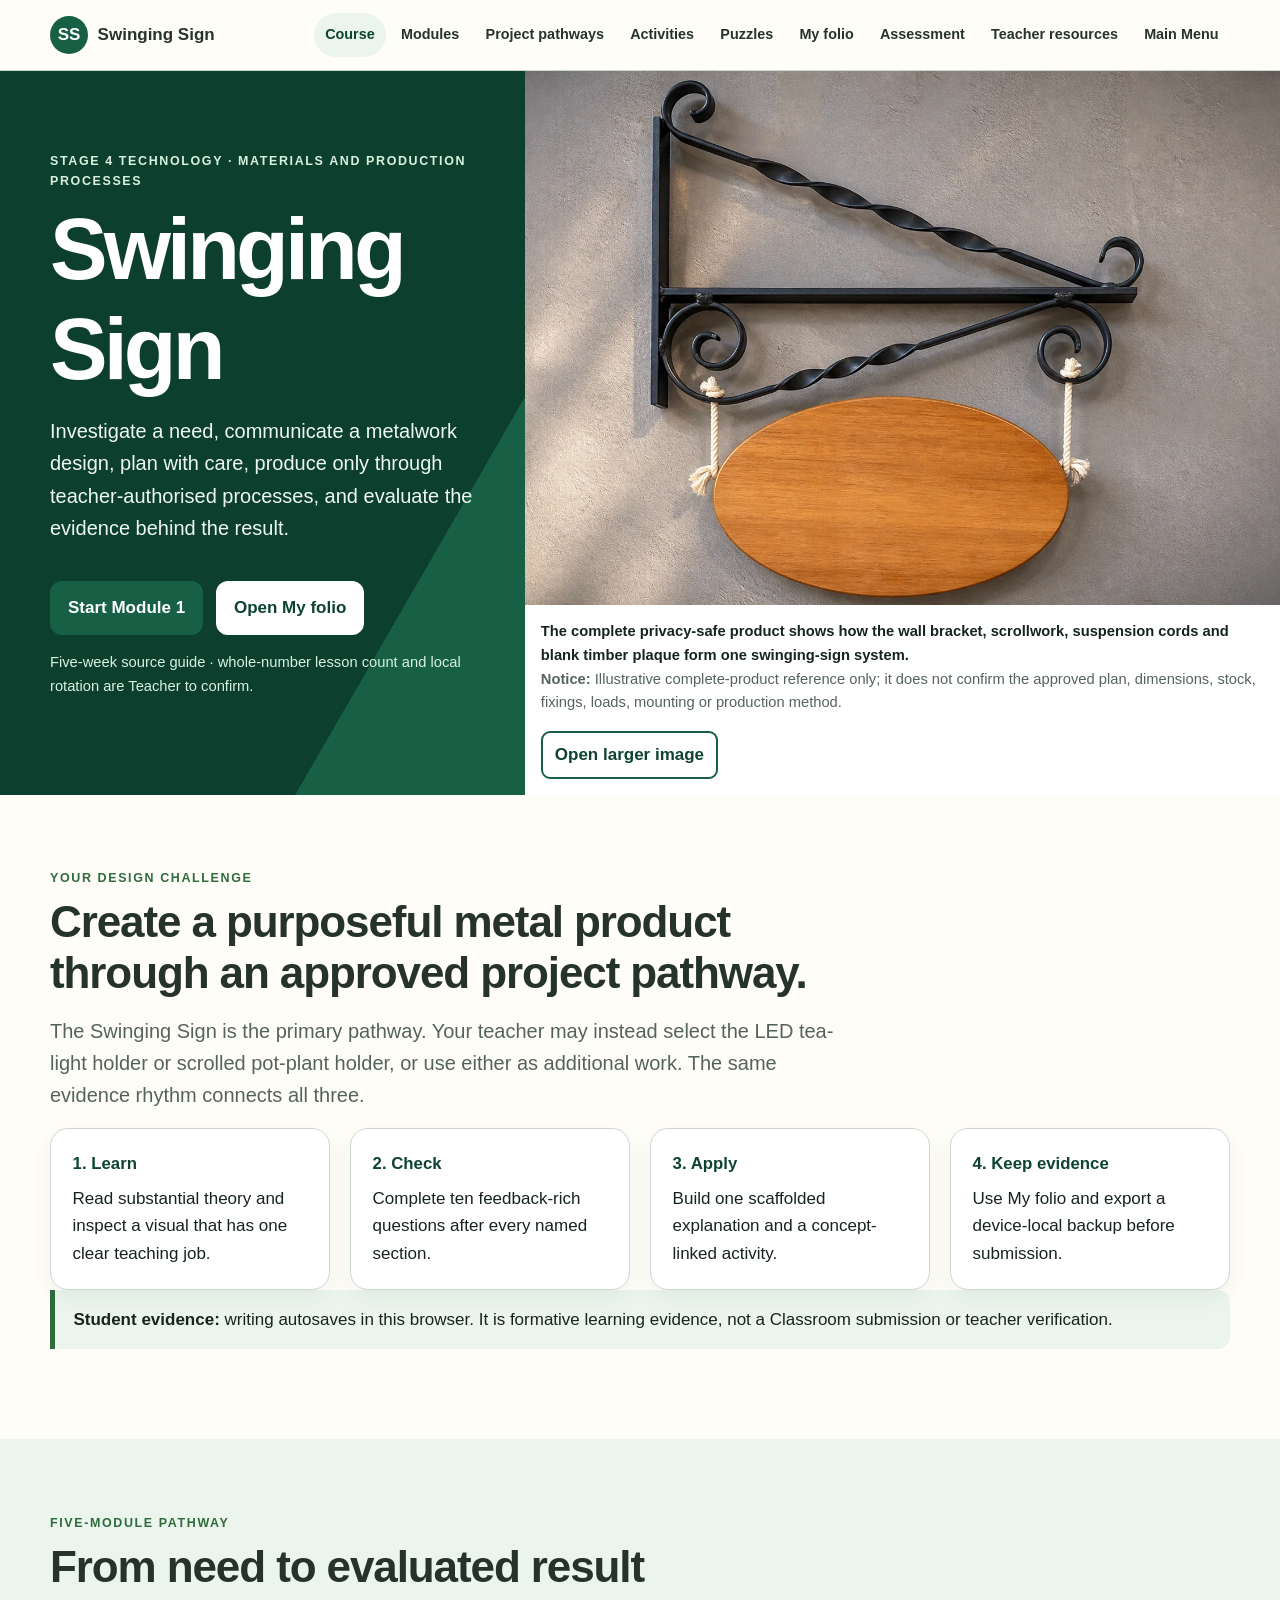
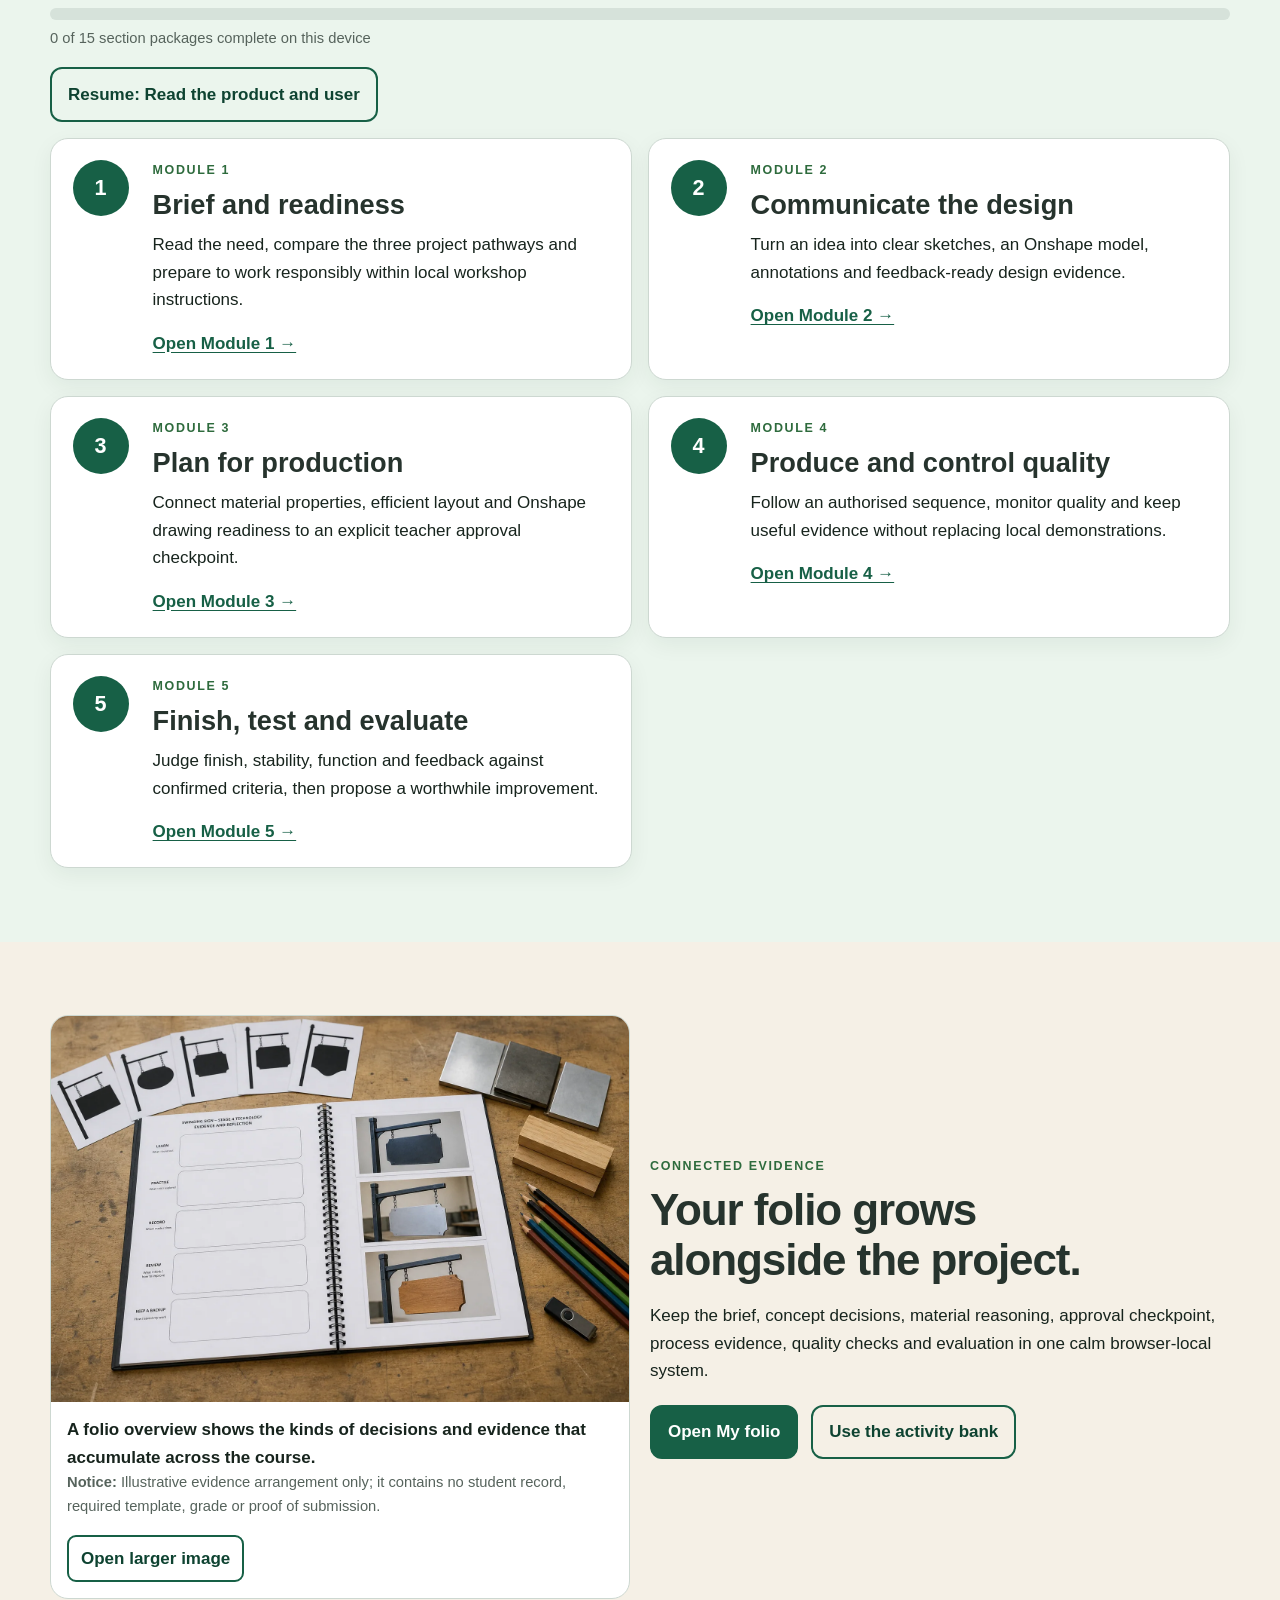
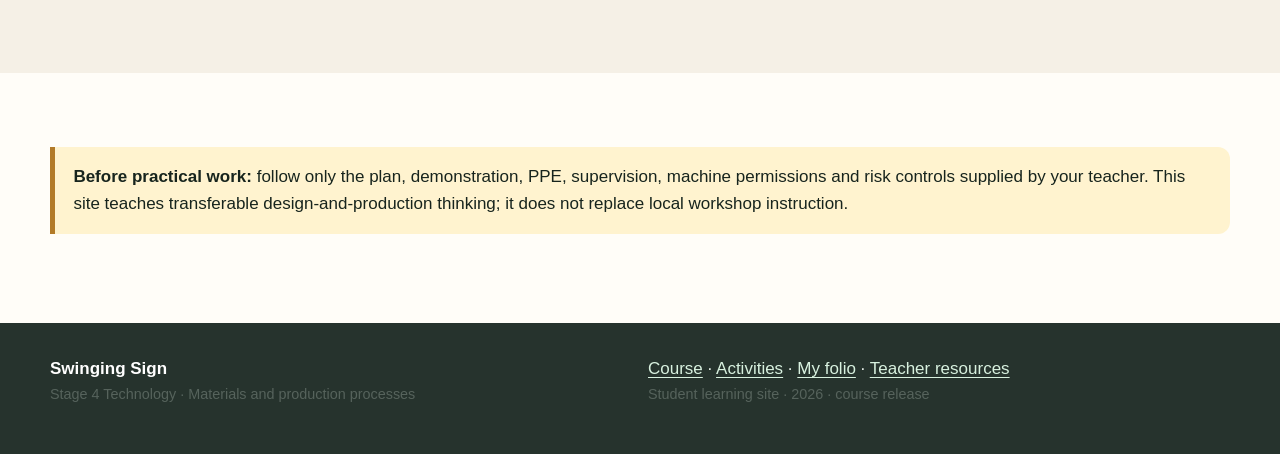
<file: index.html>
<!doctype html>
<html lang="en-AU">
<head>
  <meta charset="utf-8">
  <meta name="viewport" content="width=device-width, initial-scale=1">
  <link rel="icon" href="data:,">
  <meta name="description" content="A complete Stage 4 Technology learning course centred on the Swinging Sign project and two teacher-selected alternate pathways.">
  <title>Student course | Swinging Sign</title>
  <link rel="stylesheet" href="styles.css?v=20260901-1">
  <link rel="preload" as="image" href="assets/swinging-sign-hero-privacy-safe.webp?v=20260901-1">
</head>
<body>

<a class="skip-link" href="#main">Skip to main content</a>
<header class="site-header">
  <div class="nav-wrap">
    <a class="brand" href="index.html"><span class="brand-mark" aria-hidden="true">SS</span><span>Swinging Sign</span></a>
    <button class="nav-toggle" type="button" aria-expanded="false" aria-controls="site-nav">Menu</button>
    <nav class="site-nav" id="site-nav" aria-label="Main navigation"><a aria-current="page" href="index.html">Course</a><a href="index.html#modules">Modules</a><a href="project-pathways.html">Project pathways</a><a href="activities.html">Activities</a><a href="puzzles.html">Puzzles</a><a href="folio.html">My folio</a><a href="assessment.html">Assessment</a><a href="teacher-resources.html">Teacher resources</a><a href="https://stevencowell.github.io/Main-Page/">Main Menu</a></nav>
  </div>
</header>
<main id="main">
  <section class="course-hero"><div class="course-hero__inner"><div class="course-hero__copy"><p class="eyebrow">Stage 4 Technology · Materials and production processes</p><h1>Swinging Sign</h1><p class="lede">Investigate a need, communicate a metalwork design, plan with care, produce only through teacher-authorised processes, and evaluate the evidence behind the result.</p><div class="actions"><a class="button" href="modules/module-01.html">Start Module 1</a><a class="button secondary" href="folio.html">Open My folio</a></div><p class="hero-note">Five-week source guide · whole-number lesson count and local rotation are Teacher to confirm.</p></div><figure class="course-hero__image"><img src="assets/swinging-sign-hero-privacy-safe.webp?v=20260901-1" alt="A complete, privacy-safe Swinging Sign with a black scrollwork metal wall bracket, two white suspension cords and a blank oval timber plaque."><div class="visual-meta visual-meta--compact"><figcaption>The complete privacy-safe product shows how the wall bracket, scrollwork, suspension cords and blank timber plaque form one swinging-sign system.</figcaption><p class="notice"><strong>Notice:</strong> Illustrative complete-product reference only; it does not confirm the approved plan, dimensions, stock, fixings, loads, mounting or production method.</p><button class="open-larger" type="button" data-image-open data-image-src="assets/swinging-sign-hero-privacy-safe.webp?v=20260901-1" data-image-title="Swinging Sign complete product">Open larger image</button></div></figure></div></section>
  <section class="page-section"><div class="wrap"><p class="eyebrow">Your design challenge</p><h2>Create a purposeful metal product through an approved project pathway.</h2><p class="lede">The Swinging Sign is the primary pathway. Your teacher may instead select the LED tea-light holder or scrolled pot-plant holder, or use either as additional work. The same evidence rhythm connects all three.</p><div class="intro-grid"><article class="card routine-card"><strong>1. Learn</strong><p>Read substantial theory and inspect a visual that has one clear teaching job.</p></article><article class="card routine-card"><strong>2. Check</strong><p>Complete ten feedback-rich questions after every named section.</p></article><article class="card routine-card"><strong>3. Apply</strong><p>Build one scaffolded explanation and a concept-linked activity.</p></article><article class="card routine-card"><strong>4. Keep evidence</strong><p>Use My folio and export a device-local backup before submission.</p></article></div><p class="evidence-note"><strong>Student evidence:</strong> writing autosaves in this browser. It is formative learning evidence, not a Classroom submission or teacher verification.</p></div></section>
  <section class="page-section soft" id="modules"><div class="wrap"><p class="eyebrow">Five-module pathway</p><h2>From need to evaluated result</h2><div class="progress-shell" aria-hidden="true"><div class="progress-bar" data-course-progress></div></div><p class="progress-copy" data-course-progress-text></p><p><a class="button secondary" data-course-resume href="modules/module-01.html">Resume your next section</a></p><div class="module-grid"><article class="card module-card"><div class="module-number">1</div><div><p class="eyebrow">Module 1</p><h3>Brief and readiness</h3><p>Read the need, compare the three project pathways and prepare to work responsibly within local workshop instructions.</p><a href="modules/module-01.html">Open Module 1 →</a></div></article><article class="card module-card"><div class="module-number">2</div><div><p class="eyebrow">Module 2</p><h3>Communicate the design</h3><p>Turn an idea into clear sketches, an Onshape model, annotations and feedback-ready design evidence.</p><a href="modules/module-02.html">Open Module 2 →</a></div></article><article class="card module-card"><div class="module-number">3</div><div><p class="eyebrow">Module 3</p><h3>Plan for production</h3><p>Connect material properties, efficient layout and Onshape drawing readiness to an explicit teacher approval checkpoint.</p><a href="modules/module-03.html">Open Module 3 →</a></div></article><article class="card module-card"><div class="module-number">4</div><div><p class="eyebrow">Module 4</p><h3>Produce and control quality</h3><p>Follow an authorised sequence, monitor quality and keep useful evidence without replacing local demonstrations.</p><a href="modules/module-04.html">Open Module 4 →</a></div></article><article class="card module-card"><div class="module-number">5</div><div><p class="eyebrow">Module 5</p><h3>Finish, test and evaluate</h3><p>Judge finish, stability, function and feedback against confirmed criteria, then propose a worthwhile improvement.</p><a href="modules/module-05.html">Open Module 5 →</a></div></article></div></div></section>
  <section class="page-section sand"><div class="wrap feature-grid"><figure class="feature-visual"><img src="assets/teaching/folio-evidence-overview.webp" alt="Open Swinging Sign evidence folio with blank response spaces, progress photographs, materials and a backup drive"><div class="visual-meta"><figcaption>A folio overview shows the kinds of decisions and evidence that accumulate across the course.</figcaption><p class="notice"><strong>Notice:</strong> Illustrative evidence arrangement only; it contains no student record, required template, grade or proof of submission.</p><button class="open-larger" type="button" data-image-open data-image-src="assets/teaching/folio-evidence-overview.webp" data-image-title="Connected Swinging Sign folio evidence">Open larger image</button></div></figure><div><p class="eyebrow">Connected evidence</p><h2>Your folio grows alongside the project.</h2><p>Keep the brief, concept decisions, material reasoning, approval checkpoint, process evidence, quality checks and evaluation in one calm browser-local system.</p><div class="actions"><a class="button" href="folio.html">Open My folio</a><a class="button secondary" href="activities.html">Use the activity bank</a></div></div></section>
  <section class="page-section"><div class="wrap"><p class="teacher-confirm"><strong>Before practical work:</strong> follow only the plan, demonstration, PPE, supervision, machine permissions and risk controls supplied by your teacher. This site teaches transferable design-and-production thinking; it does not replace local workshop instruction.</p></div></section>
</main><footer class="footer"><div class="wrap footer-grid"><div><strong>Swinging Sign</strong><p class="fine">Stage 4 Technology · Materials and production processes</p></div><div><a href="index.html">Course</a> · <a href="activities.html">Activities</a> · <a href="folio.html">My folio</a> · <a href="teacher-resources.html">Teacher resources</a><p class="fine">Student learning site · <span data-year></span> · course release</p></div></div></footer>
<script src="course-map.js"></script><script src="shared.js?v=20260831-1"></script>
</body></html>
</file>
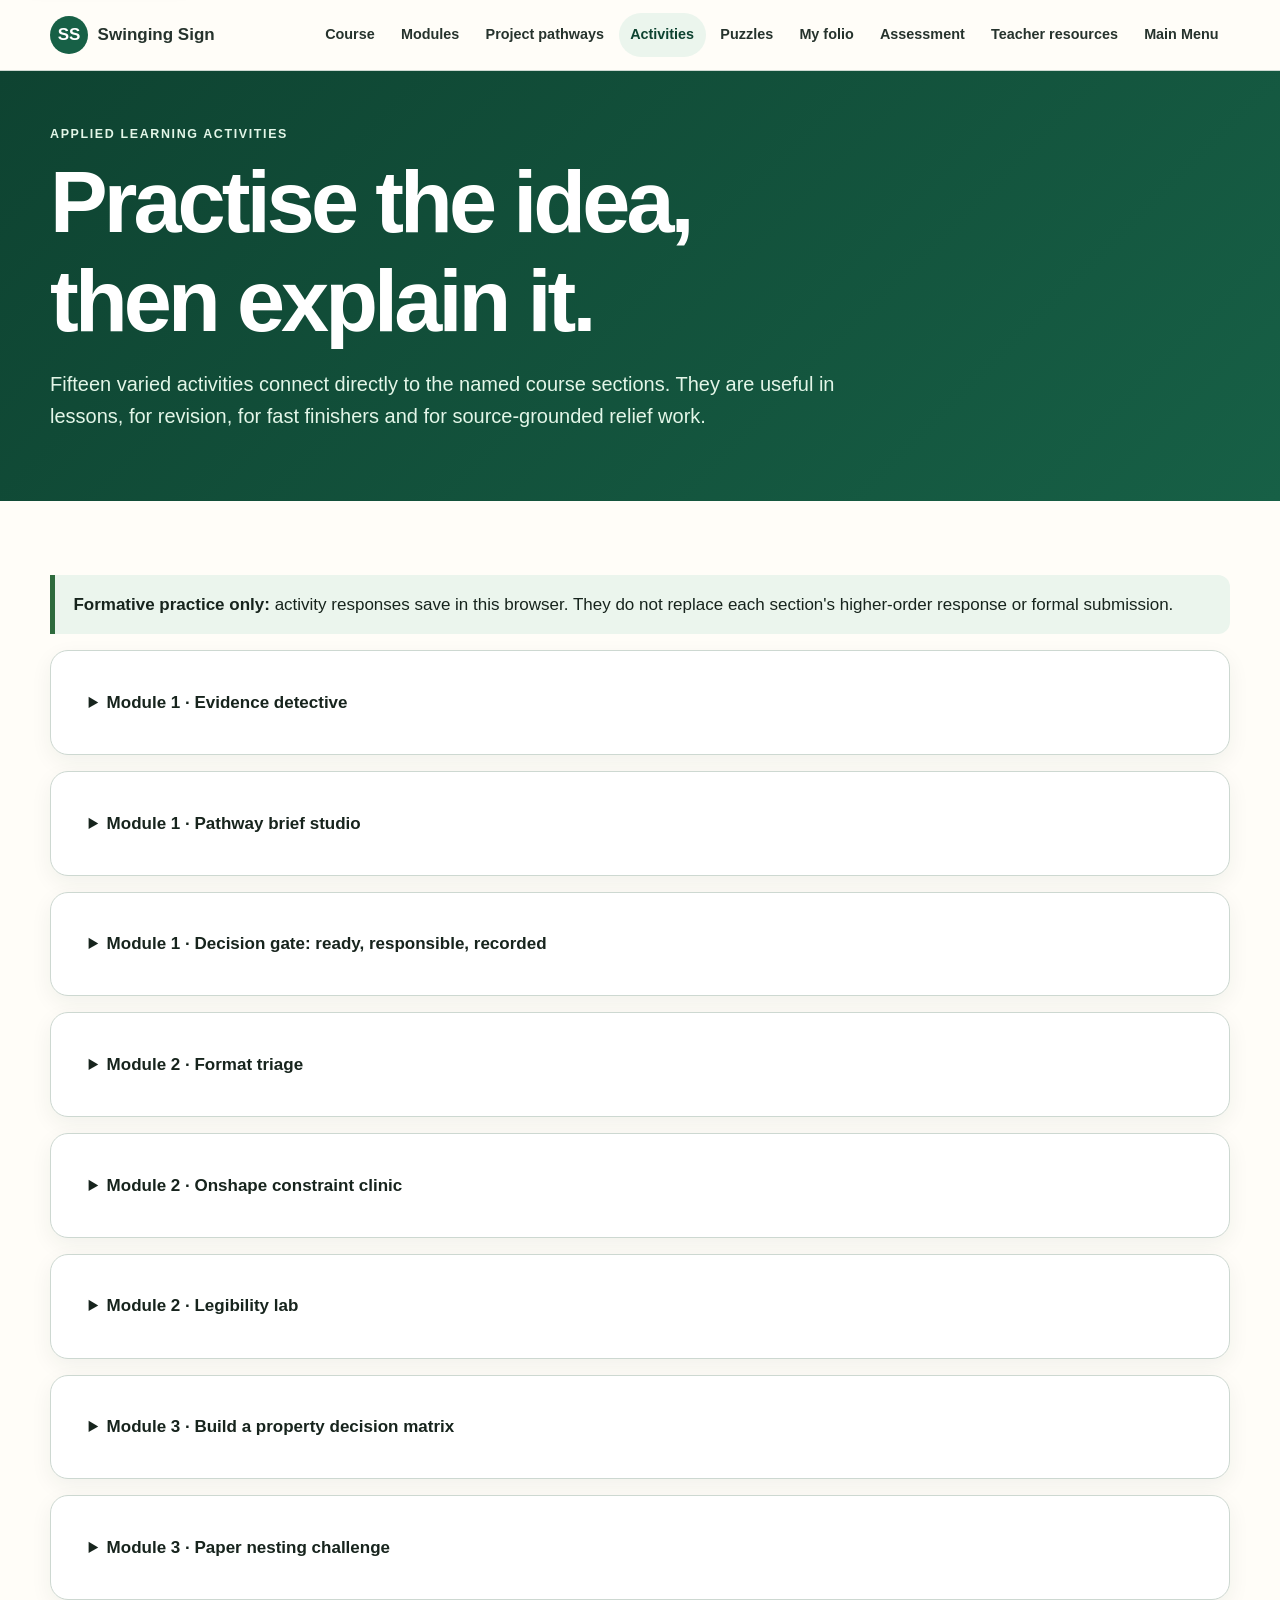
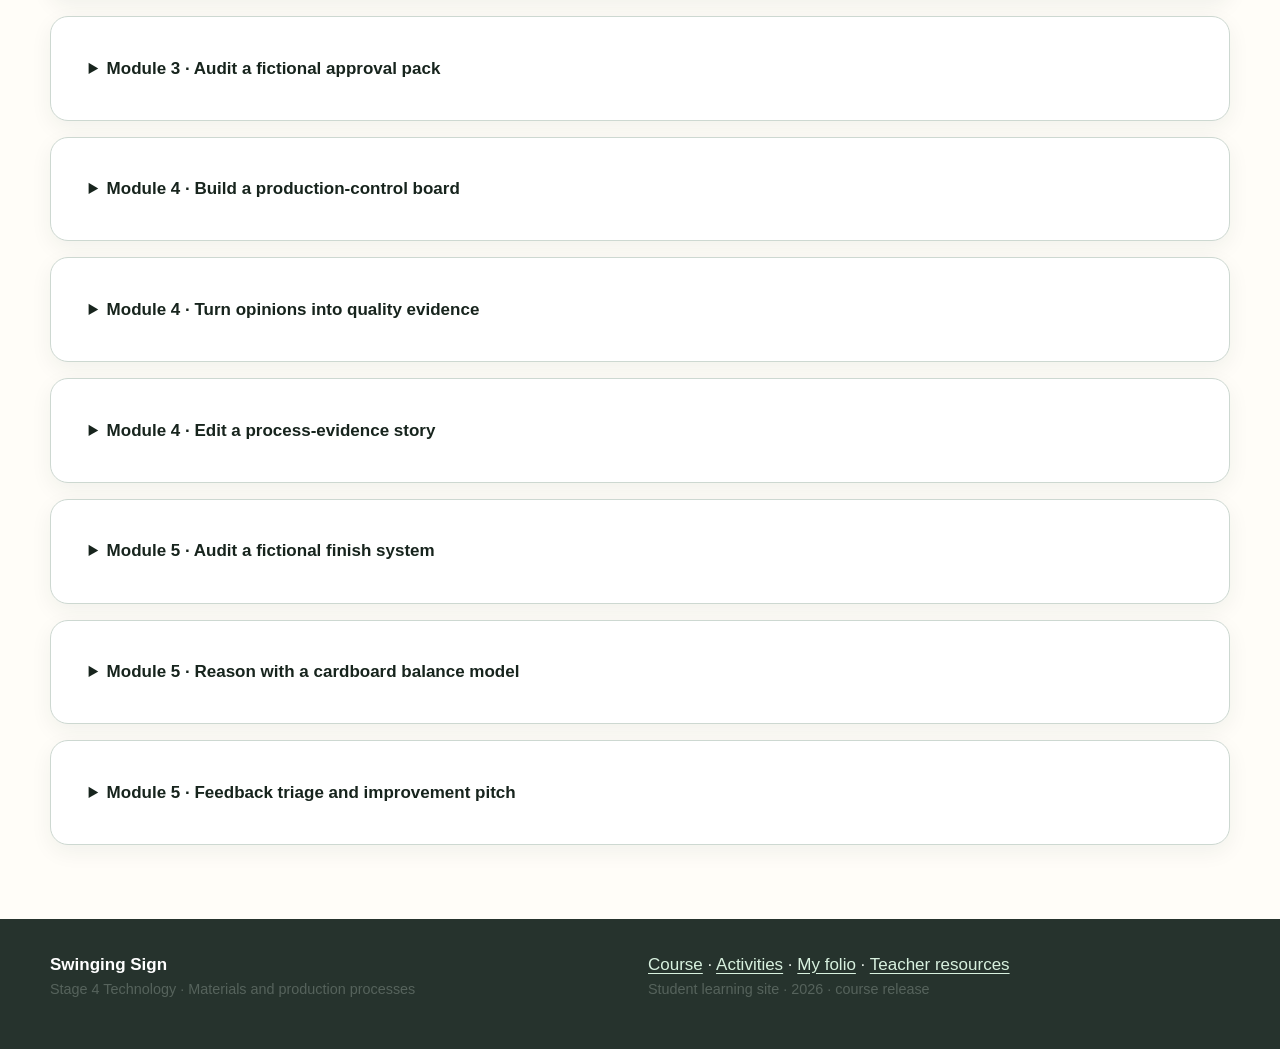
<file: activities.html>
<!doctype html>
<html lang="en-AU">
<head>
  <meta charset="utf-8">
  <meta name="viewport" content="width=device-width, initial-scale=1">
  <link rel="icon" href="data:,">
  <meta name="description" content="Fifteen concept-linked activities for revision, lesson practice, fast finishers and relief lessons.">
  <title>Applied Learning Activities | Swinging Sign</title>
  <link rel="stylesheet" href="styles.css?v=20260901-1">
  
</head>
<body>
<a class="skip-link" href="#main">Skip to main content</a>
<header class="site-header">
  <div class="nav-wrap">
    <a class="brand" href="index.html"><span class="brand-mark" aria-hidden="true">SS</span><span>Swinging Sign</span></a>
    <button class="nav-toggle" type="button" aria-expanded="false" aria-controls="site-nav">Menu</button>
    <nav class="site-nav" id="site-nav" aria-label="Main navigation"><a href="index.html">Course</a><a href="index.html#modules">Modules</a><a href="project-pathways.html">Project pathways</a><a aria-current="page" href="activities.html">Activities</a><a href="puzzles.html">Puzzles</a><a href="folio.html">My folio</a><a href="assessment.html">Assessment</a><a href="teacher-resources.html">Teacher resources</a><a href="https://stevencowell.github.io/Main-Page/">Main Menu</a></nav>
  </div>
</header><main id="main"><section class="page-hero"><div class="wrap"><p class="eyebrow">Applied Learning Activities</p><h1>Practise the idea, then explain it.</h1><p class="lede">Fifteen varied activities connect directly to the named course sections. They are useful in lessons, for revision, for fast finishers and for source-grounded relief work.</p></div></section><section class="page-section"><div class="wrap"><p class="evidence-note"><strong>Formative practice only:</strong> activity responses save in this browser. They do not replace each section's higher-order response or formal submission.</p><div class="activity-bank"><details class="card activity-card" id="ala-m01s01-evidence-detective"><summary>Module 1 · Evidence detective</summary><div class="activity-body"><p><span class="status-pill">Evidence sort</span></p><p>Observation, inference, purpose and product analysis</p><h3>What to do</h3><ul><li>Prepare: One teacher-approved product photograph, Four sticky notes or a digital note space</li><li>Write two observation notes using only visible evidence.</li><li>Write one interpretation note that connects a feature to a likely user need.</li><li>Write one confirmation question about an unknown practical detail.</li><li>Swap with a partner and check whether every claim is labelled accurately.</li></ul><p><strong>Evidence to keep:</strong> A four-note evidence set plus a revised product-analysis sentence.</p><p class="low-tech"><strong>Printable / low-tech:</strong> complete the same task on paper, then photograph or summarise the result in My folio.</p><label for="response-ala-m01s01-evidence-detective"><strong>Formative practice response</strong></label><textarea class="activity-response" id="response-ala-m01s01-evidence-detective" data-local-key="tas:stage4-swinging-sign:activity:ala-m01s01-evidence-detective:v1" placeholder="Record the activity evidence or explain your reasoning here."></textarea><div class="package-actions"><button type="button" data-reset-local="response-ala-m01s01-evidence-detective">Reset only this response</button><button type="button" onclick="window.print()">Print activity bank</button></div><p class="teacher-confirm"><strong>Boundary:</strong> Use only teacher-approved images. The activity does not authorise measurement, dismantling or practical testing.</p><p><a href="modules/module-01.html#m01s01-read-the-product-and-user">Return to the connected section →</a></p></div></details><details class="card activity-card" id="ala-m01s02-pathway-brief-studio"><summary>Module 1 · Pathway brief studio</summary><div class="activity-body"><p><span class="status-pill">Criteria ranking</span></p><p>Briefs, criteria, constraints and trade-offs</p><h3>What to do</h3><ul><li>Prepare: Three project reference images, Brief-and-boundaries template</li><li>Choose the pathway your teacher has nominated, or use one as a planning scenario.</li><li>Write a two-sentence brief naming user, need and intended response.</li><li>Add three testable criteria and a separate list of confirmation questions.</li><li>Circle the highest-priority criterion and explain one likely trade-off.</li></ul><p><strong>Evidence to keep:</strong> A source-safe brief with labelled criteria, confirmation questions and a trade-off explanation.</p><p class="low-tech"><strong>Printable / low-tech:</strong> complete the same task on paper, then photograph or summarise the result in My folio.</p><label for="response-ala-m01s02-pathway-brief-studio"><strong>Formative practice response</strong></label><textarea class="activity-response" id="response-ala-m01s02-pathway-brief-studio" data-local-key="tas:stage4-swinging-sign:activity:ala-m01s02-pathway-brief-studio:v1" placeholder="Record the activity evidence or explain your reasoning here."></textarea><div class="package-actions"><button type="button" data-reset-local="response-ala-m01s02-pathway-brief-studio">Reset only this response</button><button type="button" onclick="window.print()">Print activity bank</button></div><p class="teacher-confirm"><strong>Boundary:</strong> The activity compares design thinking only. Your teacher supplies the approved project plan and practical constraints.</p><p><a href="modules/module-01.html#m01s02-criteria-constraints-and-project-pathways">Return to the connected section →</a></p></div></details><details class="card activity-card" id="ala-m01s03-decision-gate"><summary>Module 1 · Decision gate: ready, responsible, recorded</summary><div class="activity-body"><p><span class="status-pill">Risk-and-resource scan</span></p><p>Readiness checks and life-cycle reasoning</p><h3>What to do</h3><ul><li>Prepare: Teacher-provided planning scenarios, Three-column decision sheet</li><li>For each scenario, identify the confirmed information, the missing information and the next responsible action.</li><li>Add one possible life-cycle effect to each scenario.</li><li>Choose one scenario and improve the proposed decision.</li><li>Record the evidence you would need before saying the improvement worked.</li></ul><p><strong>Evidence to keep:</strong> A completed decision sheet and one justified revised decision.</p><p class="low-tech"><strong>Printable / low-tech:</strong> complete the same task on paper, then photograph or summarise the result in My folio.</p><label for="response-ala-m01s03-decision-gate"><strong>Formative practice response</strong></label><textarea class="activity-response" id="response-ala-m01s03-decision-gate" data-local-key="tas:stage4-swinging-sign:activity:ala-m01s03-decision-gate:v1" placeholder="Record the activity evidence or explain your reasoning here."></textarea><div class="package-actions"><button type="button" data-reset-local="response-ala-m01s03-decision-gate">Reset only this response</button><button type="button" onclick="window.print()">Print activity bank</button></div><p class="teacher-confirm"><strong>Boundary:</strong> This is a paper or digital planning activity. It does not authorise any practical action or replace local safety instruction.</p><p><a href="modules/module-01.html#m01s03-workshop-readiness-and-sustainability">Return to the connected section →</a></p></div></details><details class="card activity-card" id="ala-m02s01-format-triage"><summary>Module 2 · Format triage</summary><div class="activity-body"><p><span class="status-pill">Visual comparison</span></p><p>Vector, bitmap, scaling and tracing</p><h3>What to do</h3><ul><li>Prepare: Teacher-provided image samples, Format decision cards</li><li>Sort the samples into likely vector, likely bitmap and needs more evidence.</li><li>For each choice, name one visible clue and one suitable use.</li><li>Select one bitmap sample and predict two issues an automatic trace might create.</li><li>Write a source-permission question before proposing any reuse.</li></ul><p><strong>Evidence to keep:</strong> A completed format sort with four written justifications and one tracing-risk note.</p><p class="low-tech"><strong>Printable / low-tech:</strong> complete the same task on paper, then photograph or summarise the result in My folio.</p><label for="response-ala-m02s01-format-triage"><strong>Formative practice response</strong></label><textarea class="activity-response" id="response-ala-m02s01-format-triage" data-local-key="tas:stage4-swinging-sign:activity:ala-m02s01-format-triage:v1" placeholder="Record the activity evidence or explain your reasoning here."></textarea><div class="package-actions"><button type="button" data-reset-local="response-ala-m02s01-format-triage">Reset only this response</button><button type="button" onclick="window.print()">Print activity bank</button></div><p class="teacher-confirm"><strong>Boundary:</strong> Use only teacher-approved files. No file is considered production-ready until the teacher reviews it.</p><p><a href="modules/module-02.html#m02s01-vector-and-bitmap">Return to the connected section →</a></p></div></details><details class="card activity-card" id="ala-m02s02-path-clinic"><summary>Module 2 · Onshape constraint clinic</summary><div class="activity-body"><p><span class="status-pill">Constraint check</span></p><p>Sketch planes, dimensions, constraints, features and reviewable versions</p><h3>What to do</h3><ul><li>Prepare: Teacher-provided Onshape practice document or annotated stills, Constraint-clinic observation sheet</li><li>Identify the sketch plane and one item of geometry that can still move.</li><li>Predict a purposeful dimension or geometric constraint and explain the intended relationship before applying it.</li><li>Check the sketch feedback, then trace how the sketch connects to the basic feature.</li><li>Save or describe a new version and write two points for teacher review.</li></ul><p><strong>Evidence to keep:</strong> A labelled sketch-state check, two constraint or dimension justifications, a sketch-to-feature explanation and a version note.</p><p class="low-tech"><strong>Printable / low-tech:</strong> complete the same task on paper, then photograph or summarise the result in My folio.</p><label for="response-ala-m02s02-path-clinic"><strong>Formative practice response</strong></label><textarea class="activity-response" id="response-ala-m02s02-path-clinic" data-local-key="tas:stage4-swinging-sign:activity:ala-m02s02-path-clinic:v1" placeholder="Record the activity evidence or explain your reasoning here."></textarea><div class="package-actions"><button type="button" data-reset-local="response-ala-m02s02-path-clinic">Reset only this response</button><button type="button" onclick="window.print()">Print activity bank</button></div><p class="teacher-confirm"><strong>Boundary:</strong> Use only the teacher-supplied Onshape document, dimensions, class folder and sharing instructions. Do not export or send a file to equipment.</p><p><a href="modules/module-02.html#m02s02-inkscape-tools-and-paths">Return to the connected section →</a></p></div></details><details class="card activity-card" id="ala-m02s03-legibility-lab"><summary>Module 2 · Legibility lab</summary><div class="activity-body"><p><span class="status-pill">Peer-review protocol</span></p><p>Hierarchy, annotation, peer review and controlled revision</p><h3>What to do</h3><ul><li>Prepare: Two teacher-provided sign concepts, Brief viewing cards, Feedback slips</li><li>Run the same brief-viewing check on both concepts and record what you noticed first, second and third.</li><li>Identify one legibility strength and one issue using visible evidence.</li><li>Write a notice-connect-suggest comment for one designer.</li><li>Propose one controlled revision and a feature-reason-effect annotation.</li></ul><p><strong>Evidence to keep:</strong> A reading-order record, one criteria-based feedback slip and one annotated revision proposal.</p><p class="low-tech"><strong>Printable / low-tech:</strong> complete the same task on paper, then photograph or summarise the result in My folio.</p><label for="response-ala-m02s03-legibility-lab"><strong>Formative practice response</strong></label><textarea class="activity-response" id="response-ala-m02s03-legibility-lab" data-local-key="tas:stage4-swinging-sign:activity:ala-m02s03-legibility-lab:v1" placeholder="Record the activity evidence or explain your reasoning here."></textarea><div class="package-actions"><button type="button" data-reset-local="response-ala-m02s03-legibility-lab">Reset only this response</button><button type="button" onclick="window.print()">Print activity bank</button></div><p class="teacher-confirm"><strong>Boundary:</strong> This activity reviews communication only. Any practical implication of a design change requires teacher confirmation.</p><p><a href="modules/module-02.html#m02s03-legibility-annotation-and-peer-review">Return to the connected section →</a></p></div></details><details class="card activity-card" id="ala-m03s01-property-decision-matrix"><summary>Module 3 · Build a property decision matrix</summary><div class="activity-body"><p><span class="status-pill">Decision matrix</span></p><p>Rehearse evidence-based selection before the higher-order response.</p><h3>What to do</h3><ul><li>Choose one project pathway. Create a matrix with three confirmed needs, the properties that should be investigated, evidence available for each teacher-approved option and one unknown that must be checked. Finish with a two-sentence provisional recommendation.</li></ul><p><strong>Evidence to keep:</strong> Completed matrix and provisional recommendation.</p><p class="low-tech"><strong>Printable / low-tech:</strong> complete the same task on paper, then photograph or summarise the result in My folio.</p><label for="response-ala-m03s01-property-decision-matrix"><strong>Formative practice response</strong></label><textarea class="activity-response" id="response-ala-m03s01-property-decision-matrix" data-local-key="tas:stage4-swinging-sign:activity:ala-m03s01-property-decision-matrix:v1" placeholder="Record the activity evidence or explain your reasoning here."></textarea><div class="package-actions"><button type="button" data-reset-local="response-ala-m03s01-property-decision-matrix">Reset only this response</button><button type="button" onclick="window.print()">Print activity bank</button></div><p class="teacher-confirm"><strong>Boundary:</strong> Do not add dimensions, grades, thicknesses, loads or processes unless they appear in the approved local project information.</p><p><a href="modules/module-03.html#m03s01-material-properties-and-selection">Return to the connected section →</a></p></div></details><details class="card activity-card" id="ala-m03s02-paper-nesting-challenge"><summary>Module 3 · Paper nesting challenge</summary><div class="activity-body"><p><span class="status-pill">Nesting challenge</span></p><p>Practise layout and resource-efficiency reasoning without using workshop equipment.</p><h3>What to do</h3><ul><li>Arrange a teacher-provided set of paper shapes on a printed grid in two different ways. Record coverage, circle any connected useful offcut area and annotate one communication advantage and one limitation for each arrangement.</li></ul><p><strong>Evidence to keep:</strong> Two annotated paper layouts and a short comparison.</p><p class="low-tech"><strong>Printable / low-tech:</strong> complete the same task on paper, then photograph or summarise the result in My folio.</p><label for="response-ala-m03s02-paper-nesting-challenge"><strong>Formative practice response</strong></label><textarea class="activity-response" id="response-ala-m03s02-paper-nesting-challenge" data-local-key="tas:stage4-swinging-sign:activity:ala-m03s02-paper-nesting-challenge:v1" placeholder="Record the activity evidence or explain your reasoning here."></textarea><div class="package-actions"><button type="button" data-reset-local="response-ala-m03s02-paper-nesting-challenge">Reset only this response</button><button type="button" onclick="window.print()">Print activity bank</button></div><p class="teacher-confirm"><strong>Boundary:</strong> This is a paper planning model. It does not establish project spacing, edge allowances or machine settings.</p><p><a href="modules/module-03.html#m03s02-measurement-layout-and-resource-efficiency">Return to the connected section →</a></p></div></details><details class="card activity-card" id="ala-m03s03-approval-pack-audit"><summary>Module 3 · Audit a fictional approval pack</summary><div class="activity-body"><p><span class="status-pill">Approval-gate case</span></p><p>Practise readiness checking without exporting or operating a production file.</p><h3>What to do</h3><ul><li>Examine teacher-provided fictional cards for an Onshape drawing preview, version record, criteria check, layout and mounting proposal. Sort them into present, unclear and missing, then write the three questions that should be resolved at the hold point.</li></ul><p><strong>Evidence to keep:</strong> Completed Onshape drawing-and-approval audit and three review questions.</p><p class="low-tech"><strong>Printable / low-tech:</strong> complete the same task on paper, then photograph or summarise the result in My folio.</p><label for="response-ala-m03s03-approval-pack-audit"><strong>Formative practice response</strong></label><textarea class="activity-response" id="response-ala-m03s03-approval-pack-audit" data-local-key="tas:stage4-swinging-sign:activity:ala-m03s03-approval-pack-audit:v1" placeholder="Record the activity evidence or explain your reasoning here."></textarea><div class="package-actions"><button type="button" data-reset-local="response-ala-m03s03-approval-pack-audit">Reset only this response</button><button type="button" onclick="window.print()">Print activity bank</button></div><p class="teacher-confirm"><strong>Boundary:</strong> This activity does not certify a file or authorise any practical process.</p><p><a href="modules/module-03.html#m03s03-files-mounting-and-teacher-approval">Return to the connected section →</a></p></div></details><details class="card activity-card" id="ala-m04s01-production-control-board"><summary>Module 4 · Build a production-control board</summary><div class="activity-body"><p><span class="status-pill">Sequence cards</span></p><p>Make sequence, roles and hold points visible before practical work.</p><h3>What to do</h3><ul><li>Arrange broad stage cards for a fictional product, draw dependency arrows, place at least three hold-point markers and label who prepares evidence, who checks and who authorises. Add one change scenario and show where the sequence pauses.</li></ul><p><strong>Evidence to keep:</strong> Annotated control board and one paragraph explaining the most important hold point.</p><p class="low-tech"><strong>Printable / low-tech:</strong> complete the same task on paper, then photograph or summarise the result in My folio.</p><label for="response-ala-m04s01-production-control-board"><strong>Formative practice response</strong></label><textarea class="activity-response" id="response-ala-m04s01-production-control-board" data-local-key="tas:stage4-swinging-sign:activity:ala-m04s01-production-control-board:v1" placeholder="Record the activity evidence or explain your reasoning here."></textarea><div class="package-actions"><button type="button" data-reset-local="response-ala-m04s01-production-control-board">Reset only this response</button><button type="button" onclick="window.print()">Print activity bank</button></div><p class="teacher-confirm"><strong>Boundary:</strong> Use broad planning language only; do not add machine settings, operating steps or unconfirmed safety rules.</p><p><a href="modules/module-04.html#m04s01-production-sequence-and-authorisation">Return to the connected section →</a></p></div></details><details class="card activity-card" id="ala-m04s02-quality-language-clinic"><summary>Module 4 · Turn opinions into quality evidence</summary><div class="activity-body"><p><span class="status-pill">Quality classification</span></p><p>Practise precise inspection language before recording real project evidence.</p><h3>What to do</h3><ul><li>Rewrite six vague comments about fictional sample images into notes that state observed condition, location, affected criterion and decision required. Pair-check each note against the approved reference description.</li></ul><p><strong>Evidence to keep:</strong> Six rewritten inspection notes and one peer revision.</p><p class="low-tech"><strong>Printable / low-tech:</strong> complete the same task on paper, then photograph or summarise the result in My folio.</p><label for="response-ala-m04s02-quality-language-clinic"><strong>Formative practice response</strong></label><textarea class="activity-response" id="response-ala-m04s02-quality-language-clinic" data-local-key="tas:stage4-swinging-sign:activity:ala-m04s02-quality-language-clinic:v1" placeholder="Record the activity evidence or explain your reasoning here."></textarea><div class="package-actions"><button type="button" data-reset-local="response-ala-m04s02-quality-language-clinic">Reset only this response</button><button type="button" onclick="window.print()">Print activity bank</button></div><p class="teacher-confirm"><strong>Boundary:</strong> Use provided images only. Do not touch or test actual edges as part of this activity.</p><p><a href="modules/module-04.html#m04s02-edges-finishing-and-quality">Return to the connected section →</a></p></div></details><details class="card activity-card" id="ala-m04s03-evidence-editor"><summary>Module 4 · Edit a process-evidence story</summary><div class="activity-body"><p><span class="status-pill">Offcut triage</span></p><p>Select evidence for decision-making rather than collecting images as decoration.</p><h3>What to do</h3><ul><li>From a teacher-provided fictional set of twelve privacy-safe images and notes, select five that best connect plan, approval, result, quality and offcut decision. Write a precise caption for each and one future improvement proposal.</li></ul><p><strong>Evidence to keep:</strong> Five-item evidence sequence with captions and one improvement proposal.</p><p class="low-tech"><strong>Printable / low-tech:</strong> complete the same task on paper, then photograph or summarise the result in My folio.</p><label for="response-ala-m04s03-evidence-editor"><strong>Formative practice response</strong></label><textarea class="activity-response" id="response-ala-m04s03-evidence-editor" data-local-key="tas:stage4-swinging-sign:activity:ala-m04s03-evidence-editor:v1" placeholder="Record the activity evidence or explain your reasoning here."></textarea><div class="package-actions"><button type="button" data-reset-local="response-ala-m04s03-evidence-editor">Reset only this response</button><button type="button" onclick="window.print()">Print activity bank</button></div><p class="teacher-confirm"><strong>Boundary:</strong> Do not photograph workshop people, controls or actual material unless your teacher authorises it.</p><p><a href="modules/module-04.html#m04s03-nesting-offcuts-and-process-evidence">Return to the connected section →</a></p></div></details><details class="card activity-card" id="ala-m05s01-finish-system-audit"><summary>Module 5 · Audit a fictional finish system</summary><div class="activity-body"><p><span class="status-pill">Finish evidence comparison</span></p><p>Practise compatibility and quality reasoning without using coating products.</p><h3>What to do</h3><ul><li>Review a fictional set of substrate, environment, preparation-purpose, primer and topcoat cards. Identify two supported connections, two unsupported assumptions and three questions that need product or teacher confirmation. Finish with one criteria-based inspection statement.</li></ul><p><strong>Evidence to keep:</strong> Annotated system map and inspection statement.</p><p class="low-tech"><strong>Printable / low-tech:</strong> complete the same task on paper, then photograph or summarise the result in My folio.</p><label for="response-ala-m05s01-finish-system-audit"><strong>Formative practice response</strong></label><textarea class="activity-response" id="response-ala-m05s01-finish-system-audit" data-local-key="tas:stage4-swinging-sign:activity:ala-m05s01-finish-system-audit:v1" placeholder="Record the activity evidence or explain your reasoning here."></textarea><div class="package-actions"><button type="button" data-reset-local="response-ala-m05s01-finish-system-audit">Reset only this response</button><button type="button" onclick="window.print()">Print activity bank</button></div><p class="teacher-confirm"><strong>Boundary:</strong> Cards are conceptual examples only and do not identify products or authorise practical preparation or coating.</p><p><a href="modules/module-05.html#m05s01-surface-preparation-and-coatings">Return to the connected section →</a></p></div></details><details class="card activity-card" id="ala-m05s02-cardboard-balance-model"><summary>Module 5 · Reason with a cardboard balance model</summary><div class="activity-body"><p><span class="status-pill">Systems map</span></p><p>Explore mass distribution and connection geometry without loading or installing an actual project.</p><h3>What to do</h3><ul><li>Use a teacher-provided cardboard mobile diagram or model. Predict its resting orientation, compare it with the supplied result, trace the conceptual load path and explain one change that could alter balance. List the project facts that cannot be transferred from the model.</li></ul><p><strong>Evidence to keep:</strong> Annotated model diagram, prediction and transfer-limit list.</p><p class="low-tech"><strong>Printable / low-tech:</strong> complete the same task on paper, then photograph or summarise the result in My folio.</p><label for="response-ala-m05s02-cardboard-balance-model"><strong>Formative practice response</strong></label><textarea class="activity-response" id="response-ala-m05s02-cardboard-balance-model" data-local-key="tas:stage4-swinging-sign:activity:ala-m05s02-cardboard-balance-model:v1" placeholder="Record the activity evidence or explain your reasoning here."></textarea><div class="package-actions"><button type="button" data-reset-local="response-ala-m05s02-cardboard-balance-model">Reset only this response</button><button type="button" onclick="window.print()">Print activity bank</button></div><p class="teacher-confirm"><strong>Boundary:</strong> This learning model does not authorise any actual hanging, loading, installation or use test.</p><p><a href="modules/module-05.html#m05s02-hanging-stability-and-use">Return to the connected section →</a></p></div></details><details class="card activity-card" id="ala-m05s03-feedback-triage"><summary>Module 5 · Feedback triage and improvement pitch</summary><div class="activity-body"><p><span class="status-pill">Feedback-to-improvement ladder</span></p><p>Practise deciding which feedback should influence the next iteration.</p><h3>What to do</h3><ul><li>Sort a fictional set of feedback into criterion-linked, preference-only and needs-clarification groups. Select the strongest two comments, connect each to evidence, then give a sixty-second improvement pitch naming one change, predicted benefit and future check.</li></ul><p><strong>Evidence to keep:</strong> Feedback triage table and written improvement pitch.</p><p class="low-tech"><strong>Printable / low-tech:</strong> complete the same task on paper, then photograph or summarise the result in My folio.</p><label for="response-ala-m05s03-feedback-triage"><strong>Formative practice response</strong></label><textarea class="activity-response" id="response-ala-m05s03-feedback-triage" data-local-key="tas:stage4-swinging-sign:activity:ala-m05s03-feedback-triage:v1" placeholder="Record the activity evidence or explain your reasoning here."></textarea><div class="package-actions"><button type="button" data-reset-local="response-ala-m05s03-feedback-triage">Reset only this response</button><button type="button" onclick="window.print()">Print activity bank</button></div><p class="teacher-confirm"><strong>Boundary:</strong> This is formative learning evidence. It does not create a formal mark or replace teacher assessment instructions.</p><p><a href="modules/module-05.html#m05s03-evaluate-feedback-and-improve">Return to the connected section →</a></p></div></details></div></div></section></main><footer class="footer"><div class="wrap footer-grid"><div><strong>Swinging Sign</strong><p class="fine">Stage 4 Technology · Materials and production processes</p></div><div><a href="index.html">Course</a> · <a href="activities.html">Activities</a> · <a href="folio.html">My folio</a> · <a href="teacher-resources.html">Teacher resources</a><p class="fine">Student learning site · <span data-year></span> · course release</p></div></div></footer><script src="shared.js?v=20260831-1"></script></body></html>
</file>
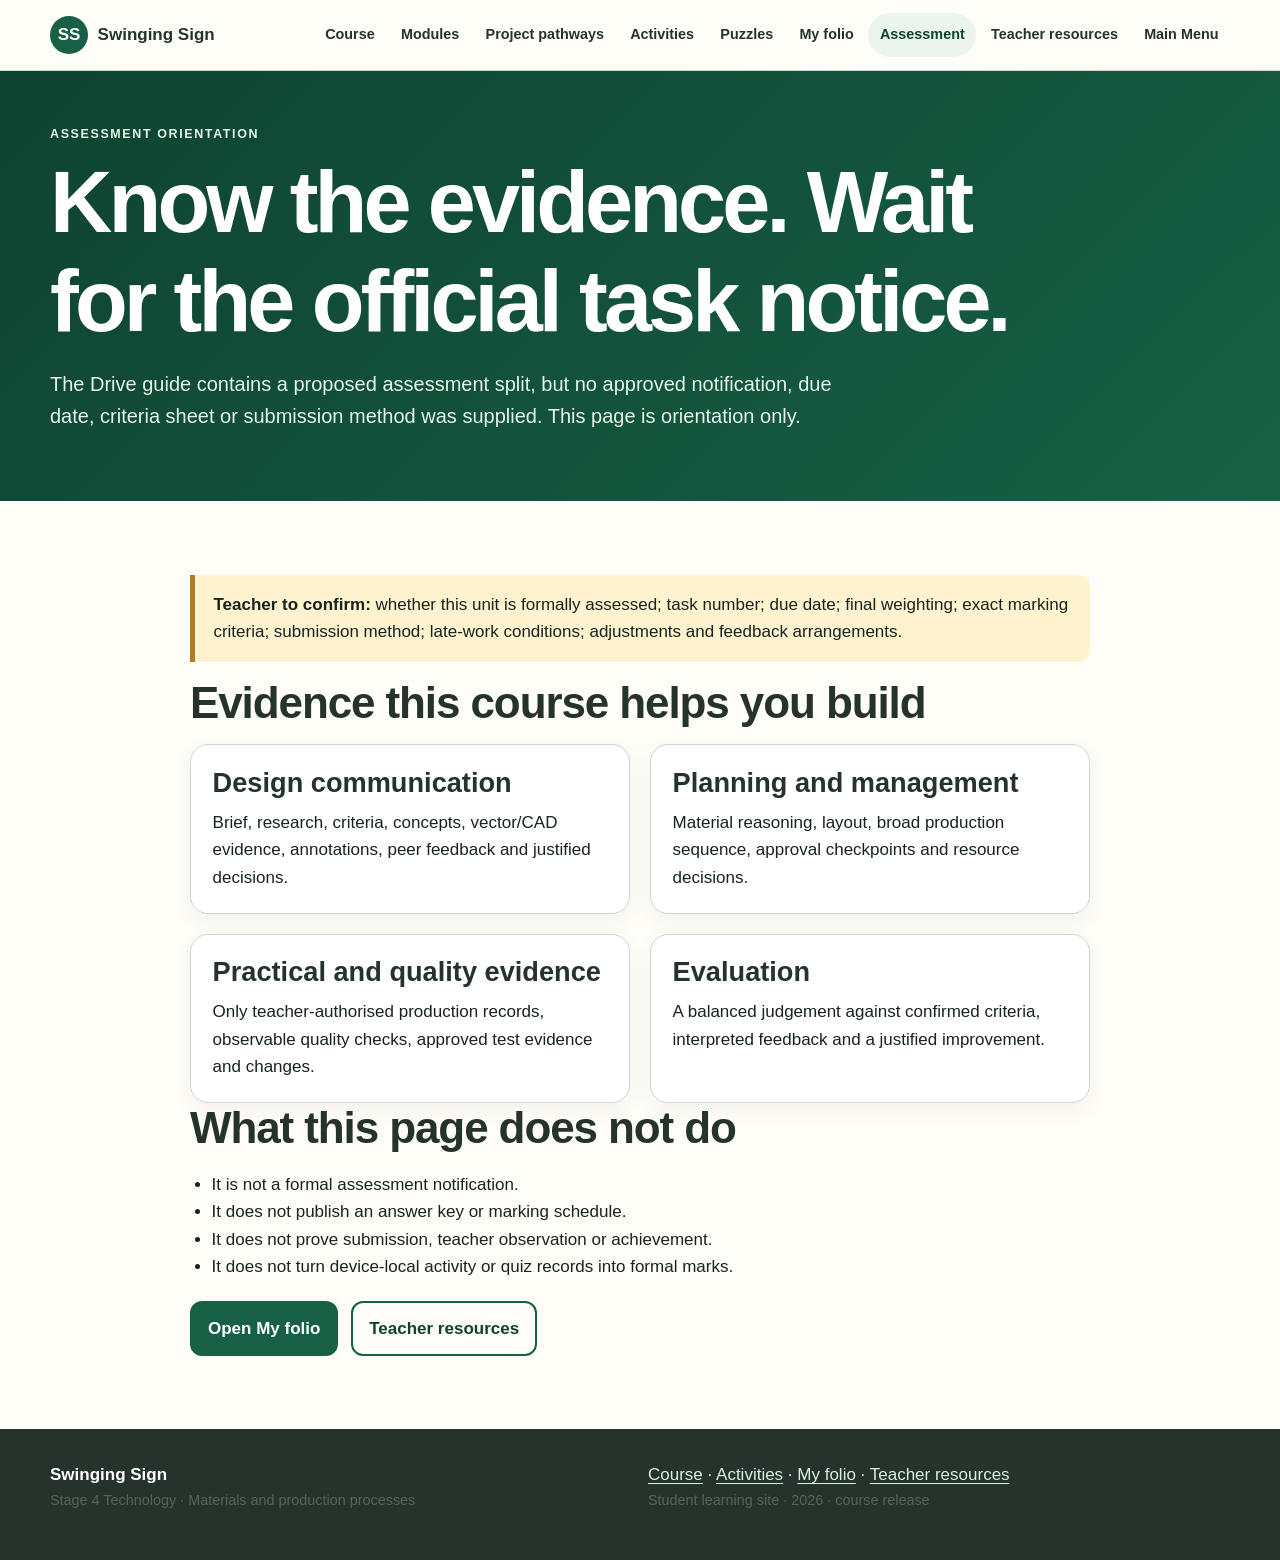
<file: assessment.html>
<!doctype html>
<html lang="en-AU">
<head>
  <meta charset="utf-8">
  <meta name="viewport" content="width=device-width, initial-scale=1">
  <link rel="icon" href="data:,">
  <meta name="description" content="Assessment orientation for the Swinging Sign unit with unresolved local details kept as Teacher to confirm.">
  <title>Assessment orientation | Swinging Sign</title>
  <link rel="stylesheet" href="styles.css?v=20260901-1">
  
</head>
<body>
<a class="skip-link" href="#main">Skip to main content</a>
<header class="site-header">
  <div class="nav-wrap">
    <a class="brand" href="index.html"><span class="brand-mark" aria-hidden="true">SS</span><span>Swinging Sign</span></a>
    <button class="nav-toggle" type="button" aria-expanded="false" aria-controls="site-nav">Menu</button>
    <nav class="site-nav" id="site-nav" aria-label="Main navigation"><a href="index.html">Course</a><a href="index.html#modules">Modules</a><a href="project-pathways.html">Project pathways</a><a href="activities.html">Activities</a><a href="puzzles.html">Puzzles</a><a href="folio.html">My folio</a><a aria-current="page" href="assessment.html">Assessment</a><a href="teacher-resources.html">Teacher resources</a><a href="https://stevencowell.github.io/Main-Page/">Main Menu</a></nav>
  </div>
</header><main id="main"><section class="page-hero"><div class="wrap"><p class="eyebrow">Assessment orientation</p><h1>Know the evidence. Wait for the official task notice.</h1><p class="lede">The Drive guide contains a proposed assessment split, but no approved notification, due date, criteria sheet or submission method was supplied. This page is orientation only.</p></div></section><section class="page-section"><div class="wrap assessment-boundary"><p class="teacher-confirm"><strong>Teacher to confirm:</strong> whether this unit is formally assessed; task number; due date; final weighting; exact marking criteria; submission method; late-work conditions; adjustments and feedback arrangements.</p><h2>Evidence this course helps you build</h2><div class="teacher-grid"><article class="card"><h3>Design communication</h3><p>Brief, research, criteria, concepts, vector/CAD evidence, annotations, peer feedback and justified decisions.</p></article><article class="card"><h3>Planning and management</h3><p>Material reasoning, layout, broad production sequence, approval checkpoints and resource decisions.</p></article><article class="card"><h3>Practical and quality evidence</h3><p>Only teacher-authorised production records, observable quality checks, approved test evidence and changes.</p></article><article class="card"><h3>Evaluation</h3><p>A balanced judgement against confirmed criteria, interpreted feedback and a justified improvement.</p></article></div><h2>What this page does not do</h2><ul><li>It is not a formal assessment notification.</li><li>It does not publish an answer key or marking schedule.</li><li>It does not prove submission, teacher observation or achievement.</li><li>It does not turn device-local activity or quiz records into formal marks.</li></ul><div class="actions"><a class="button" href="folio.html">Open My folio</a><a class="button secondary" href="teacher-resources.html">Teacher resources</a></div></div></section></main><footer class="footer"><div class="wrap footer-grid"><div><strong>Swinging Sign</strong><p class="fine">Stage 4 Technology · Materials and production processes</p></div><div><a href="index.html">Course</a> · <a href="activities.html">Activities</a> · <a href="folio.html">My folio</a> · <a href="teacher-resources.html">Teacher resources</a><p class="fine">Student learning site · <span data-year></span> · course release</p></div></div></footer><script src="shared.js?v=20260831-1"></script></body></html>
</file>
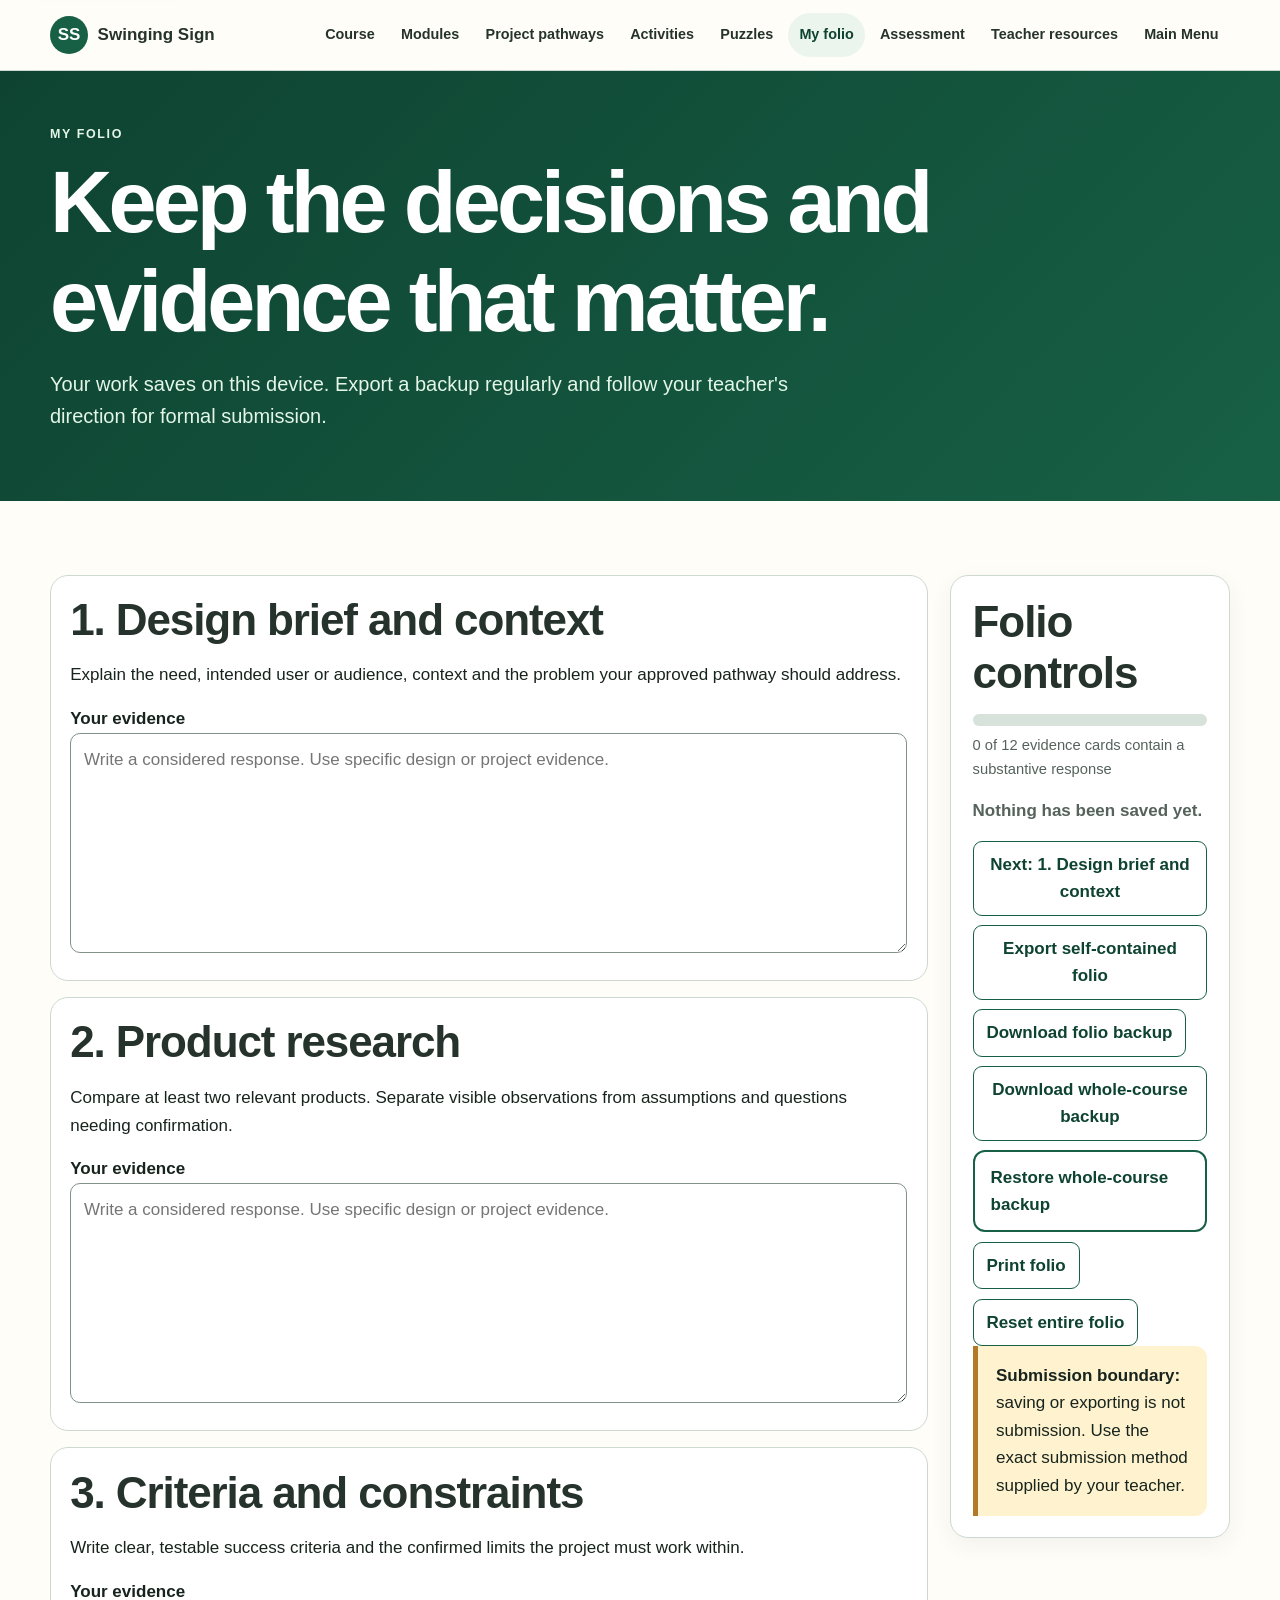
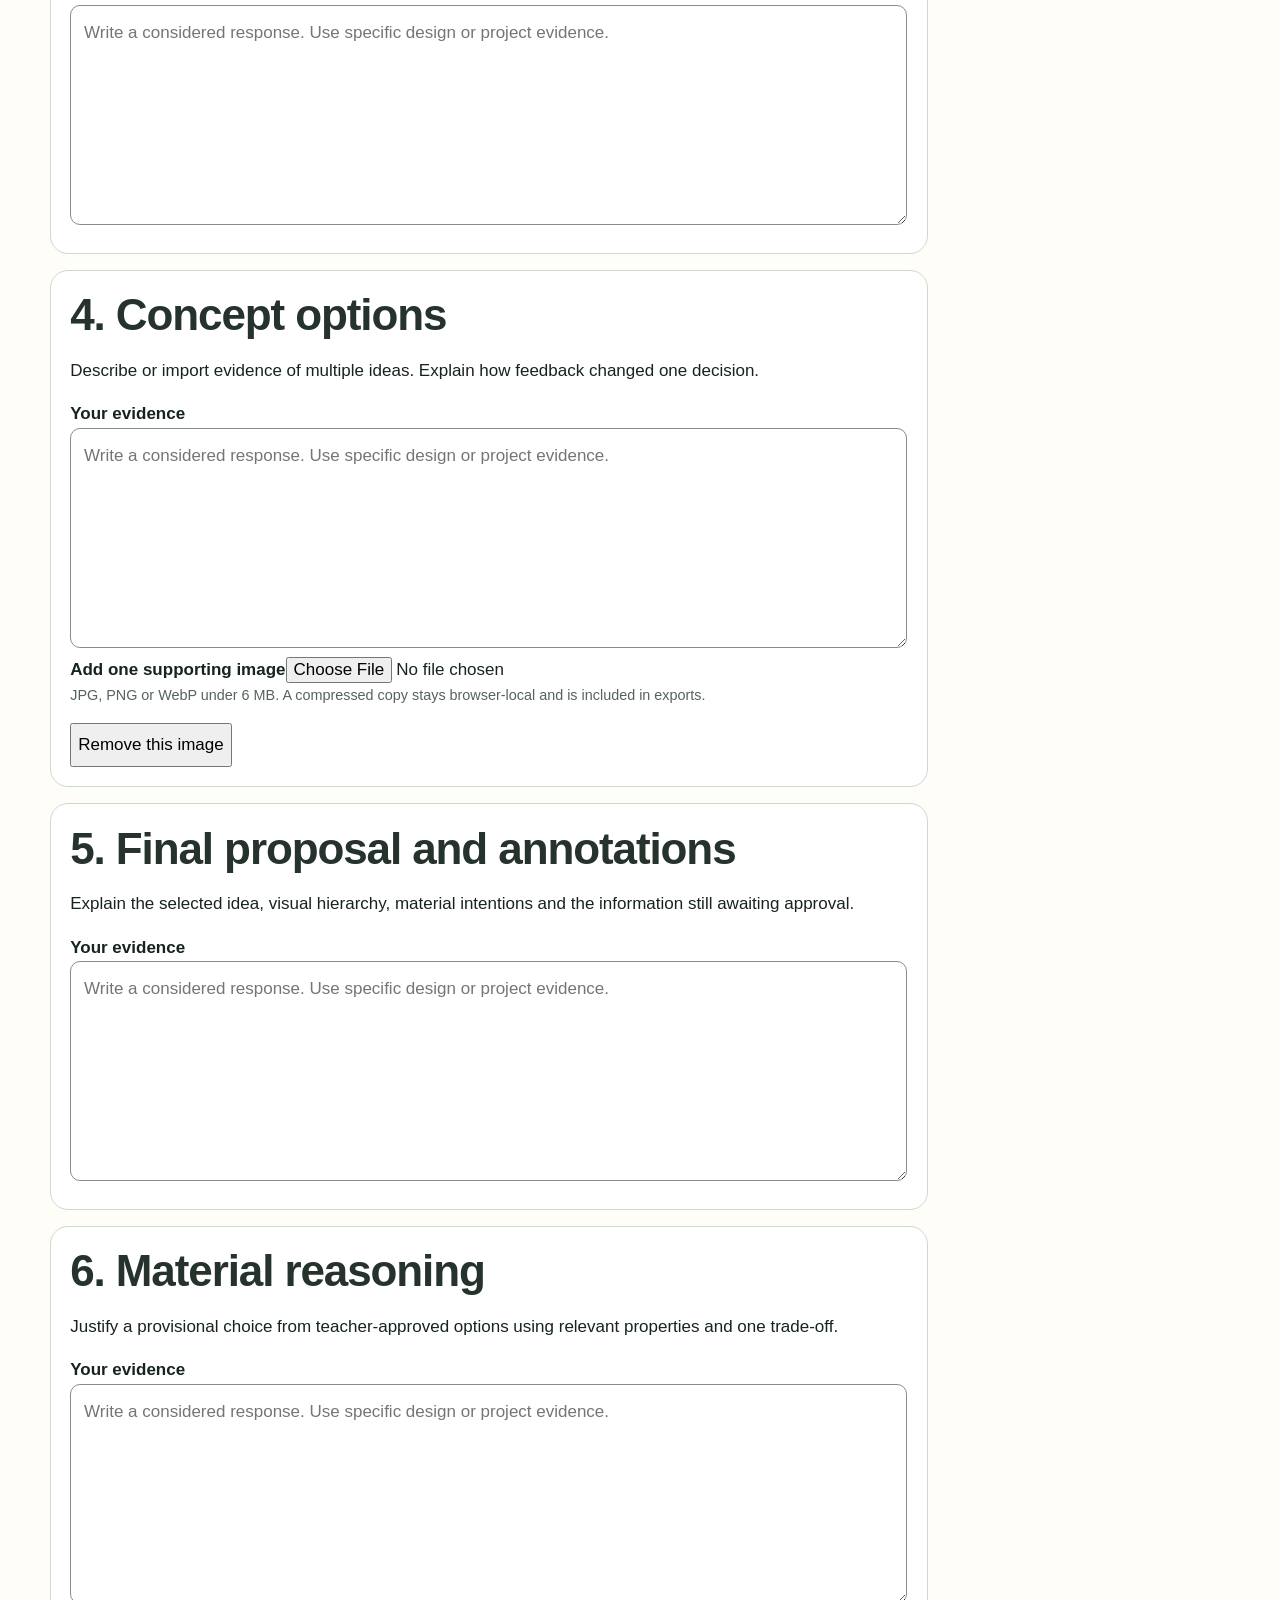
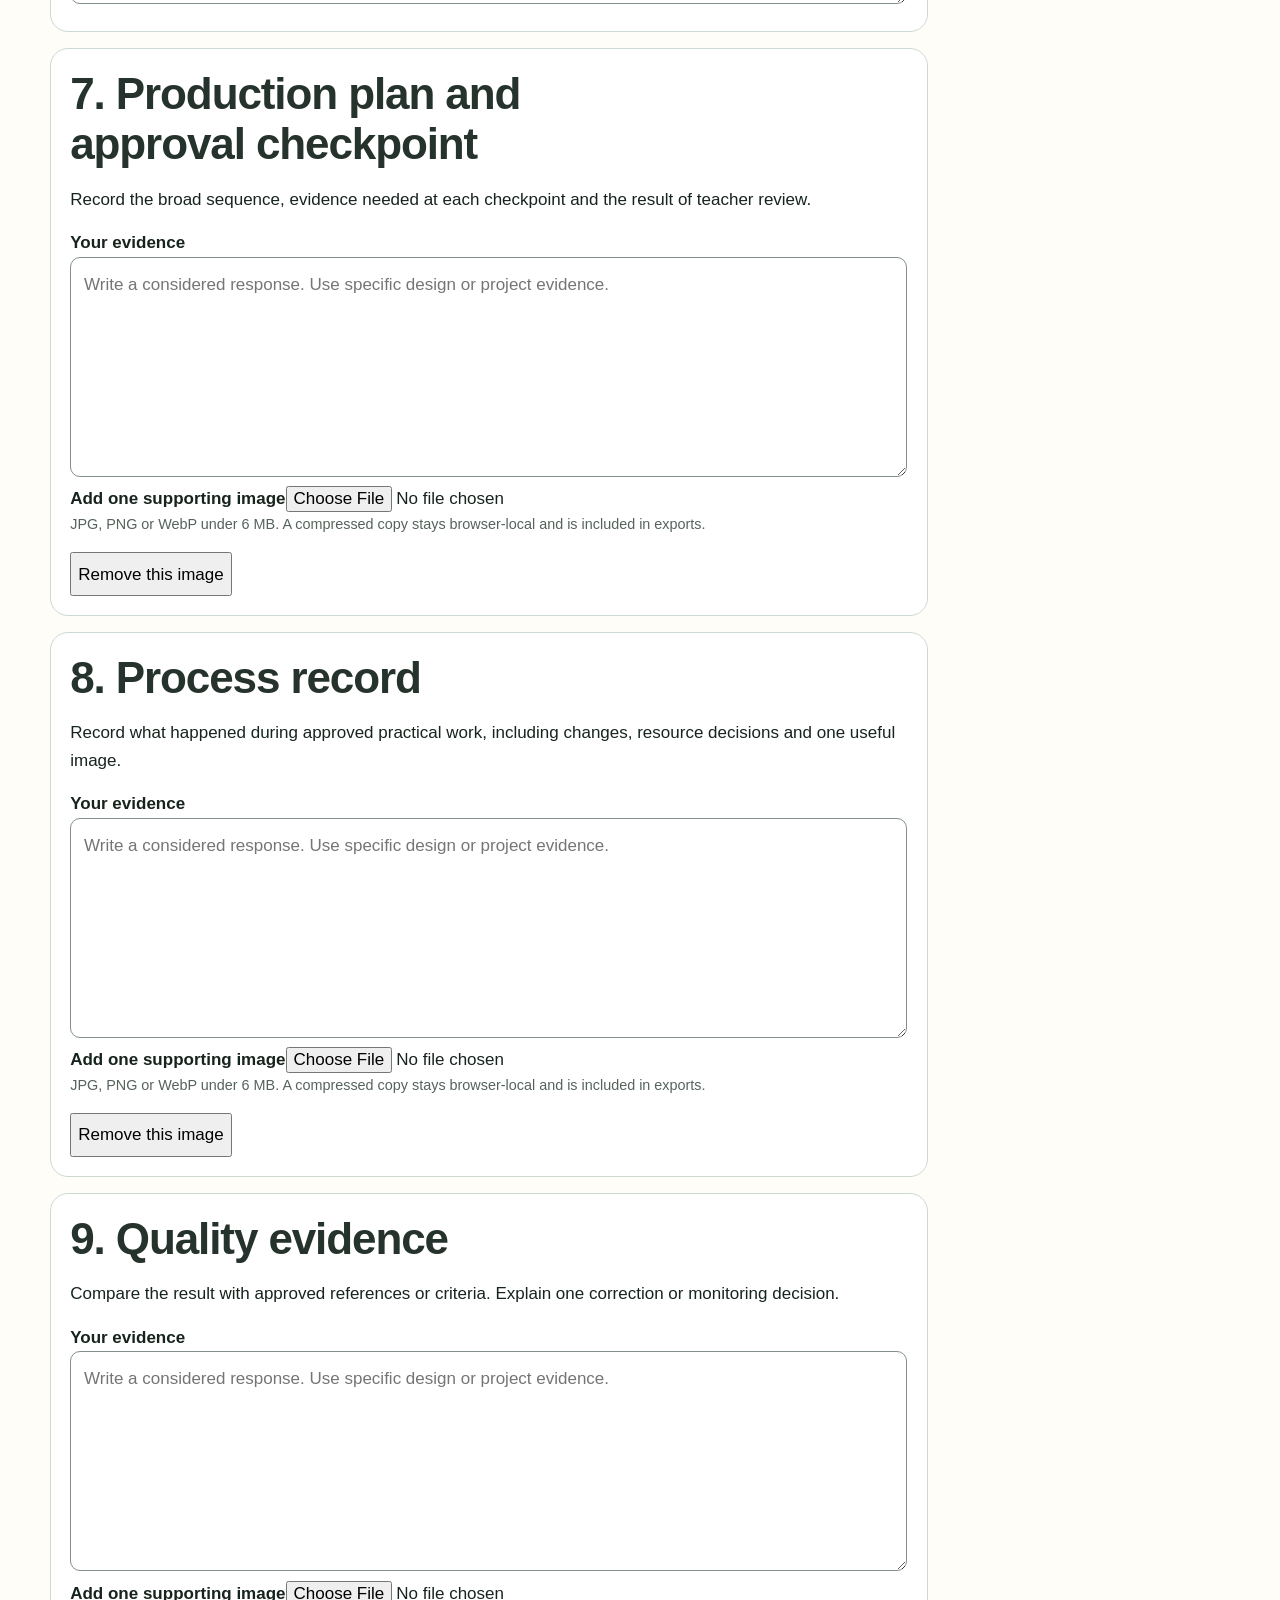
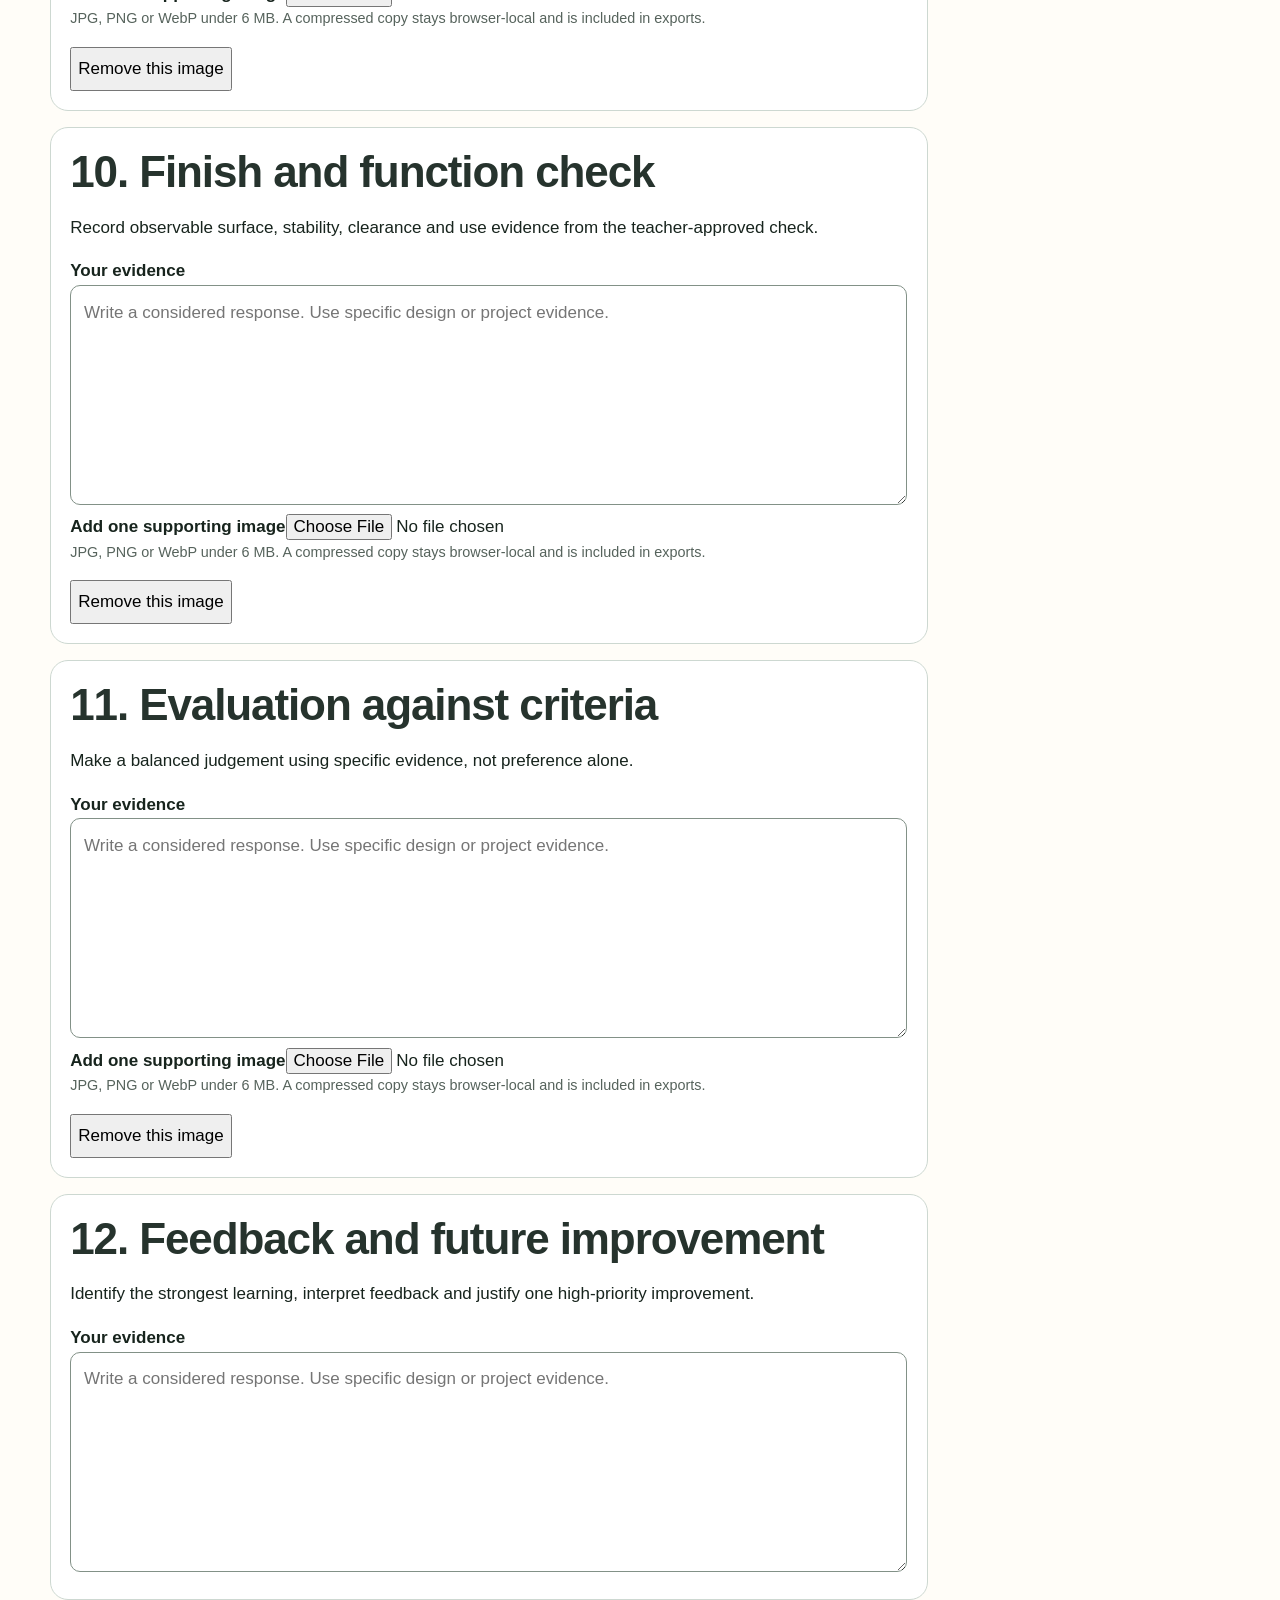
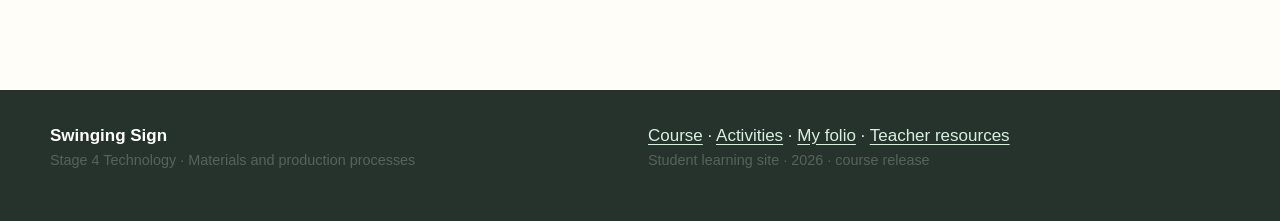
<file: folio.html>
<!doctype html>
<html lang="en-AU">
<head>
  <meta charset="utf-8">
  <meta name="viewport" content="width=device-width, initial-scale=1">
  <link rel="icon" href="data:,">
  <meta name="description" content="A browser-local Swinging Sign design and production folio with backup, restore, print and self-contained export.">
  <title>My folio | Swinging Sign</title>
  <link rel="stylesheet" href="styles.css?v=20260901-1">
  
</head>
<body>
<a class="skip-link" href="#main">Skip to main content</a>
<header class="site-header">
  <div class="nav-wrap">
    <a class="brand" href="index.html"><span class="brand-mark" aria-hidden="true">SS</span><span>Swinging Sign</span></a>
    <button class="nav-toggle" type="button" aria-expanded="false" aria-controls="site-nav">Menu</button>
    <nav class="site-nav" id="site-nav" aria-label="Main navigation"><a href="index.html">Course</a><a href="index.html#modules">Modules</a><a href="project-pathways.html">Project pathways</a><a href="activities.html">Activities</a><a href="puzzles.html">Puzzles</a><a aria-current="page" href="folio.html">My folio</a><a href="assessment.html">Assessment</a><a href="teacher-resources.html">Teacher resources</a><a href="https://stevencowell.github.io/Main-Page/">Main Menu</a></nav>
  </div>
</header><main id="main"><section class="page-hero"><div class="wrap"><p class="eyebrow">My folio</p><h1>Keep the decisions and evidence that matter.</h1><p class="lede">Your work saves on this device. Export a backup regularly and follow your teacher's direction for formal submission.</p></div></section><section class="page-section"><div class="wrap folio-shell"><div><section class="folio-stage" id="card-folio-brief" data-folio-card="folio-brief" data-folio-title="1. Design brief and context"><h2>1. Design brief and context</h2><p>Explain the need, intended user or audience, context and the problem your approved pathway should address.</p><label for="folio-brief"><strong>Your evidence</strong></label><textarea id="folio-brief" data-folio-field="folio-brief" placeholder="Write a considered response. Use specific design or project evidence."></textarea></section><section class="folio-stage" id="card-folio-research" data-folio-card="folio-research" data-folio-title="2. Product research"><h2>2. Product research</h2><p>Compare at least two relevant products. Separate visible observations from assumptions and questions needing confirmation.</p><label for="folio-research"><strong>Your evidence</strong></label><textarea id="folio-research" data-folio-field="folio-research" placeholder="Write a considered response. Use specific design or project evidence."></textarea></section><section class="folio-stage" id="card-folio-criteria" data-folio-card="folio-criteria" data-folio-title="3. Criteria and constraints"><h2>3. Criteria and constraints</h2><p>Write clear, testable success criteria and the confirmed limits the project must work within.</p><label for="folio-criteria"><strong>Your evidence</strong></label><textarea id="folio-criteria" data-folio-field="folio-criteria" placeholder="Write a considered response. Use specific design or project evidence."></textarea></section><section class="folio-stage" id="card-folio-concepts" data-folio-card="folio-concepts" data-folio-title="4. Concept options"><h2>4. Concept options</h2><p>Describe or import evidence of multiple ideas. Explain how feedback changed one decision.</p><label for="folio-concepts"><strong>Your evidence</strong></label><textarea id="folio-concepts" data-folio-field="folio-concepts" placeholder="Write a considered response. Use specific design or project evidence."></textarea><label for="image-folio-concepts"><strong>Add one supporting image</strong></label><input id="image-folio-concepts" type="file" accept="image/jpeg,image/png,image/webp" data-folio-image="folio-concepts"><p class="file-help">JPG, PNG or WebP under 6 MB. A compressed copy stays browser-local and is included in exports.</p><img class="image-preview" data-folio-preview="folio-concepts" alt="Student-imported evidence for 4. Concept options" hidden><button type="button" data-remove-folio-image="folio-concepts">Remove this image</button></section><section class="folio-stage" id="card-folio-communication" data-folio-card="folio-communication" data-folio-title="5. Final proposal and annotations"><h2>5. Final proposal and annotations</h2><p>Explain the selected idea, visual hierarchy, material intentions and the information still awaiting approval.</p><label for="folio-communication"><strong>Your evidence</strong></label><textarea id="folio-communication" data-folio-field="folio-communication" placeholder="Write a considered response. Use specific design or project evidence."></textarea></section><section class="folio-stage" id="card-folio-materials" data-folio-card="folio-materials" data-folio-title="6. Material reasoning"><h2>6. Material reasoning</h2><p>Justify a provisional choice from teacher-approved options using relevant properties and one trade-off.</p><label for="folio-materials"><strong>Your evidence</strong></label><textarea id="folio-materials" data-folio-field="folio-materials" placeholder="Write a considered response. Use specific design or project evidence."></textarea></section><section class="folio-stage" id="card-folio-plan" data-folio-card="folio-plan" data-folio-title="7. Production plan and approval checkpoint"><h2>7. Production plan and approval checkpoint</h2><p>Record the broad sequence, evidence needed at each checkpoint and the result of teacher review.</p><label for="folio-plan"><strong>Your evidence</strong></label><textarea id="folio-plan" data-folio-field="folio-plan" placeholder="Write a considered response. Use specific design or project evidence."></textarea><label for="image-folio-plan"><strong>Add one supporting image</strong></label><input id="image-folio-plan" type="file" accept="image/jpeg,image/png,image/webp" data-folio-image="folio-plan"><p class="file-help">JPG, PNG or WebP under 6 MB. A compressed copy stays browser-local and is included in exports.</p><img class="image-preview" data-folio-preview="folio-plan" alt="Student-imported evidence for 7. Production plan and approval checkpoint" hidden><button type="button" data-remove-folio-image="folio-plan">Remove this image</button></section><section class="folio-stage" id="card-folio-process" data-folio-card="folio-process" data-folio-title="8. Process record"><h2>8. Process record</h2><p>Record what happened during approved practical work, including changes, resource decisions and one useful image.</p><label for="folio-process"><strong>Your evidence</strong></label><textarea id="folio-process" data-folio-field="folio-process" placeholder="Write a considered response. Use specific design or project evidence."></textarea><label for="image-folio-process"><strong>Add one supporting image</strong></label><input id="image-folio-process" type="file" accept="image/jpeg,image/png,image/webp" data-folio-image="folio-process"><p class="file-help">JPG, PNG or WebP under 6 MB. A compressed copy stays browser-local and is included in exports.</p><img class="image-preview" data-folio-preview="folio-process" alt="Student-imported evidence for 8. Process record" hidden><button type="button" data-remove-folio-image="folio-process">Remove this image</button></section><section class="folio-stage" id="card-folio-quality" data-folio-card="folio-quality" data-folio-title="9. Quality evidence"><h2>9. Quality evidence</h2><p>Compare the result with approved references or criteria. Explain one correction or monitoring decision.</p><label for="folio-quality"><strong>Your evidence</strong></label><textarea id="folio-quality" data-folio-field="folio-quality" placeholder="Write a considered response. Use specific design or project evidence."></textarea><label for="image-folio-quality"><strong>Add one supporting image</strong></label><input id="image-folio-quality" type="file" accept="image/jpeg,image/png,image/webp" data-folio-image="folio-quality"><p class="file-help">JPG, PNG or WebP under 6 MB. A compressed copy stays browser-local and is included in exports.</p><img class="image-preview" data-folio-preview="folio-quality" alt="Student-imported evidence for 9. Quality evidence" hidden><button type="button" data-remove-folio-image="folio-quality">Remove this image</button></section><section class="folio-stage" id="card-folio-finish-test" data-folio-card="folio-finish-test" data-folio-title="10. Finish and function check"><h2>10. Finish and function check</h2><p>Record observable surface, stability, clearance and use evidence from the teacher-approved check.</p><label for="folio-finish-test"><strong>Your evidence</strong></label><textarea id="folio-finish-test" data-folio-field="folio-finish-test" placeholder="Write a considered response. Use specific design or project evidence."></textarea><label for="image-folio-finish-test"><strong>Add one supporting image</strong></label><input id="image-folio-finish-test" type="file" accept="image/jpeg,image/png,image/webp" data-folio-image="folio-finish-test"><p class="file-help">JPG, PNG or WebP under 6 MB. A compressed copy stays browser-local and is included in exports.</p><img class="image-preview" data-folio-preview="folio-finish-test" alt="Student-imported evidence for 10. Finish and function check" hidden><button type="button" data-remove-folio-image="folio-finish-test">Remove this image</button></section><section class="folio-stage" id="card-folio-evaluation" data-folio-card="folio-evaluation" data-folio-title="11. Evaluation against criteria"><h2>11. Evaluation against criteria</h2><p>Make a balanced judgement using specific evidence, not preference alone.</p><label for="folio-evaluation"><strong>Your evidence</strong></label><textarea id="folio-evaluation" data-folio-field="folio-evaluation" placeholder="Write a considered response. Use specific design or project evidence."></textarea><label for="image-folio-evaluation"><strong>Add one supporting image</strong></label><input id="image-folio-evaluation" type="file" accept="image/jpeg,image/png,image/webp" data-folio-image="folio-evaluation"><p class="file-help">JPG, PNG or WebP under 6 MB. A compressed copy stays browser-local and is included in exports.</p><img class="image-preview" data-folio-preview="folio-evaluation" alt="Student-imported evidence for 11. Evaluation against criteria" hidden><button type="button" data-remove-folio-image="folio-evaluation">Remove this image</button></section><section class="folio-stage" id="card-folio-reflection" data-folio-card="folio-reflection" data-folio-title="12. Feedback and future improvement"><h2>12. Feedback and future improvement</h2><p>Identify the strongest learning, interpret feedback and justify one high-priority improvement.</p><label for="folio-reflection"><strong>Your evidence</strong></label><textarea id="folio-reflection" data-folio-field="folio-reflection" placeholder="Write a considered response. Use specific design or project evidence."></textarea></section></div><aside class="folio-tools card"><h2>Folio controls</h2><div class="progress-shell" aria-hidden="true"><div class="progress-bar" data-folio-progress></div></div><p class="progress-copy" data-folio-progress-text></p><p class="save-status" data-folio-save-status></p><div class="package-actions"><button type="button" data-folio-resume>Go to next evidence card</button><button type="button" data-export-folio-html>Export self-contained folio</button><button type="button" data-export-folio-json>Download folio backup</button><button type="button" data-export-learning>Download whole-course backup</button><label class="button secondary" for="restore-whole-course">Restore whole-course backup</label><input id="restore-whole-course" type="file" accept="application/json" data-import-learning hidden><button type="button" data-print-folio>Print folio</button><button type="button" class="danger" data-reset-folio>Reset entire folio</button></div><p class="teacher-confirm"><strong>Submission boundary:</strong> saving or exporting is not submission. Use the exact submission method supplied by your teacher.</p></aside></div></section></main><footer class="footer"><div class="wrap footer-grid"><div><strong>Swinging Sign</strong><p class="fine">Stage 4 Technology · Materials and production processes</p></div><div><a href="index.html">Course</a> · <a href="activities.html">Activities</a> · <a href="folio.html">My folio</a> · <a href="teacher-resources.html">Teacher resources</a><p class="fine">Student learning site · <span data-year></span> · course release</p></div></div></footer><script src="course-map.js"></script><script src="shared.js?v=20260831-1"></script><script src="folio.js?v=20260831-1"></script></body></html>
</file>
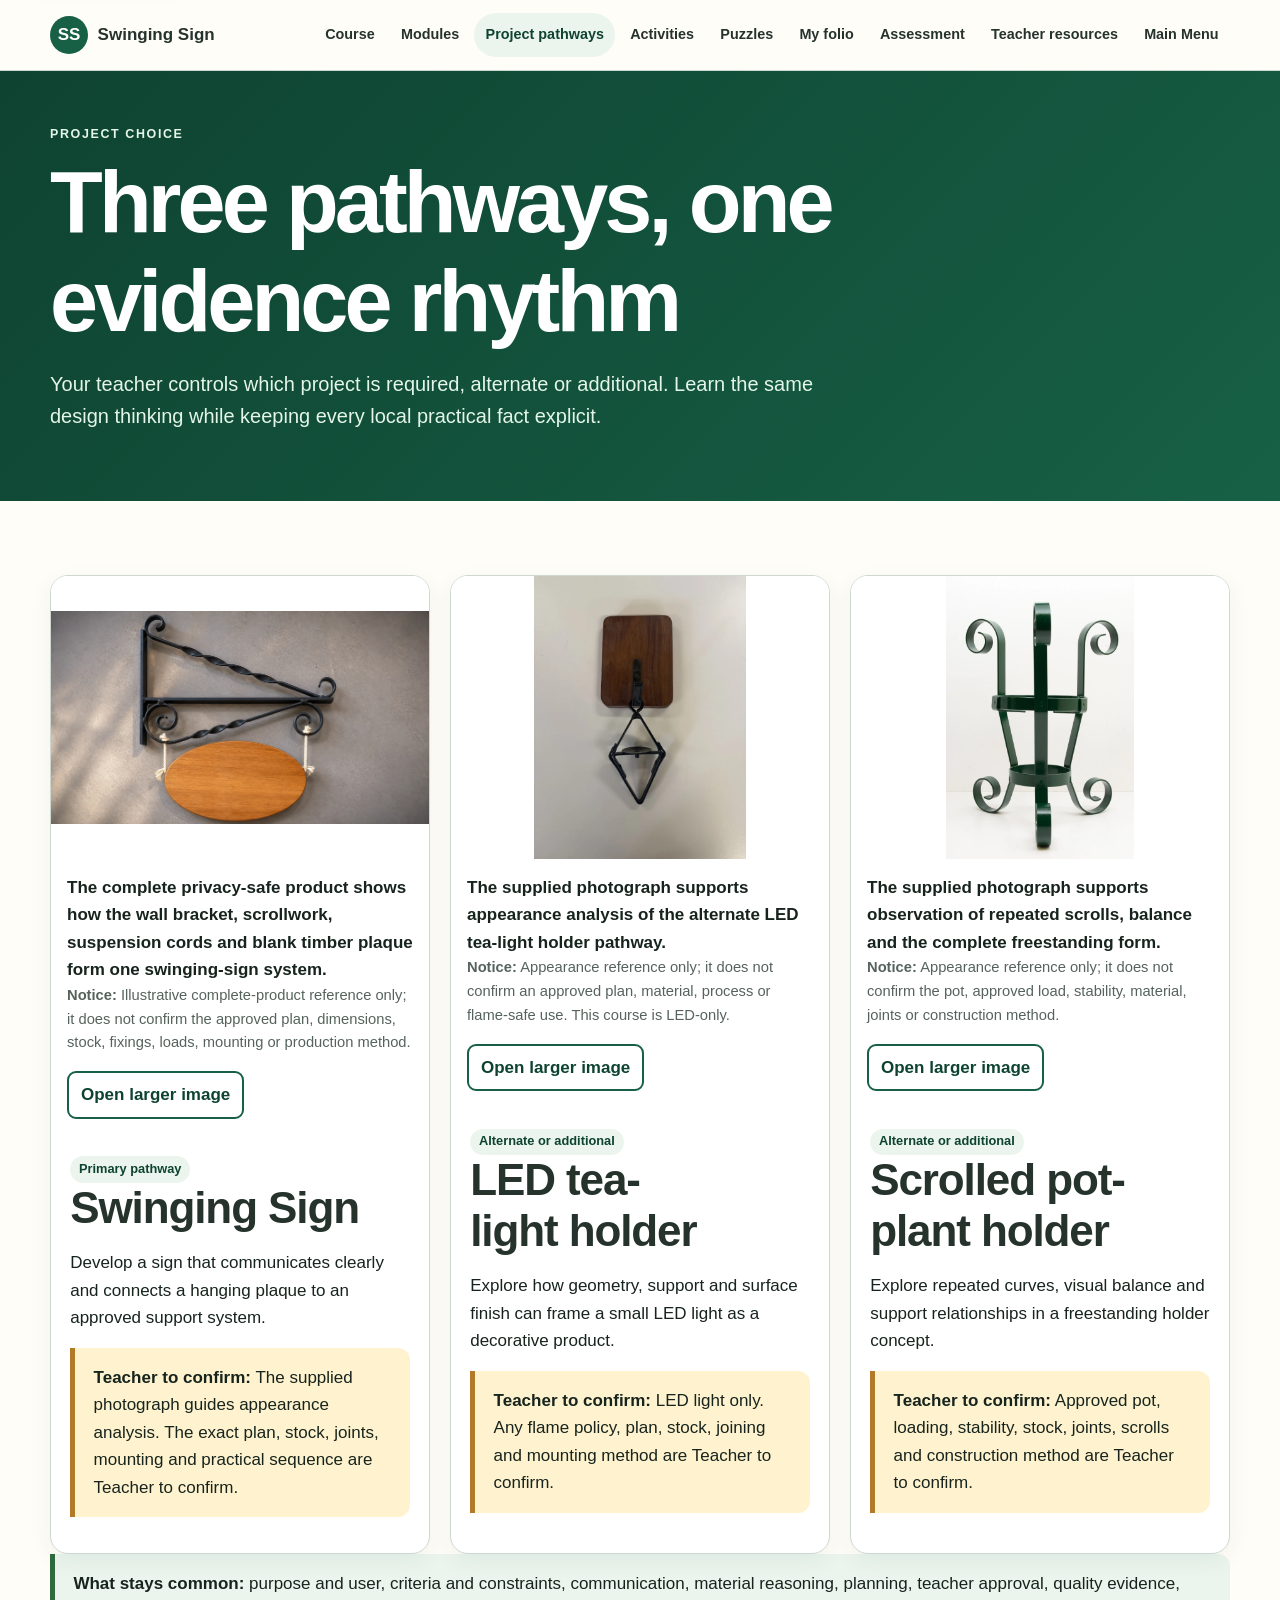
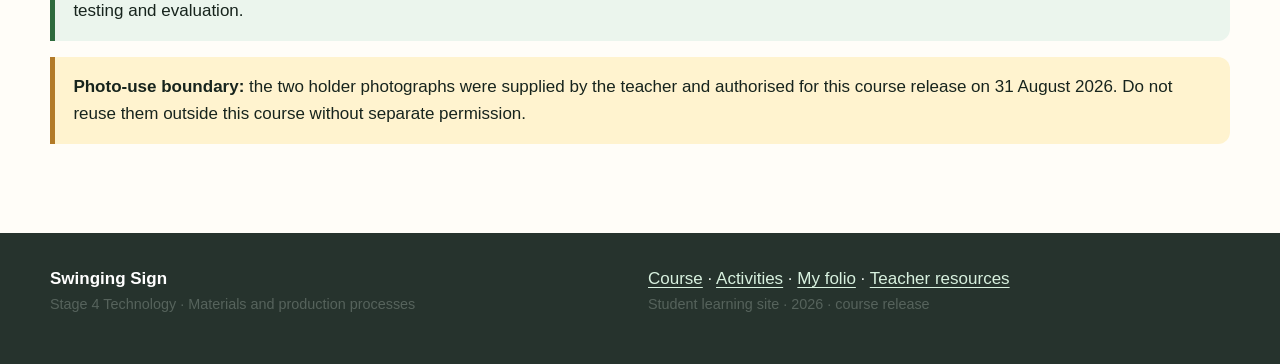
<file: project-pathways.html>
<!doctype html>
<html lang="en-AU">
<head>
  <meta charset="utf-8">
  <meta name="viewport" content="width=device-width, initial-scale=1">
  <link rel="icon" href="data:,">
  <meta name="description" content="Compare the Swinging Sign, LED tea-light holder and scrolled pot-plant holder pathways.">
  <title>Project pathways | Swinging Sign</title>
  <link rel="stylesheet" href="styles.css?v=20260901-1">
  
</head>
<body>
<a class="skip-link" href="#main">Skip to main content</a>
<header class="site-header">
  <div class="nav-wrap">
    <a class="brand" href="index.html"><span class="brand-mark" aria-hidden="true">SS</span><span>Swinging Sign</span></a>
    <button class="nav-toggle" type="button" aria-expanded="false" aria-controls="site-nav">Menu</button>
    <nav class="site-nav" id="site-nav" aria-label="Main navigation"><a href="index.html">Course</a><a href="index.html#modules">Modules</a><a aria-current="page" href="project-pathways.html">Project pathways</a><a href="activities.html">Activities</a><a href="puzzles.html">Puzzles</a><a href="folio.html">My folio</a><a href="assessment.html">Assessment</a><a href="teacher-resources.html">Teacher resources</a><a href="https://stevencowell.github.io/Main-Page/">Main Menu</a></nav>
  </div>
</header><main id="main"><section class="page-hero"><div class="wrap"><p class="eyebrow">Project choice</p><h1>Three pathways, one evidence rhythm</h1><p class="lede">Your teacher controls which project is required, alternate or additional. Learn the same design thinking while keeping every local practical fact explicit.</p></div></section><section class="page-section"><div class="wrap"><div class="pathway-grid"><article class="card pathway-card"><figure class="pathway-visual"><img src="assets/swinging-sign-hero-privacy-safe.webp?v=20260901-1" alt="A complete, privacy-safe Swinging Sign with a black scrollwork metal wall bracket, two white suspension cords and a blank oval timber plaque."><div class="visual-meta"><figcaption>The complete privacy-safe product shows how the wall bracket, scrollwork, suspension cords and blank timber plaque form one swinging-sign system.</figcaption><p class="notice"><strong>Notice:</strong> Illustrative complete-product reference only; it does not confirm the approved plan, dimensions, stock, fixings, loads, mounting or production method.</p><button class="open-larger" type="button" data-image-open data-image-src="assets/swinging-sign-hero-privacy-safe.webp?v=20260901-1" data-image-title="Swinging Sign">Open larger image</button></div></figure><div class="pathway-card__body"><span class="status-pill">Primary pathway</span><h2>Swinging Sign</h2><p>Develop a sign that communicates clearly and connects a hanging plaque to an approved support system.</p><p class="teacher-confirm"><strong>Teacher to confirm:</strong> The supplied photograph guides appearance analysis. The exact plan, stock, joints, mounting and practical sequence are Teacher to confirm.</p></div></article><article class="card pathway-card"><figure class="pathway-visual"><img src="assets/tea-light-holder-reference.webp" alt="Supplied photograph of a wall-mounted geometric metal holder beneath a timber backboard"><div class="visual-meta"><figcaption>The supplied photograph supports appearance analysis of the alternate LED tea-light holder pathway.</figcaption><p class="notice"><strong>Notice:</strong> Appearance reference only; it does not confirm an approved plan, material, process or flame-safe use. This course is LED-only.</p><button class="open-larger" type="button" data-image-open data-image-src="assets/tea-light-holder-reference.webp" data-image-title="LED tea-light holder">Open larger image</button></div></figure><div class="pathway-card__body"><span class="status-pill">Alternate or additional</span><h2>LED tea-light holder</h2><p>Explore how geometry, support and surface finish can frame a small LED light as a decorative product.</p><p class="teacher-confirm"><strong>Teacher to confirm:</strong> LED light only. Any flame policy, plan, stock, joining and mounting method are Teacher to confirm.</p></div></article><article class="card pathway-card"><figure class="pathway-visual"><img src="assets/pot-plant-holder-reference.webp" alt="Supplied photograph of a green scrolled metal pot-plant holder"><div class="visual-meta"><figcaption>The supplied photograph supports observation of repeated scrolls, balance and the complete freestanding form.</figcaption><p class="notice"><strong>Notice:</strong> Appearance reference only; it does not confirm the pot, approved load, stability, material, joints or construction method.</p><button class="open-larger" type="button" data-image-open data-image-src="assets/pot-plant-holder-reference.webp" data-image-title="Scrolled pot-plant holder">Open larger image</button></div></figure><div class="pathway-card__body"><span class="status-pill">Alternate or additional</span><h2>Scrolled pot-plant holder</h2><p>Explore repeated curves, visual balance and support relationships in a freestanding holder concept.</p><p class="teacher-confirm"><strong>Teacher to confirm:</strong> Approved pot, loading, stability, stock, joints, scrolls and construction method are Teacher to confirm.</p></div></article></div><p class="evidence-note"><strong>What stays common:</strong> purpose and user, criteria and constraints, communication, material reasoning, planning, teacher approval, quality evidence, testing and evaluation.</p><p class="teacher-confirm"><strong>Photo-use boundary:</strong> the two holder photographs were supplied by the teacher and authorised for this course release on 31 August 2026. Do not reuse them outside this course without separate permission.</p></div></section></main><footer class="footer"><div class="wrap footer-grid"><div><strong>Swinging Sign</strong><p class="fine">Stage 4 Technology · Materials and production processes</p></div><div><a href="index.html">Course</a> · <a href="activities.html">Activities</a> · <a href="folio.html">My folio</a> · <a href="teacher-resources.html">Teacher resources</a><p class="fine">Student learning site · <span data-year></span> · course release</p></div></div></footer><script src="shared.js?v=20260831-1"></script></body></html>
</file>
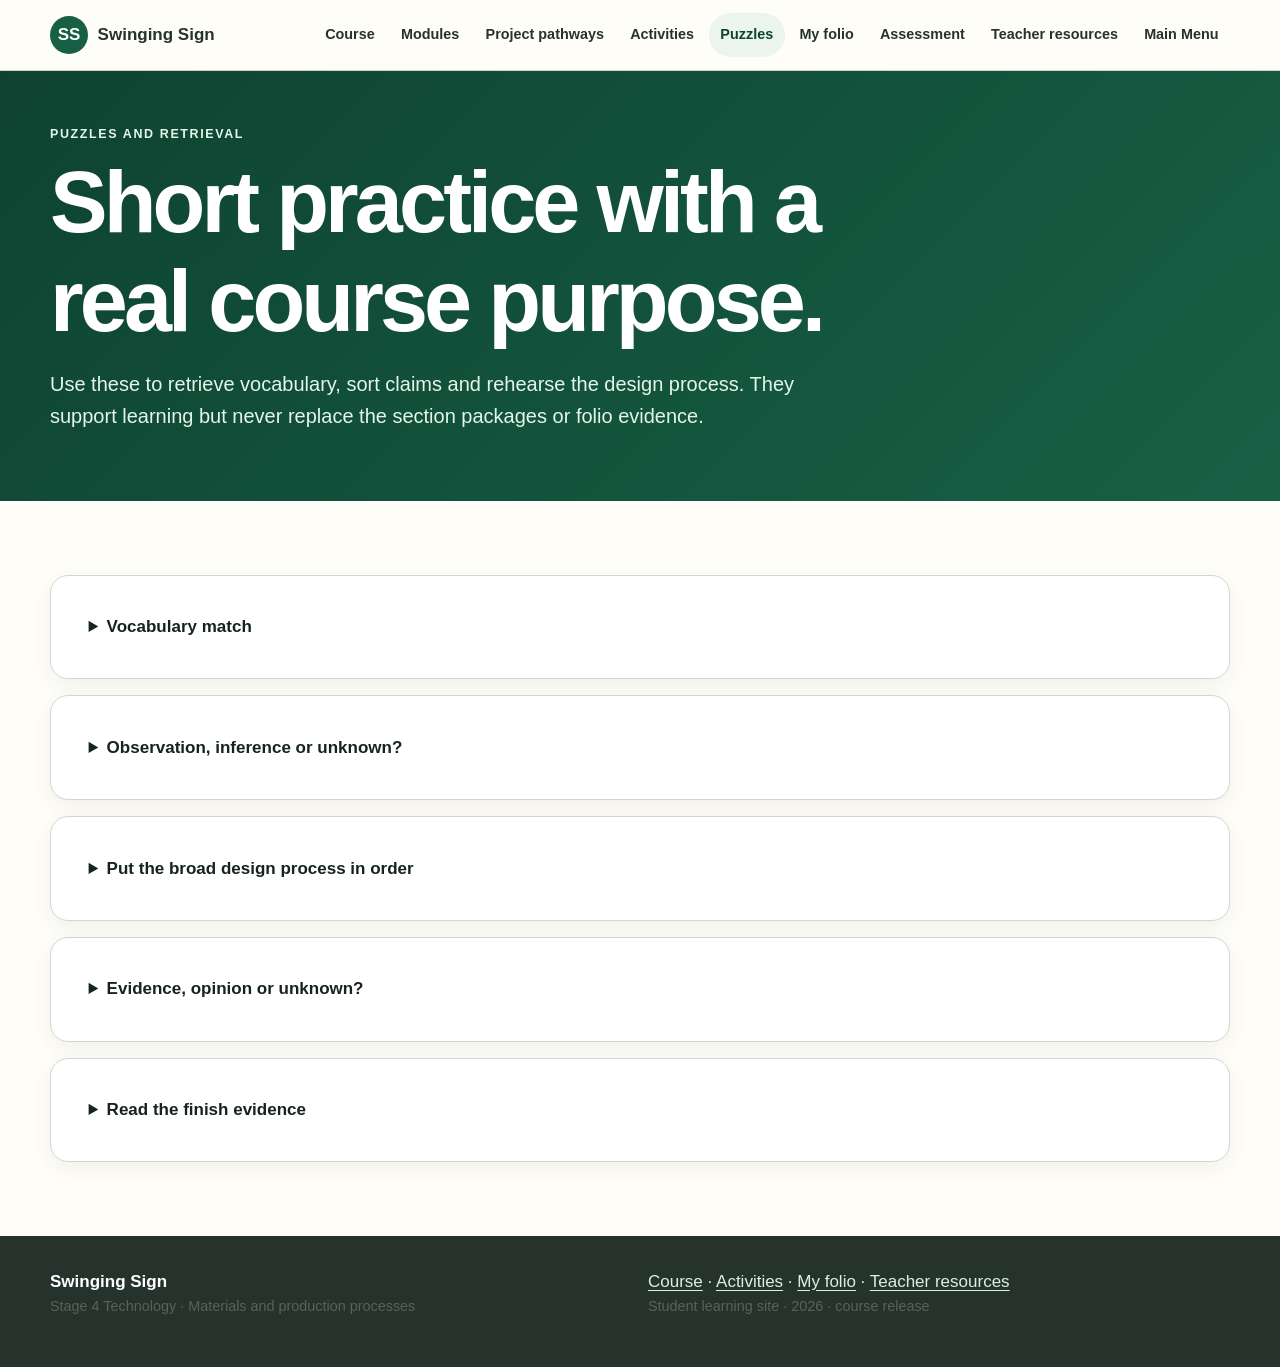
<file: puzzles.html>
<!doctype html>
<html lang="en-AU">
<head>
  <meta charset="utf-8">
  <meta name="viewport" content="width=device-width, initial-scale=1">
  <link rel="icon" href="data:,">
  <meta name="description" content="Purposeful Stage 4 Technology retrieval puzzles connected to Swinging Sign course concepts.">
  <title>Puzzles | Swinging Sign</title>
  <link rel="stylesheet" href="styles.css?v=20260901-1">
  
</head>
<body>
<a class="skip-link" href="#main">Skip to main content</a>
<header class="site-header">
  <div class="nav-wrap">
    <a class="brand" href="index.html"><span class="brand-mark" aria-hidden="true">SS</span><span>Swinging Sign</span></a>
    <button class="nav-toggle" type="button" aria-expanded="false" aria-controls="site-nav">Menu</button>
    <nav class="site-nav" id="site-nav" aria-label="Main navigation"><a href="index.html">Course</a><a href="index.html#modules">Modules</a><a href="project-pathways.html">Project pathways</a><a href="activities.html">Activities</a><a aria-current="page" href="puzzles.html">Puzzles</a><a href="folio.html">My folio</a><a href="assessment.html">Assessment</a><a href="teacher-resources.html">Teacher resources</a><a href="https://stevencowell.github.io/Main-Page/">Main Menu</a></nav>
  </div>
</header><main id="main"><section class="page-hero"><div class="wrap"><p class="eyebrow">Puzzles and retrieval</p><h1>Short practice with a real course purpose.</h1><p class="lede">Use these to retrieve vocabulary, sort claims and rehearse the design process. They support learning but never replace the section packages or folio evidence.</p></div></section><section class="page-section"><div class="wrap"><div class="puzzle-bank"><details class="card puzzle-card" id="vocabulary-match" data-puzzle="vocabulary-match"><summary>Vocabulary match</summary><div class="puzzle-body"><p><span class="status-pill">Matching</span> · connected to Modules 1–3</p><div class="activity-bank"><label><strong>The job a product is intended to perform</strong><select name="v1" data-puzzle-input data-correct="purpose"><option value="">Choose…</option><option value="purpose">Purpose</option><option value="constraint">Constraint</option><option value="vector">Vector</option><option value="tradeoff">Trade-off</option><option value="criterion">Criterion</option></select></label><label><strong>A limit a design must work within</strong><select name="v2" data-puzzle-input data-correct="constraint"><option value="">Choose…</option><option value="purpose">Purpose</option><option value="constraint">Constraint</option><option value="vector">Vector</option><option value="tradeoff">Trade-off</option><option value="criterion">Criterion</option></select></label><label><strong>An image defined by editable paths</strong><select name="v3" data-puzzle-input data-correct="vector"><option value="">Choose…</option><option value="purpose">Purpose</option><option value="constraint">Constraint</option><option value="vector">Vector</option><option value="tradeoff">Trade-off</option><option value="criterion">Criterion</option></select></label><label><strong>A deliberate compromise between competing benefits</strong><select name="v4" data-puzzle-input data-correct="tradeoff"><option value="">Choose…</option><option value="purpose">Purpose</option><option value="constraint">Constraint</option><option value="vector">Vector</option><option value="tradeoff">Trade-off</option><option value="criterion">Criterion</option></select></label><label><strong>A testable statement used to judge success</strong><select name="v5" data-puzzle-input data-correct="criterion"><option value="">Choose…</option><option value="purpose">Purpose</option><option value="constraint">Constraint</option><option value="vector">Vector</option><option value="tradeoff">Trade-off</option><option value="criterion">Criterion</option></select></label></div><div class="package-actions"><button type="button" data-check-puzzle>Check puzzle</button><button type="button" data-reset-puzzle>Reset only this puzzle</button></div><p class="question-feedback" data-puzzle-feedback tabindex="-1">Your checked result will appear here.</p></div></details><details class="card puzzle-card" id="evidence-sort" data-puzzle="evidence-sort"><summary>Observation, inference or unknown?</summary><div class="puzzle-body"><p><span class="status-pill">Sorting</span> · connected to Module 1</p><div class="activity-bank"><label><strong>The photograph shows an oval plaque below a bracket</strong><select name="e1" data-puzzle-input data-correct="observation"><option value="">Choose…</option><option value="observation">Observation</option><option value="inference">Inference</option><option value="unknown">Needs confirmation</option></select></label><label><strong>The hidden joint was made by one exact process</strong><select name="e2" data-puzzle-input data-correct="inference"><option value="">Choose…</option><option value="observation">Observation</option><option value="inference">Inference</option><option value="unknown">Needs confirmation</option></select></label><label><strong>The approved load for the pot holder</strong><select name="e3" data-puzzle-input data-correct="unknown"><option value="">Choose…</option><option value="observation">Observation</option><option value="inference">Inference</option><option value="unknown">Needs confirmation</option></select></label><label><strong>The tea-light holder has a geometric hanging form</strong><select name="e4" data-puzzle-input data-correct="observation"><option value="">Choose…</option><option value="observation">Observation</option><option value="inference">Inference</option><option value="unknown">Needs confirmation</option></select></label><label><strong>The project uses a particular stock thickness</strong><select name="e5" data-puzzle-input data-correct="unknown"><option value="">Choose…</option><option value="observation">Observation</option><option value="inference">Inference</option><option value="unknown">Needs confirmation</option></select></label></div><div class="package-actions"><button type="button" data-check-puzzle>Check puzzle</button><button type="button" data-reset-puzzle>Reset only this puzzle</button></div><p class="question-feedback" data-puzzle-feedback tabindex="-1">Your checked result will appear here.</p></div></details><details class="card puzzle-card" id="broad-sequence" data-puzzle="broad-sequence"><summary>Put the broad design process in order</summary><div class="puzzle-body"><p><span class="status-pill">Sequencing</span> · connected to Modules 1–5</p><div class="activity-bank"><label><strong>Define the need and criteria</strong><select name="s1" data-puzzle-input data-correct="1"><option value="">Choose…</option><option value="1">1</option><option value="2">2</option><option value="3">3</option><option value="4">4</option><option value="5">5</option></select></label><label><strong>Communicate and refine a proposal</strong><select name="s2" data-puzzle-input data-correct="2"><option value="">Choose…</option><option value="1">1</option><option value="2">2</option><option value="3">3</option><option value="4">4</option><option value="5">5</option></select></label><label><strong>Plan and seek teacher approval</strong><select name="s3" data-puzzle-input data-correct="3"><option value="">Choose…</option><option value="1">1</option><option value="2">2</option><option value="3">3</option><option value="4">4</option><option value="5">5</option></select></label><label><strong>Produce through authorised processes and monitor quality</strong><select name="s4" data-puzzle-input data-correct="4"><option value="">Choose…</option><option value="1">1</option><option value="2">2</option><option value="3">3</option><option value="4">4</option><option value="5">5</option></select></label><label><strong>Test, evaluate and improve</strong><select name="s5" data-puzzle-input data-correct="5"><option value="">Choose…</option><option value="1">1</option><option value="2">2</option><option value="3">3</option><option value="4">4</option><option value="5">5</option></select></label></div><div class="package-actions"><button type="button" data-check-puzzle>Check puzzle</button><button type="button" data-reset-puzzle>Reset only this puzzle</button></div><p class="question-feedback" data-puzzle-feedback tabindex="-1">Your checked result will appear here.</p></div></details><details class="card puzzle-card" id="quality-claims" data-puzzle="quality-claims"><summary>Evidence, opinion or unknown?</summary><div class="puzzle-body"><p><span class="status-pill">Decision sort</span> · connected to Modules 4–5</p><div class="activity-bank"><label><strong>The edge matches the approved smooth reference</strong><select name="q1" data-puzzle-input data-correct="evidence"><option value="">Choose…</option><option value="evidence">Evidence</option><option value="opinion">Opinion</option><option value="unknown">Unknown / confirm</option></select></label><label><strong>This is the coolest design</strong><select name="q2" data-puzzle-input data-correct="opinion"><option value="">Choose…</option><option value="evidence">Evidence</option><option value="opinion">Opinion</option><option value="unknown">Unknown / confirm</option></select></label><label><strong>The mounting can carry a stated load without a test</strong><select name="q3" data-puzzle-input data-correct="unknown"><option value="">Choose…</option><option value="evidence">Evidence</option><option value="opinion">Opinion</option><option value="unknown">Unknown / confirm</option></select></label><label><strong>The sign remained level during the approved check</strong><select name="q4" data-puzzle-input data-correct="evidence"><option value="">Choose…</option><option value="evidence">Evidence</option><option value="opinion">Opinion</option><option value="unknown">Unknown / confirm</option></select></label><label><strong>Every viewer will prefer this colour</strong><select name="q5" data-puzzle-input data-correct="opinion"><option value="">Choose…</option><option value="evidence">Evidence</option><option value="opinion">Opinion</option><option value="unknown">Unknown / confirm</option></select></label></div><div class="package-actions"><button type="button" data-check-puzzle>Check puzzle</button><button type="button" data-reset-puzzle>Reset only this puzzle</button></div><p class="question-feedback" data-puzzle-feedback tabindex="-1">Your checked result will appear here.</p></div></details><details class="card puzzle-card" id="finish-states" data-puzzle="finish-states"><summary>Read the finish evidence</summary><div class="puzzle-body"><p><span class="status-pill">Classification</span> · connected to Module 5</p><div class="activity-bank"><label><strong>A dry base layer intended to support a compatible finish system</strong><select name="f1" data-puzzle-input data-correct="primer"><option value="">Choose…</option><option value="bare">Bare surface</option><option value="primer">Primer stage</option><option value="topcoat">Top coat</option><option value="confirm">Teacher to confirm</option></select></label><label><strong>The exact product and application method for your class</strong><select name="f2" data-puzzle-input data-correct="confirm"><option value="">Choose…</option><option value="bare">Bare surface</option><option value="primer">Primer stage</option><option value="topcoat">Top coat</option><option value="confirm">Teacher to confirm</option></select></label><label><strong>The final visible protective layer in the approved system</strong><select name="f3" data-puzzle-input data-correct="topcoat"><option value="">Choose…</option><option value="bare">Bare surface</option><option value="primer">Primer stage</option><option value="topcoat">Top coat</option><option value="confirm">Teacher to confirm</option></select></label><label><strong>Uncoated material before a finish system is selected</strong><select name="f4" data-puzzle-input data-correct="bare"><option value="">Choose…</option><option value="bare">Bare surface</option><option value="primer">Primer stage</option><option value="topcoat">Top coat</option><option value="confirm">Teacher to confirm</option></select></label></div><div class="package-actions"><button type="button" data-check-puzzle>Check puzzle</button><button type="button" data-reset-puzzle>Reset only this puzzle</button></div><p class="question-feedback" data-puzzle-feedback tabindex="-1">Your checked result will appear here.</p></div></details></div></div></section></main><footer class="footer"><div class="wrap footer-grid"><div><strong>Swinging Sign</strong><p class="fine">Stage 4 Technology · Materials and production processes</p></div><div><a href="index.html">Course</a> · <a href="activities.html">Activities</a> · <a href="folio.html">My folio</a> · <a href="teacher-resources.html">Teacher resources</a><p class="fine">Student learning site · <span data-year></span> · course release</p></div></div></footer><script src="shared.js?v=20260831-1"></script><script src="puzzles.js?v=20260831-1"></script></body></html>
</file>
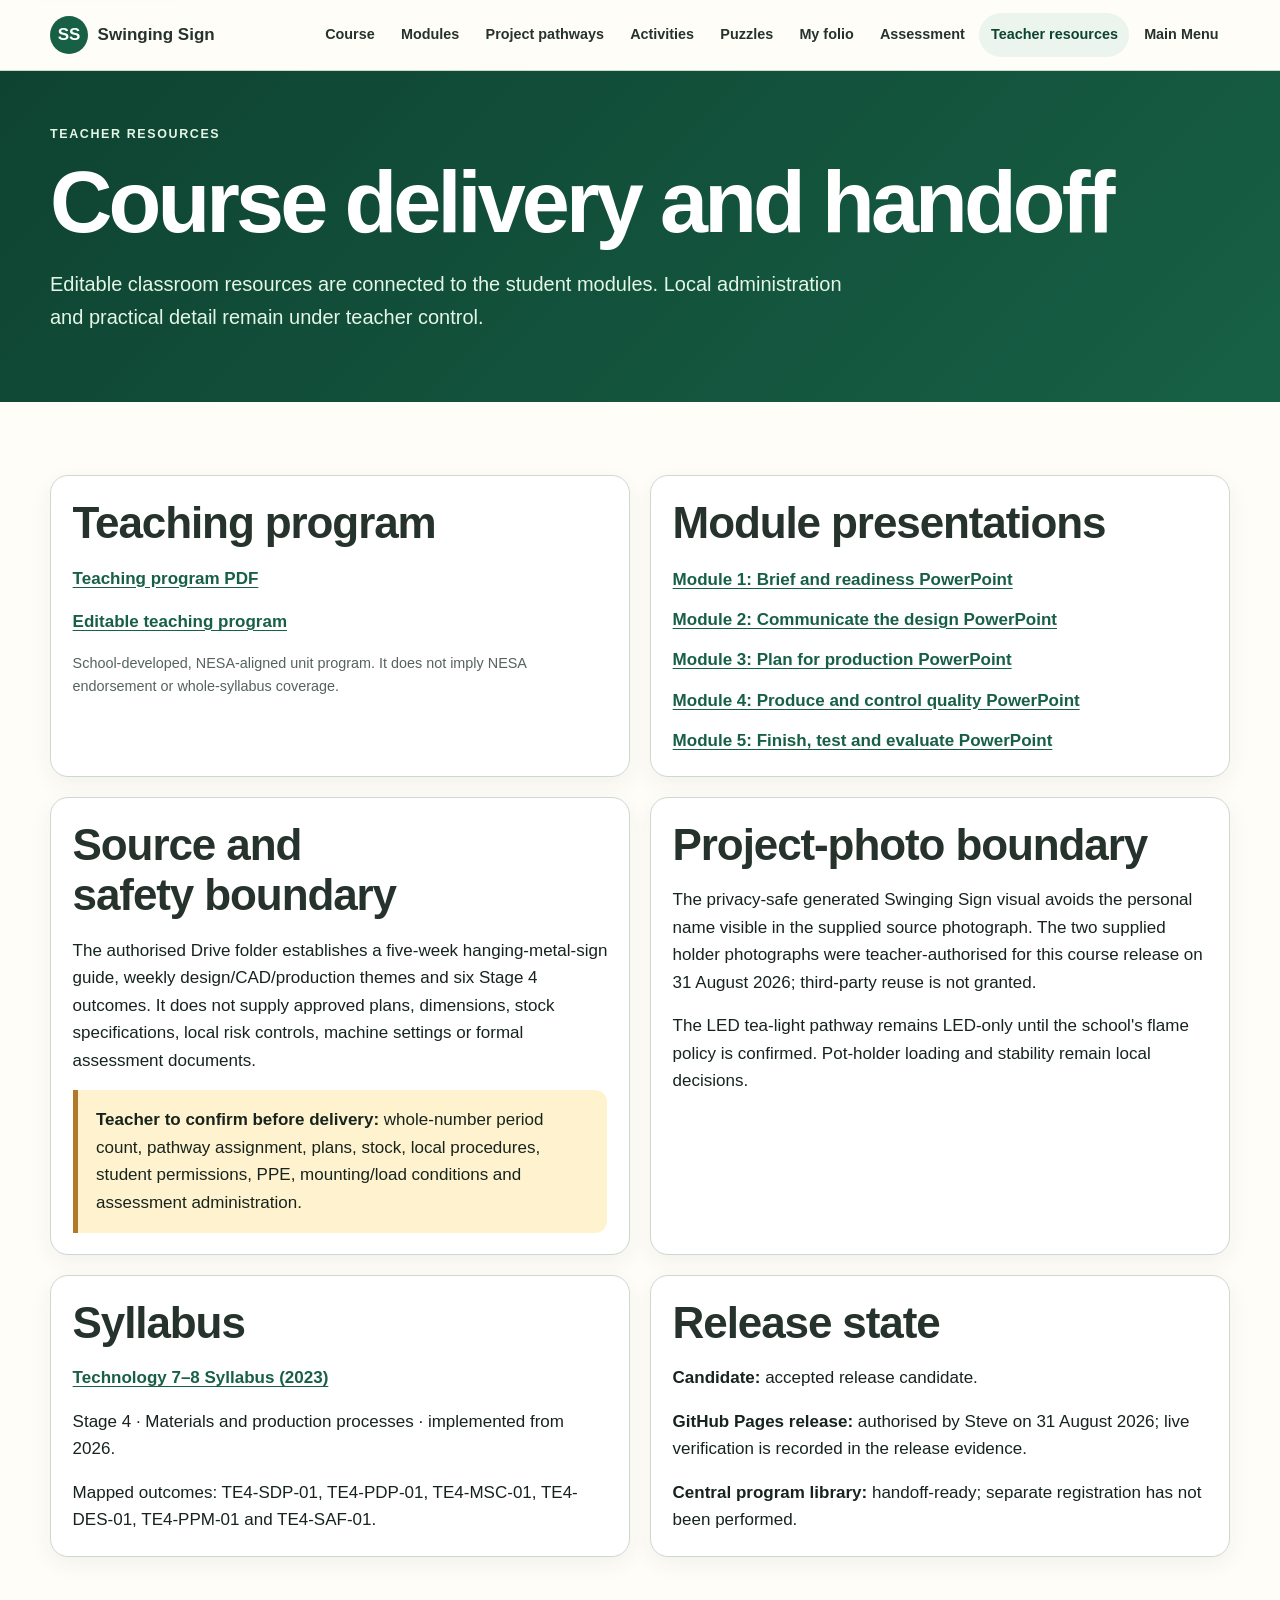
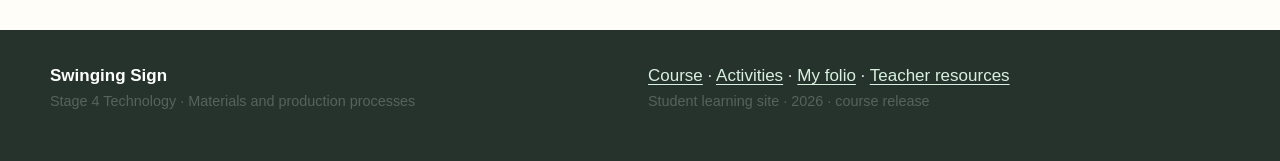
<file: teacher-resources.html>
<!doctype html>
<html lang="en-AU">
<head>
  <meta charset="utf-8">
  <meta name="viewport" content="width=device-width, initial-scale=1">
  <link rel="icon" href="data:,">
  <meta name="description" content="Teacher-facing program, presentations and source boundaries for the Swinging Sign course.">
  <title>Teacher resources | Swinging Sign</title>
  <link rel="stylesheet" href="styles.css?v=20260901-1">
  
</head>
<body>
<a class="skip-link" href="#main">Skip to main content</a>
<header class="site-header">
  <div class="nav-wrap">
    <a class="brand" href="index.html"><span class="brand-mark" aria-hidden="true">SS</span><span>Swinging Sign</span></a>
    <button class="nav-toggle" type="button" aria-expanded="false" aria-controls="site-nav">Menu</button>
    <nav class="site-nav" id="site-nav" aria-label="Main navigation"><a href="index.html">Course</a><a href="index.html#modules">Modules</a><a href="project-pathways.html">Project pathways</a><a href="activities.html">Activities</a><a href="puzzles.html">Puzzles</a><a href="folio.html">My folio</a><a href="assessment.html">Assessment</a><a aria-current="page" href="teacher-resources.html">Teacher resources</a><a href="https://stevencowell.github.io/Main-Page/">Main Menu</a></nav>
  </div>
</header><main id="main"><section class="page-hero"><div class="wrap"><p class="eyebrow">Teacher resources</p><h1>Course delivery and handoff</h1><p class="lede">Editable classroom resources are connected to the student modules. Local administration and practical detail remain under teacher control.</p></div></section><section class="page-section"><div class="wrap teacher-grid"><article class="card"><h2>Teaching program</h2><p><a href="resources/teacher/Swinging-Sign-Teaching-Program-v1.0.pdf"><strong>Teaching program PDF</strong></a></p><p><a href="resources/teacher/Swinging-Sign-Teaching-Program-v1.0.docx" download><strong>Editable teaching program</strong></a></p><p class="fine">School-developed, NESA-aligned unit program. It does not imply NESA endorsement or whole-syllabus coverage.</p></article><article class="card"><h2>Module presentations</h2><ul class="resource-list"><li><a href="resources/presentations/Swinging-Sign-Module-01-brief-and-readiness.pptx" download>Module 1: Brief and readiness PowerPoint</a></li><li><a href="resources/presentations/Swinging-Sign-Module-02-communicate-the-design.pptx" download>Module 2: Communicate the design PowerPoint</a></li><li><a href="resources/presentations/Swinging-Sign-Module-03-plan-for-production.pptx" download>Module 3: Plan for production PowerPoint</a></li><li><a href="resources/presentations/Swinging-Sign-Module-04-produce-and-control-quality.pptx" download>Module 4: Produce and control quality PowerPoint</a></li><li><a href="resources/presentations/Swinging-Sign-Module-05-finish-test-and-evaluate.pptx" download>Module 5: Finish, test and evaluate PowerPoint</a></li></ul></article><article class="card"><h2>Source and safety boundary</h2><p>The authorised Drive folder establishes a five-week hanging-metal-sign guide, weekly design/CAD/production themes and six Stage 4 outcomes. It does not supply approved plans, dimensions, stock specifications, local risk controls, machine settings or formal assessment documents.</p><p class="teacher-confirm"><strong>Teacher to confirm before delivery:</strong> whole-number period count, pathway assignment, plans, stock, local procedures, student permissions, PPE, mounting/load conditions and assessment administration.</p></article><article class="card"><h2>Project-photo boundary</h2><p>The privacy-safe generated Swinging Sign visual avoids the personal name visible in the supplied source photograph. The two supplied holder photographs were teacher-authorised for this course release on 31 August 2026; third-party reuse is not granted.</p><p>The LED tea-light pathway remains LED-only until the school's flame policy is confirmed. Pot-holder loading and stability remain local decisions.</p></article><article class="card"><h2>Syllabus</h2><p><a href="https://curriculum.nsw.edu.au/learning-areas/tas/technology-7-8-2023/overview/course"><strong>Technology 7–8 Syllabus (2023)</strong></a></p><p>Stage 4 · Materials and production processes · implemented from 2026.</p><p>Mapped outcomes: TE4-SDP-01, TE4-PDP-01, TE4-MSC-01, TE4-DES-01, TE4-PPM-01 and TE4-SAF-01.</p></article><article class="card"><h2>Release state</h2><p><strong>Candidate:</strong> accepted release candidate.</p><p><strong>GitHub Pages release:</strong> authorised by Steve on 31 August 2026; live verification is recorded in the release evidence.</p><p><strong>Central program library:</strong> handoff-ready; separate registration has not been performed.</p></article></div></section></main><footer class="footer"><div class="wrap footer-grid"><div><strong>Swinging Sign</strong><p class="fine">Stage 4 Technology · Materials and production processes</p></div><div><a href="index.html">Course</a> · <a href="activities.html">Activities</a> · <a href="folio.html">My folio</a> · <a href="teacher-resources.html">Teacher resources</a><p class="fine">Student learning site · <span data-year></span> · course release</p></div></div></footer><script src="shared.js?v=20260831-1"></script></body></html>
</file>
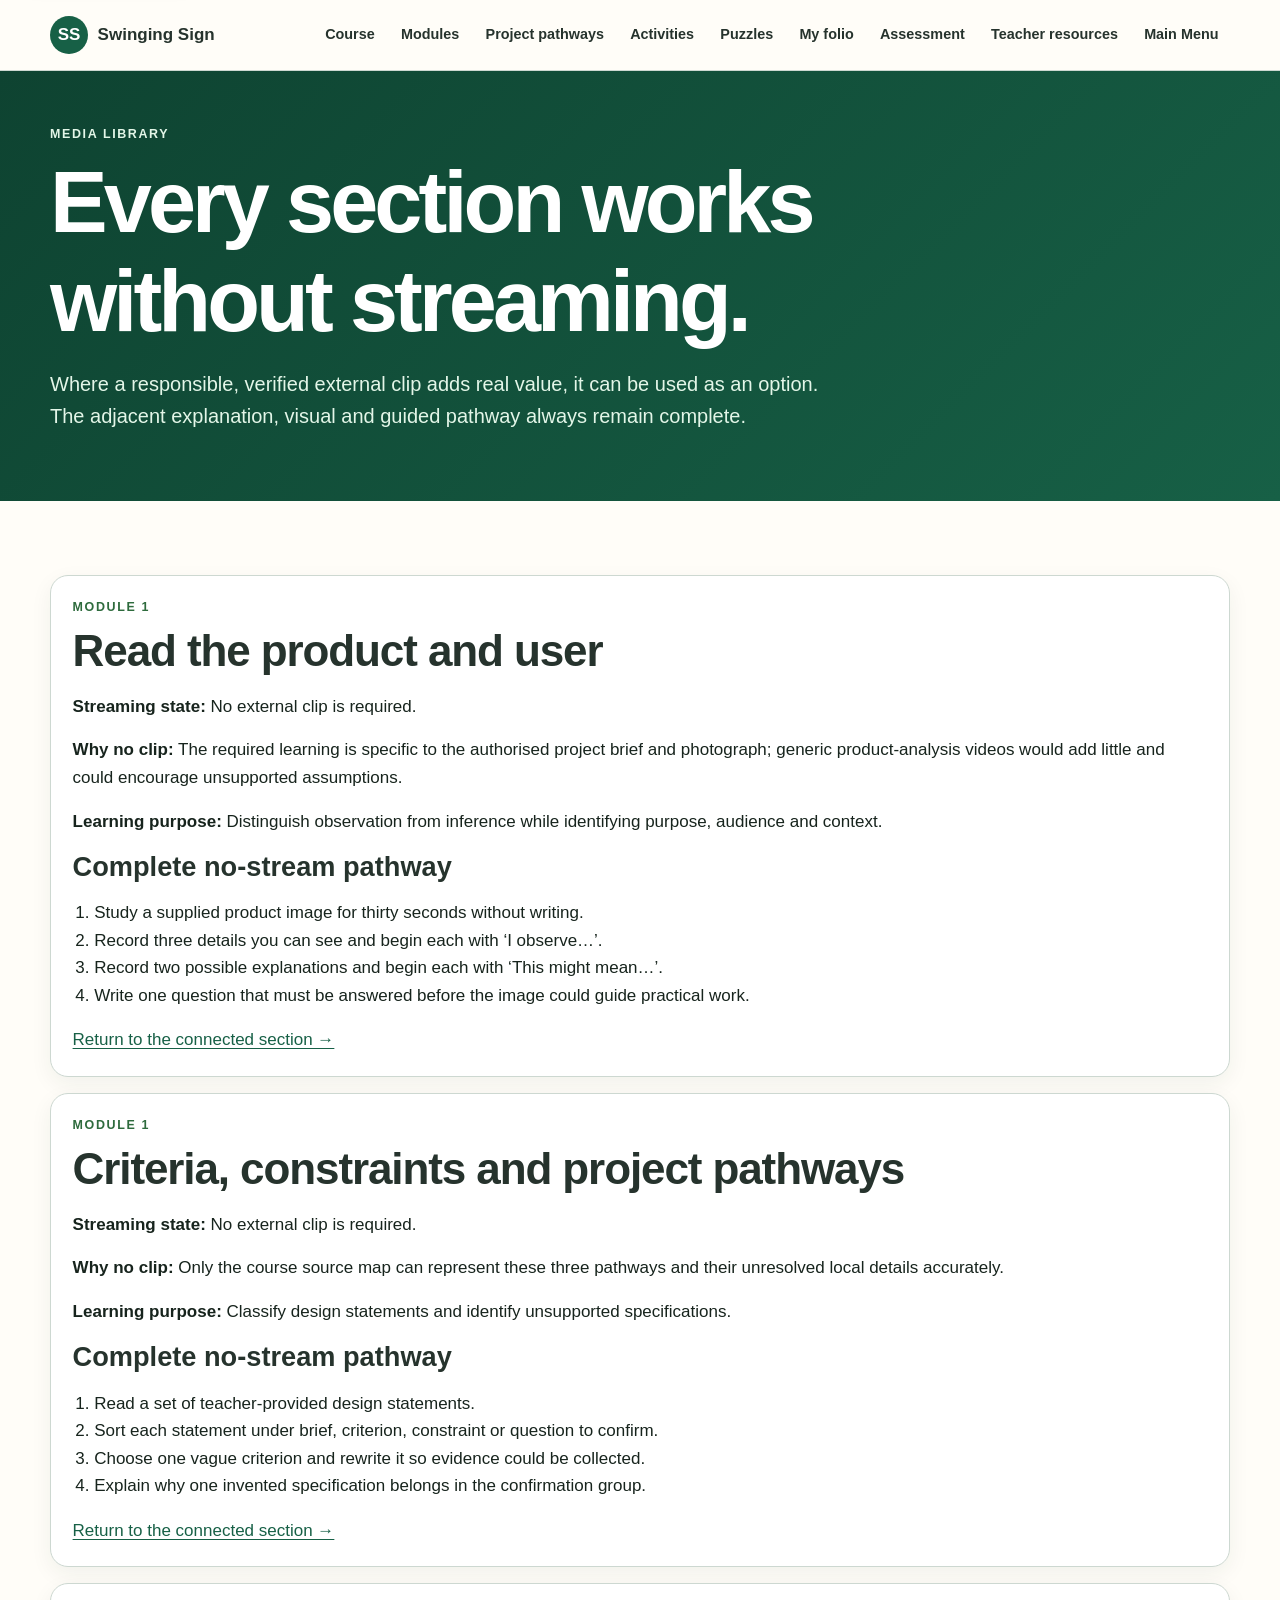
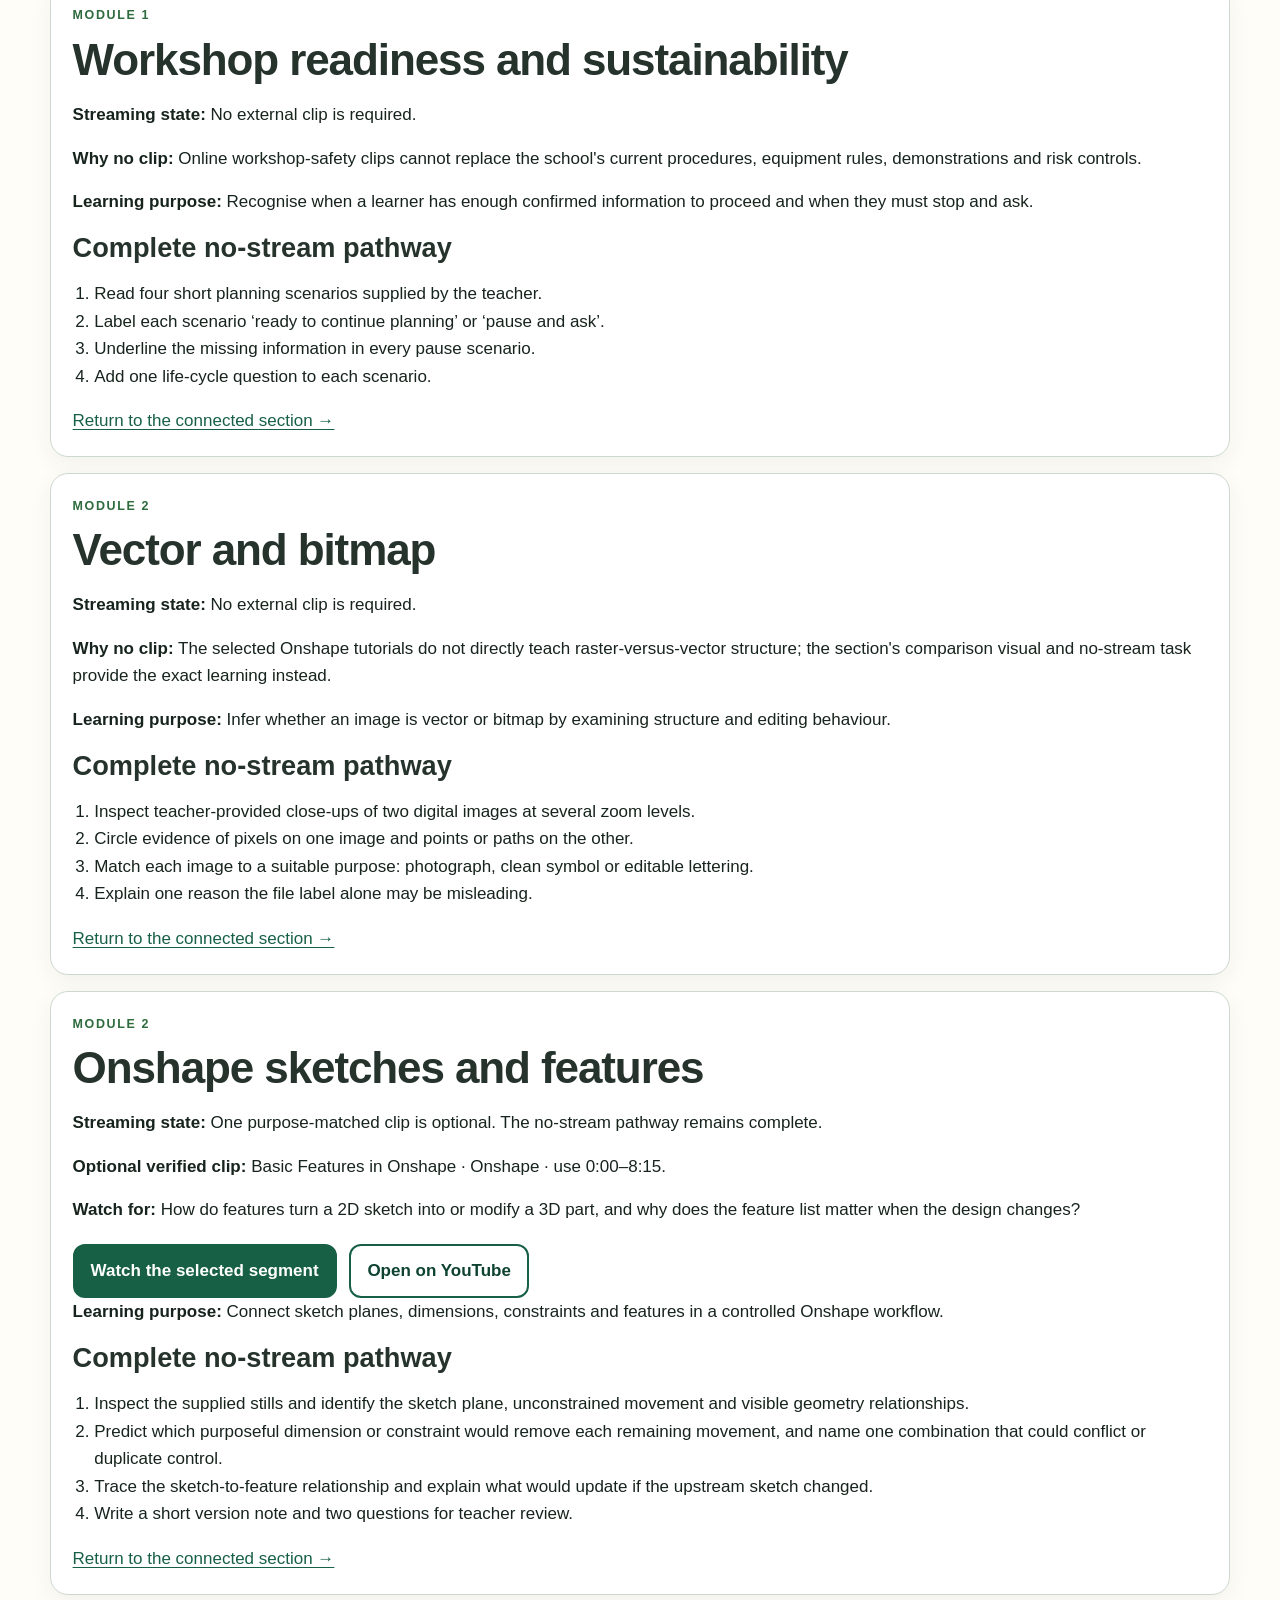
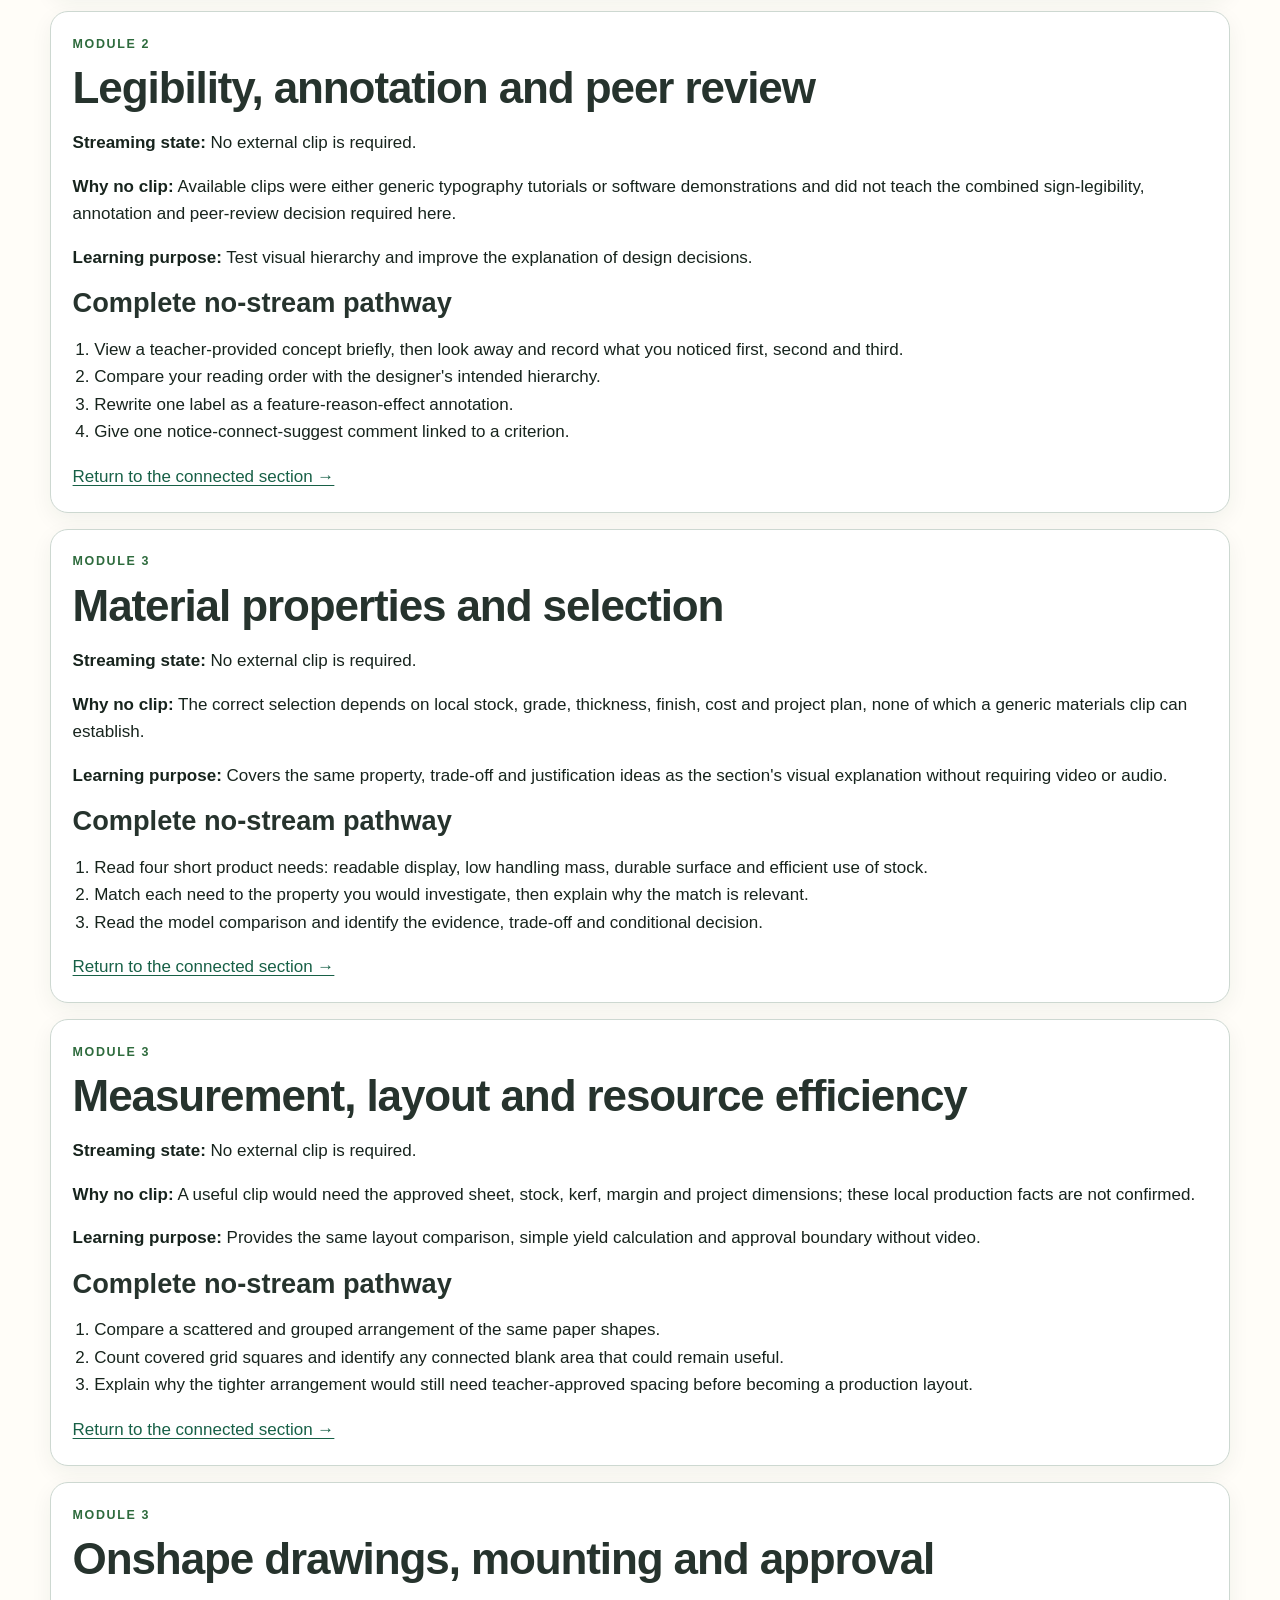
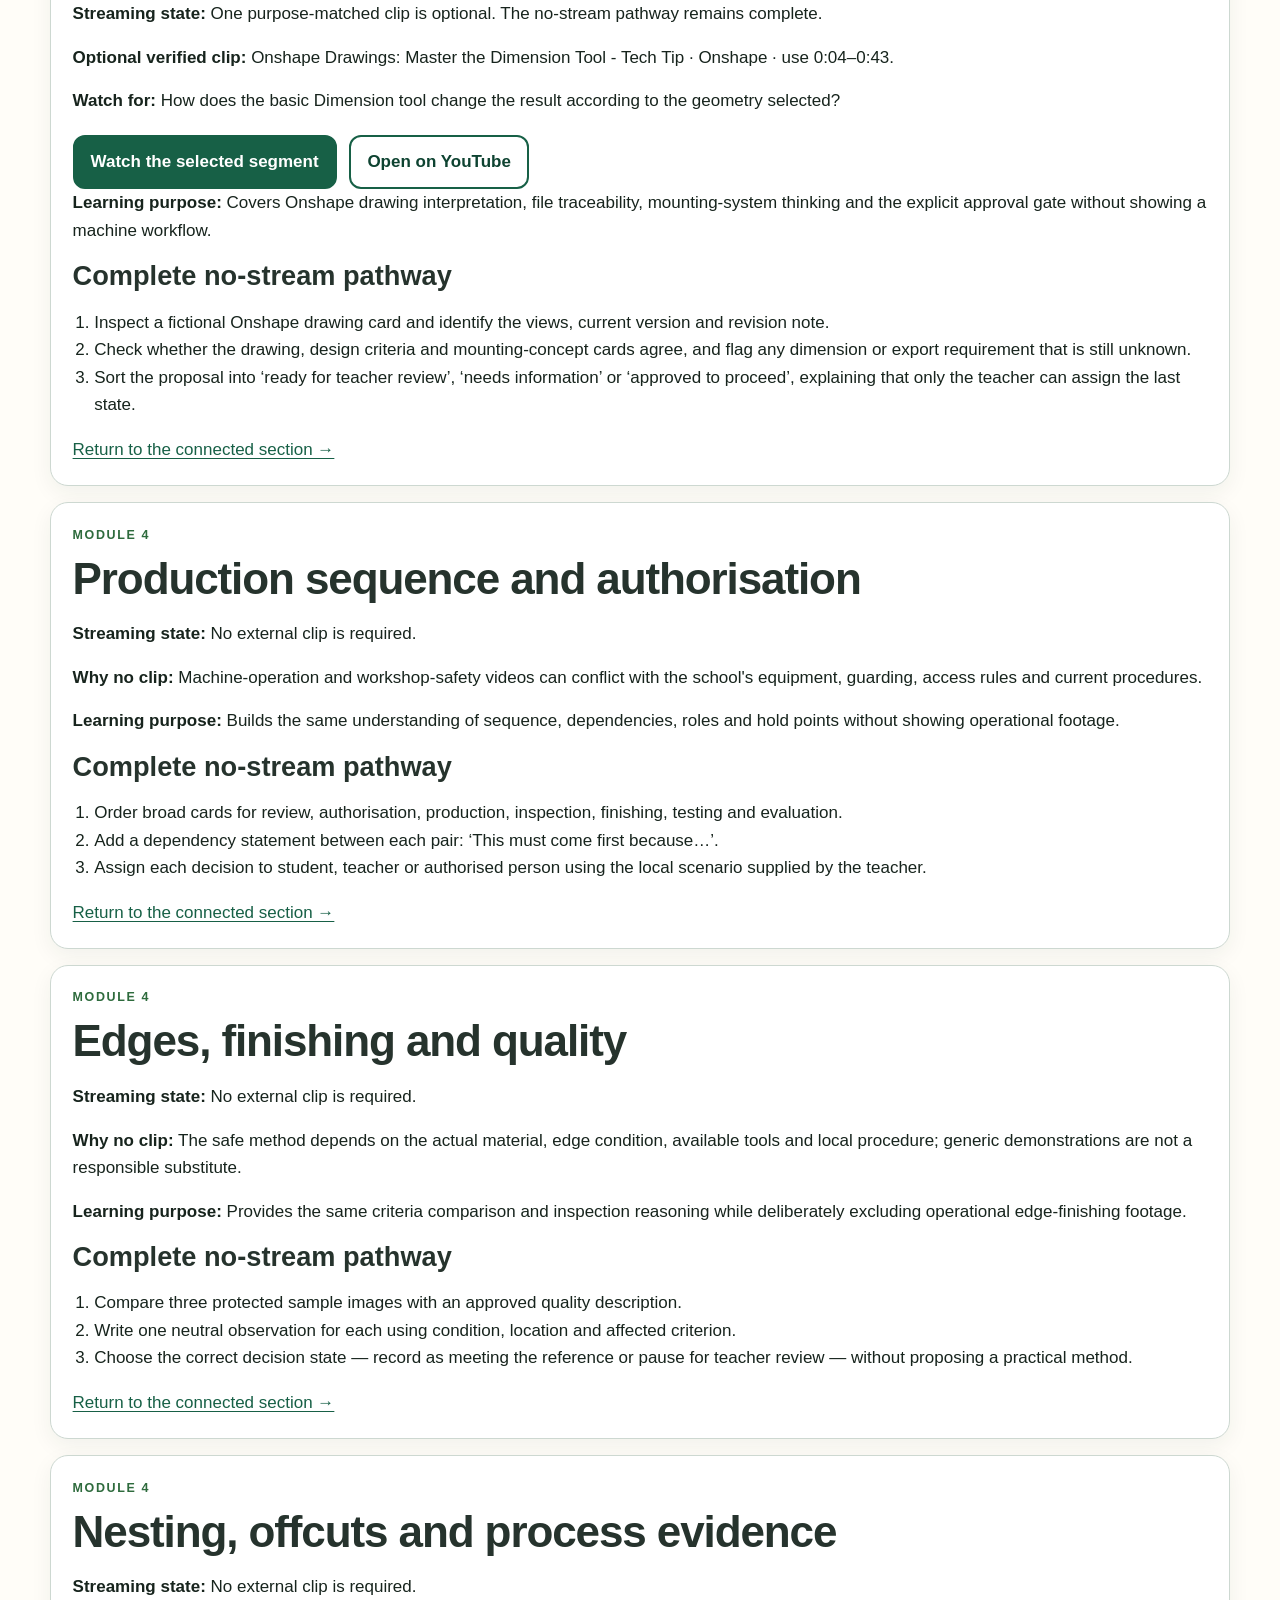
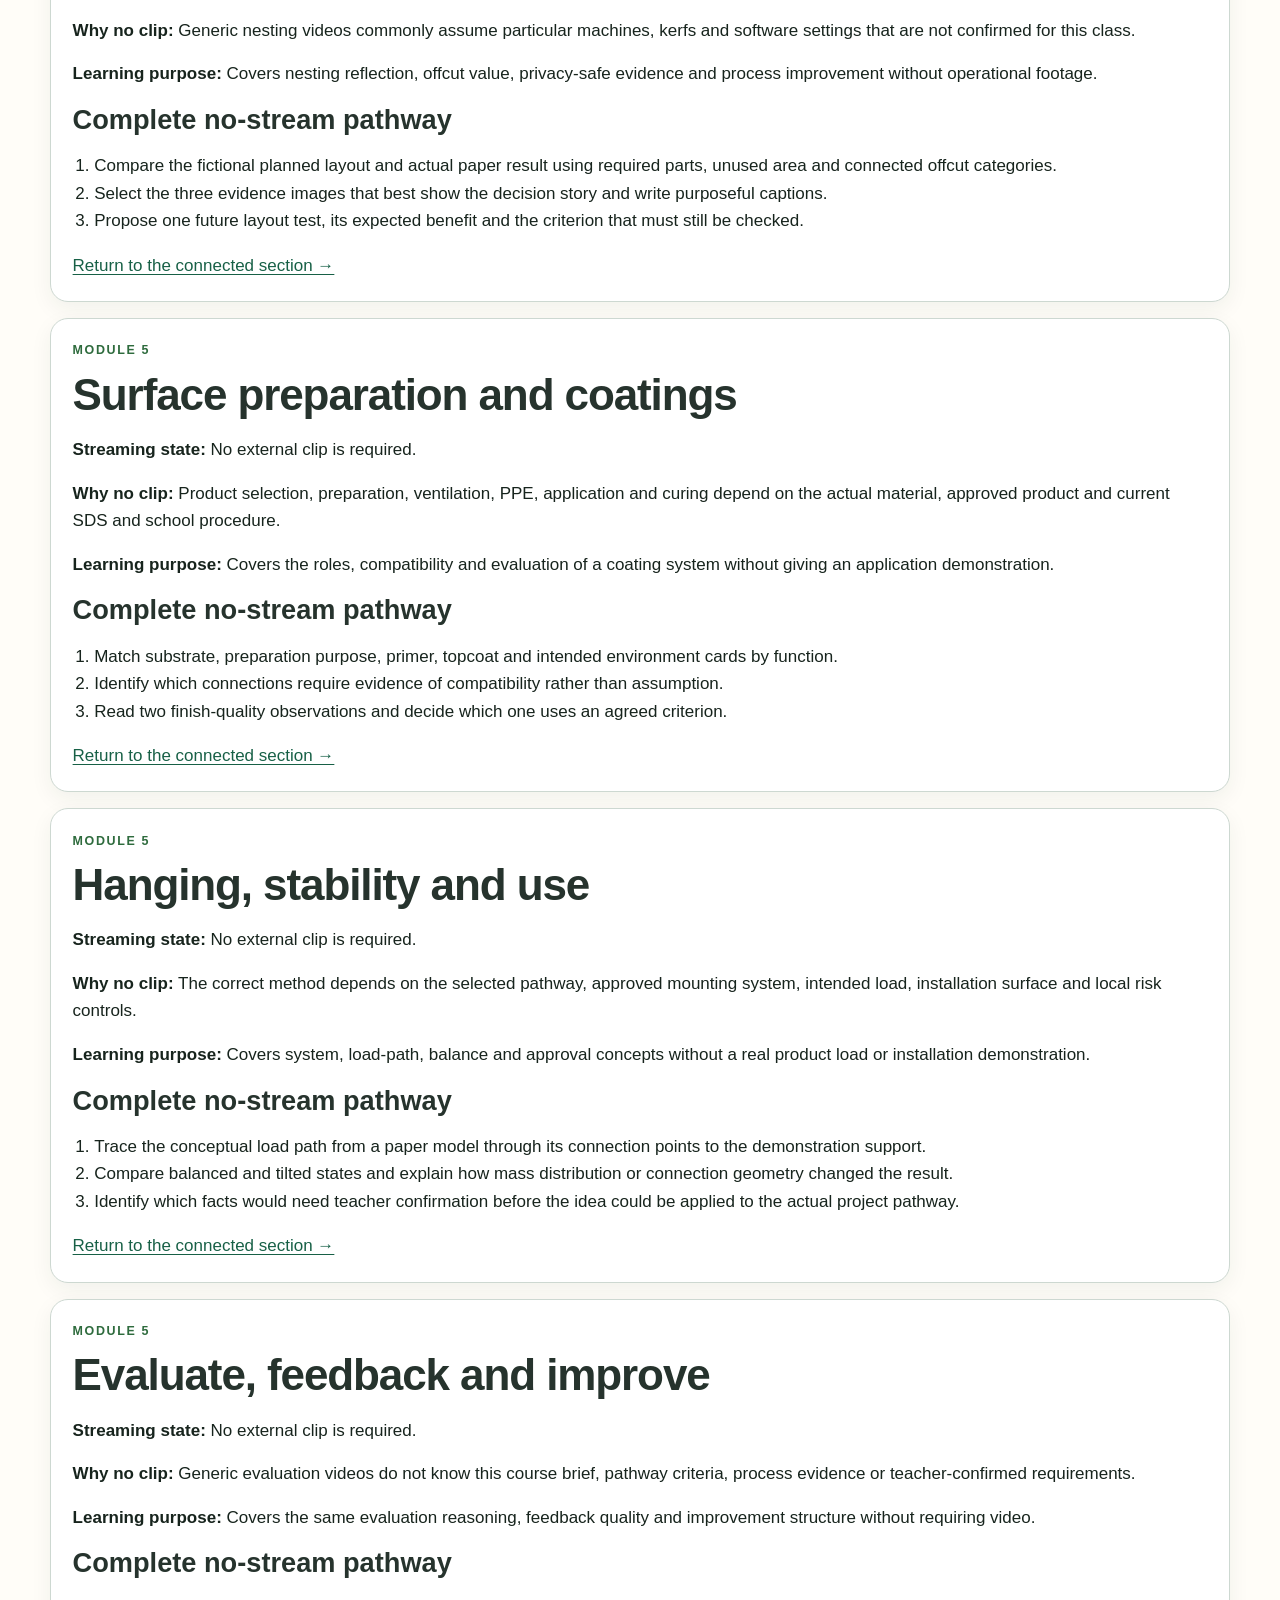
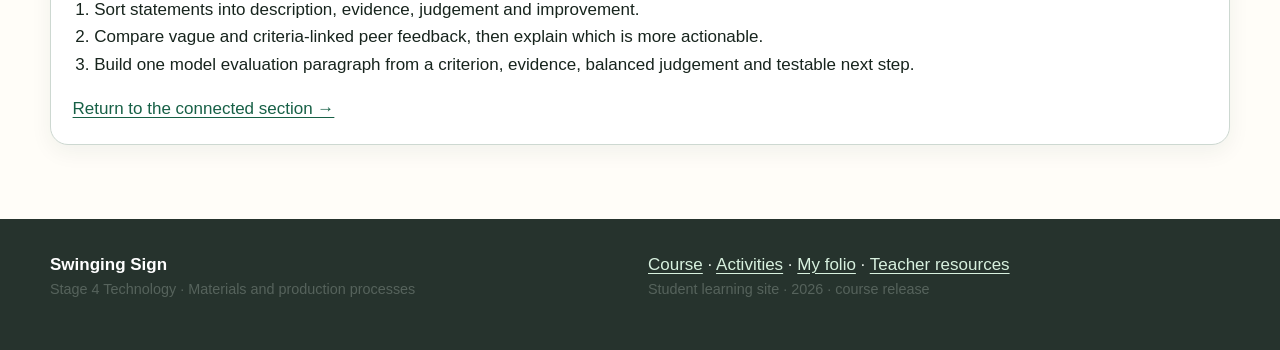
<file: videos.html>
<!doctype html>
<html lang="en-AU">
<head>
  <meta charset="utf-8">
  <meta name="viewport" content="width=device-width, initial-scale=1">
  <link rel="icon" href="data:,">
  <meta name="description" content="One explicit video or no-stream media pathway for every named Swinging Sign section.">
  <title>Media library | Swinging Sign</title>
  <link rel="stylesheet" href="styles.css?v=20260901-1">
  
</head>
<body>
<a class="skip-link" href="#main">Skip to main content</a>
<header class="site-header">
  <div class="nav-wrap">
    <a class="brand" href="index.html"><span class="brand-mark" aria-hidden="true">SS</span><span>Swinging Sign</span></a>
    <button class="nav-toggle" type="button" aria-expanded="false" aria-controls="site-nav">Menu</button>
    <nav class="site-nav" id="site-nav" aria-label="Main navigation"><a href="index.html">Course</a><a href="index.html#modules">Modules</a><a href="project-pathways.html">Project pathways</a><a href="activities.html">Activities</a><a href="puzzles.html">Puzzles</a><a href="folio.html">My folio</a><a href="assessment.html">Assessment</a><a href="teacher-resources.html">Teacher resources</a><a href="https://stevencowell.github.io/Main-Page/">Main Menu</a></nav>
  </div>
</header><main id="main"><section class="page-hero"><div class="wrap"><p class="eyebrow">Media library</p><h1>Every section works without streaming.</h1><p class="lede">Where a responsible, verified external clip adds real value, it can be used as an option. The adjacent explanation, visual and guided pathway always remain complete.</p></div></section><section class="page-section"><div class="wrap activity-bank"><article class="card" id="m01s01-read-the-product-and-user-media"><p class="eyebrow">Module 1</p><h2>Read the product and user</h2><p><strong>Streaming state:</strong> No external clip is required.</p><p><strong>Why no clip:</strong> The required learning is specific to the authorised project brief and photograph; generic product-analysis videos would add little and could encourage unsupported assumptions.</p><p><strong>Learning purpose:</strong> Distinguish observation from inference while identifying purpose, audience and context.</p><h3>Complete no-stream pathway</h3><ol><li>Study a supplied product image for thirty seconds without writing.</li><li>Record three details you can see and begin each with ‘I observe…’.</li><li>Record two possible explanations and begin each with ‘This might mean…’.</li><li>Write one question that must be answered before the image could guide practical work.</li></ol><p><a href="modules/module-01.html#m01s01-read-the-product-and-user">Return to the connected section →</a></p></article><article class="card" id="m01s02-criteria-constraints-and-project-pathways-media"><p class="eyebrow">Module 1</p><h2>Criteria, constraints and project pathways</h2><p><strong>Streaming state:</strong> No external clip is required.</p><p><strong>Why no clip:</strong> Only the course source map can represent these three pathways and their unresolved local details accurately.</p><p><strong>Learning purpose:</strong> Classify design statements and identify unsupported specifications.</p><h3>Complete no-stream pathway</h3><ol><li>Read a set of teacher-provided design statements.</li><li>Sort each statement under brief, criterion, constraint or question to confirm.</li><li>Choose one vague criterion and rewrite it so evidence could be collected.</li><li>Explain why one invented specification belongs in the confirmation group.</li></ol><p><a href="modules/module-01.html#m01s02-criteria-constraints-and-project-pathways">Return to the connected section →</a></p></article><article class="card" id="m01s03-workshop-readiness-and-sustainability-media"><p class="eyebrow">Module 1</p><h2>Workshop readiness and sustainability</h2><p><strong>Streaming state:</strong> No external clip is required.</p><p><strong>Why no clip:</strong> Online workshop-safety clips cannot replace the school&#x27;s current procedures, equipment rules, demonstrations and risk controls.</p><p><strong>Learning purpose:</strong> Recognise when a learner has enough confirmed information to proceed and when they must stop and ask.</p><h3>Complete no-stream pathway</h3><ol><li>Read four short planning scenarios supplied by the teacher.</li><li>Label each scenario ‘ready to continue planning’ or ‘pause and ask’.</li><li>Underline the missing information in every pause scenario.</li><li>Add one life-cycle question to each scenario.</li></ol><p><a href="modules/module-01.html#m01s03-workshop-readiness-and-sustainability">Return to the connected section →</a></p></article><article class="card" id="m02s01-vector-and-bitmap-media"><p class="eyebrow">Module 2</p><h2>Vector and bitmap</h2><p><strong>Streaming state:</strong> No external clip is required.</p><p><strong>Why no clip:</strong> The selected Onshape tutorials do not directly teach raster-versus-vector structure; the section&#x27;s comparison visual and no-stream task provide the exact learning instead.</p><p><strong>Learning purpose:</strong> Infer whether an image is vector or bitmap by examining structure and editing behaviour.</p><h3>Complete no-stream pathway</h3><ol><li>Inspect teacher-provided close-ups of two digital images at several zoom levels.</li><li>Circle evidence of pixels on one image and points or paths on the other.</li><li>Match each image to a suitable purpose: photograph, clean symbol or editable lettering.</li><li>Explain one reason the file label alone may be misleading.</li></ol><p><a href="modules/module-02.html#m02s01-vector-and-bitmap">Return to the connected section →</a></p></article><article class="card" id="m02s02-inkscape-tools-and-paths-media"><p class="eyebrow">Module 2</p><h2>Onshape sketches and features</h2><p><strong>Streaming state:</strong> One purpose-matched clip is optional. The no-stream pathway remains complete.</p><p><strong>Optional verified clip:</strong> Basic Features in Onshape · Onshape · use 0:00–8:15.</p><p><strong>Watch for:</strong> How do features turn a 2D sketch into or modify a 3D part, and why does the feature list matter when the design changes?</p><div class="actions"><button class="button" type="button" data-video-open data-video-src="https://www.youtube-nocookie.com/embed/9tWzPxuhD3A" data-video-title="Basic Features in Onshape">Watch the selected segment</button><a class="button secondary" href="https://www.youtube.com/watch?v=9tWzPxuhD3A" target="_blank" rel="noopener">Open on YouTube</a></div><p><strong>Learning purpose:</strong> Connect sketch planes, dimensions, constraints and features in a controlled Onshape workflow.</p><h3>Complete no-stream pathway</h3><ol><li>Inspect the supplied stills and identify the sketch plane, unconstrained movement and visible geometry relationships.</li><li>Predict which purposeful dimension or constraint would remove each remaining movement, and name one combination that could conflict or duplicate control.</li><li>Trace the sketch-to-feature relationship and explain what would update if the upstream sketch changed.</li><li>Write a short version note and two questions for teacher review.</li></ol><p><a href="modules/module-02.html#m02s02-inkscape-tools-and-paths">Return to the connected section →</a></p></article><article class="card" id="m02s03-legibility-annotation-and-peer-review-media"><p class="eyebrow">Module 2</p><h2>Legibility, annotation and peer review</h2><p><strong>Streaming state:</strong> No external clip is required.</p><p><strong>Why no clip:</strong> Available clips were either generic typography tutorials or software demonstrations and did not teach the combined sign-legibility, annotation and peer-review decision required here.</p><p><strong>Learning purpose:</strong> Test visual hierarchy and improve the explanation of design decisions.</p><h3>Complete no-stream pathway</h3><ol><li>View a teacher-provided concept briefly, then look away and record what you noticed first, second and third.</li><li>Compare your reading order with the designer&#x27;s intended hierarchy.</li><li>Rewrite one label as a feature-reason-effect annotation.</li><li>Give one notice-connect-suggest comment linked to a criterion.</li></ol><p><a href="modules/module-02.html#m02s03-legibility-annotation-and-peer-review">Return to the connected section →</a></p></article><article class="card" id="m03s01-material-properties-and-selection-media"><p class="eyebrow">Module 3</p><h2>Material properties and selection</h2><p><strong>Streaming state:</strong> No external clip is required.</p><p><strong>Why no clip:</strong> The correct selection depends on local stock, grade, thickness, finish, cost and project plan, none of which a generic materials clip can establish.</p><p><strong>Learning purpose:</strong> Covers the same property, trade-off and justification ideas as the section&#x27;s visual explanation without requiring video or audio.</p><h3>Complete no-stream pathway</h3><ol><li>Read four short product needs: readable display, low handling mass, durable surface and efficient use of stock.</li><li>Match each need to the property you would investigate, then explain why the match is relevant.</li><li>Read the model comparison and identify the evidence, trade-off and conditional decision.</li></ol><p><a href="modules/module-03.html#m03s01-material-properties-and-selection">Return to the connected section →</a></p></article><article class="card" id="m03s02-measurement-layout-and-resource-efficiency-media"><p class="eyebrow">Module 3</p><h2>Measurement, layout and resource efficiency</h2><p><strong>Streaming state:</strong> No external clip is required.</p><p><strong>Why no clip:</strong> A useful clip would need the approved sheet, stock, kerf, margin and project dimensions; these local production facts are not confirmed.</p><p><strong>Learning purpose:</strong> Provides the same layout comparison, simple yield calculation and approval boundary without video.</p><h3>Complete no-stream pathway</h3><ol><li>Compare a scattered and grouped arrangement of the same paper shapes.</li><li>Count covered grid squares and identify any connected blank area that could remain useful.</li><li>Explain why the tighter arrangement would still need teacher-approved spacing before becoming a production layout.</li></ol><p><a href="modules/module-03.html#m03s02-measurement-layout-and-resource-efficiency">Return to the connected section →</a></p></article><article class="card" id="m03s03-files-mounting-and-teacher-approval-media"><p class="eyebrow">Module 3</p><h2>Onshape drawings, mounting and approval</h2><p><strong>Streaming state:</strong> One purpose-matched clip is optional. The no-stream pathway remains complete.</p><p><strong>Optional verified clip:</strong> Onshape Drawings: Master the Dimension Tool - Tech Tip · Onshape · use 0:04–0:43.</p><p><strong>Watch for:</strong> How does the basic Dimension tool change the result according to the geometry selected?</p><div class="actions"><button class="button" type="button" data-video-open data-video-src="https://www.youtube-nocookie.com/embed/Vi49qhflx8s?start=4&amp;end=43" data-video-title="Onshape Drawings: Master the Dimension Tool - Tech Tip">Watch the selected segment</button><a class="button secondary" href="https://www.youtube.com/watch?v=Vi49qhflx8s&amp;t=4s" target="_blank" rel="noopener">Open on YouTube</a></div><p><strong>Learning purpose:</strong> Covers Onshape drawing interpretation, file traceability, mounting-system thinking and the explicit approval gate without showing a machine workflow.</p><h3>Complete no-stream pathway</h3><ol><li>Inspect a fictional Onshape drawing card and identify the views, current version and revision note.</li><li>Check whether the drawing, design criteria and mounting-concept cards agree, and flag any dimension or export requirement that is still unknown.</li><li>Sort the proposal into ‘ready for teacher review’, ‘needs information’ or ‘approved to proceed’, explaining that only the teacher can assign the last state.</li></ol><p><a href="modules/module-03.html#m03s03-files-mounting-and-teacher-approval">Return to the connected section →</a></p></article><article class="card" id="m04s01-production-sequence-and-authorisation-media"><p class="eyebrow">Module 4</p><h2>Production sequence and authorisation</h2><p><strong>Streaming state:</strong> No external clip is required.</p><p><strong>Why no clip:</strong> Machine-operation and workshop-safety videos can conflict with the school&#x27;s equipment, guarding, access rules and current procedures.</p><p><strong>Learning purpose:</strong> Builds the same understanding of sequence, dependencies, roles and hold points without showing operational footage.</p><h3>Complete no-stream pathway</h3><ol><li>Order broad cards for review, authorisation, production, inspection, finishing, testing and evaluation.</li><li>Add a dependency statement between each pair: ‘This must come first because…’. </li><li>Assign each decision to student, teacher or authorised person using the local scenario supplied by the teacher.</li></ol><p><a href="modules/module-04.html#m04s01-production-sequence-and-authorisation">Return to the connected section →</a></p></article><article class="card" id="m04s02-edges-finishing-and-quality-media"><p class="eyebrow">Module 4</p><h2>Edges, finishing and quality</h2><p><strong>Streaming state:</strong> No external clip is required.</p><p><strong>Why no clip:</strong> The safe method depends on the actual material, edge condition, available tools and local procedure; generic demonstrations are not a responsible substitute.</p><p><strong>Learning purpose:</strong> Provides the same criteria comparison and inspection reasoning while deliberately excluding operational edge-finishing footage.</p><h3>Complete no-stream pathway</h3><ol><li>Compare three protected sample images with an approved quality description.</li><li>Write one neutral observation for each using condition, location and affected criterion.</li><li>Choose the correct decision state — record as meeting the reference or pause for teacher review — without proposing a practical method.</li></ol><p><a href="modules/module-04.html#m04s02-edges-finishing-and-quality">Return to the connected section →</a></p></article><article class="card" id="m04s03-nesting-offcuts-and-process-evidence-media"><p class="eyebrow">Module 4</p><h2>Nesting, offcuts and process evidence</h2><p><strong>Streaming state:</strong> No external clip is required.</p><p><strong>Why no clip:</strong> Generic nesting videos commonly assume particular machines, kerfs and software settings that are not confirmed for this class.</p><p><strong>Learning purpose:</strong> Covers nesting reflection, offcut value, privacy-safe evidence and process improvement without operational footage.</p><h3>Complete no-stream pathway</h3><ol><li>Compare the fictional planned layout and actual paper result using required parts, unused area and connected offcut categories.</li><li>Select the three evidence images that best show the decision story and write purposeful captions.</li><li>Propose one future layout test, its expected benefit and the criterion that must still be checked.</li></ol><p><a href="modules/module-04.html#m04s03-nesting-offcuts-and-process-evidence">Return to the connected section →</a></p></article><article class="card" id="m05s01-surface-preparation-and-coatings-media"><p class="eyebrow">Module 5</p><h2>Surface preparation and coatings</h2><p><strong>Streaming state:</strong> No external clip is required.</p><p><strong>Why no clip:</strong> Product selection, preparation, ventilation, PPE, application and curing depend on the actual material, approved product and current SDS and school procedure.</p><p><strong>Learning purpose:</strong> Covers the roles, compatibility and evaluation of a coating system without giving an application demonstration.</p><h3>Complete no-stream pathway</h3><ol><li>Match substrate, preparation purpose, primer, topcoat and intended environment cards by function.</li><li>Identify which connections require evidence of compatibility rather than assumption.</li><li>Read two finish-quality observations and decide which one uses an agreed criterion.</li></ol><p><a href="modules/module-05.html#m05s01-surface-preparation-and-coatings">Return to the connected section →</a></p></article><article class="card" id="m05s02-hanging-stability-and-use-media"><p class="eyebrow">Module 5</p><h2>Hanging, stability and use</h2><p><strong>Streaming state:</strong> No external clip is required.</p><p><strong>Why no clip:</strong> The correct method depends on the selected pathway, approved mounting system, intended load, installation surface and local risk controls.</p><p><strong>Learning purpose:</strong> Covers system, load-path, balance and approval concepts without a real product load or installation demonstration.</p><h3>Complete no-stream pathway</h3><ol><li>Trace the conceptual load path from a paper model through its connection points to the demonstration support.</li><li>Compare balanced and tilted states and explain how mass distribution or connection geometry changed the result.</li><li>Identify which facts would need teacher confirmation before the idea could be applied to the actual project pathway.</li></ol><p><a href="modules/module-05.html#m05s02-hanging-stability-and-use">Return to the connected section →</a></p></article><article class="card" id="m05s03-evaluate-feedback-and-improve-media"><p class="eyebrow">Module 5</p><h2>Evaluate, feedback and improve</h2><p><strong>Streaming state:</strong> No external clip is required.</p><p><strong>Why no clip:</strong> Generic evaluation videos do not know this course brief, pathway criteria, process evidence or teacher-confirmed requirements.</p><p><strong>Learning purpose:</strong> Covers the same evaluation reasoning, feedback quality and improvement structure without requiring video.</p><h3>Complete no-stream pathway</h3><ol><li>Sort statements into description, evidence, judgement and improvement.</li><li>Compare vague and criteria-linked peer feedback, then explain which is more actionable.</li><li>Build one model evaluation paragraph from a criterion, evidence, balanced judgement and testable next step.</li></ol><p><a href="modules/module-05.html#m05s03-evaluate-feedback-and-improve">Return to the connected section →</a></p></article></div></section></main><footer class="footer"><div class="wrap footer-grid"><div><strong>Swinging Sign</strong><p class="fine">Stage 4 Technology · Materials and production processes</p></div><div><a href="index.html">Course</a> · <a href="activities.html">Activities</a> · <a href="folio.html">My folio</a> · <a href="teacher-resources.html">Teacher resources</a><p class="fine">Student learning site · <span data-year></span> · course release</p></div></div></footer><script src="shared.js?v=20260831-1"></script></body></html>
</file>
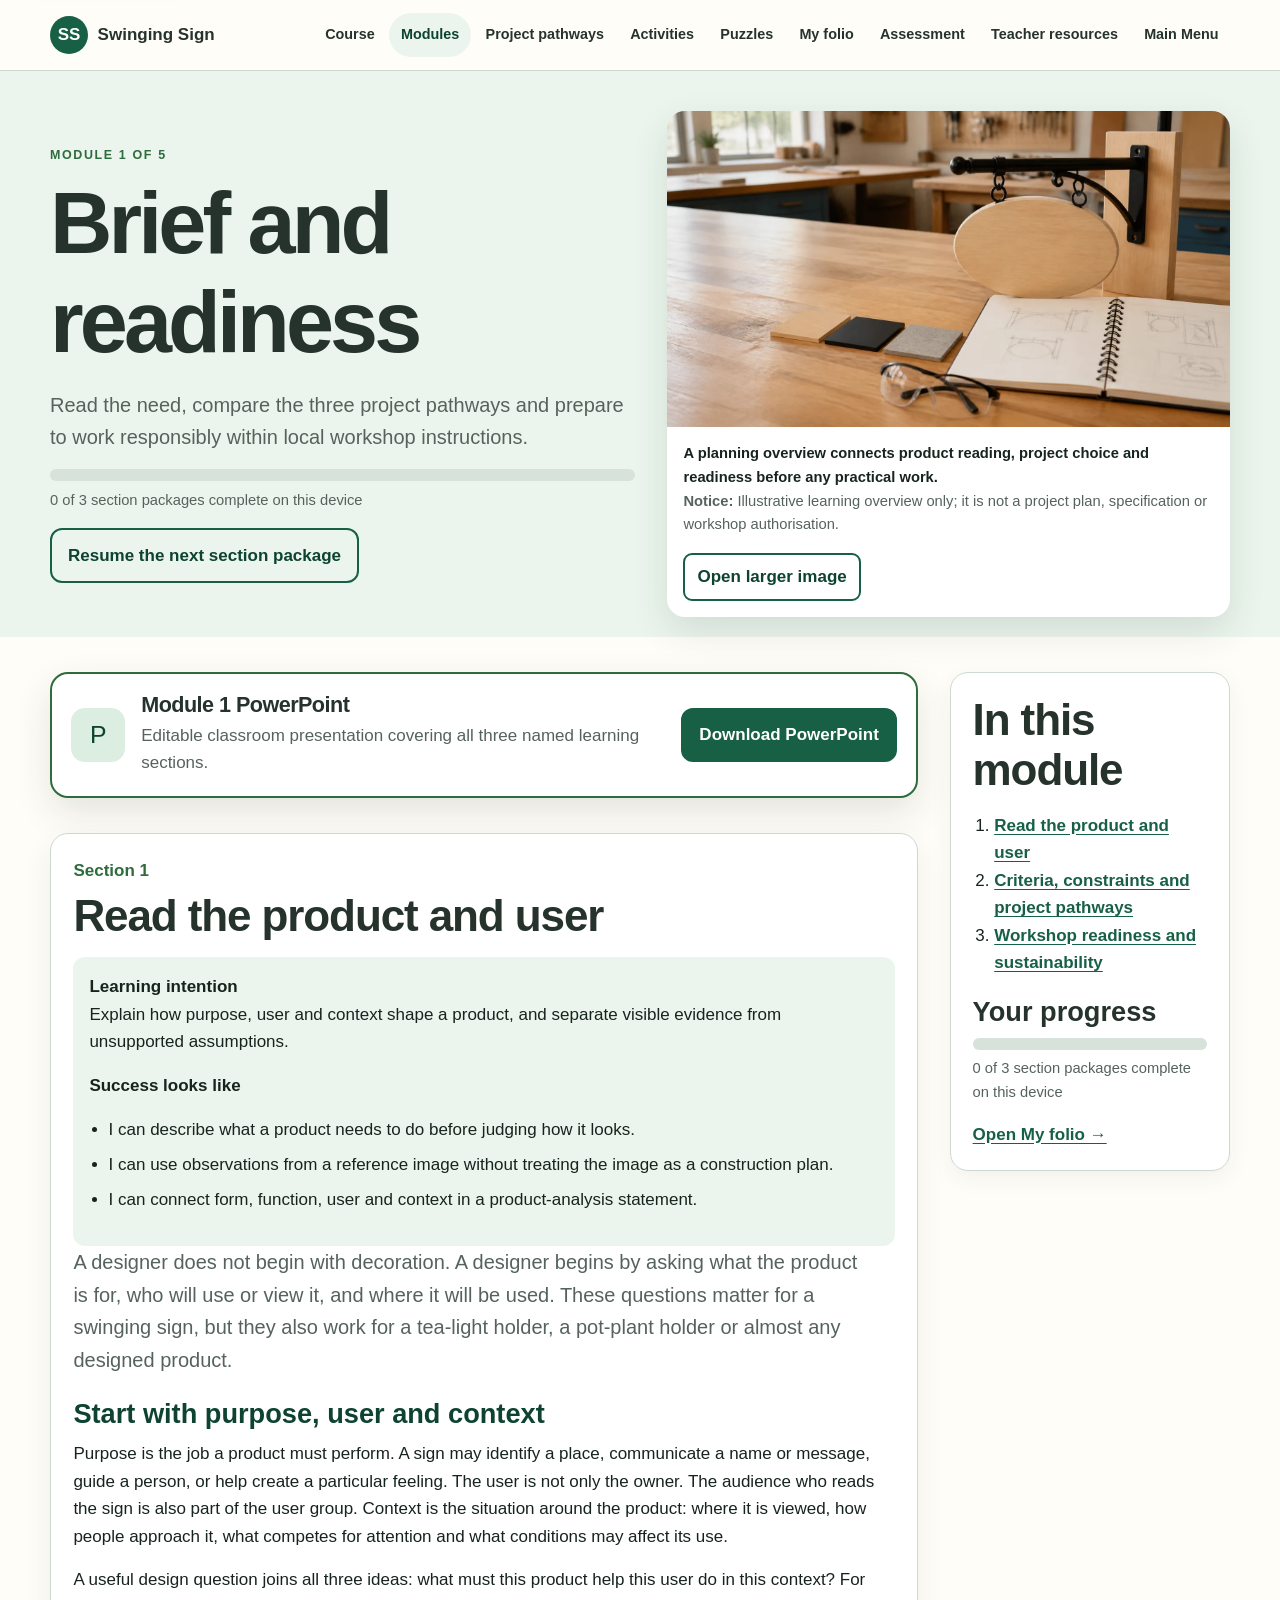
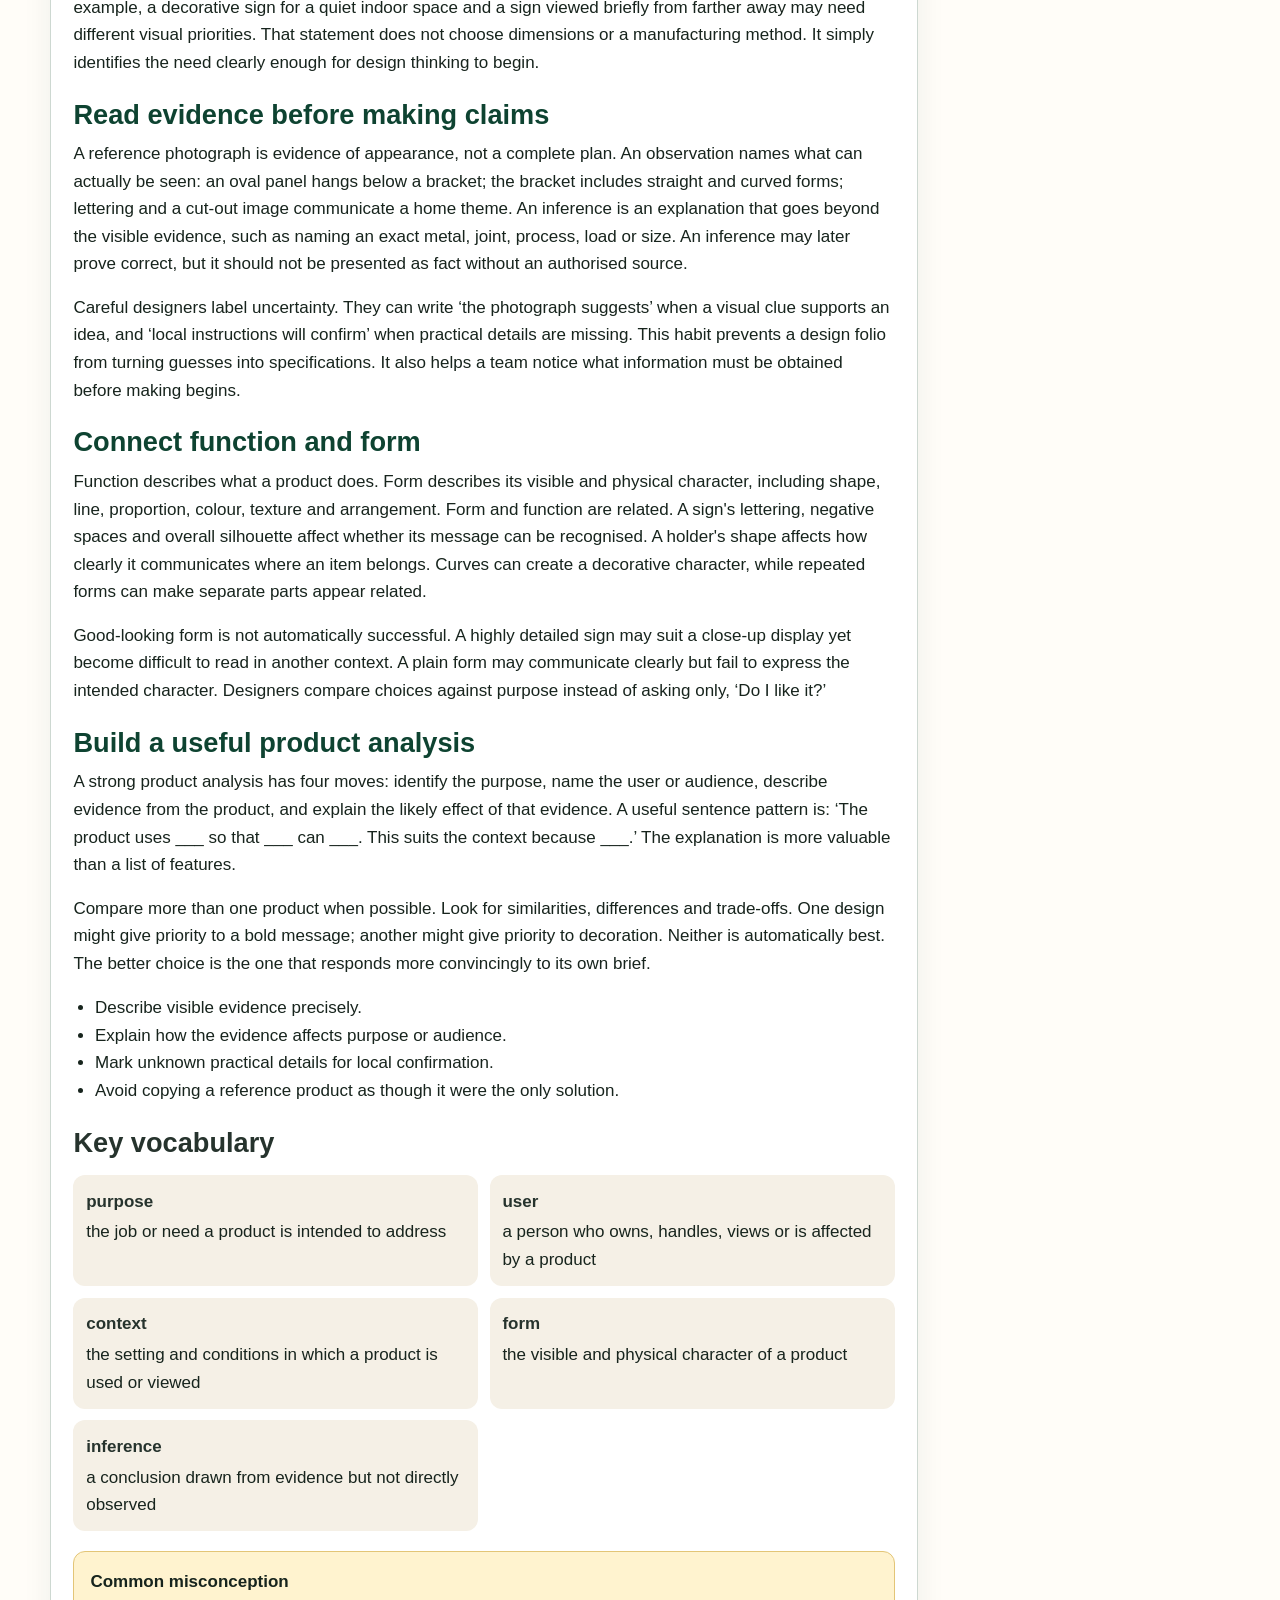
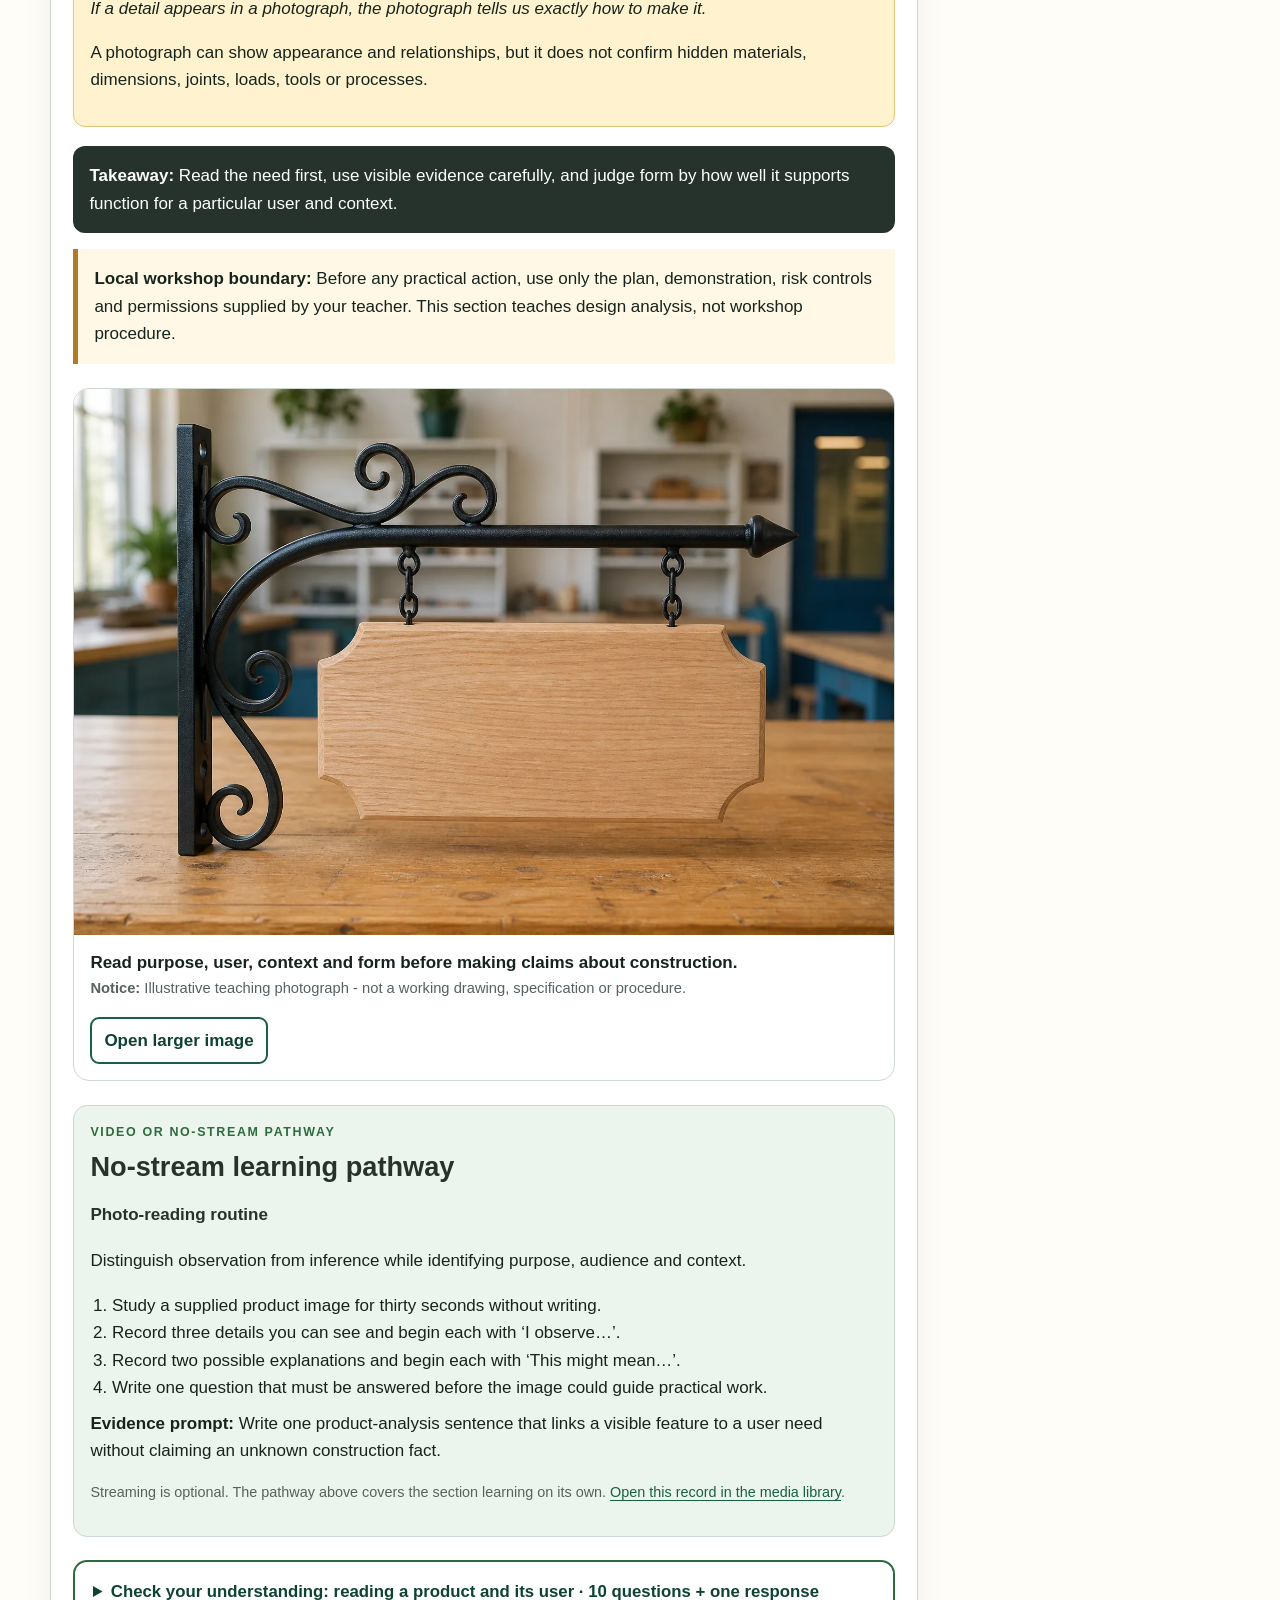
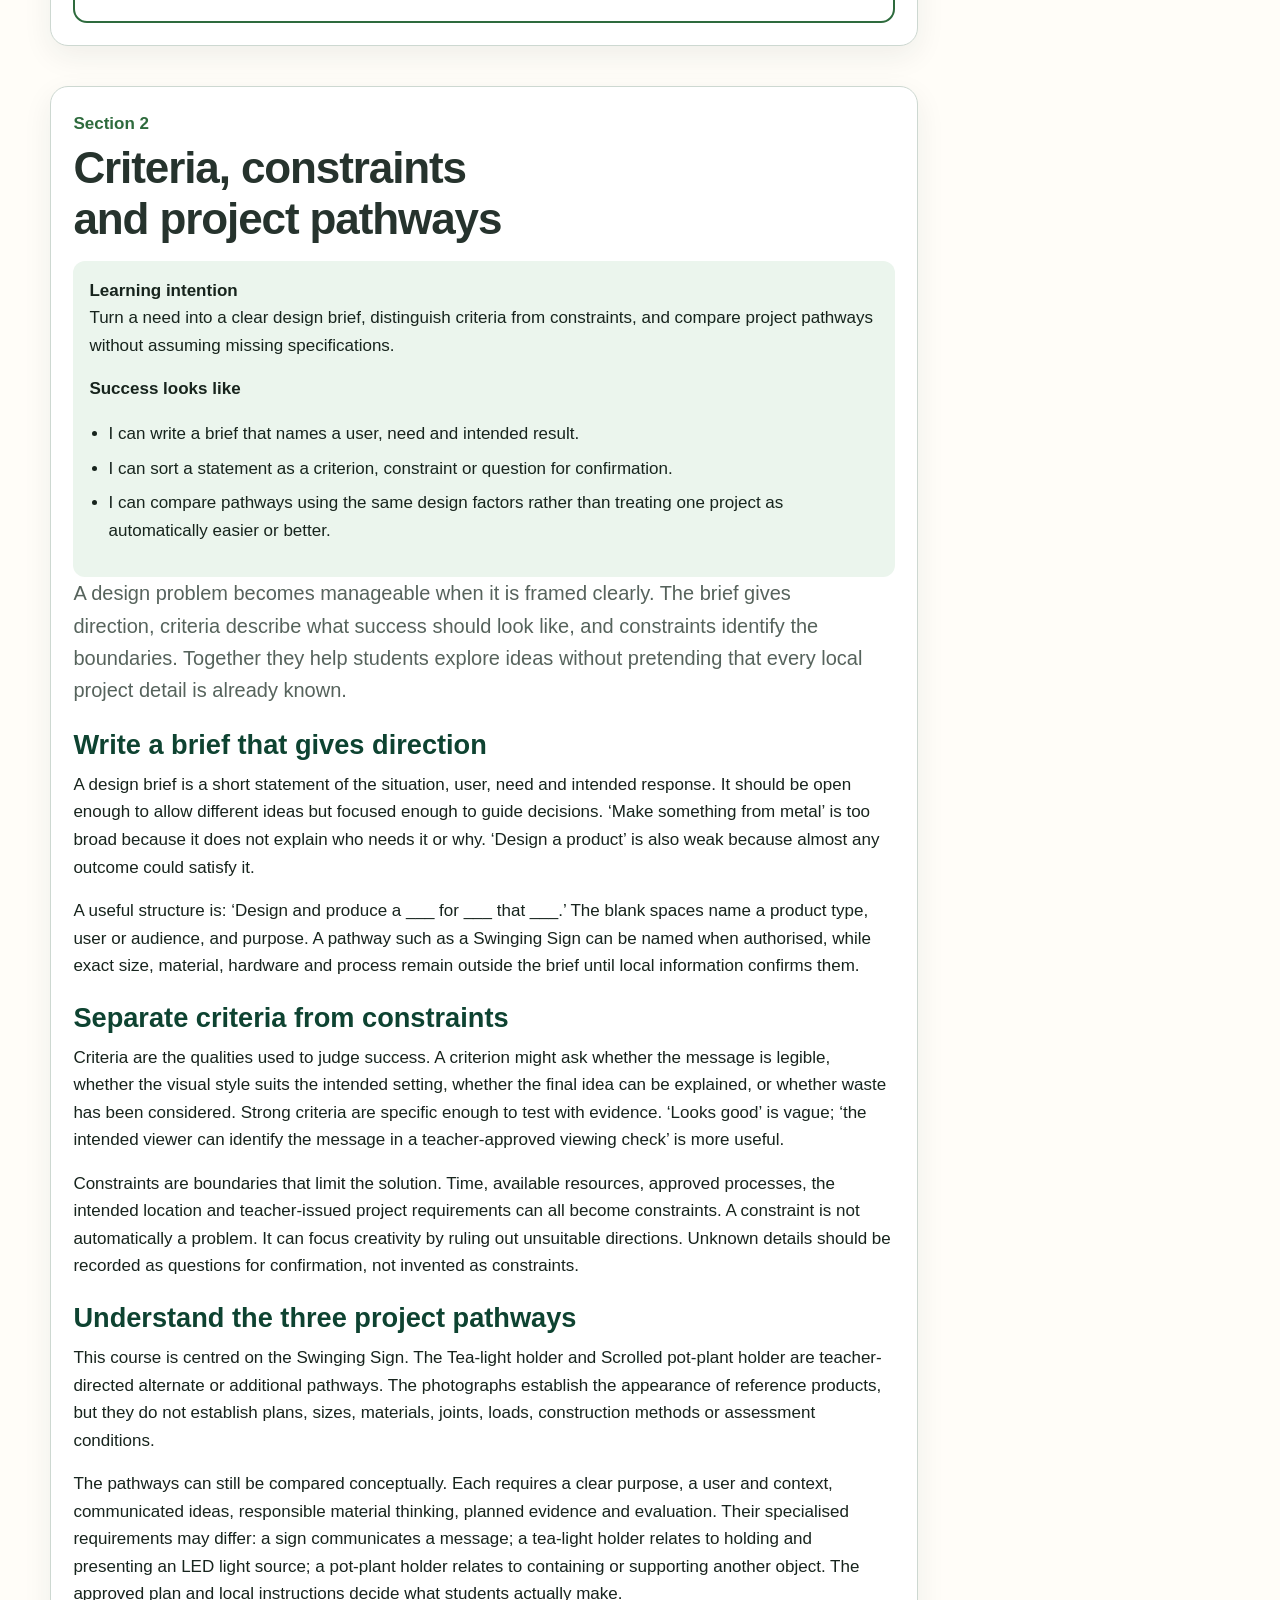
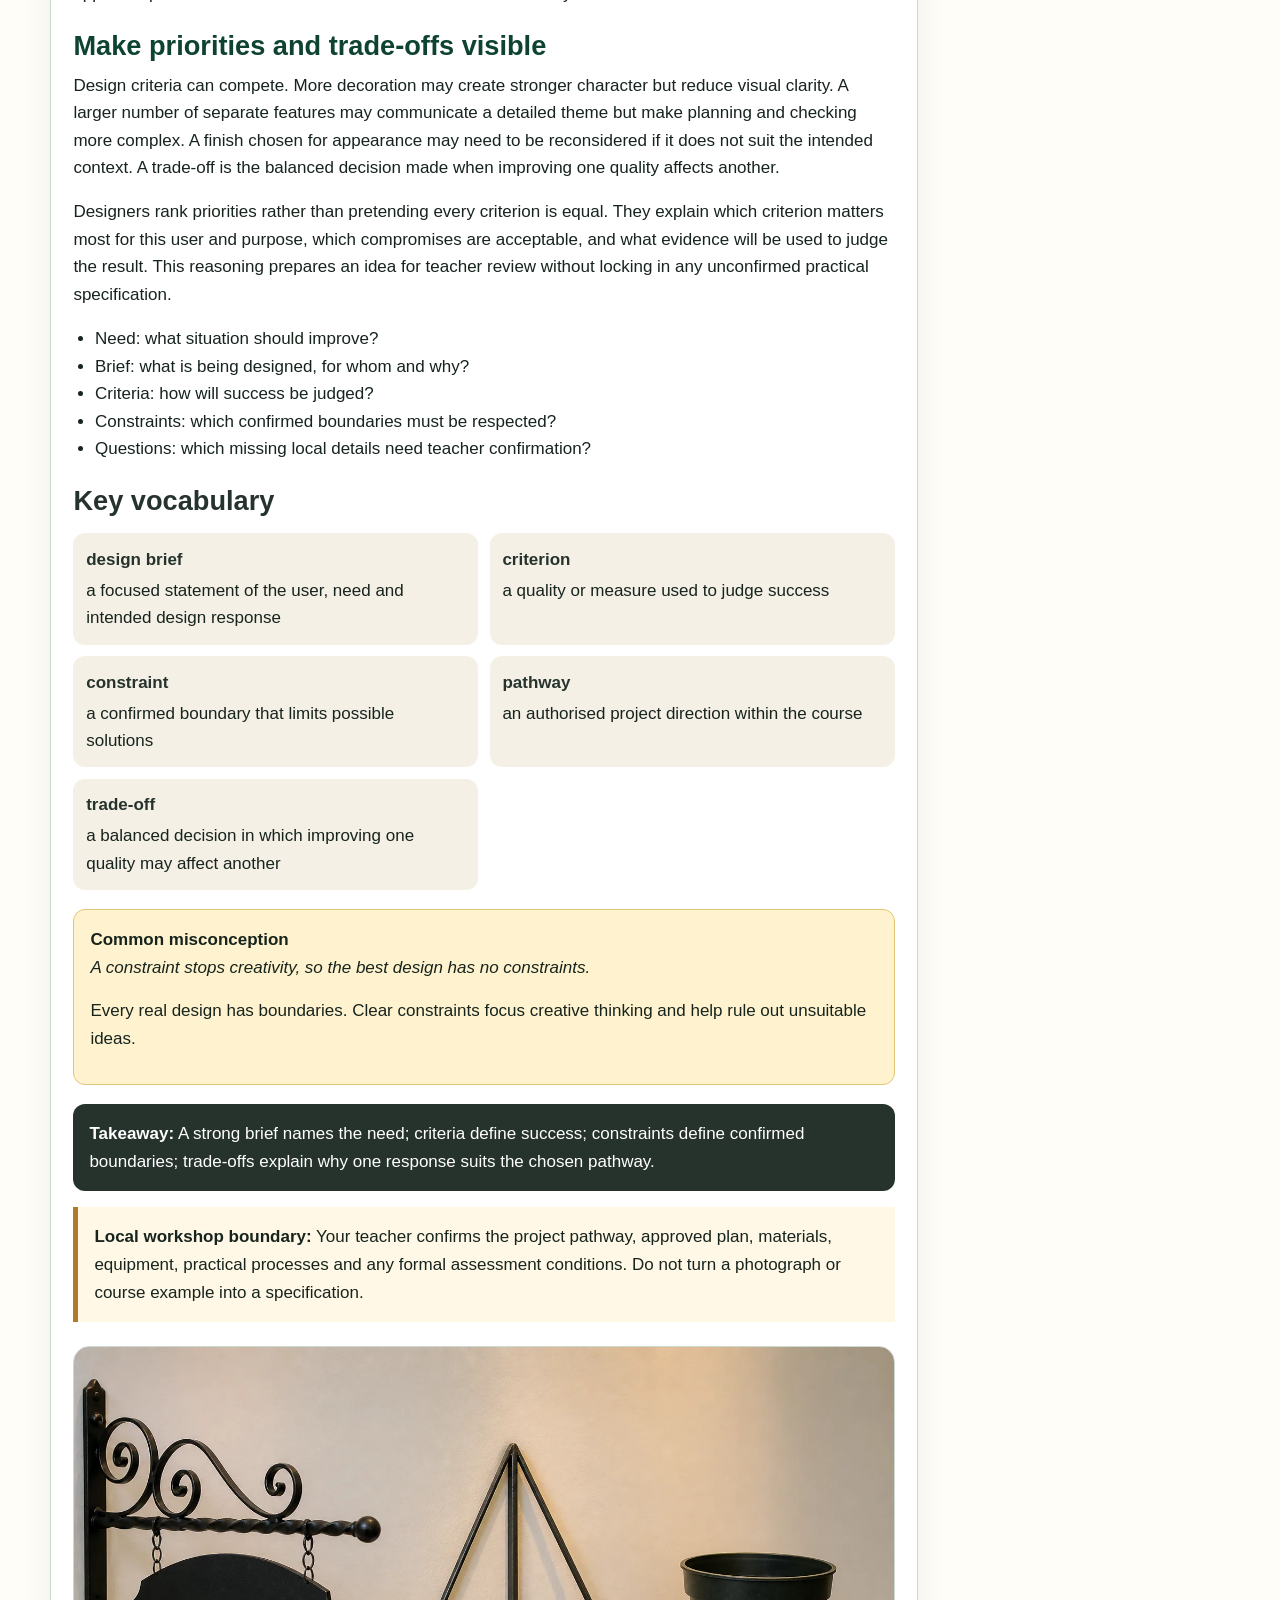
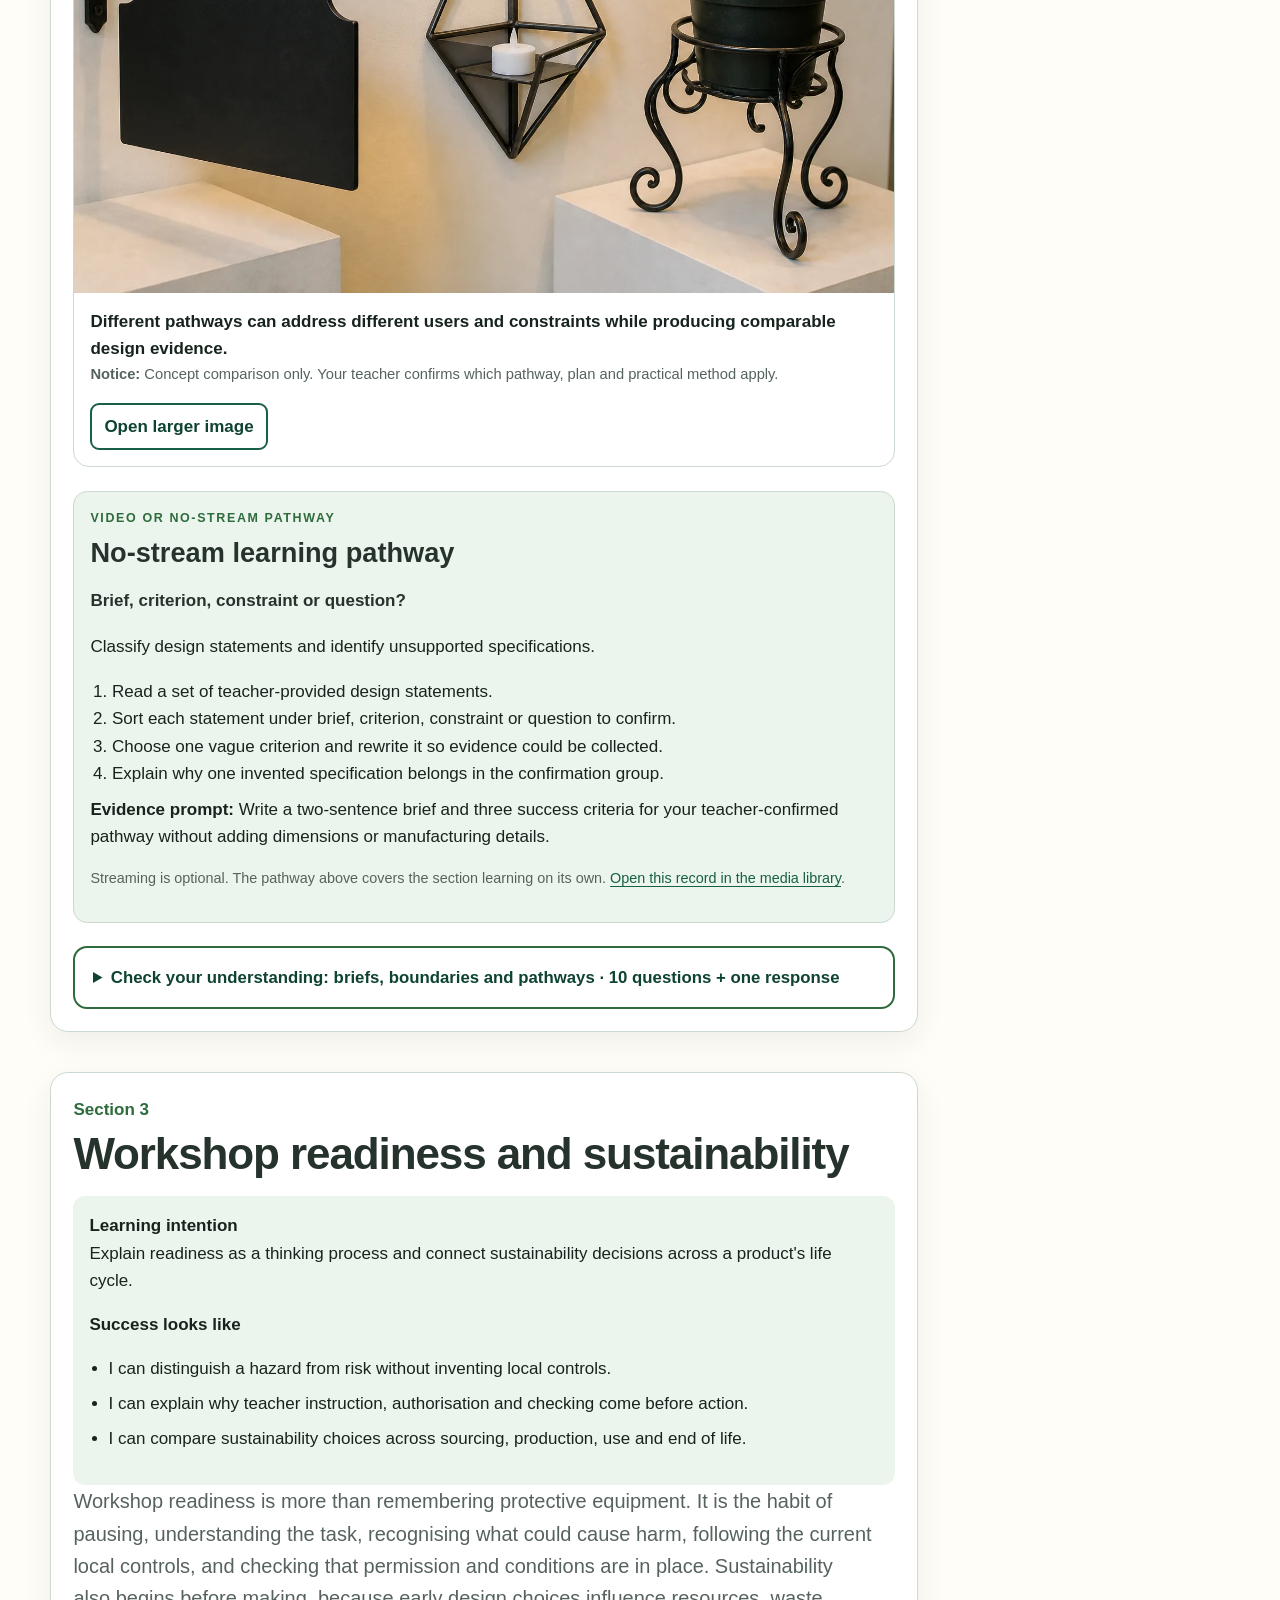
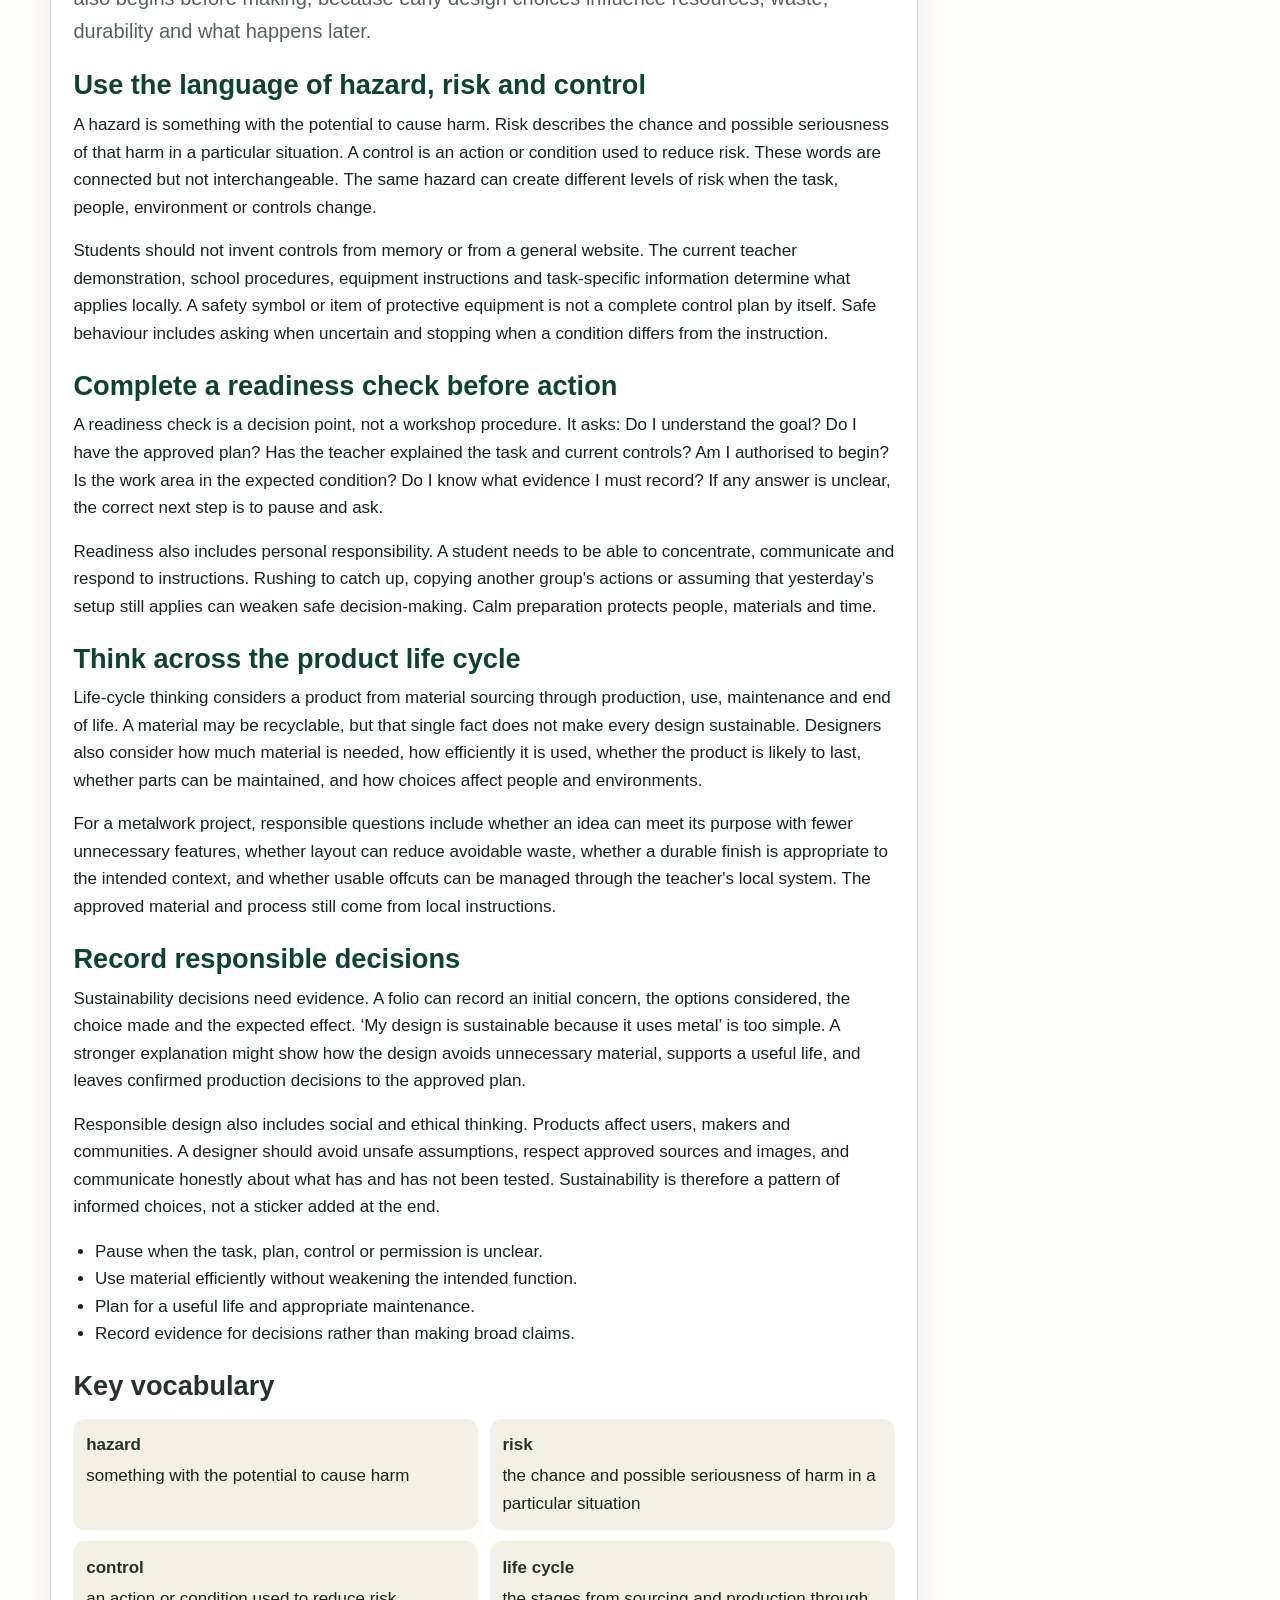
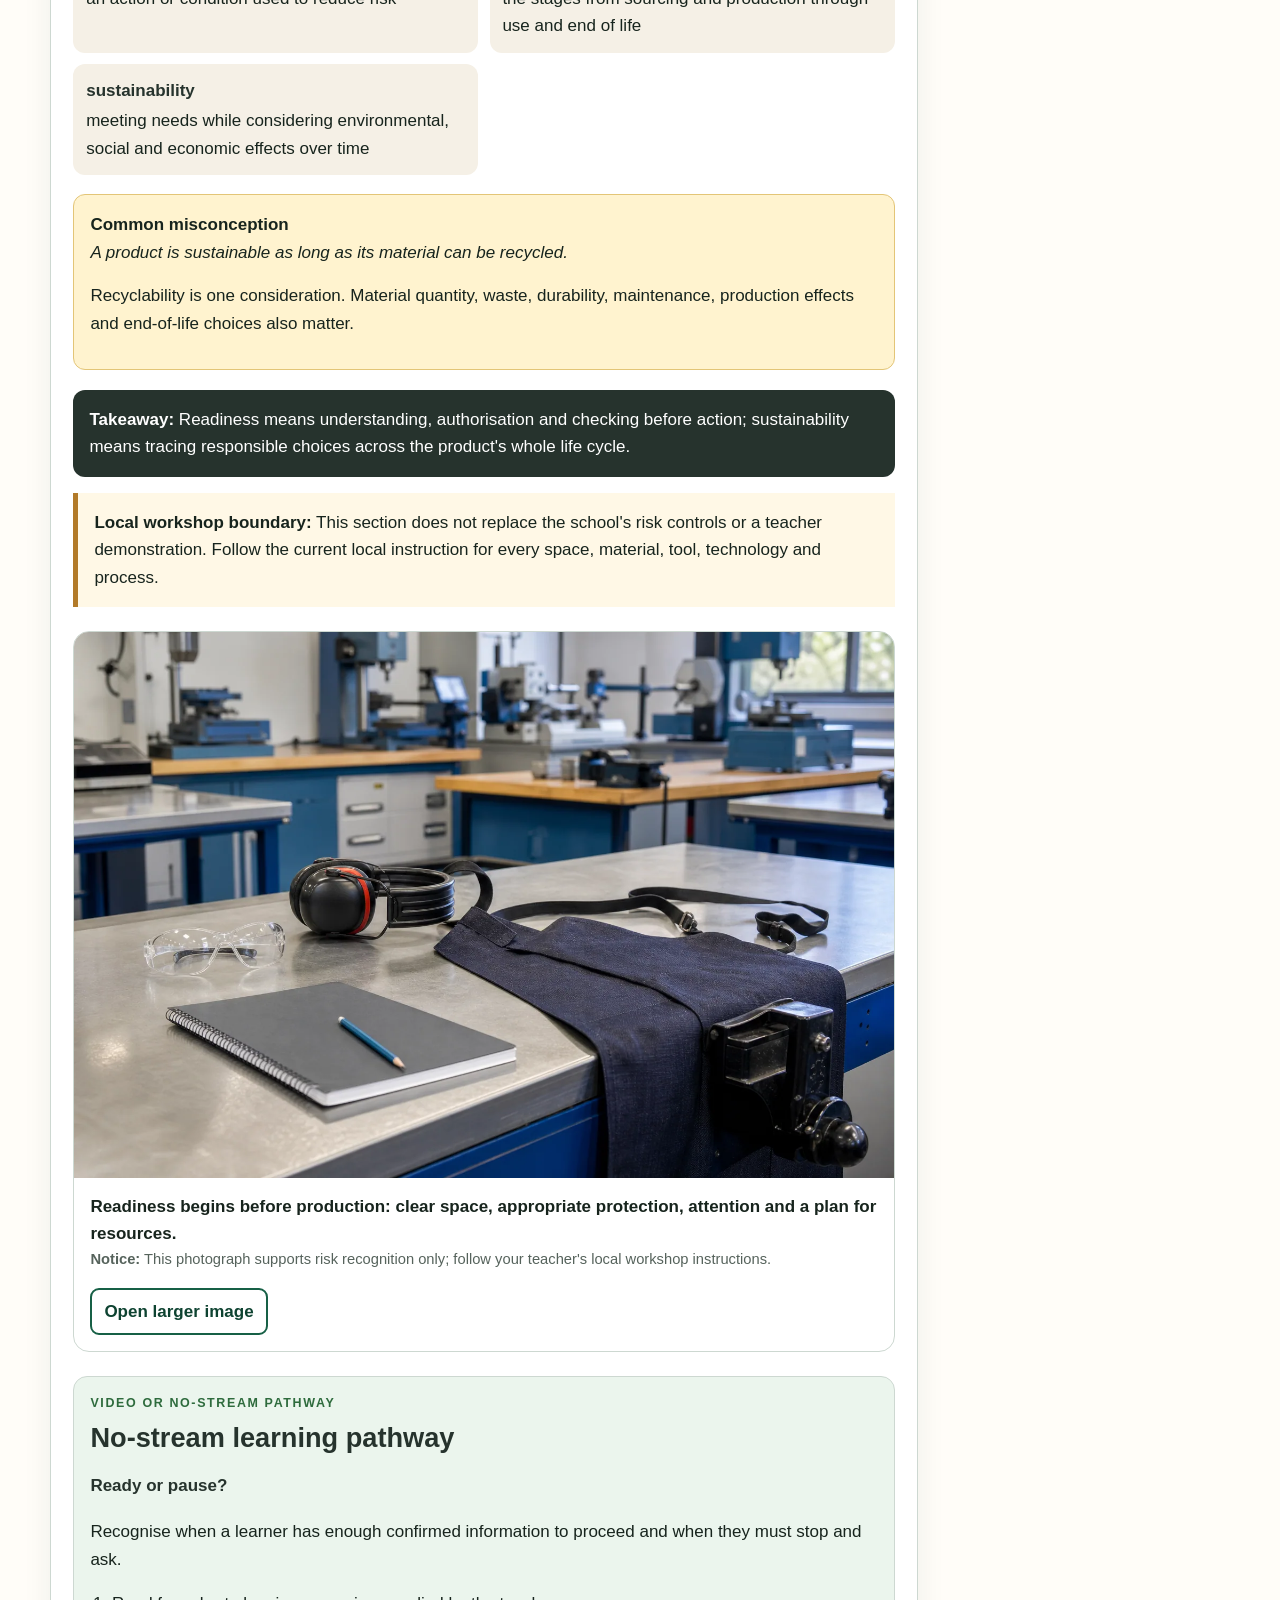
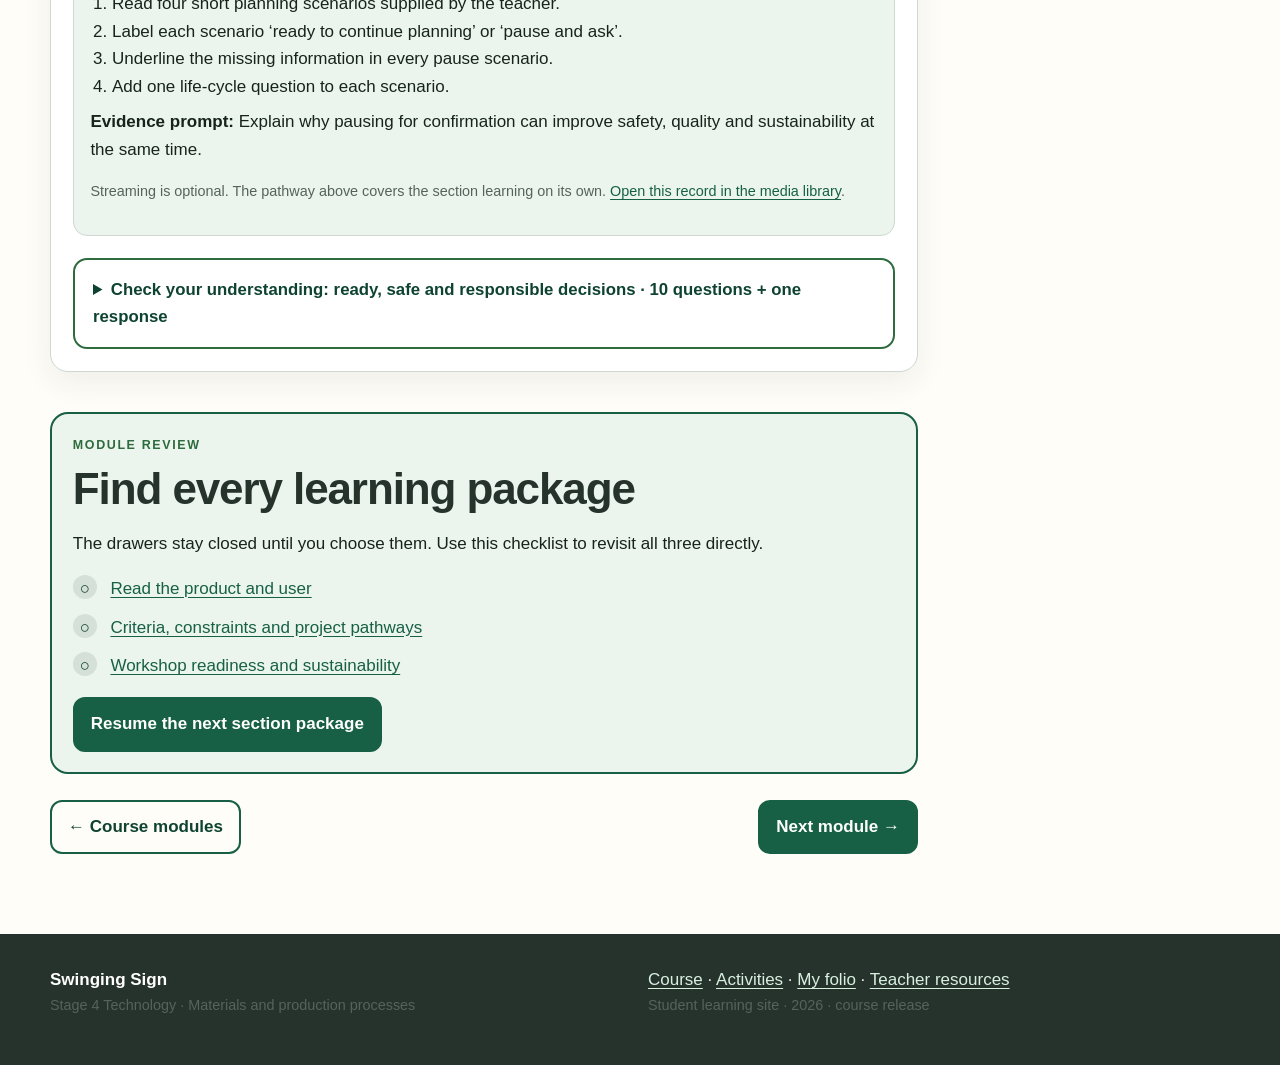
<file: modules/module-01.html>
<!doctype html>
<html lang="en-AU">
<head>
  <meta charset="utf-8">
  <meta name="viewport" content="width=device-width, initial-scale=1">
  <link rel="icon" href="data:,">
  <meta name="description" content="Read the need, compare the three project pathways and prepare to work responsibly within local workshop instructions.">
  <title>Module 1: Brief and readiness | Swinging Sign</title>
  <link rel="stylesheet" href="../styles.css?v=20260901-1">
  
</head>
<body data-module="1" data-module-id="m01-brief-and-readiness">

<a class="skip-link" href="#main">Skip to main content</a>
<header class="site-header">
  <div class="nav-wrap">
    <a class="brand" href="../index.html"><span class="brand-mark" aria-hidden="true">SS</span><span>Swinging Sign</span></a>
    <button class="nav-toggle" type="button" aria-expanded="false" aria-controls="site-nav">Menu</button>
    <nav class="site-nav" id="site-nav" aria-label="Main navigation"><a href="../index.html">Course</a><a aria-current="page" href="../index.html#modules">Modules</a><a href="../project-pathways.html">Project pathways</a><a href="../activities.html">Activities</a><a href="../puzzles.html">Puzzles</a><a href="../folio.html">My folio</a><a href="../assessment.html">Assessment</a><a href="../teacher-resources.html">Teacher resources</a><a href="https://stevencowell.github.io/Main-Page/">Main Menu</a></nav>
  </div>
</header>
<main id="main">
  <section class="module-hero" id="module-hero">
    <div class="wrap module-hero__grid">
      <div><p class="eyebrow">Module 1 of 5</p><h1>Brief and readiness</h1><p class="lede">Read the need, compare the three project pathways and prepare to work responsibly within local workshop instructions.</p><div class="progress-shell" aria-hidden="true"><div class="progress-bar" data-module-progress></div></div><p class="progress-copy" data-module-progress-text></p><a class="button secondary" data-module-resume href="#module-01-review">Resume this module</a></div>
      <figure class="module-hero__image"><img src="../assets/teaching/module-01-overview.webp" alt="A privacy-safe blank sign concept, three project silhouettes and readiness notes arranged as a course overview."><div class="visual-meta visual-meta--compact"><figcaption>A planning overview connects product reading, project choice and readiness before any practical work.</figcaption><p class="notice"><strong>Notice:</strong> Illustrative learning overview only; it is not a project plan, specification or workshop authorisation.</p><button class="open-larger" type="button" data-image-open data-image-src="../assets/teaching/module-01-overview.webp" data-image-title="Module 1: Brief and readiness">Open larger image</button></div></figure>
    </div>
  </section>
  <div class="wrap module-layout">
    <article class="module-main">
      <section class="presentation-card" id="module-01-presentation" data-module-presentation>
        <div class="presentation-icon" aria-hidden="true">P</div>
        <div><h2>Module 1 PowerPoint</h2><p>Editable classroom presentation covering all three named learning sections.</p></div>
        <a class="button" id="module-01-presentation-download" data-module-presentation-download href="../resources/presentations/Swinging-Sign-Module-01-brief-and-readiness.pptx" download>Download PowerPoint</a>
      </section>
      <section class="learning-section" id="m01s01-read-the-product-and-user" data-section-container data-section-id="m01s01-read-the-product-and-user">
  <div class="theory-section" id="m01s01-read-the-product-and-user-theory"><p class="section-kicker">Section 1</p><h2>Read the product and user</h2><div class="learning-intention"><strong>Learning intention</strong><p>Explain how purpose, user and context shape a product, and separate visible evidence from unsupported assumptions.</p><strong>Success looks like</strong><ul class="look-fors"><li>I can describe what a product needs to do before judging how it looks.</li><li>I can use observations from a reference image without treating the image as a construction plan.</li><li>I can connect form, function, user and context in a product-analysis statement.</li></ul></div><p class="lede">A designer does not begin with decoration. A designer begins by asking what the product is for, who will use or view it, and where it will be used. These questions matter for a swinging sign, but they also work for a tea-light holder, a pot-plant holder or almost any designed product.</p><section class="theory-block" id="help-m01s01-purpose-user-context"><h3>Start with purpose, user and context</h3><p>Purpose is the job a product must perform. A sign may identify a place, communicate a name or message, guide a person, or help create a particular feeling. The user is not only the owner. The audience who reads the sign is also part of the user group. Context is the situation around the product: where it is viewed, how people approach it, what competes for attention and what conditions may affect its use.</p><p>A useful design question joins all three ideas: what must this product help this user do in this context? For example, a decorative sign for a quiet indoor space and a sign viewed briefly from farther away may need different visual priorities. That statement does not choose dimensions or a manufacturing method. It simply identifies the need clearly enough for design thinking to begin.</p></section><section class="theory-block" id="help-m01s01-observation-inference"><h3>Read evidence before making claims</h3><p>A reference photograph is evidence of appearance, not a complete plan. An observation names what can actually be seen: an oval panel hangs below a bracket; the bracket includes straight and curved forms; lettering and a cut-out image communicate a home theme. An inference is an explanation that goes beyond the visible evidence, such as naming an exact metal, joint, process, load or size. An inference may later prove correct, but it should not be presented as fact without an authorised source.</p><p>Careful designers label uncertainty. They can write ‘the photograph suggests’ when a visual clue supports an idea, and ‘local instructions will confirm’ when practical details are missing. This habit prevents a design folio from turning guesses into specifications. It also helps a team notice what information must be obtained before making begins.</p></section><section class="theory-block" id="help-m01s01-function-form"><h3>Connect function and form</h3><p>Function describes what a product does. Form describes its visible and physical character, including shape, line, proportion, colour, texture and arrangement. Form and function are related. A sign&#x27;s lettering, negative spaces and overall silhouette affect whether its message can be recognised. A holder&#x27;s shape affects how clearly it communicates where an item belongs. Curves can create a decorative character, while repeated forms can make separate parts appear related.</p><p>Good-looking form is not automatically successful. A highly detailed sign may suit a close-up display yet become difficult to read in another context. A plain form may communicate clearly but fail to express the intended character. Designers compare choices against purpose instead of asking only, ‘Do I like it?’</p></section><section class="theory-block" id="help-m01s01-product-analysis"><h3>Build a useful product analysis</h3><p>A strong product analysis has four moves: identify the purpose, name the user or audience, describe evidence from the product, and explain the likely effect of that evidence. A useful sentence pattern is: ‘The product uses ___ so that ___ can ___. This suits the context because ___.’ The explanation is more valuable than a list of features.</p><p>Compare more than one product when possible. Look for similarities, differences and trade-offs. One design might give priority to a bold message; another might give priority to decoration. Neither is automatically best. The better choice is the one that responds more convincingly to its own brief.</p><ul><li>Describe visible evidence precisely.</li><li>Explain how the evidence affects purpose or audience.</li><li>Mark unknown practical details for local confirmation.</li><li>Avoid copying a reference product as though it were the only solution.</li></ul></section><h3>Key vocabulary</h3><dl class="vocabulary-grid"><div class="vocab-item"><dt>purpose</dt><dd>the job or need a product is intended to address</dd></div><div class="vocab-item"><dt>user</dt><dd>a person who owns, handles, views or is affected by a product</dd></div><div class="vocab-item"><dt>context</dt><dd>the setting and conditions in which a product is used or viewed</dd></div><div class="vocab-item"><dt>form</dt><dd>the visible and physical character of a product</dd></div><div class="vocab-item"><dt>inference</dt><dd>a conclusion drawn from evidence but not directly observed</dd></div></dl><div class="misconception"><strong>Common misconception</strong><p><em>If a detail appears in a photograph, the photograph tells us exactly how to make it.</em></p><p>A photograph can show appearance and relationships, but it does not confirm hidden materials, dimensions, joints, loads, tools or processes.</p></div><p class="takeaway"><strong>Takeaway:</strong> Read the need first, use visible evidence carefully, and judge form by how well it supports function for a particular user and context.</p><p class="local-boundary"><strong>Local workshop boundary:</strong> Before any practical action, use only the plan, demonstration, risk controls and permissions supplied by your teacher. This section teaches design analysis, not workshop procedure.</p></div>
  <figure class="learning-visual" id="visual-m01s01-product-reading">
  <img src="../assets/teaching/m01s01-read-product-user.webp" alt="A black metal hanging-sign bracket and blank timber plaque displayed on a clean school design bench." loading="lazy">
  <div class="visual-meta"><figcaption>Read purpose, user, context and form before making claims about construction.</figcaption><p class="notice"><strong>Notice:</strong> Illustrative teaching photograph - not a working drawing, specification or procedure.</p><button class="open-larger" type="button" data-image-open data-image-src="../assets/teaching/m01s01-read-product-user.webp" data-image-title="Read the product and user">Open larger image</button></div>
</figure>
  <div class="media-pathway" id="media-m01s01-photo-reading-routine">
  <p class="eyebrow">Video or no-stream pathway</p>
  <h3>No-stream learning pathway</h3>

  <h4>Photo-reading routine</h4>
  <p>Distinguish observation from inference while identifying purpose, audience and context.</p>
  <ol><li>Study a supplied product image for thirty seconds without writing.</li><li>Record three details you can see and begin each with ‘I observe…’.</li><li>Record two possible explanations and begin each with ‘This might mean…’.</li><li>Write one question that must be answered before the image could guide practical work.</li></ol>
  <p><strong>Evidence prompt:</strong> Write one product-analysis sentence that links a visible feature to a user need without claiming an unknown construction fact.</p>
  <p class="fine">Streaming is optional. The pathway above covers the section learning on its own. <a href="../videos.html#m01s01-read-the-product-and-user-media">Open this record in the media library</a>.</p>
</div>
  <span id="m01s01-read-the-product-and-user-learning-end" hidden aria-hidden="true"></span><details class="learning-package" id="package-m01s01-read-product-user" data-section-id="m01s01-read-the-product-and-user" data-section-title="Read the product and user" data-storage-key="tas:stage4-swinging-sign:learning:m01s01-read-the-product-and-user:v1">
  <summary id="summary-m01s01-read-the-product-and-user">Check your understanding: reading a product and its user · 10 questions + one response</summary>
  <div class="package-body">
    <p><span class="package-label">Formative learning evidence</span></p>
    <p>Answer all ten questions, use the feedback to revisit exact help, then complete the scaffolded response. Work saves only in this browser.</p>
    <fieldset class="mcq-question" id="m01s01-q01" data-question-id="m01s01-q01">
  <legend>1. Which question best identifies a product&#x27;s purpose?</legend>
  <label class="option-row"><input type="radio" name="m01s01-q01" value="a" data-feedback="Correct. Purpose is the job or need the product addresses. Revisit #help-m01s01-purpose-user-context."><span>What job must the product perform?</span></label><label class="option-row"><input type="radio" name="m01s01-q01" value="b" data-feedback="Preference can influence form, but it does not define the product&#x27;s job. Revisit #help-m01s01-purpose-user-context."><span>Which decoration do I like most?</span></label><label class="option-row"><input type="radio" name="m01s01-q01" value="c" data-feedback="Tool choice comes later and depends on approved plans and processes; it does not define purpose. Revisit #help-m01s01-purpose-user-context."><span>Which tool will be used first?</span></label>
  <button class="check-question" type="button" data-check-question>Check response</button>
  <p class="question-feedback" data-question-feedback tabindex="-1">Choose a response, then check it for feedback.</p>
  <p class="fine">Need help? <a href="#help-m01s01-purpose-user-context">Return to the exact explanation</a>.</p>
</fieldset><fieldset class="mcq-question" id="m01s01-q02" data-question-id="m01s01-q02">
  <legend>2. Who can be part of the user group for a sign?</legend>
  <label class="option-row"><input type="radio" name="m01s01-q02" value="a" data-feedback="Ownership is only one relationship; viewers and people affected by the sign also matter. Revisit #help-m01s01-purpose-user-context."><span>Only the person who paid for it</span></label><label class="option-row"><input type="radio" name="m01s01-q02" value="b" data-feedback="The designer makes decisions, but the product must respond to the people who use or view it. Revisit #help-m01s01-purpose-user-context."><span>Only the designer</span></label><label class="option-row"><input type="radio" name="m01s01-q02" value="c" data-feedback="Correct. A sign&#x27;s audience is part of the user group. Revisit #help-m01s01-purpose-user-context."><span>The owner and the people who need to read or respond to it</span></label>
  <button class="check-question" type="button" data-check-question>Check response</button>
  <p class="question-feedback" data-question-feedback tabindex="-1">Choose a response, then check it for feedback.</p>
  <p class="fine">Need help? <a href="#help-m01s01-purpose-user-context">Return to the exact explanation</a>.</p>
</fieldset><fieldset class="mcq-question" id="m01s01-q03" data-question-id="m01s01-q03">
  <legend>3. Which statement is an observation from the Swinging Sign photograph?</legend>
  <label class="option-row"><input type="radio" name="m01s01-q03" value="a" data-feedback="That process cannot be confirmed from appearance alone, so it is an inference. Revisit #help-m01s01-observation-inference."><span>Every joint was made by one particular process</span></label><label class="option-row"><input type="radio" name="m01s01-q03" value="b" data-feedback="A photograph does not provide load evidence or test results. Revisit #help-m01s01-observation-inference."><span>The bracket safely carries a specified load</span></label><label class="option-row"><input type="radio" name="m01s01-q03" value="c" data-feedback="Correct. This describes visible shape and arrangement without claiming hidden facts. Revisit #help-m01s01-observation-inference."><span>The sign has an oval panel hanging below a bracket</span></label>
  <button class="check-question" type="button" data-check-question>Check response</button>
  <p class="question-feedback" data-question-feedback tabindex="-1">Choose a response, then check it for feedback.</p>
  <p class="fine">Need help? <a href="#help-m01s01-observation-inference">Return to the exact explanation</a>.</p>
</fieldset><fieldset class="mcq-question" id="m01s01-q04" data-question-id="m01s01-q04">
  <legend>4. What makes an inference different from an observation?</legend>
  <label class="option-row"><input type="radio" name="m01s01-q04" value="a" data-feedback="An inference may later prove correct; the issue is that it is not directly confirmed. Revisit #help-m01s01-observation-inference."><span>An inference is always false</span></label><label class="option-row"><input type="radio" name="m01s01-q04" value="b" data-feedback="Correct. It may be reasonable, but it still needs supporting evidence. Revisit #help-m01s01-observation-inference."><span>An inference explains beyond what is directly visible</span></label><label class="option-row"><input type="radio" name="m01s01-q04" value="c" data-feedback="Colour and shape can be direct observations. An inference goes beyond visible evidence. Revisit #help-m01s01-observation-inference."><span>An inference describes only colour and shape</span></label>
  <button class="check-question" type="button" data-check-question>Check response</button>
  <p class="question-feedback" data-question-feedback tabindex="-1">Choose a response, then check it for feedback.</p>
  <p class="fine">Need help? <a href="#help-m01s01-observation-inference">Return to the exact explanation</a>.</p>
</fieldset><fieldset class="mcq-question" id="m01s01-q05" data-question-id="m01s01-q05">
  <legend>5. Which feature belongs mainly to a product&#x27;s form?</legend>
  <label class="option-row"><input type="radio" name="m01s01-q05" value="a" data-feedback="Correct. Shape, line, proportion and arrangement are parts of form. Revisit #help-m01s01-function-form."><span>Its shape and visual arrangement</span></label><label class="option-row"><input type="radio" name="m01s01-q05" value="b" data-feedback="That describes purpose or function more than visible form. Revisit #help-m01s01-function-form."><span>The need it is intended to address</span></label><label class="option-row"><input type="radio" name="m01s01-q05" value="c" data-feedback="A machine setting is a local production detail, not the product&#x27;s form. Revisit #help-m01s01-function-form."><span>An unconfirmed machine setting</span></label>
  <button class="check-question" type="button" data-check-question>Check response</button>
  <p class="question-feedback" data-question-feedback tabindex="-1">Choose a response, then check it for feedback.</p>
  <p class="fine">Need help? <a href="#help-m01s01-function-form">Return to the exact explanation</a>.</p>
</fieldset><fieldset class="mcq-question" id="m01s01-q06" data-question-id="m01s01-q06">
  <legend>6. Why can a highly detailed sign be unsuccessful?</legend>
  <label class="option-row"><input type="radio" name="m01s01-q06" value="a" data-feedback="Correct. Decoration must still support the communication function. Revisit #help-m01s01-function-form."><span>Its form may make the message difficult to recognise in its context</span></label><label class="option-row"><input type="radio" name="m01s01-q06" value="b" data-feedback="Detail is not automatically unsafe; success depends on purpose and context. Revisit #help-m01s01-function-form."><span>Detail always makes products unsafe</span></label><label class="option-row"><input type="radio" name="m01s01-q06" value="c" data-feedback="There is no single required form; designers judge form against the brief. Revisit #help-m01s01-function-form."><span>All signs must use plain rectangular shapes</span></label>
  <button class="check-question" type="button" data-check-question>Check response</button>
  <p class="question-feedback" data-question-feedback tabindex="-1">Choose a response, then check it for feedback.</p>
  <p class="fine">Need help? <a href="#help-m01s01-function-form">Return to the exact explanation</a>.</p>
</fieldset><fieldset class="mcq-question" id="m01s01-q07" data-question-id="m01s01-q07">
  <legend>7. Which product-analysis sentence gives the strongest reasoning?</legend>
  <label class="option-row"><input type="radio" name="m01s01-q07" value="a" data-feedback="This lists features but does not explain their effect on a user or purpose. Revisit #help-m01s01-product-analysis."><span>It has curves and words</span></label><label class="option-row"><input type="radio" name="m01s01-q07" value="b" data-feedback="Correct. It links evidence, user effect and purpose. Revisit #help-m01s01-product-analysis."><span>The bold message helps viewers identify the place quickly, which supports the sign&#x27;s communication purpose</span></label><label class="option-row"><input type="radio" name="m01s01-q07" value="c" data-feedback="Personal preference is not enough; analysis needs evidence and a link to the brief. Revisit #help-m01s01-product-analysis."><span>This is the best sign because I like it</span></label>
  <button class="check-question" type="button" data-check-question>Check response</button>
  <p class="question-feedback" data-question-feedback tabindex="-1">Choose a response, then check it for feedback.</p>
  <p class="fine">Need help? <a href="#help-m01s01-product-analysis">Return to the exact explanation</a>.</p>
</fieldset><fieldset class="mcq-question" id="m01s01-q08" data-question-id="m01s01-q08">
  <legend>8. Why compare more than one existing product?</legend>
  <label class="option-row"><input type="radio" name="m01s01-q08" value="a" data-feedback="Comparison should inform new thinking, not turn copying into the design method. Revisit #help-m01s01-product-analysis."><span>To copy the most attractive one exactly</span></label><label class="option-row"><input type="radio" name="m01s01-q08" value="b" data-feedback="Different contexts can make different solutions successful. Revisit #help-m01s01-product-analysis."><span>To prove that one style is always correct</span></label><label class="option-row"><input type="radio" name="m01s01-q08" value="c" data-feedback="Correct. Products can solve similar needs in different ways. Revisit #help-m01s01-product-analysis."><span>To identify different priorities and trade-offs</span></label>
  <button class="check-question" type="button" data-check-question>Check response</button>
  <p class="question-feedback" data-question-feedback tabindex="-1">Choose a response, then check it for feedback.</p>
  <p class="fine">Need help? <a href="#help-m01s01-product-analysis">Return to the exact explanation</a>.</p>
</fieldset><fieldset class="mcq-question" id="m01s01-q09" data-question-id="m01s01-q09">
  <legend>9. What should a designer do when a photograph does not confirm a practical detail?</legend>
  <label class="option-row"><input type="radio" name="m01s01-q09" value="a" data-feedback="A plausible guess is still unsupported. Mark it as a question for confirmation. Revisit #help-m01s01-observation-inference."><span>Choose the most likely answer and call it a fact</span></label><label class="option-row"><input type="radio" name="m01s01-q09" value="b" data-feedback="Correct. This keeps evidence and assumptions separate. Revisit #help-m01s01-observation-inference."><span>Record the uncertainty and seek an authorised local source</span></label><label class="option-row"><input type="radio" name="m01s01-q09" value="c" data-feedback="The image can still support appearance analysis even when practical facts are missing. Revisit #help-m01s01-observation-inference."><span>Ignore the product completely</span></label>
  <button class="check-question" type="button" data-check-question>Check response</button>
  <p class="question-feedback" data-question-feedback tabindex="-1">Choose a response, then check it for feedback.</p>
  <p class="fine">Need help? <a href="#help-m01s01-observation-inference">Return to the exact explanation</a>.</p>
</fieldset><fieldset class="mcq-question" id="m01s01-q10" data-question-id="m01s01-q10">
  <legend>10. Which sequence best represents responsible product reading?</legend>
  <label class="option-row"><input type="radio" name="m01s01-q10" value="a" data-feedback="Correct. The sequence connects need, evidence and reasoning. Revisit #help-m01s01-product-analysis."><span>Identify purpose and users, observe evidence, then explain likely effects</span></label><label class="option-row"><input type="radio" name="m01s01-q10" value="b" data-feedback="This begins with production and copying instead of the need. Revisit #help-m01s01-product-analysis."><span>Choose tools, copy a shape, then invent a purpose</span></label><label class="option-row"><input type="radio" name="m01s01-q10" value="c" data-feedback="Appearance alone cannot justify specifications or practical facts. Revisit #help-m01s01-product-analysis."><span>Judge appearance only, then write untested specifications</span></label>
  <button class="check-question" type="button" data-check-question>Check response</button>
  <p class="question-feedback" data-question-feedback tabindex="-1">Choose a response, then check it for feedback.</p>
  <p class="fine">Need help? <a href="#help-m01s01-product-analysis">Return to the exact explanation</a>.</p>
</fieldset>
    <section class="long-response">
      <h3>Higher-order response</h3>
      <p>Analyse one supplied project photograph. Explain how two visible features may respond to a purpose, user and context, then identify one important practical fact that the photograph cannot confirm.</p>
      <h4>Use these prompts</h4><ul><li>What purpose and audience can you reasonably identify?</li><li>Which two visible features can you describe, and what effect might each have?</li><li>Which practical detail remains unknown, and why would an authorised source be needed?</li></ul>
      <h4>Success criteria</h4><ul><li>Uses at least two precise observations and links each to purpose, user or context.</li><li>Clearly separates a supported interpretation from one unconfirmed practical fact.</li></ul>
      <label for="m01s01-lr01"><strong>Your response</strong></label>
      <textarea id="m01s01-lr01" data-learning-response placeholder="Build one connected response here. Explain your reasoning and use evidence from the section."></textarea>
    </section>
    <p class="save-status" id="save-status-m01s01-read-the-product-and-user" data-save-status aria-live="polite">Nothing saved yet.</p>
    <div class="package-actions">
      <a id="resume-m01s01-read-the-product-and-user" href="#package-m01s01-read-product-user" data-resume-package>Resume this package</a>
      <button type="button" data-export-package>Export this package</button>
      <button type="button" data-print-package>Print this package</button>
      <button type="button" class="danger" data-reset-package>Reset only this package</button>
    </div>
  </div>
</details>
</section><section class="learning-section" id="m01s02-criteria-constraints-and-project-pathways" data-section-container data-section-id="m01s02-criteria-constraints-and-project-pathways">
  <div class="theory-section" id="m01s02-criteria-constraints-and-project-pathways-theory"><p class="section-kicker">Section 2</p><h2>Criteria, constraints and project pathways</h2><div class="learning-intention"><strong>Learning intention</strong><p>Turn a need into a clear design brief, distinguish criteria from constraints, and compare project pathways without assuming missing specifications.</p><strong>Success looks like</strong><ul class="look-fors"><li>I can write a brief that names a user, need and intended result.</li><li>I can sort a statement as a criterion, constraint or question for confirmation.</li><li>I can compare pathways using the same design factors rather than treating one project as automatically easier or better.</li></ul></div><p class="lede">A design problem becomes manageable when it is framed clearly. The brief gives direction, criteria describe what success should look like, and constraints identify the boundaries. Together they help students explore ideas without pretending that every local project detail is already known.</p><section class="theory-block" id="help-m01s02-design-brief"><h3>Write a brief that gives direction</h3><p>A design brief is a short statement of the situation, user, need and intended response. It should be open enough to allow different ideas but focused enough to guide decisions. ‘Make something from metal’ is too broad because it does not explain who needs it or why. ‘Design a product’ is also weak because almost any outcome could satisfy it.</p><p>A useful structure is: ‘Design and produce a ___ for ___ that ___.’ The blank spaces name a product type, user or audience, and purpose. A pathway such as a Swinging Sign can be named when authorised, while exact size, material, hardware and process remain outside the brief until local information confirms them.</p></section><section class="theory-block" id="help-m01s02-criteria-constraints"><h3>Separate criteria from constraints</h3><p>Criteria are the qualities used to judge success. A criterion might ask whether the message is legible, whether the visual style suits the intended setting, whether the final idea can be explained, or whether waste has been considered. Strong criteria are specific enough to test with evidence. ‘Looks good’ is vague; ‘the intended viewer can identify the message in a teacher-approved viewing check’ is more useful.</p><p>Constraints are boundaries that limit the solution. Time, available resources, approved processes, the intended location and teacher-issued project requirements can all become constraints. A constraint is not automatically a problem. It can focus creativity by ruling out unsuitable directions. Unknown details should be recorded as questions for confirmation, not invented as constraints.</p></section><section class="theory-block" id="help-m01s02-project-pathways"><h3>Understand the three project pathways</h3><p>This course is centred on the Swinging Sign. The Tea-light holder and Scrolled pot-plant holder are teacher-directed alternate or additional pathways. The photographs establish the appearance of reference products, but they do not establish plans, sizes, materials, joints, loads, construction methods or assessment conditions.</p><p>The pathways can still be compared conceptually. Each requires a clear purpose, a user and context, communicated ideas, responsible material thinking, planned evidence and evaluation. Their specialised requirements may differ: a sign communicates a message; a tea-light holder relates to holding and presenting an LED light source; a pot-plant holder relates to containing or supporting another object. The approved plan and local instructions decide what students actually make.</p></section><section class="theory-block" id="help-m01s02-trade-offs"><h3>Make priorities and trade-offs visible</h3><p>Design criteria can compete. More decoration may create stronger character but reduce visual clarity. A larger number of separate features may communicate a detailed theme but make planning and checking more complex. A finish chosen for appearance may need to be reconsidered if it does not suit the intended context. A trade-off is the balanced decision made when improving one quality affects another.</p><p>Designers rank priorities rather than pretending every criterion is equal. They explain which criterion matters most for this user and purpose, which compromises are acceptable, and what evidence will be used to judge the result. This reasoning prepares an idea for teacher review without locking in any unconfirmed practical specification.</p><ul><li>Need: what situation should improve?</li><li>Brief: what is being designed, for whom and why?</li><li>Criteria: how will success be judged?</li><li>Constraints: which confirmed boundaries must be respected?</li><li>Questions: which missing local details need teacher confirmation?</li></ul></section><h3>Key vocabulary</h3><dl class="vocabulary-grid"><div class="vocab-item"><dt>design brief</dt><dd>a focused statement of the user, need and intended design response</dd></div><div class="vocab-item"><dt>criterion</dt><dd>a quality or measure used to judge success</dd></div><div class="vocab-item"><dt>constraint</dt><dd>a confirmed boundary that limits possible solutions</dd></div><div class="vocab-item"><dt>pathway</dt><dd>an authorised project direction within the course</dd></div><div class="vocab-item"><dt>trade-off</dt><dd>a balanced decision in which improving one quality may affect another</dd></div></dl><div class="misconception"><strong>Common misconception</strong><p><em>A constraint stops creativity, so the best design has no constraints.</em></p><p>Every real design has boundaries. Clear constraints focus creative thinking and help rule out unsuitable ideas.</p></div><p class="takeaway"><strong>Takeaway:</strong> A strong brief names the need; criteria define success; constraints define confirmed boundaries; trade-offs explain why one response suits the chosen pathway.</p><p class="local-boundary"><strong>Local workshop boundary:</strong> Your teacher confirms the project pathway, approved plan, materials, equipment, practical processes and any formal assessment conditions. Do not turn a photograph or course example into a specification.</p></div>
  <figure class="learning-visual" id="visual-m01s02-brief-pathway-comparison">
  <img src="../assets/teaching/m01s02-project-pathways.webp" alt="Three black metal project concepts on display: a blank swinging sign, an LED tea-light holder and a pot-plant holder." loading="lazy">
  <div class="visual-meta"><figcaption>Different pathways can address different users and constraints while producing comparable design evidence.</figcaption><p class="notice"><strong>Notice:</strong> Concept comparison only. Your teacher confirms which pathway, plan and practical method apply.</p><button class="open-larger" type="button" data-image-open data-image-src="../assets/teaching/m01s02-project-pathways.webp" data-image-title="Criteria, constraints and project pathways">Open larger image</button></div>
</figure>
  <div class="media-pathway" id="media-m01s02-brief-sort">
  <p class="eyebrow">Video or no-stream pathway</p>
  <h3>No-stream learning pathway</h3>

  <h4>Brief, criterion, constraint or question?</h4>
  <p>Classify design statements and identify unsupported specifications.</p>
  <ol><li>Read a set of teacher-provided design statements.</li><li>Sort each statement under brief, criterion, constraint or question to confirm.</li><li>Choose one vague criterion and rewrite it so evidence could be collected.</li><li>Explain why one invented specification belongs in the confirmation group.</li></ol>
  <p><strong>Evidence prompt:</strong> Write a two-sentence brief and three success criteria for your teacher-confirmed pathway without adding dimensions or manufacturing details.</p>
  <p class="fine">Streaming is optional. The pathway above covers the section learning on its own. <a href="../videos.html#m01s02-criteria-constraints-and-project-pathways-media">Open this record in the media library</a>.</p>
</div>
  <span id="m01s02-criteria-constraints-and-project-pathways-learning-end" hidden aria-hidden="true"></span><details class="learning-package" id="package-m01s02-criteria-constraints-pathways" data-section-id="m01s02-criteria-constraints-and-project-pathways" data-section-title="Criteria, constraints and project pathways" data-storage-key="tas:stage4-swinging-sign:learning:m01s02-criteria-constraints-and-project-pathways:v1">
  <summary id="summary-m01s02-criteria-constraints-and-project-pathways">Check your understanding: briefs, boundaries and pathways · 10 questions + one response</summary>
  <div class="package-body">
    <p><span class="package-label">Formative learning evidence</span></p>
    <p>Answer all ten questions, use the feedback to revisit exact help, then complete the scaffolded response. Work saves only in this browser.</p>
    <fieldset class="mcq-question" id="m01s02-q01" data-question-id="m01s02-q01">
  <legend>1. Which statement is the strongest design brief?</legend>
  <label class="option-row"><input type="radio" name="m01s02-q01" value="a" data-feedback="This is too broad and does not identify a user or purpose. Revisit #help-m01s02-design-brief."><span>Make a nice metal object</span></label><label class="option-row"><input type="radio" name="m01s02-q01" value="b" data-feedback="Correct. It identifies product type, audience, purpose and context without inventing practical specifications. Revisit #help-m01s02-design-brief."><span>Design a hanging sign for an intended audience that communicates an agreed message and suits its context</span></label><label class="option-row"><input type="radio" name="m01s02-q01" value="c" data-feedback="This is an unconfirmed production detail, not a user-centred brief. Revisit #help-m01s02-design-brief."><span>Use a particular machine setting to make a sign</span></label>
  <button class="check-question" type="button" data-check-question>Check response</button>
  <p class="question-feedback" data-question-feedback tabindex="-1">Choose a response, then check it for feedback.</p>
  <p class="fine">Need help? <a href="#help-m01s02-design-brief">Return to the exact explanation</a>.</p>
</fieldset><fieldset class="mcq-question" id="m01s02-q02" data-question-id="m01s02-q02">
  <legend>2. What is the main purpose of design criteria?</legend>
  <label class="option-row"><input type="radio" name="m01s02-q02" value="a" data-feedback="A tool list is not a set of success measures and may depend on local approval. Revisit #help-m01s02-criteria-constraints."><span>To list every tool in the workshop</span></label><label class="option-row"><input type="radio" name="m01s02-q02" value="b" data-feedback="Criteria are used to test and improve ideas, not protect the first idea from review. Revisit #help-m01s02-criteria-constraints."><span>To guarantee that the first idea is accepted</span></label><label class="option-row"><input type="radio" name="m01s02-q02" value="c" data-feedback="Correct. Criteria make evaluation possible. Revisit #help-m01s02-criteria-constraints."><span>To provide qualities against which success can be judged</span></label>
  <button class="check-question" type="button" data-check-question>Check response</button>
  <p class="question-feedback" data-question-feedback tabindex="-1">Choose a response, then check it for feedback.</p>
  <p class="fine">Need help? <a href="#help-m01s02-criteria-constraints">Return to the exact explanation</a>.</p>
</fieldset><fieldset class="mcq-question" id="m01s02-q03" data-question-id="m01s02-q03">
  <legend>3. Which is a criterion rather than a constraint?</legend>
  <label class="option-row"><input type="radio" name="m01s02-q03" value="a" data-feedback="Correct. This is a quality that can be judged with evidence. Revisit #help-m01s02-criteria-constraints."><span>The intended viewer can recognise the agreed message</span></label><label class="option-row"><input type="radio" name="m01s02-q03" value="b" data-feedback="Available time is a boundary, so this is a constraint. Revisit #help-m01s02-criteria-constraints."><span>The project must fit the teacher-confirmed time available</span></label><label class="option-row"><input type="radio" name="m01s02-q03" value="c" data-feedback="Approval limits possible production choices, so this is a constraint. Revisit #help-m01s02-criteria-constraints."><span>Only teacher-approved processes may be used</span></label>
  <button class="check-question" type="button" data-check-question>Check response</button>
  <p class="question-feedback" data-question-feedback tabindex="-1">Choose a response, then check it for feedback.</p>
  <p class="fine">Need help? <a href="#help-m01s02-criteria-constraints">Return to the exact explanation</a>.</p>
</fieldset><fieldset class="mcq-question" id="m01s02-q04" data-question-id="m01s02-q04">
  <legend>4. What should happen to an unknown stock size during early planning?</legend>
  <label class="option-row"><input type="radio" name="m01s02-q04" value="a" data-feedback="A typical-looking number is still invented and may misdirect the design. Revisit #help-m01s02-criteria-constraints."><span>Choose a number that seems typical</span></label><label class="option-row"><input type="radio" name="m01s02-q04" value="b" data-feedback="Correct. Unknown local details should stay visible without becoming false constraints. Revisit #help-m01s02-criteria-constraints."><span>Record it as a question for teacher confirmation</span></label><label class="option-row"><input type="radio" name="m01s02-q04" value="c" data-feedback="A photograph is not a dimensioned plan. Revisit #help-m01s02-criteria-constraints."><span>Treat the photograph as a scale drawing</span></label>
  <button class="check-question" type="button" data-check-question>Check response</button>
  <p class="question-feedback" data-question-feedback tabindex="-1">Choose a response, then check it for feedback.</p>
  <p class="fine">Need help? <a href="#help-m01s02-criteria-constraints">Return to the exact explanation</a>.</p>
</fieldset><fieldset class="mcq-question" id="m01s02-q05" data-question-id="m01s02-q05">
  <legend>5. How are the three project pathways positioned in this course?</legend>
  <label class="option-row"><input type="radio" name="m01s02-q05" value="a" data-feedback="The teacher confirms the pathway and all practical details. Revisit #help-m01s02-project-pathways."><span>Students choose any project and process without approval</span></label><label class="option-row"><input type="radio" name="m01s02-q05" value="b" data-feedback="Correct. This preserves the scope supplied for the build. Revisit #help-m01s02-project-pathways."><span>The Swinging Sign is central; the other two are teacher-directed alternate or additional pathways</span></label><label class="option-row"><input type="radio" name="m01s02-q05" value="c" data-feedback="No approved assessment source confirms that claim. Revisit #help-m01s02-project-pathways."><span>All three are confirmed as separately assessed projects</span></label>
  <button class="check-question" type="button" data-check-question>Check response</button>
  <p class="question-feedback" data-question-feedback tabindex="-1">Choose a response, then check it for feedback.</p>
  <p class="fine">Need help? <a href="#help-m01s02-project-pathways">Return to the exact explanation</a>.</p>
</fieldset><fieldset class="mcq-question" id="m01s02-q06" data-question-id="m01s02-q06">
  <legend>6. Which idea can be compared across all three pathways without a construction plan?</legend>
  <label class="option-row"><input type="radio" name="m01s02-q06" value="a" data-feedback="Correct. User-centred design thinking applies across pathways. Revisit #help-m01s02-project-pathways."><span>How clearly each product responds to a user and purpose</span></label><label class="option-row"><input type="radio" name="m01s02-q06" value="b" data-feedback="That is a hidden construction detail requiring an approved plan. Revisit #help-m01s02-project-pathways."><span>The exact number of joins</span></label><label class="option-row"><input type="radio" name="m01s02-q06" value="c" data-feedback="A photograph does not establish thickness or specification. Revisit #help-m01s02-project-pathways."><span>The exact material thickness</span></label>
  <button class="check-question" type="button" data-check-question>Check response</button>
  <p class="question-feedback" data-question-feedback tabindex="-1">Choose a response, then check it for feedback.</p>
  <p class="fine">Need help? <a href="#help-m01s02-project-pathways">Return to the exact explanation</a>.</p>
</fieldset><fieldset class="mcq-question" id="m01s02-q07" data-question-id="m01s02-q07">
  <legend>7. What is a design trade-off?</legend>
  <label class="option-row"><input type="radio" name="m01s02-q07" value="a" data-feedback="A trade-off can be a deliberate, justified balance rather than a mistake. Revisit #help-m01s02-trade-offs."><span>A mistake that must always be removed</span></label><label class="option-row"><input type="radio" name="m01s02-q07" value="b" data-feedback="Correct. Trade-offs require priorities and reasoning. Revisit #help-m01s02-trade-offs."><span>A choice where improving one quality may affect another</span></label><label class="option-row"><input type="radio" name="m01s02-q07" value="c" data-feedback="Trade-offs are judged against the brief; they do not replace it. Revisit #help-m01s02-trade-offs."><span>Permission to ignore the brief</span></label>
  <button class="check-question" type="button" data-check-question>Check response</button>
  <p class="question-feedback" data-question-feedback tabindex="-1">Choose a response, then check it for feedback.</p>
  <p class="fine">Need help? <a href="#help-m01s02-trade-offs">Return to the exact explanation</a>.</p>
</fieldset><fieldset class="mcq-question" id="m01s02-q08" data-question-id="m01s02-q08">
  <legend>8. Which is the best way to improve the vague criterion ‘looks good’?</legend>
  <label class="option-row"><input type="radio" name="m01s02-q08" value="a" data-feedback="People may interpret appearance differently; the criterion needs observable evidence. Revisit #help-m01s02-criteria-constraints."><span>Keep it because everyone agrees on appearance</span></label><label class="option-row"><input type="radio" name="m01s02-q08" value="b" data-feedback="Complexity is not evidence of visual success. Revisit #help-m01s02-criteria-constraints."><span>Use the most complicated design possible</span></label><label class="option-row"><input type="radio" name="m01s02-q08" value="c" data-feedback="Correct. This links appearance to purpose and audience. Revisit #help-m01s02-criteria-constraints."><span>The visual style communicates the intended character to the target audience</span></label>
  <button class="check-question" type="button" data-check-question>Check response</button>
  <p class="question-feedback" data-question-feedback tabindex="-1">Choose a response, then check it for feedback.</p>
  <p class="fine">Need help? <a href="#help-m01s02-criteria-constraints">Return to the exact explanation</a>.</p>
</fieldset><fieldset class="mcq-question" id="m01s02-q09" data-question-id="m01s02-q09">
  <legend>9. Why might a designer rank criteria?</legend>
  <label class="option-row"><input type="radio" name="m01s02-q09" value="a" data-feedback="Priorities still need evidence; ranking helps decide what evidence matters most. Revisit #help-m01s02-trade-offs."><span>To avoid gathering any evidence</span></label><label class="option-row"><input type="radio" name="m01s02-q09" value="b" data-feedback="Preferences need justification before becoming criteria. Revisit #help-m01s02-trade-offs."><span>To turn every preference into a requirement</span></label><label class="option-row"><input type="radio" name="m01s02-q09" value="c" data-feedback="Correct. Ranked priorities help resolve trade-offs. Revisit #help-m01s02-trade-offs."><span>To show which qualities matter most for the user and purpose</span></label>
  <button class="check-question" type="button" data-check-question>Check response</button>
  <p class="question-feedback" data-question-feedback tabindex="-1">Choose a response, then check it for feedback.</p>
  <p class="fine">Need help? <a href="#help-m01s02-trade-offs">Return to the exact explanation</a>.</p>
</fieldset><fieldset class="mcq-question" id="m01s02-q10" data-question-id="m01s02-q10">
  <legend>10. Which set correctly orders the planning ideas?</legend>
  <label class="option-row"><input type="radio" name="m01s02-q10" value="a" data-feedback="Correct. Each step adds direction and a basis for decision-making. Revisit #help-m01s02-design-brief."><span>Need → brief → criteria and constraints → compare ideas</span></label><label class="option-row"><input type="radio" name="m01s02-q10" value="b" data-feedback="This begins with unsupported production details instead of the need. Revisit #help-m01s02-design-brief."><span>Machine setting → copied image → invented dimensions → brief</span></label><label class="option-row"><input type="radio" name="m01s02-q10" value="c" data-feedback="A favourite style should not become final before the user and criteria are understood. Revisit #help-m01s02-design-brief."><span>Favourite style → final answer → user → criteria</span></label>
  <button class="check-question" type="button" data-check-question>Check response</button>
  <p class="question-feedback" data-question-feedback tabindex="-1">Choose a response, then check it for feedback.</p>
  <p class="fine">Need help? <a href="#help-m01s02-design-brief">Return to the exact explanation</a>.</p>
</fieldset>
    <section class="long-response">
      <h3>Higher-order response</h3>
      <p>Develop a source-safe design brief for your teacher-confirmed pathway. Justify three criteria, identify two confirmed or teacher-controlled constraints, and explain one likely trade-off.</p>
      <h4>Use these prompts</h4><ul><li>Who is the intended user or audience, and what need should the product address?</li><li>How could evidence show that each of your three criteria has been met?</li><li>Which two boundaries need local confirmation, and which two criteria might compete?</li></ul>
      <h4>Success criteria</h4><ul><li>Brief, criteria and constraints are correctly distinguished and do not invent specifications.</li><li>The trade-off is explained using the user, purpose and ranked criteria.</li></ul>
      <label for="m01s02-lr01"><strong>Your response</strong></label>
      <textarea id="m01s02-lr01" data-learning-response placeholder="Build one connected response here. Explain your reasoning and use evidence from the section."></textarea>
    </section>
    <p class="save-status" id="save-status-m01s02-criteria-constraints-and-project-pathways" data-save-status aria-live="polite">Nothing saved yet.</p>
    <div class="package-actions">
      <a id="resume-m01s02-criteria-constraints-and-project-pathways" href="#package-m01s02-criteria-constraints-pathways" data-resume-package>Resume this package</a>
      <button type="button" data-export-package>Export this package</button>
      <button type="button" data-print-package>Print this package</button>
      <button type="button" class="danger" data-reset-package>Reset only this package</button>
    </div>
  </div>
</details>
</section><section class="learning-section" id="m01s03-workshop-readiness-and-sustainability" data-section-container data-section-id="m01s03-workshop-readiness-and-sustainability">
  <div class="theory-section" id="m01s03-workshop-readiness-and-sustainability-theory"><p class="section-kicker">Section 3</p><h2>Workshop readiness and sustainability</h2><div class="learning-intention"><strong>Learning intention</strong><p>Explain readiness as a thinking process and connect sustainability decisions across a product&#x27;s life cycle.</p><strong>Success looks like</strong><ul class="look-fors"><li>I can distinguish a hazard from risk without inventing local controls.</li><li>I can explain why teacher instruction, authorisation and checking come before action.</li><li>I can compare sustainability choices across sourcing, production, use and end of life.</li></ul></div><p class="lede">Workshop readiness is more than remembering protective equipment. It is the habit of pausing, understanding the task, recognising what could cause harm, following the current local controls, and checking that permission and conditions are in place. Sustainability also begins before making, because early design choices influence resources, waste, durability and what happens later.</p><section class="theory-block" id="help-m01s03-hazard-risk-control"><h3>Use the language of hazard, risk and control</h3><p>A hazard is something with the potential to cause harm. Risk describes the chance and possible seriousness of that harm in a particular situation. A control is an action or condition used to reduce risk. These words are connected but not interchangeable. The same hazard can create different levels of risk when the task, people, environment or controls change.</p><p>Students should not invent controls from memory or from a general website. The current teacher demonstration, school procedures, equipment instructions and task-specific information determine what applies locally. A safety symbol or item of protective equipment is not a complete control plan by itself. Safe behaviour includes asking when uncertain and stopping when a condition differs from the instruction.</p></section><section class="theory-block" id="help-m01s03-readiness-check"><h3>Complete a readiness check before action</h3><p>A readiness check is a decision point, not a workshop procedure. It asks: Do I understand the goal? Do I have the approved plan? Has the teacher explained the task and current controls? Am I authorised to begin? Is the work area in the expected condition? Do I know what evidence I must record? If any answer is unclear, the correct next step is to pause and ask.</p><p>Readiness also includes personal responsibility. A student needs to be able to concentrate, communicate and respond to instructions. Rushing to catch up, copying another group&#x27;s actions or assuming that yesterday&#x27;s setup still applies can weaken safe decision-making. Calm preparation protects people, materials and time.</p></section><section class="theory-block" id="help-m01s03-life-cycle"><h3>Think across the product life cycle</h3><p>Life-cycle thinking considers a product from material sourcing through production, use, maintenance and end of life. A material may be recyclable, but that single fact does not make every design sustainable. Designers also consider how much material is needed, how efficiently it is used, whether the product is likely to last, whether parts can be maintained, and how choices affect people and environments.</p><p>For a metalwork project, responsible questions include whether an idea can meet its purpose with fewer unnecessary features, whether layout can reduce avoidable waste, whether a durable finish is appropriate to the intended context, and whether usable offcuts can be managed through the teacher&#x27;s local system. The approved material and process still come from local instructions.</p></section><section class="theory-block" id="help-m01s03-responsible-decisions"><h3>Record responsible decisions</h3><p>Sustainability decisions need evidence. A folio can record an initial concern, the options considered, the choice made and the expected effect. ‘My design is sustainable because it uses metal’ is too simple. A stronger explanation might show how the design avoids unnecessary material, supports a useful life, and leaves confirmed production decisions to the approved plan.</p><p>Responsible design also includes social and ethical thinking. Products affect users, makers and communities. A designer should avoid unsafe assumptions, respect approved sources and images, and communicate honestly about what has and has not been tested. Sustainability is therefore a pattern of informed choices, not a sticker added at the end.</p><ul><li>Pause when the task, plan, control or permission is unclear.</li><li>Use material efficiently without weakening the intended function.</li><li>Plan for a useful life and appropriate maintenance.</li><li>Record evidence for decisions rather than making broad claims.</li></ul></section><h3>Key vocabulary</h3><dl class="vocabulary-grid"><div class="vocab-item"><dt>hazard</dt><dd>something with the potential to cause harm</dd></div><div class="vocab-item"><dt>risk</dt><dd>the chance and possible seriousness of harm in a particular situation</dd></div><div class="vocab-item"><dt>control</dt><dd>an action or condition used to reduce risk</dd></div><div class="vocab-item"><dt>life cycle</dt><dd>the stages from sourcing and production through use and end of life</dd></div><div class="vocab-item"><dt>sustainability</dt><dd>meeting needs while considering environmental, social and economic effects over time</dd></div></dl><div class="misconception"><strong>Common misconception</strong><p><em>A product is sustainable as long as its material can be recycled.</em></p><p>Recyclability is one consideration. Material quantity, waste, durability, maintenance, production effects and end-of-life choices also matter.</p></div><p class="takeaway"><strong>Takeaway:</strong> Readiness means understanding, authorisation and checking before action; sustainability means tracing responsible choices across the product&#x27;s whole life cycle.</p><p class="local-boundary"><strong>Local workshop boundary:</strong> This section does not replace the school&#x27;s risk controls or a teacher demonstration. Follow the current local instruction for every space, material, tool, technology and process.</p></div>
  <figure class="learning-visual" id="visual-m01s03-ready-responsible-cycle">
  <img src="../assets/teaching/m01s03-workshop-readiness.webp" alt="Safety glasses, hearing protection, an apron and a notebook arranged on a clear metalwork bench with machines inactive behind." loading="lazy">
  <div class="visual-meta"><figcaption>Readiness begins before production: clear space, appropriate protection, attention and a plan for resources.</figcaption><p class="notice"><strong>Notice:</strong> This photograph supports risk recognition only; follow your teacher&#x27;s local workshop instructions.</p><button class="open-larger" type="button" data-image-open data-image-src="../assets/teaching/m01s03-workshop-readiness.webp" data-image-title="Workshop readiness and sustainability">Open larger image</button></div>
</figure>
  <div class="media-pathway" id="media-m01s03-ready-or-pause">
  <p class="eyebrow">Video or no-stream pathway</p>
  <h3>No-stream learning pathway</h3>

  <h4>Ready or pause?</h4>
  <p>Recognise when a learner has enough confirmed information to proceed and when they must stop and ask.</p>
  <ol><li>Read four short planning scenarios supplied by the teacher.</li><li>Label each scenario ‘ready to continue planning’ or ‘pause and ask’.</li><li>Underline the missing information in every pause scenario.</li><li>Add one life-cycle question to each scenario.</li></ol>
  <p><strong>Evidence prompt:</strong> Explain why pausing for confirmation can improve safety, quality and sustainability at the same time.</p>
  <p class="fine">Streaming is optional. The pathway above covers the section learning on its own. <a href="../videos.html#m01s03-workshop-readiness-and-sustainability-media">Open this record in the media library</a>.</p>
</div>
  <span id="m01s03-workshop-readiness-and-sustainability-learning-end" hidden aria-hidden="true"></span><details class="learning-package" id="package-m01s03-readiness-sustainability" data-section-id="m01s03-workshop-readiness-and-sustainability" data-section-title="Workshop readiness and sustainability" data-storage-key="tas:stage4-swinging-sign:learning:m01s03-workshop-readiness-and-sustainability:v1">
  <summary id="summary-m01s03-workshop-readiness-and-sustainability">Check your understanding: ready, safe and responsible decisions · 10 questions + one response</summary>
  <div class="package-body">
    <p><span class="package-label">Formative learning evidence</span></p>
    <p>Answer all ten questions, use the feedback to revisit exact help, then complete the scaffolded response. Work saves only in this browser.</p>
    <fieldset class="mcq-question" id="m01s03-q01" data-question-id="m01s03-q01">
  <legend>1. What is a hazard?</legend>
  <label class="option-row"><input type="radio" name="m01s03-q01" value="a" data-feedback="That describes risk rather than the hazard itself. Revisit #help-m01s03-hazard-risk-control."><span>The chance and seriousness of harm</span></label><label class="option-row"><input type="radio" name="m01s03-q01" value="b" data-feedback="Correct. Risk describes how that potential applies in a situation. Revisit #help-m01s03-hazard-risk-control."><span>Something with the potential to cause harm</span></label><label class="option-row"><input type="radio" name="m01s03-q01" value="c" data-feedback="Evaluation can record findings, but it is not the definition of a hazard. Revisit #help-m01s03-hazard-risk-control."><span>A completed project evaluation</span></label>
  <button class="check-question" type="button" data-check-question>Check response</button>
  <p class="question-feedback" data-question-feedback tabindex="-1">Choose a response, then check it for feedback.</p>
  <p class="fine">Need help? <a href="#help-m01s03-hazard-risk-control">Return to the exact explanation</a>.</p>
</fieldset><fieldset class="mcq-question" id="m01s03-q02" data-question-id="m01s03-q02">
  <legend>2. Why can the same hazard create different risk levels?</legend>
  <label class="option-row"><input type="radio" name="m01s03-q02" value="a" data-feedback="Familiarity does not remove a hazard; current conditions and controls still matter. Revisit #help-m01s03-hazard-risk-control."><span>Hazards stop existing when they are familiar</span></label><label class="option-row"><input type="radio" name="m01s03-q02" value="b" data-feedback="Correct. Risk belongs to a particular situation. Revisit #help-m01s03-hazard-risk-control."><span>Risk changes with the task, people, environment and controls</span></label><label class="option-row"><input type="radio" name="m01s03-q02" value="c" data-feedback="Colour alone does not define the chance or seriousness of harm. Revisit #help-m01s03-hazard-risk-control."><span>Risk is decided by the colour of the product</span></label>
  <button class="check-question" type="button" data-check-question>Check response</button>
  <p class="question-feedback" data-question-feedback tabindex="-1">Choose a response, then check it for feedback.</p>
  <p class="fine">Need help? <a href="#help-m01s03-hazard-risk-control">Return to the exact explanation</a>.</p>
</fieldset><fieldset class="mcq-question" id="m01s03-q03" data-question-id="m01s03-q03">
  <legend>3. What is the safest response when a local instruction is unclear?</legend>
  <label class="option-row"><input type="radio" name="m01s03-q03" value="a" data-feedback="Another student&#x27;s action is not a substitute for authorisation or instruction. Revisit #help-m01s03-readiness-check."><span>Copy what another student appears to be doing</span></label><label class="option-row"><input type="radio" name="m01s03-q03" value="b" data-feedback="General material may not match local equipment or controls. Revisit #help-m01s03-readiness-check."><span>Use a general online procedure instead</span></label><label class="option-row"><input type="radio" name="m01s03-q03" value="c" data-feedback="Correct. Uncertainty is a reason to check, not guess. Revisit #help-m01s03-readiness-check."><span>Pause and ask the teacher before acting</span></label>
  <button class="check-question" type="button" data-check-question>Check response</button>
  <p class="question-feedback" data-question-feedback tabindex="-1">Choose a response, then check it for feedback.</p>
  <p class="fine">Need help? <a href="#help-m01s03-readiness-check">Return to the exact explanation</a>.</p>
</fieldset><fieldset class="mcq-question" id="m01s03-q04" data-question-id="m01s03-q04">
  <legend>4. Which question belongs in a readiness check?</legend>
  <label class="option-row"><input type="radio" name="m01s03-q04" value="a" data-feedback="Correct. Readiness combines understanding, conditions and permission. Revisit #help-m01s03-readiness-check."><span>Am I authorised and do I understand the current plan and controls?</span></label><label class="option-row"><input type="radio" name="m01s03-q04" value="b" data-feedback="Speed is not evidence of readiness and can encourage rushed decisions. Revisit #help-m01s03-readiness-check."><span>Can I finish before everyone else?</span></label><label class="option-row"><input type="radio" name="m01s03-q04" value="c" data-feedback="Conditions should be checked, not assumed. Revisit #help-m01s03-readiness-check."><span>Can I assume the setup has not changed?</span></label>
  <button class="check-question" type="button" data-check-question>Check response</button>
  <p class="question-feedback" data-question-feedback tabindex="-1">Choose a response, then check it for feedback.</p>
  <p class="fine">Need help? <a href="#help-m01s03-readiness-check">Return to the exact explanation</a>.</p>
</fieldset><fieldset class="mcq-question" id="m01s03-q05" data-question-id="m01s03-q05">
  <legend>5. Which set covers the broadest product life cycle?</legend>
  <label class="option-row"><input type="radio" name="m01s03-q05" value="a" data-feedback="Those are limited design moments and omit production, use and end of life. Revisit #help-m01s03-life-cycle."><span>Sketching and choosing a colour only</span></label><label class="option-row"><input type="radio" name="m01s03-q05" value="b" data-feedback="This misses production, use and maintenance. Revisit #help-m01s03-life-cycle."><span>Purchasing and disposal only</span></label><label class="option-row"><input type="radio" name="m01s03-q05" value="c" data-feedback="Correct. Life-cycle thinking extends well beyond production. Revisit #help-m01s03-life-cycle."><span>Sourcing, production, use, maintenance and end of life</span></label>
  <button class="check-question" type="button" data-check-question>Check response</button>
  <p class="question-feedback" data-question-feedback tabindex="-1">Choose a response, then check it for feedback.</p>
  <p class="fine">Need help? <a href="#help-m01s03-life-cycle">Return to the exact explanation</a>.</p>
</fieldset><fieldset class="mcq-question" id="m01s03-q06" data-question-id="m01s03-q06">
  <legend>6. Why is recyclability alone not proof that a design is sustainable?</legend>
  <label class="option-row"><input type="radio" name="m01s03-q06" value="a" data-feedback="Recycling can matter, but it is only one part of a wider life-cycle decision. Revisit #help-m01s03-life-cycle."><span>Recycling never matters</span></label><label class="option-row"><input type="radio" name="m01s03-q06" value="b" data-feedback="Colour cannot account for the life-cycle effects of a product. Revisit #help-m01s03-life-cycle."><span>Only product colour determines sustainability</span></label><label class="option-row"><input type="radio" name="m01s03-q06" value="c" data-feedback="Correct. Sustainability requires several connected considerations. Revisit #help-m01s03-life-cycle."><span>Other effects include material quantity, waste, durability, maintenance and production</span></label>
  <button class="check-question" type="button" data-check-question>Check response</button>
  <p class="question-feedback" data-question-feedback tabindex="-1">Choose a response, then check it for feedback.</p>
  <p class="fine">Need help? <a href="#help-m01s03-life-cycle">Return to the exact explanation</a>.</p>
</fieldset><fieldset class="mcq-question" id="m01s03-q07" data-question-id="m01s03-q07">
  <legend>7. Which statement is the strongest sustainability explanation?</legend>
  <label class="option-row"><input type="radio" name="m01s03-q07" value="a" data-feedback="A material name alone does not explain the whole life cycle. Revisit #help-m01s03-responsible-decisions."><span>It is sustainable because it is metal</span></label><label class="option-row"><input type="radio" name="m01s03-q07" value="b" data-feedback="Correct. This statement explains several intended effects and can be supported with evidence. Revisit #help-m01s03-responsible-decisions."><span>The design avoids unnecessary features, supports a useful life and records how waste will be considered</span></label><label class="option-row"><input type="radio" name="m01s03-q07" value="c" data-feedback="A claim needs reasoning and evidence, not authority alone. Revisit #help-m01s03-responsible-decisions."><span>It is sustainable because the designer says so</span></label>
  <button class="check-question" type="button" data-check-question>Check response</button>
  <p class="question-feedback" data-question-feedback tabindex="-1">Choose a response, then check it for feedback.</p>
  <p class="fine">Need help? <a href="#help-m01s03-responsible-decisions">Return to the exact explanation</a>.</p>
</fieldset><fieldset class="mcq-question" id="m01s03-q08" data-question-id="m01s03-q08">
  <legend>8. How can early design choices reduce avoidable waste?</legend>
  <label class="option-row"><input type="radio" name="m01s03-q08" value="a" data-feedback="Correct. Early decisions can prevent waste before it is created. Revisit #help-m01s03-life-cycle."><span>By considering material use and layout while ideas can still change</span></label><label class="option-row"><input type="radio" name="m01s03-q08" value="b" data-feedback="Unnecessary features can increase material use without improving function. Revisit #help-m01s03-life-cycle."><span>By adding features regardless of purpose</span></label><label class="option-row"><input type="radio" name="m01s03-q08" value="c" data-feedback="Late reflection cannot recover every avoidable resource choice. Revisit #help-m01s03-life-cycle."><span>By waiting until the product is finished to think about resources</span></label>
  <button class="check-question" type="button" data-check-question>Check response</button>
  <p class="question-feedback" data-question-feedback tabindex="-1">Choose a response, then check it for feedback.</p>
  <p class="fine">Need help? <a href="#help-m01s03-life-cycle">Return to the exact explanation</a>.</p>
</fieldset><fieldset class="mcq-question" id="m01s03-q09" data-question-id="m01s03-q09">
  <legend>9. Why should a folio record the reasoning behind a responsible choice?</legend>
  <label class="option-row"><input type="radio" name="m01s03-q09" value="a" data-feedback="A folio must not replace approved local procedures. Revisit #help-m01s03-responsible-decisions."><span>So missing safety procedures can be invented</span></label><label class="option-row"><input type="radio" name="m01s03-q09" value="b" data-feedback="Recorded reasoning supports review; it does not remove the need for it. Revisit #help-m01s03-responsible-decisions."><span>So no one needs to review the choice</span></label><label class="option-row"><input type="radio" name="m01s03-q09" value="c" data-feedback="Correct. Evidence turns a broad claim into traceable design reasoning. Revisit #help-m01s03-responsible-decisions."><span>So the decision can be explained and later evaluated</span></label>
  <button class="check-question" type="button" data-check-question>Check response</button>
  <p class="question-feedback" data-question-feedback tabindex="-1">Choose a response, then check it for feedback.</p>
  <p class="fine">Need help? <a href="#help-m01s03-responsible-decisions">Return to the exact explanation</a>.</p>
</fieldset><fieldset class="mcq-question" id="m01s03-q10" data-question-id="m01s03-q10">
  <legend>10. Which statement best connects readiness and sustainability?</legend>
  <label class="option-row"><input type="radio" name="m01s03-q10" value="a" data-feedback="Correct. Responsible decisions protect people and resources. Revisit #help-m01s03-responsible-decisions."><span>Both depend on pausing, checking information and making evidence-based choices</span></label><label class="option-row"><input type="radio" name="m01s03-q10" value="b" data-feedback="Neither idea is defined by speed or colour. Revisit #help-m01s03-responsible-decisions."><span>Readiness concerns speed while sustainability concerns colour</span></label><label class="option-row"><input type="radio" name="m01s03-q10" value="c" data-feedback="Both should shape decisions before and during the project. Revisit #help-m01s03-responsible-decisions."><span>They matter only after production</span></label>
  <button class="check-question" type="button" data-check-question>Check response</button>
  <p class="question-feedback" data-question-feedback tabindex="-1">Choose a response, then check it for feedback.</p>
  <p class="fine">Need help? <a href="#help-m01s03-responsible-decisions">Return to the exact explanation</a>.</p>
</fieldset>
    <section class="long-response">
      <h3>Higher-order response</h3>
      <p>Evaluate a hypothetical early design decision for one project pathway. Explain how a readiness check and life-cycle thinking could improve the decision before practical work begins.</p>
      <h4>Use these prompts</h4><ul><li>What information, permission or local instruction must be confirmed first?</li><li>How could the decision affect material use, durability, maintenance or end of life?</li><li>What revised choice would you recommend, and what evidence supports it?</li></ul>
      <h4>Success criteria</h4><ul><li>Uses readiness and life-cycle concepts accurately without proposing unapproved procedures.</li><li>Makes a justified recommendation that considers both people and resources.</li></ul>
      <label for="m01s03-lr01"><strong>Your response</strong></label>
      <textarea id="m01s03-lr01" data-learning-response placeholder="Build one connected response here. Explain your reasoning and use evidence from the section."></textarea>
    </section>
    <p class="save-status" id="save-status-m01s03-workshop-readiness-and-sustainability" data-save-status aria-live="polite">Nothing saved yet.</p>
    <div class="package-actions">
      <a id="resume-m01s03-workshop-readiness-and-sustainability" href="#package-m01s03-readiness-sustainability" data-resume-package>Resume this package</a>
      <button type="button" data-export-package>Export this package</button>
      <button type="button" data-print-package>Print this package</button>
      <button type="button" class="danger" data-reset-package>Reset only this package</button>
    </div>
  </div>
</details>
</section>
      <section class="module-review" id="module-01-review">
        <p class="eyebrow">Module review</p><h2>Find every learning package</h2>
        <p>The drawers stay closed until you choose them. Use this checklist to revisit all three directly.</p>
        <ul class="module-checklist" id="module-01-checklist"><li><span class="check-state" data-package-state="package-m01s01-read-product-user" aria-label="Not complete">○</span><a id="review-link-m01s01-read-the-product-and-user" href="#package-m01s01-read-product-user">Read the product and user</a></li><li><span class="check-state" data-package-state="package-m01s02-criteria-constraints-pathways" aria-label="Not complete">○</span><a id="review-link-m01s02-criteria-constraints-and-project-pathways" href="#package-m01s02-criteria-constraints-pathways">Criteria, constraints and project pathways</a></li><li><span class="check-state" data-package-state="package-m01s03-readiness-sustainability" aria-label="Not complete">○</span><a id="review-link-m01s03-workshop-readiness-and-sustainability" href="#package-m01s03-readiness-sustainability">Workshop readiness and sustainability</a></li></ul>
        <a class="button" data-module-resume href="#module-01-review">Resume this module</a>
      </section>
      <nav class="module-nav" aria-label="Module navigation"><a class="button secondary" href="../index.html#modules">← Course modules</a><a class="button" href="module-02.html">Next module →</a></nav>
    </article>
    <aside class="module-aside card"><h2>In this module</h2><ol><li><a href="#m01s01-read-the-product-and-user">Read the product and user</a></li><li><a href="#m01s02-criteria-constraints-and-project-pathways">Criteria, constraints and project pathways</a></li><li><a href="#m01s03-workshop-readiness-and-sustainability">Workshop readiness and sustainability</a></li></ol><h3>Your progress</h3><div class="progress-shell" aria-hidden="true"><div class="progress-bar" data-module-progress></div></div><p class="progress-copy" data-module-progress-text></p><a href="../folio.html">Open My folio →</a></aside>
  </div>
</main>
<footer class="footer"><div class="wrap footer-grid"><div><strong>Swinging Sign</strong><p class="fine">Stage 4 Technology · Materials and production processes</p></div><div><a href="../index.html">Course</a> · <a href="../activities.html">Activities</a> · <a href="../folio.html">My folio</a> · <a href="../teacher-resources.html">Teacher resources</a><p class="fine">Student learning site · <span data-year></span> · course release</p></div></div></footer>
<script src="../course-map.js"></script><script src="../answers.js"></script><script src="../shared.js?v=20260831-1"></script>
</body></html>
</file>
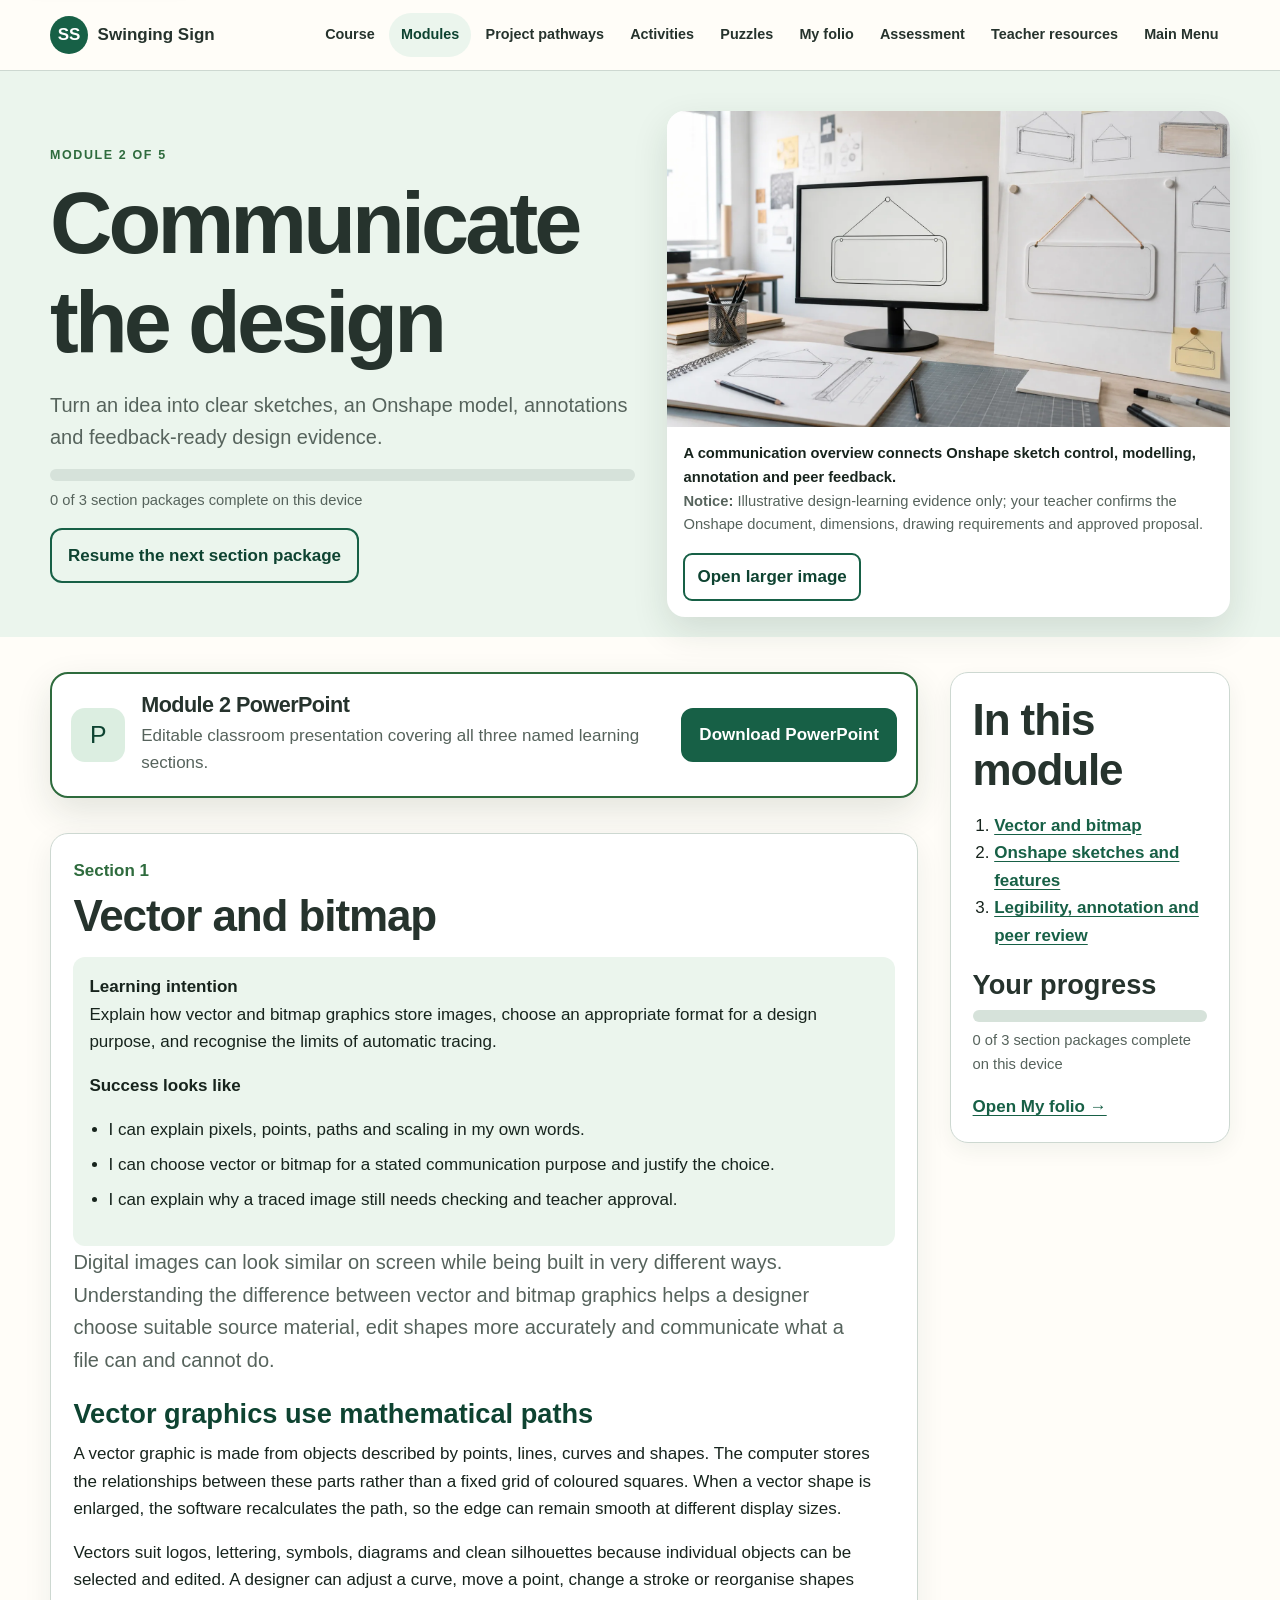
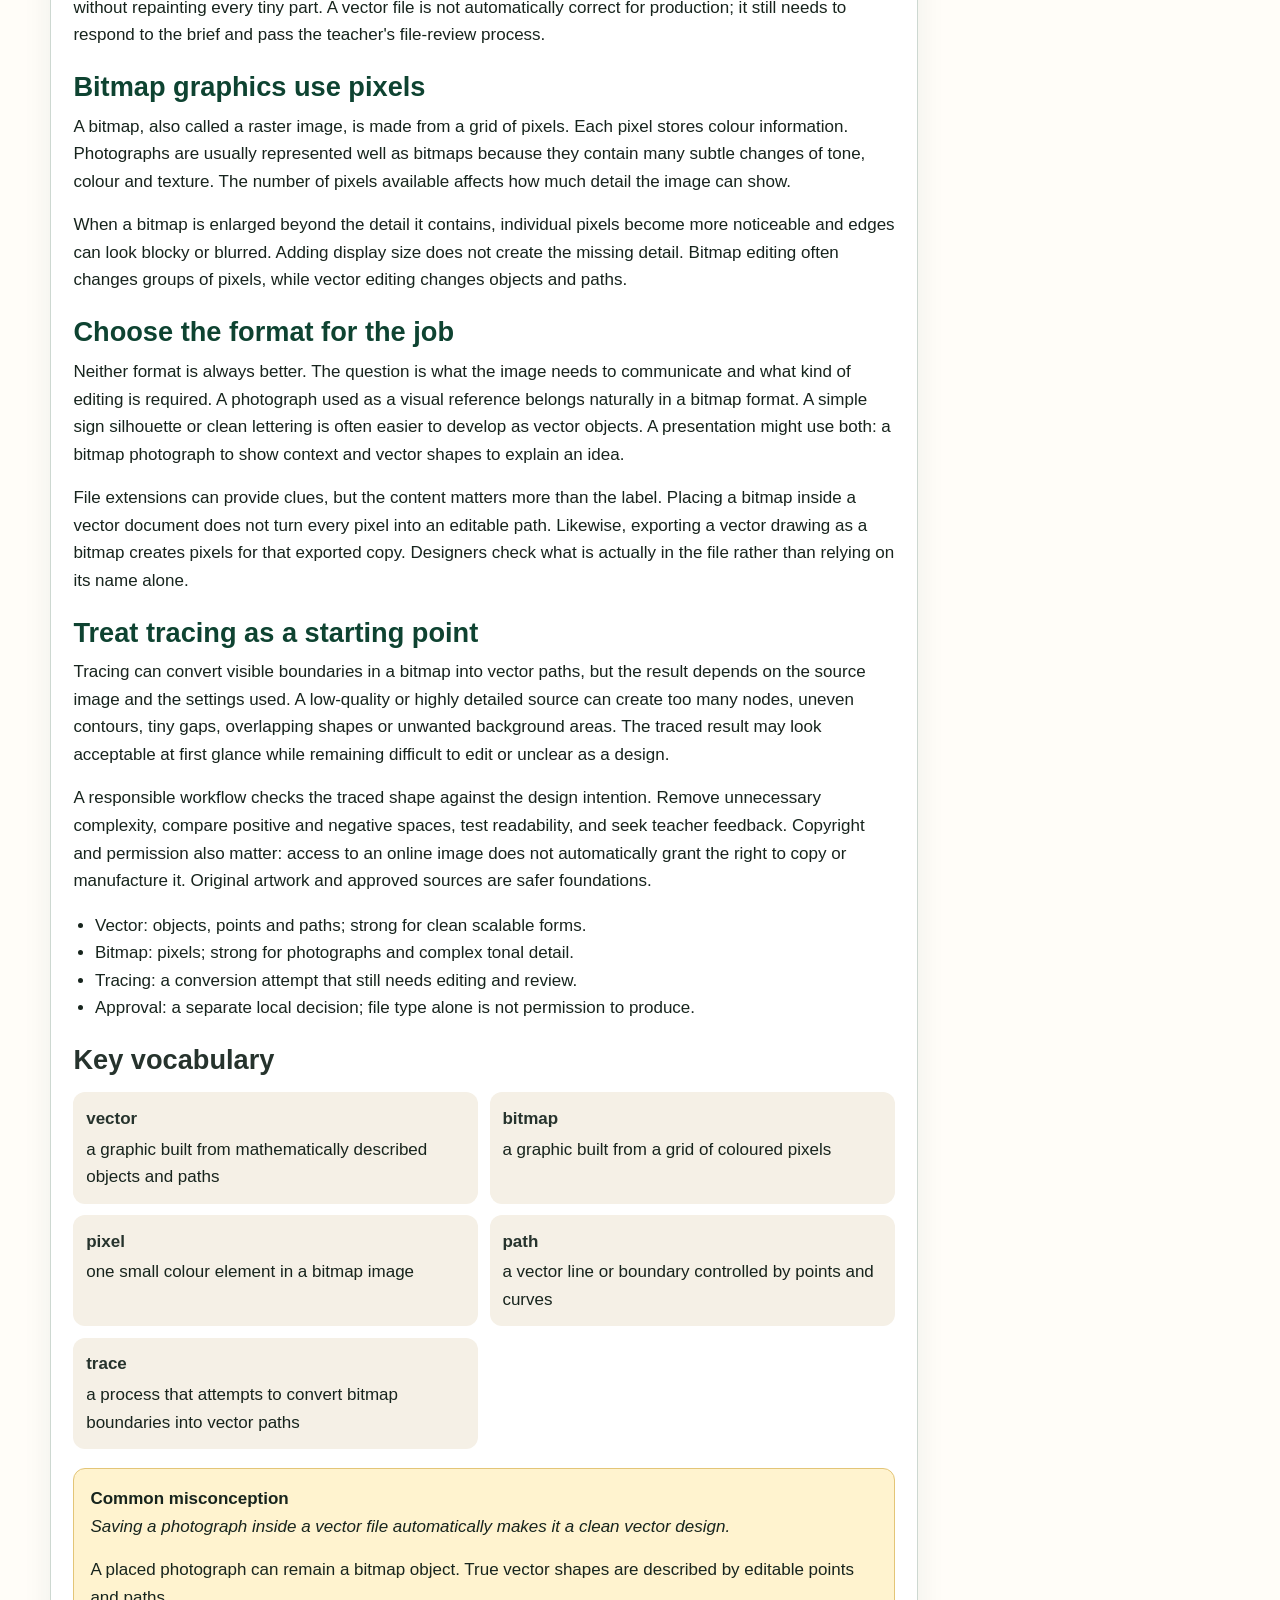
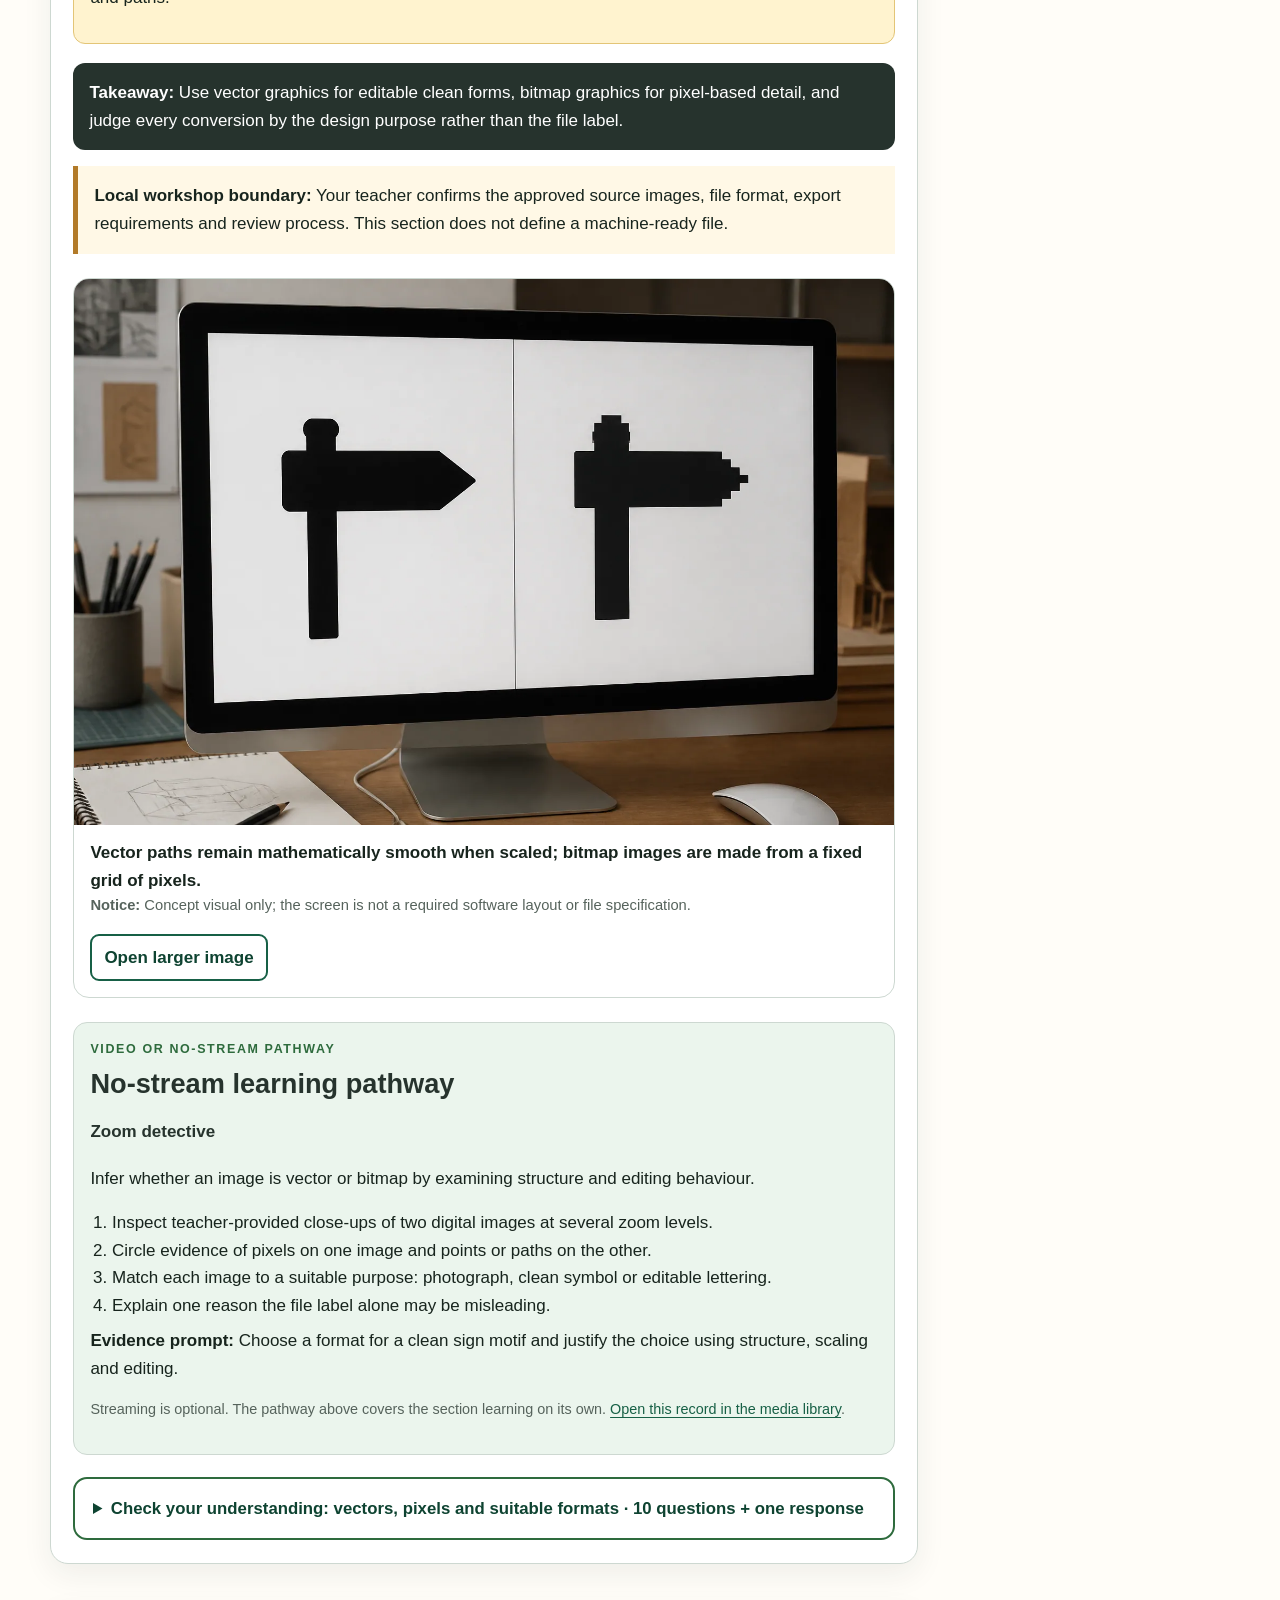
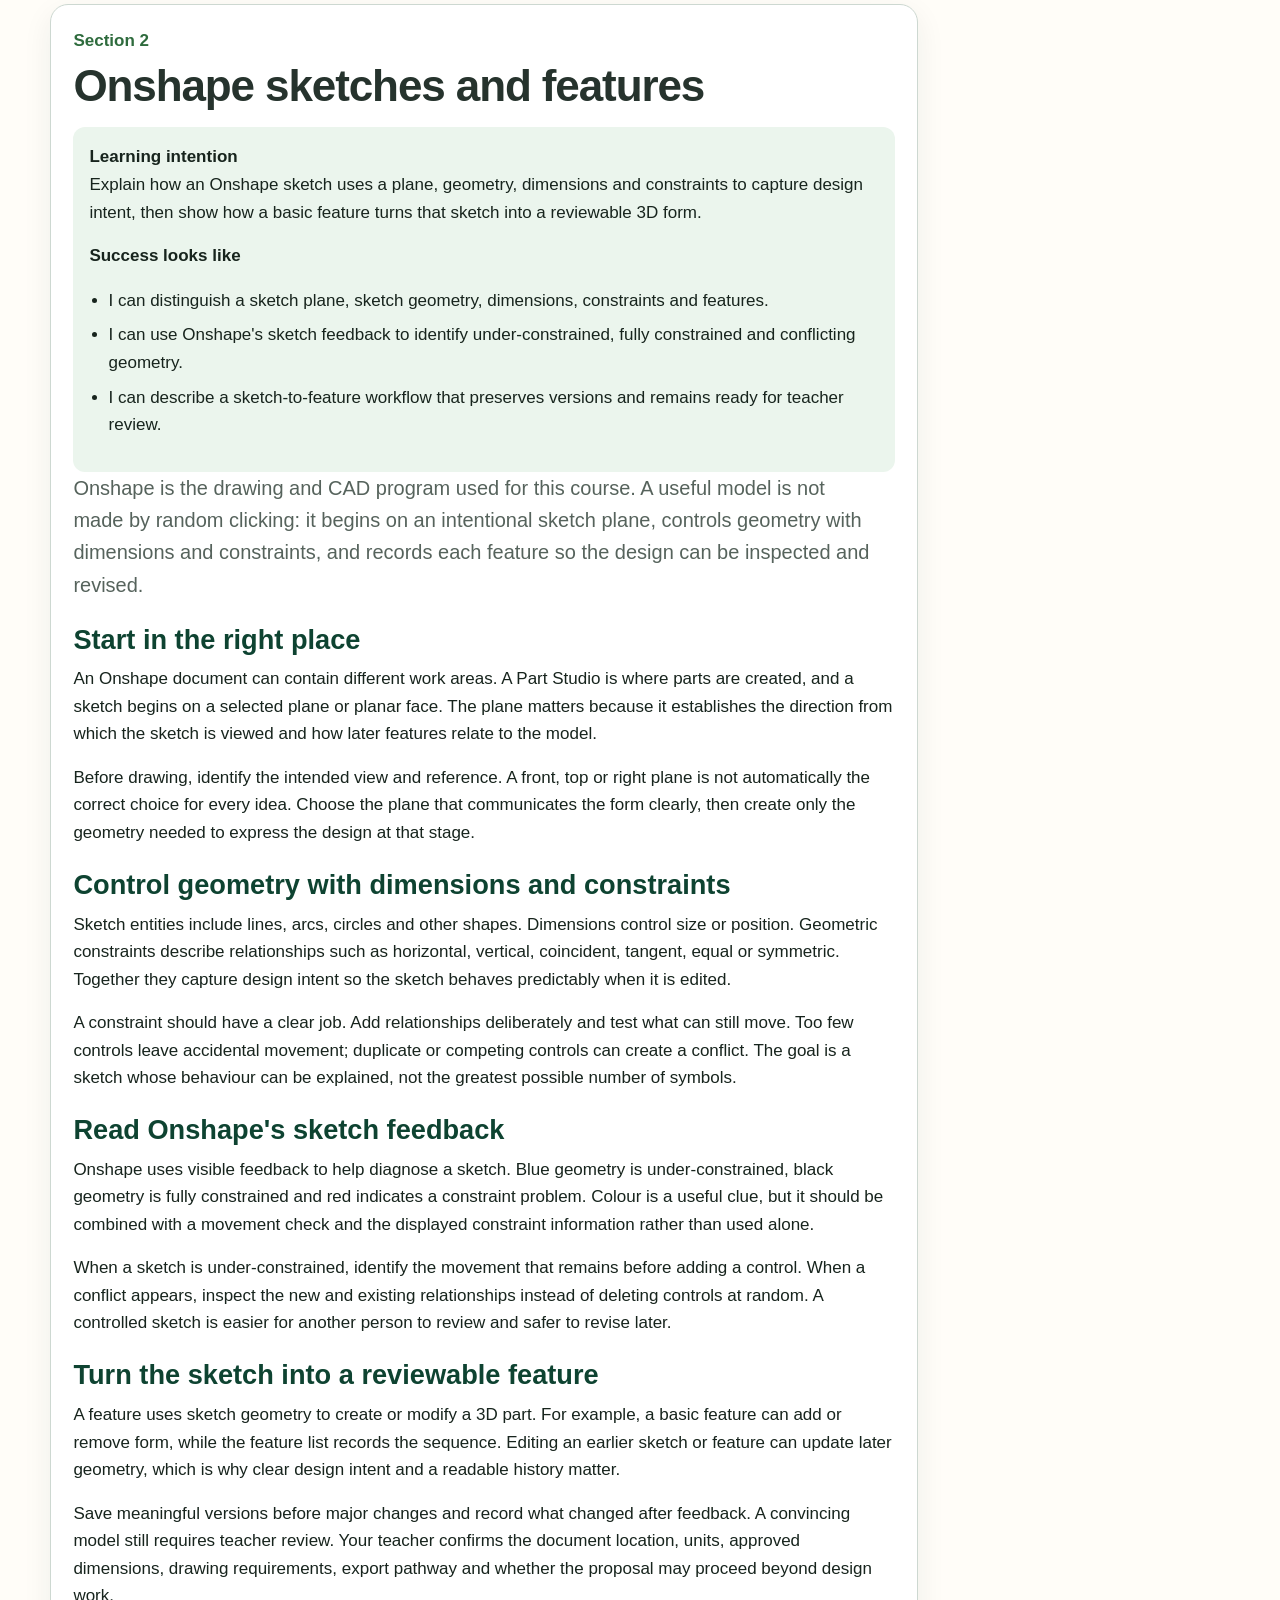
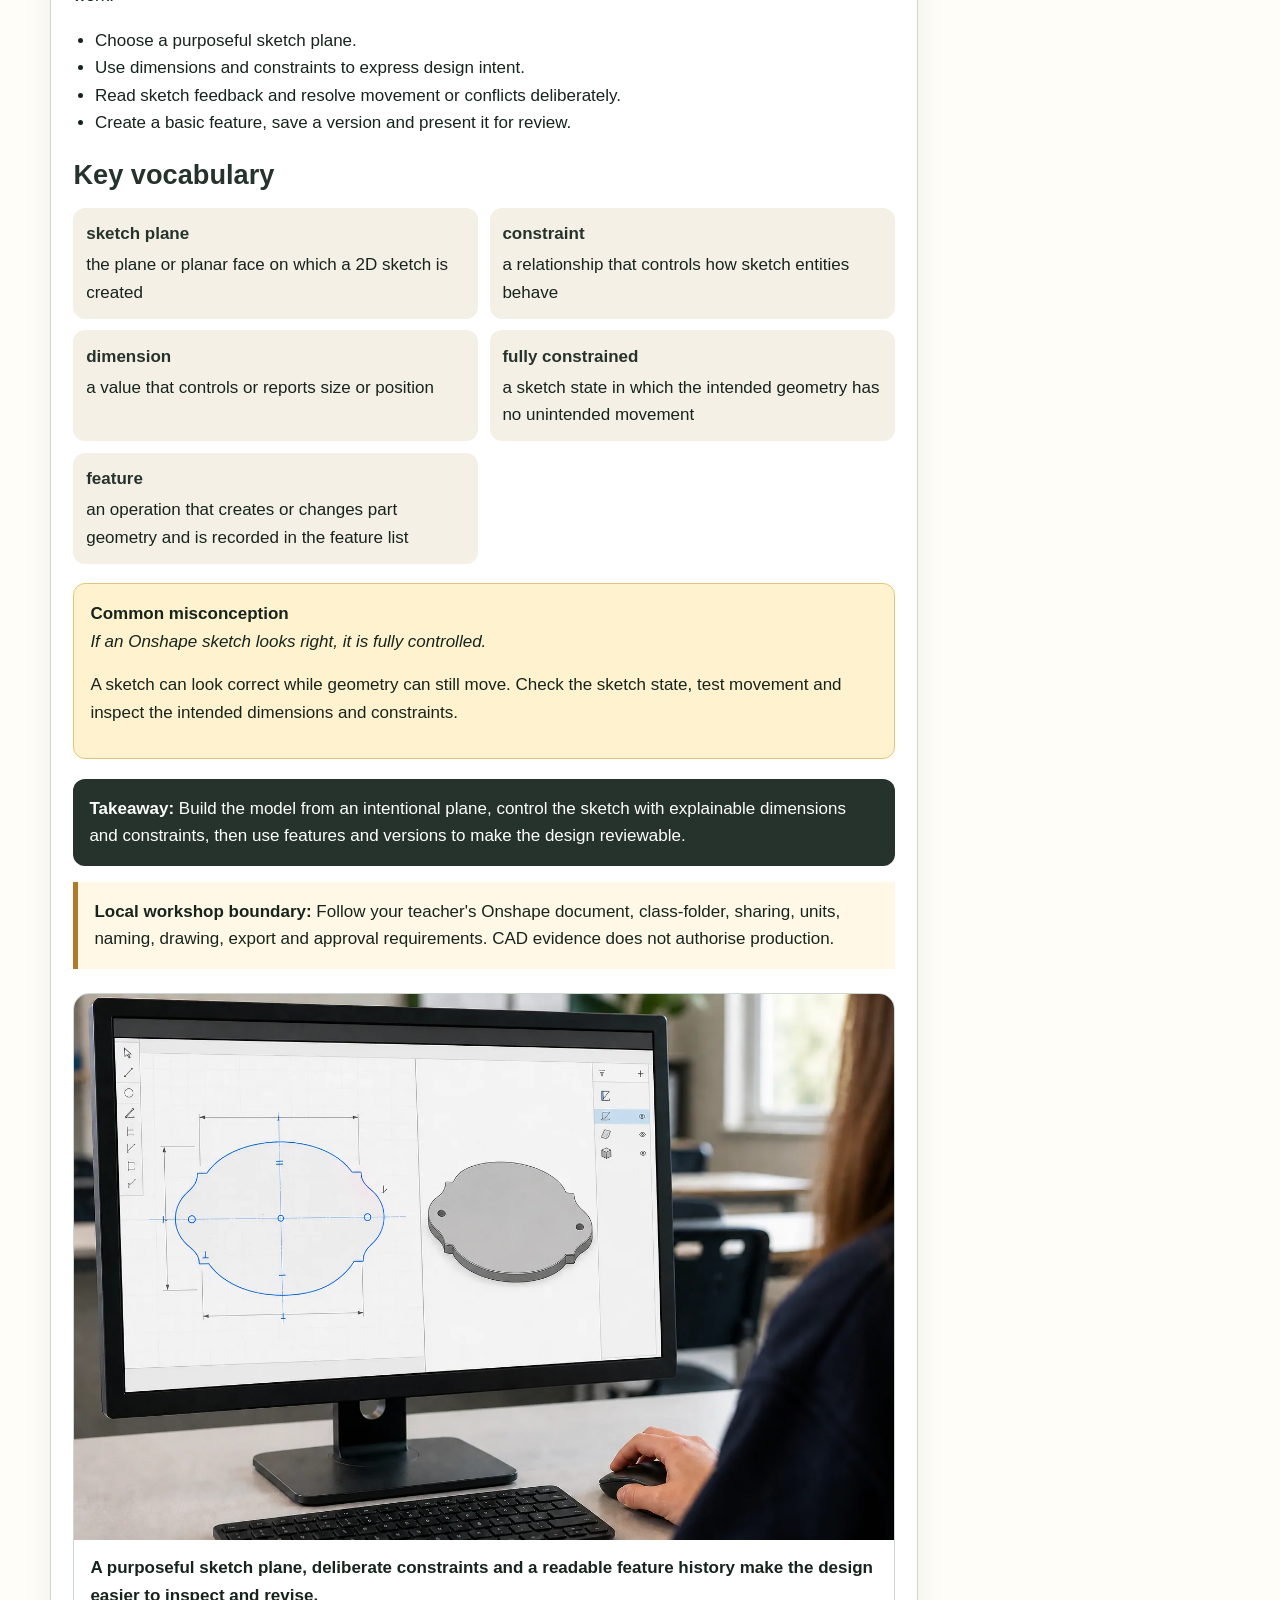
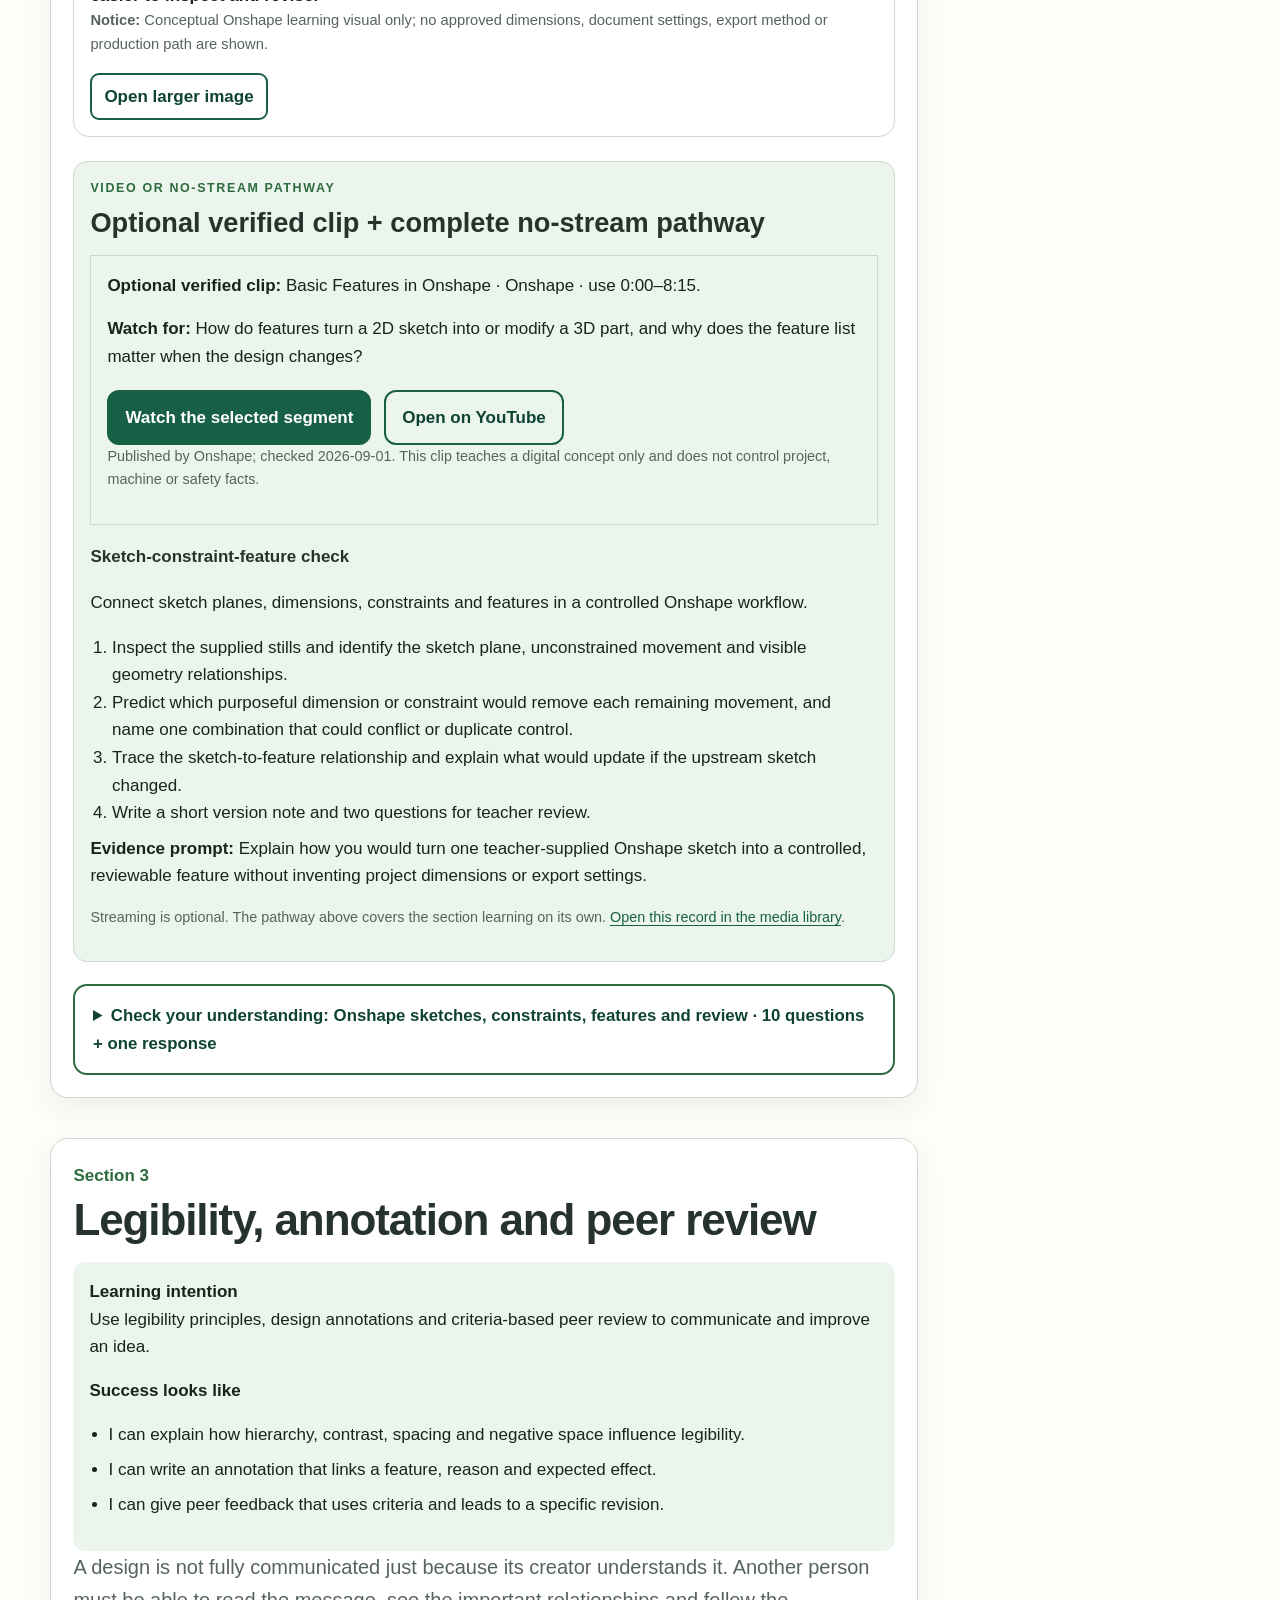
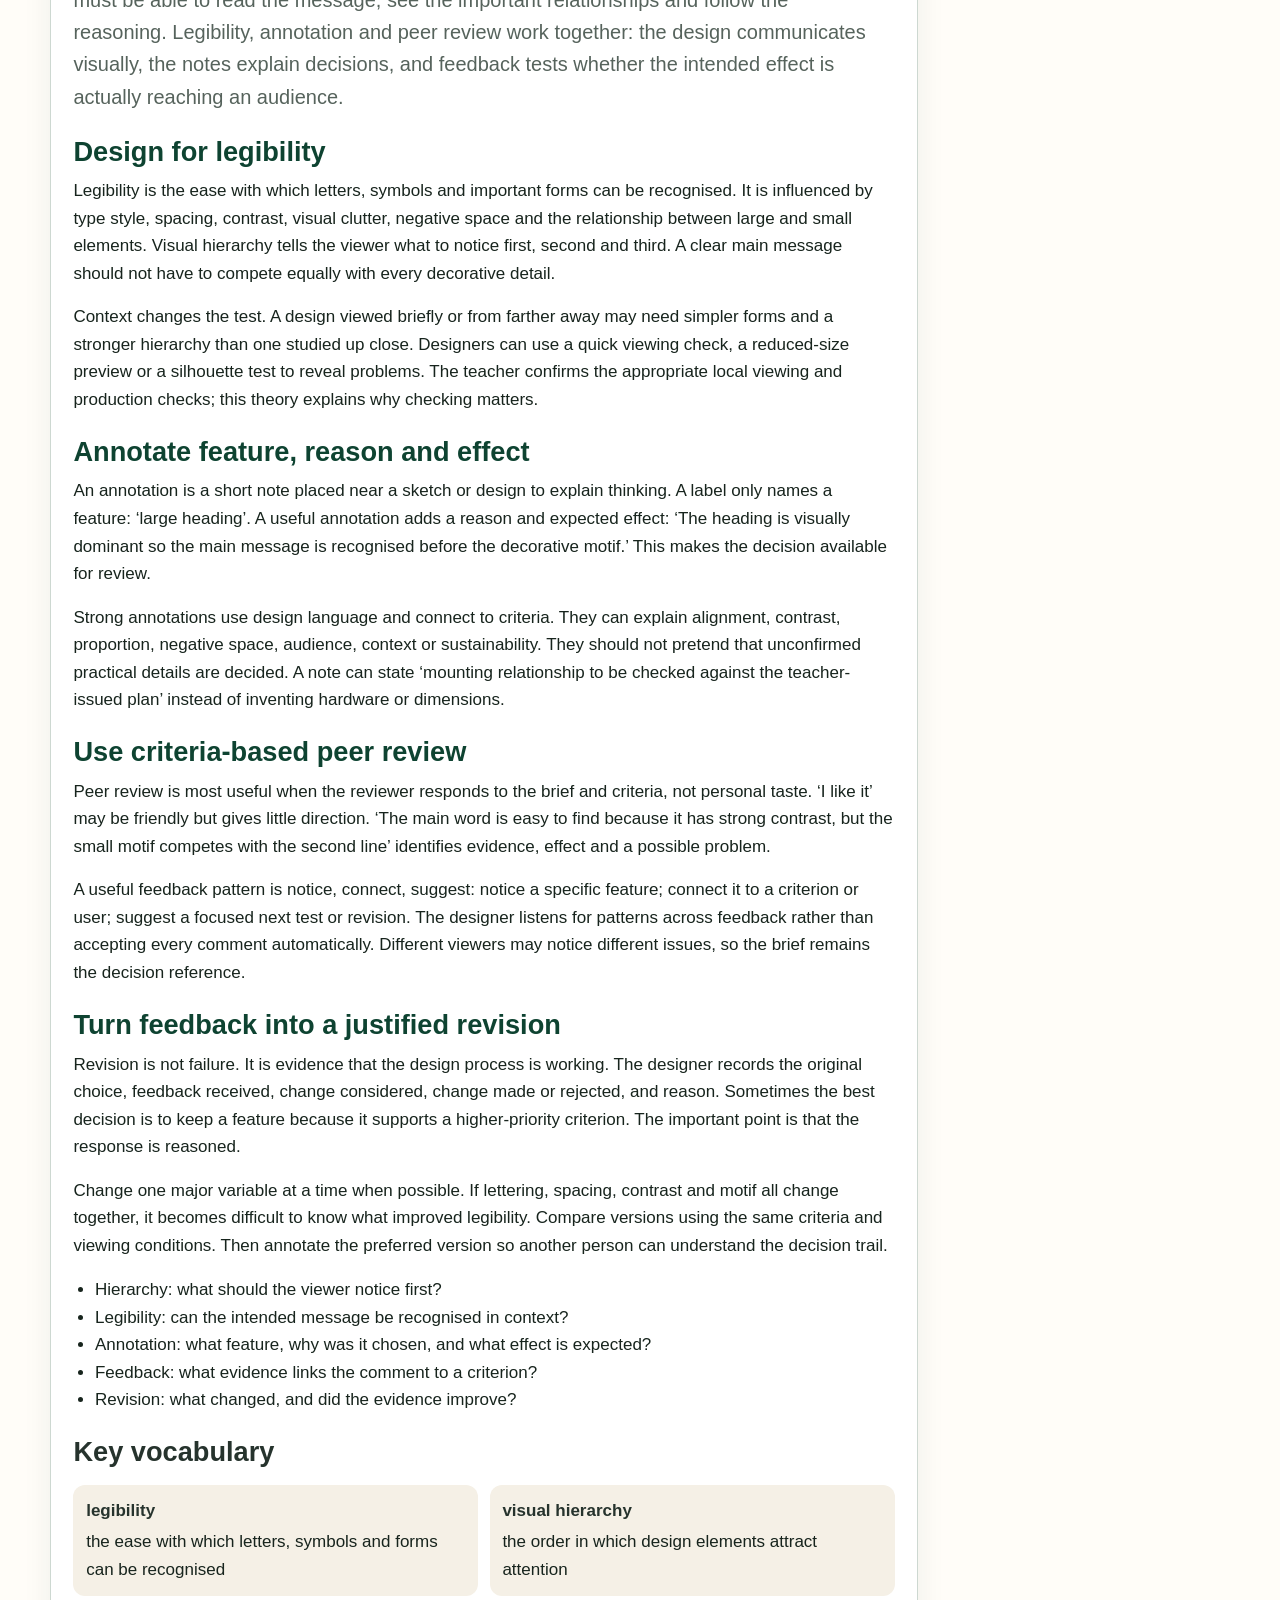
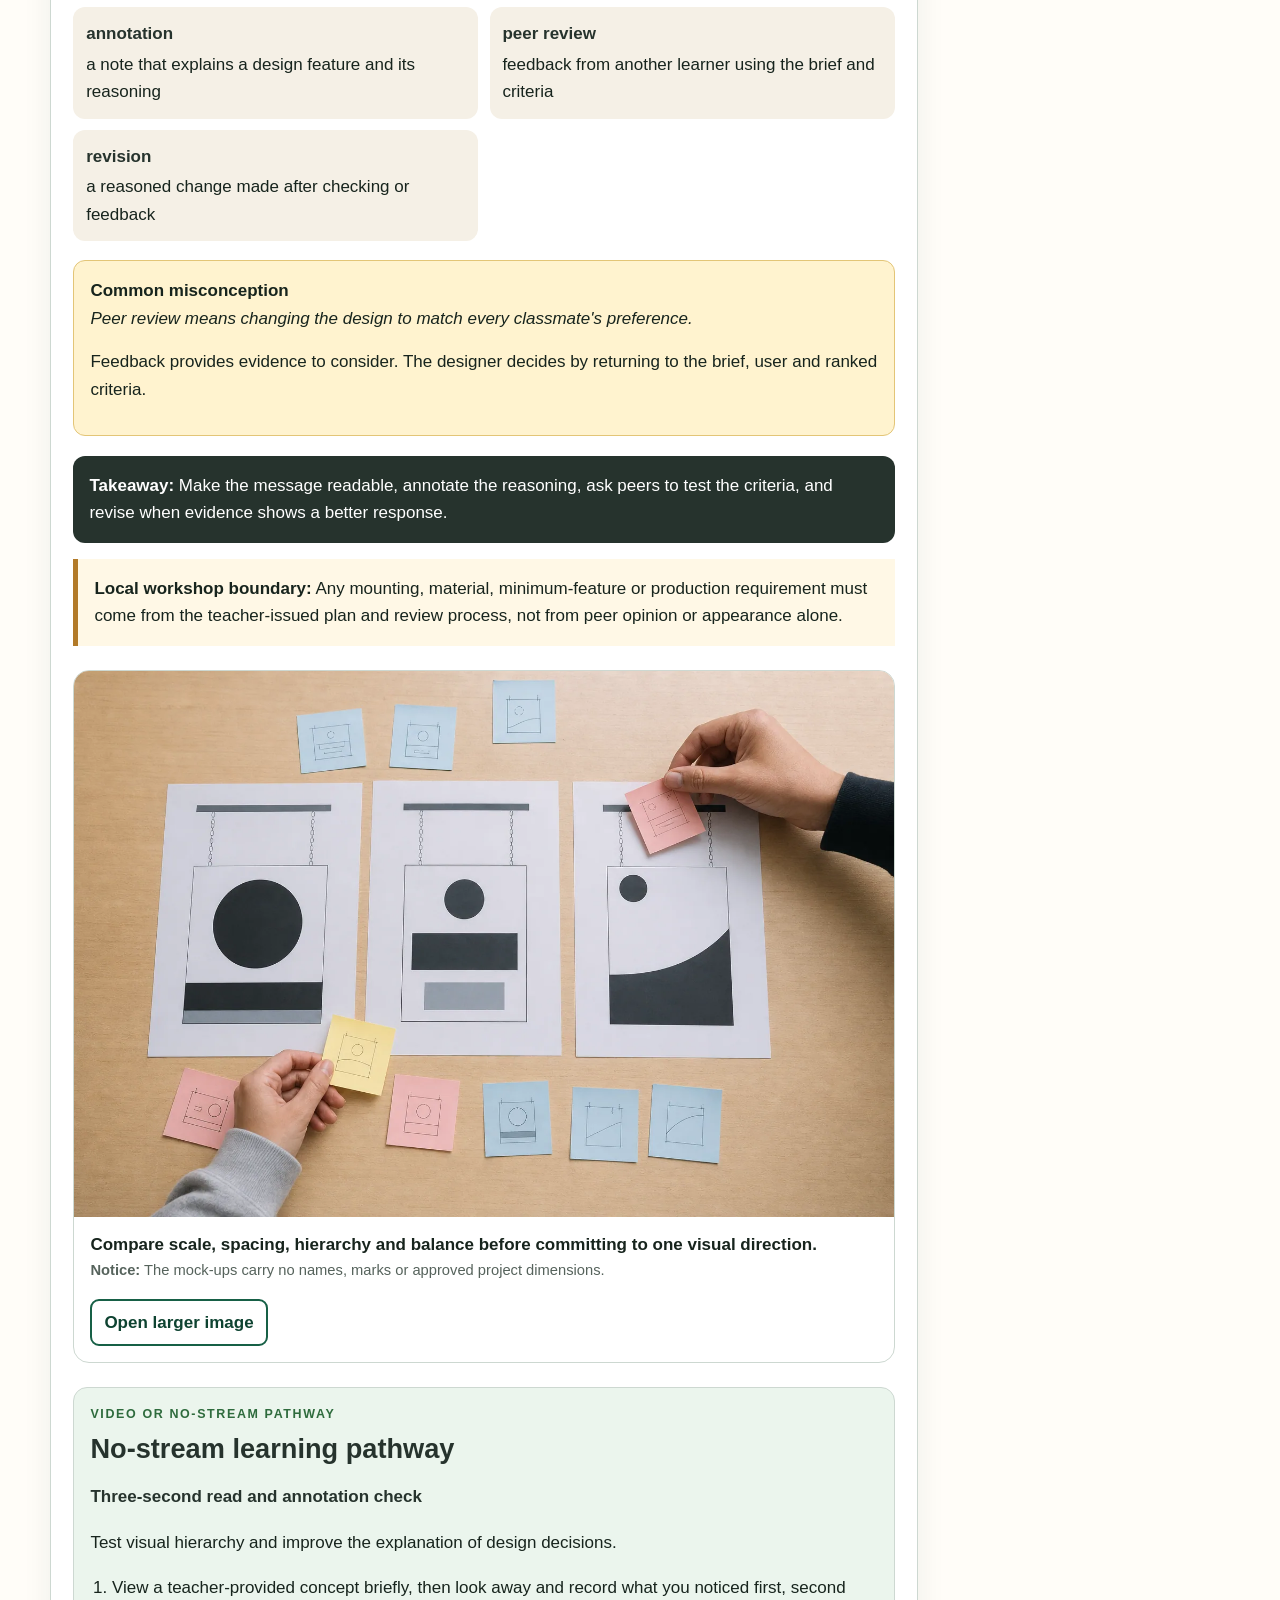
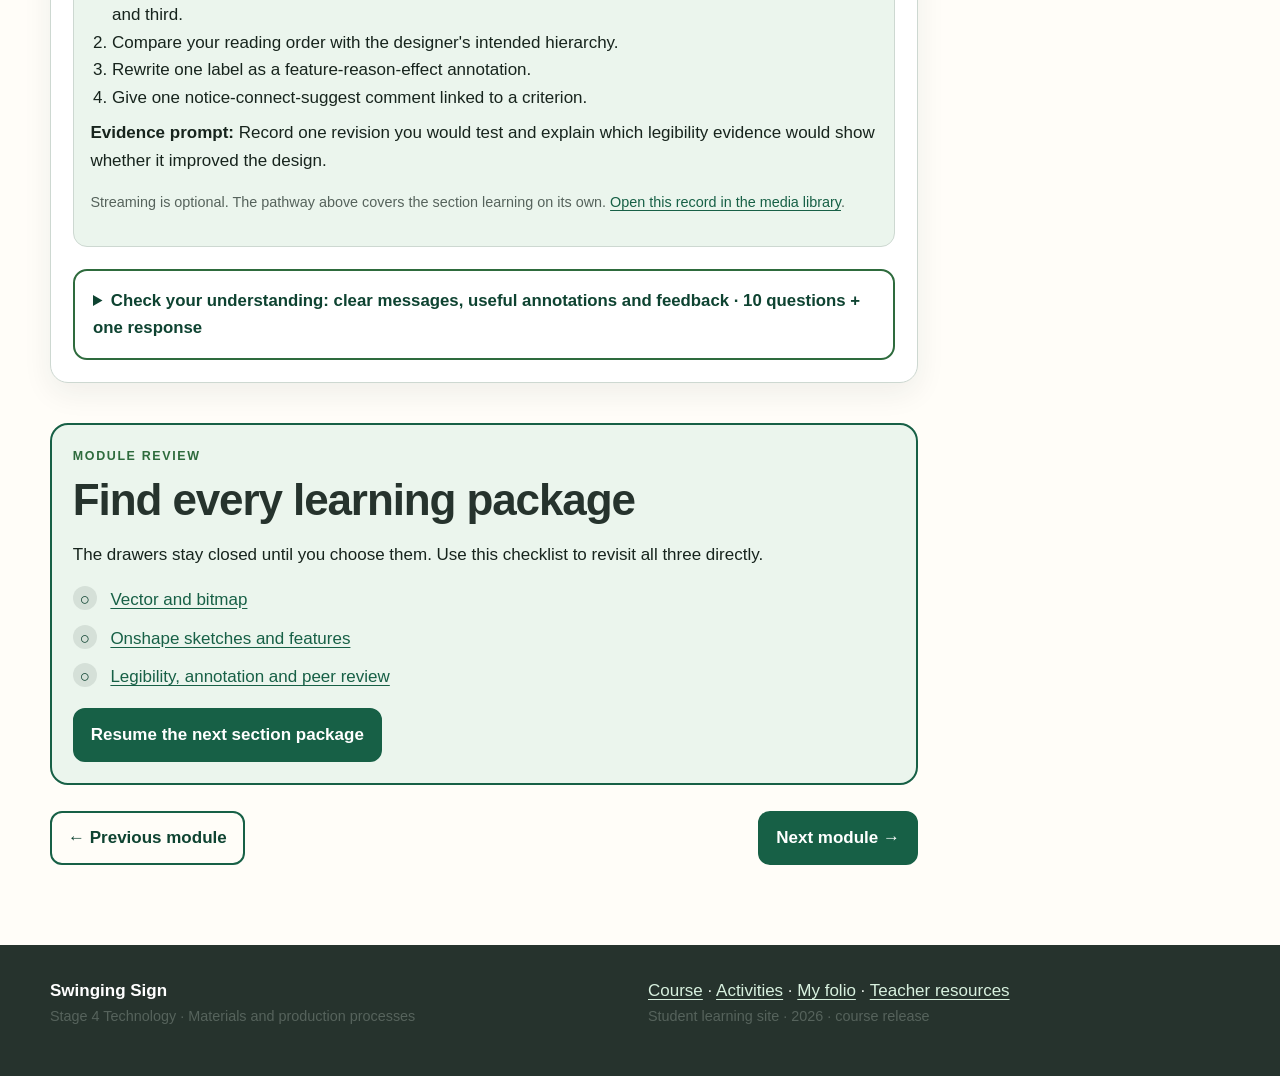
<file: modules/module-02.html>
<!doctype html>
<html lang="en-AU">
<head>
  <meta charset="utf-8">
  <meta name="viewport" content="width=device-width, initial-scale=1">
  <link rel="icon" href="data:,">
  <meta name="description" content="Turn an idea into clear sketches, an Onshape model, annotations and feedback-ready design evidence.">
  <title>Module 2: Communicate the design | Swinging Sign</title>
  <link rel="stylesheet" href="../styles.css?v=20260901-1">
  
</head>
<body data-module="2" data-module-id="m02-communicate-the-design">

<a class="skip-link" href="#main">Skip to main content</a>
<header class="site-header">
  <div class="nav-wrap">
    <a class="brand" href="../index.html"><span class="brand-mark" aria-hidden="true">SS</span><span>Swinging Sign</span></a>
    <button class="nav-toggle" type="button" aria-expanded="false" aria-controls="site-nav">Menu</button>
    <nav class="site-nav" id="site-nav" aria-label="Main navigation"><a href="../index.html">Course</a><a aria-current="page" href="../index.html#modules">Modules</a><a href="../project-pathways.html">Project pathways</a><a href="../activities.html">Activities</a><a href="../puzzles.html">Puzzles</a><a href="../folio.html">My folio</a><a href="../assessment.html">Assessment</a><a href="../teacher-resources.html">Teacher resources</a><a href="https://stevencowell.github.io/Main-Page/">Main Menu</a></nav>
  </div>
</header>
<main id="main">
  <section class="module-hero" id="module-hero">
    <div class="wrap module-hero__grid">
      <div><p class="eyebrow">Module 2 of 5</p><h1>Communicate the design</h1><p class="lede">Turn an idea into clear sketches, an Onshape model, annotations and feedback-ready design evidence.</p><div class="progress-shell" aria-hidden="true"><div class="progress-bar" data-module-progress></div></div><p class="progress-copy" data-module-progress-text></p><a class="button secondary" data-module-resume href="#module-02-review">Resume this module</a></div>
      <figure class="module-hero__image"><img src="../assets/teaching/module-02-overview.webp" alt="A computer with an Onshape-style sign sketch and simple feature beside annotation marks and peer-feedback notes."><div class="visual-meta visual-meta--compact"><figcaption>A communication overview connects Onshape sketch control, modelling, annotation and peer feedback.</figcaption><p class="notice"><strong>Notice:</strong> Illustrative design-learning evidence only; your teacher confirms the Onshape document, dimensions, drawing requirements and approved proposal.</p><button class="open-larger" type="button" data-image-open data-image-src="../assets/teaching/module-02-overview.webp" data-image-title="Module 2: Communicate the design">Open larger image</button></div></figure>
    </div>
  </section>
  <div class="wrap module-layout">
    <article class="module-main">
      <section class="presentation-card" id="module-02-presentation" data-module-presentation>
        <div class="presentation-icon" aria-hidden="true">P</div>
        <div><h2>Module 2 PowerPoint</h2><p>Editable classroom presentation covering all three named learning sections.</p></div>
        <a class="button" id="module-02-presentation-download" data-module-presentation-download href="../resources/presentations/Swinging-Sign-Module-02-communicate-the-design.pptx" download>Download PowerPoint</a>
      </section>
      <section class="learning-section" id="m02s01-vector-and-bitmap" data-section-container data-section-id="m02s01-vector-and-bitmap">
  <div class="theory-section" id="m02s01-vector-and-bitmap-theory"><p class="section-kicker">Section 1</p><h2>Vector and bitmap</h2><div class="learning-intention"><strong>Learning intention</strong><p>Explain how vector and bitmap graphics store images, choose an appropriate format for a design purpose, and recognise the limits of automatic tracing.</p><strong>Success looks like</strong><ul class="look-fors"><li>I can explain pixels, points, paths and scaling in my own words.</li><li>I can choose vector or bitmap for a stated communication purpose and justify the choice.</li><li>I can explain why a traced image still needs checking and teacher approval.</li></ul></div><p class="lede">Digital images can look similar on screen while being built in very different ways. Understanding the difference between vector and bitmap graphics helps a designer choose suitable source material, edit shapes more accurately and communicate what a file can and cannot do.</p><section class="theory-block" id="help-m02s01-vector-graphics"><h3>Vector graphics use mathematical paths</h3><p>A vector graphic is made from objects described by points, lines, curves and shapes. The computer stores the relationships between these parts rather than a fixed grid of coloured squares. When a vector shape is enlarged, the software recalculates the path, so the edge can remain smooth at different display sizes.</p><p>Vectors suit logos, lettering, symbols, diagrams and clean silhouettes because individual objects can be selected and edited. A designer can adjust a curve, move a point, change a stroke or reorganise shapes without repainting every tiny part. A vector file is not automatically correct for production; it still needs to respond to the brief and pass the teacher&#x27;s file-review process.</p></section><section class="theory-block" id="help-m02s01-bitmap-graphics"><h3>Bitmap graphics use pixels</h3><p>A bitmap, also called a raster image, is made from a grid of pixels. Each pixel stores colour information. Photographs are usually represented well as bitmaps because they contain many subtle changes of tone, colour and texture. The number of pixels available affects how much detail the image can show.</p><p>When a bitmap is enlarged beyond the detail it contains, individual pixels become more noticeable and edges can look blocky or blurred. Adding display size does not create the missing detail. Bitmap editing often changes groups of pixels, while vector editing changes objects and paths.</p></section><section class="theory-block" id="help-m02s01-choose-format"><h3>Choose the format for the job</h3><p>Neither format is always better. The question is what the image needs to communicate and what kind of editing is required. A photograph used as a visual reference belongs naturally in a bitmap format. A simple sign silhouette or clean lettering is often easier to develop as vector objects. A presentation might use both: a bitmap photograph to show context and vector shapes to explain an idea.</p><p>File extensions can provide clues, but the content matters more than the label. Placing a bitmap inside a vector document does not turn every pixel into an editable path. Likewise, exporting a vector drawing as a bitmap creates pixels for that exported copy. Designers check what is actually in the file rather than relying on its name alone.</p></section><section class="theory-block" id="help-m02s01-tracing-limits"><h3>Treat tracing as a starting point</h3><p>Tracing can convert visible boundaries in a bitmap into vector paths, but the result depends on the source image and the settings used. A low-quality or highly detailed source can create too many nodes, uneven contours, tiny gaps, overlapping shapes or unwanted background areas. The traced result may look acceptable at first glance while remaining difficult to edit or unclear as a design.</p><p>A responsible workflow checks the traced shape against the design intention. Remove unnecessary complexity, compare positive and negative spaces, test readability, and seek teacher feedback. Copyright and permission also matter: access to an online image does not automatically grant the right to copy or manufacture it. Original artwork and approved sources are safer foundations.</p><ul><li>Vector: objects, points and paths; strong for clean scalable forms.</li><li>Bitmap: pixels; strong for photographs and complex tonal detail.</li><li>Tracing: a conversion attempt that still needs editing and review.</li><li>Approval: a separate local decision; file type alone is not permission to produce.</li></ul></section><h3>Key vocabulary</h3><dl class="vocabulary-grid"><div class="vocab-item"><dt>vector</dt><dd>a graphic built from mathematically described objects and paths</dd></div><div class="vocab-item"><dt>bitmap</dt><dd>a graphic built from a grid of coloured pixels</dd></div><div class="vocab-item"><dt>pixel</dt><dd>one small colour element in a bitmap image</dd></div><div class="vocab-item"><dt>path</dt><dd>a vector line or boundary controlled by points and curves</dd></div><div class="vocab-item"><dt>trace</dt><dd>a process that attempts to convert bitmap boundaries into vector paths</dd></div></dl><div class="misconception"><strong>Common misconception</strong><p><em>Saving a photograph inside a vector file automatically makes it a clean vector design.</em></p><p>A placed photograph can remain a bitmap object. True vector shapes are described by editable points and paths.</p></div><p class="takeaway"><strong>Takeaway:</strong> Use vector graphics for editable clean forms, bitmap graphics for pixel-based detail, and judge every conversion by the design purpose rather than the file label.</p><p class="local-boundary"><strong>Local workshop boundary:</strong> Your teacher confirms the approved source images, file format, export requirements and review process. This section does not define a machine-ready file.</p></div>
  <figure class="learning-visual" id="visual-m02s01-vector-bitmap-zoom">
  <img src="../assets/teaching/m02s01-vector-and-bitmap.webp" alt="A computer display shows the same black signpost silhouette with one smooth edge and one visibly blocky pixel edge." loading="lazy">
  <div class="visual-meta"><figcaption>Vector paths remain mathematically smooth when scaled; bitmap images are made from a fixed grid of pixels.</figcaption><p class="notice"><strong>Notice:</strong> Concept visual only; the screen is not a required software layout or file specification.</p><button class="open-larger" type="button" data-image-open data-image-src="../assets/teaching/m02s01-vector-and-bitmap.webp" data-image-title="Vector and bitmap">Open larger image</button></div>
</figure>
  <div class="media-pathway" id="media-m02s01-zoom-detective">
  <p class="eyebrow">Video or no-stream pathway</p>
  <h3>No-stream learning pathway</h3>

  <h4>Zoom detective</h4>
  <p>Infer whether an image is vector or bitmap by examining structure and editing behaviour.</p>
  <ol><li>Inspect teacher-provided close-ups of two digital images at several zoom levels.</li><li>Circle evidence of pixels on one image and points or paths on the other.</li><li>Match each image to a suitable purpose: photograph, clean symbol or editable lettering.</li><li>Explain one reason the file label alone may be misleading.</li></ol>
  <p><strong>Evidence prompt:</strong> Choose a format for a clean sign motif and justify the choice using structure, scaling and editing.</p>
  <p class="fine">Streaming is optional. The pathway above covers the section learning on its own. <a href="../videos.html#m02s01-vector-and-bitmap-media">Open this record in the media library</a>.</p>
</div>
  <span id="m02s01-vector-and-bitmap-learning-end" hidden aria-hidden="true"></span><details class="learning-package" id="package-m02s01-vector-bitmap" data-section-id="m02s01-vector-and-bitmap" data-section-title="Vector and bitmap" data-storage-key="tas:stage4-swinging-sign:learning:m02s01-vector-and-bitmap:v1">
  <summary id="summary-m02s01-vector-and-bitmap">Check your understanding: vectors, pixels and suitable formats · 10 questions + one response</summary>
  <div class="package-body">
    <p><span class="package-label">Formative learning evidence</span></p>
    <p>Answer all ten questions, use the feedback to revisit exact help, then complete the scaffolded response. Work saves only in this browser.</p>
    <fieldset class="mcq-question" id="m02s01-q01" data-question-id="m02s01-q01">
  <legend>1. What is a vector graphic mainly built from?</legend>
  <label class="option-row"><input type="radio" name="m02s01-q01" value="a" data-feedback="That describes a bitmap. Revisit #help-m02s01-vector-graphics."><span>A fixed grid of coloured pixels</span></label><label class="option-row"><input type="radio" name="m02s01-q01" value="b" data-feedback="Correct. Vector structure is based on mathematical paths and objects. Revisit #help-m02s01-vector-graphics."><span>Objects described by points, lines, curves and shapes</span></label><label class="option-row"><input type="radio" name="m02s01-q01" value="c" data-feedback="Tool lists do not define a digital image format. Revisit #help-m02s01-vector-graphics."><span>A list of workshop tools</span></label>
  <button class="check-question" type="button" data-check-question>Check response</button>
  <p class="question-feedback" data-question-feedback tabindex="-1">Choose a response, then check it for feedback.</p>
  <p class="fine">Need help? <a href="#help-m02s01-vector-graphics">Return to the exact explanation</a>.</p>
</fieldset><fieldset class="mcq-question" id="m02s01-q02" data-question-id="m02s01-q02">
  <legend>2. Why can a vector edge remain smooth when enlarged?</legend>
  <label class="option-row"><input type="radio" name="m02s01-q02" value="a" data-feedback="Scaling cannot invent detail that was never stored. Revisit #help-m02s01-vector-graphics."><span>New photographic detail appears automatically</span></label><label class="option-row"><input type="radio" name="m02s01-q02" value="b" data-feedback="Correct. The path is not limited to one fixed pixel grid. Revisit #help-m02s01-vector-graphics."><span>The software recalculates the mathematically described path</span></label><label class="option-row"><input type="radio" name="m02s01-q02" value="c" data-feedback="Smooth scaling comes from path structure, not the number of colours. Revisit #help-m02s01-vector-graphics."><span>Every vector contains unlimited colours</span></label>
  <button class="check-question" type="button" data-check-question>Check response</button>
  <p class="question-feedback" data-question-feedback tabindex="-1">Choose a response, then check it for feedback.</p>
  <p class="fine">Need help? <a href="#help-m02s01-vector-graphics">Return to the exact explanation</a>.</p>
</fieldset><fieldset class="mcq-question" id="m02s01-q03" data-question-id="m02s01-q03">
  <legend>3. Which image is most naturally represented as a bitmap?</legend>
  <label class="option-row"><input type="radio" name="m02s01-q03" value="a" data-feedback="That purpose usually suits vector objects and paths. Revisit #help-m02s01-bitmap-graphics."><span>A clean editable symbol made from a few curves</span></label><label class="option-row"><input type="radio" name="m02s01-q03" value="b" data-feedback="A text list is not itself an image type. Revisit #help-m02s01-bitmap-graphics."><span>A list of design criteria</span></label><label class="option-row"><input type="radio" name="m02s01-q03" value="c" data-feedback="Correct. Pixel grids represent complex tonal detail effectively. Revisit #help-m02s01-bitmap-graphics."><span>A photograph with subtle colour and texture</span></label>
  <button class="check-question" type="button" data-check-question>Check response</button>
  <p class="question-feedback" data-question-feedback tabindex="-1">Choose a response, then check it for feedback.</p>
  <p class="fine">Need help? <a href="#help-m02s01-bitmap-graphics">Return to the exact explanation</a>.</p>
</fieldset><fieldset class="mcq-question" id="m02s01-q04" data-question-id="m02s01-q04">
  <legend>4. What can happen when a bitmap is enlarged beyond its stored detail?</legend>
  <label class="option-row"><input type="radio" name="m02s01-q04" value="a" data-feedback="Correct. Enlargement spreads existing pixel information over more display area. Revisit #help-m02s01-bitmap-graphics."><span>Pixels may become visible and edges may look blocky</span></label><label class="option-row"><input type="radio" name="m02s01-q04" value="b" data-feedback="Enlarging a bitmap does not convert pixels into vector paths. Revisit #help-m02s01-bitmap-graphics."><span>It automatically becomes a set of clean paths</span></label><label class="option-row"><input type="radio" name="m02s01-q04" value="c" data-feedback="Scaling cannot recover detail that was not captured. Revisit #help-m02s01-bitmap-graphics."><span>It gains hidden detail from the original scene</span></label>
  <button class="check-question" type="button" data-check-question>Check response</button>
  <p class="question-feedback" data-question-feedback tabindex="-1">Choose a response, then check it for feedback.</p>
  <p class="fine">Need help? <a href="#help-m02s01-bitmap-graphics">Return to the exact explanation</a>.</p>
</fieldset><fieldset class="mcq-question" id="m02s01-q05" data-question-id="m02s01-q05">
  <legend>5. Which choice best suits clean, editable sign lettering?</legend>
  <label class="option-row"><input type="radio" name="m02s01-q05" value="a" data-feedback="A small pixel image may lose clarity when enlarged and is harder to edit as shapes. Revisit #help-m02s01-choose-format."><span>A very small bitmap screenshot</span></label><label class="option-row"><input type="radio" name="m02s01-q05" value="b" data-feedback="A photograph may inspire, but it is not the strongest editable structure for clean lettering. Revisit #help-m02s01-choose-format."><span>An unlabelled photograph of lettering</span></label><label class="option-row"><input type="radio" name="m02s01-q05" value="c" data-feedback="Correct. Clean forms can be scaled and edited as individual objects. Revisit #help-m02s01-choose-format."><span>Vector objects and paths</span></label>
  <button class="check-question" type="button" data-check-question>Check response</button>
  <p class="question-feedback" data-question-feedback tabindex="-1">Choose a response, then check it for feedback.</p>
  <p class="fine">Need help? <a href="#help-m02s01-choose-format">Return to the exact explanation</a>.</p>
</fieldset><fieldset class="mcq-question" id="m02s01-q06" data-question-id="m02s01-q06">
  <legend>6. What happens when a bitmap photograph is placed inside a vector document?</legend>
  <label class="option-row"><input type="radio" name="m02s01-q06" value="a" data-feedback="Placement alone does not trace or rebuild the image. Revisit #help-m02s01-choose-format."><span>Every pixel automatically becomes a clean editable path</span></label><label class="option-row"><input type="radio" name="m02s01-q06" value="b" data-feedback="Correct. The container file does not necessarily change the image&#x27;s internal structure. Revisit #help-m02s01-choose-format."><span>The photograph can remain a bitmap object within the document</span></label><label class="option-row"><input type="radio" name="m02s01-q06" value="c" data-feedback="Approval is a separate local review, not an automatic result of placement. Revisit #help-m02s01-choose-format."><span>The photograph becomes an approved production file</span></label>
  <button class="check-question" type="button" data-check-question>Check response</button>
  <p class="question-feedback" data-question-feedback tabindex="-1">Choose a response, then check it for feedback.</p>
  <p class="fine">Need help? <a href="#help-m02s01-choose-format">Return to the exact explanation</a>.</p>
</fieldset><fieldset class="mcq-question" id="m02s01-q07" data-question-id="m02s01-q07">
  <legend>7. Why can automatic tracing create a difficult path?</legend>
  <label class="option-row"><input type="radio" name="m02s01-q07" value="a" data-feedback="Correct. Tracing follows detected boundaries, including unwanted detail. Revisit #help-m02s01-tracing-limits."><span>Detailed or low-quality sources can create excess nodes and uneven contours</span></label><label class="option-row"><input type="radio" name="m02s01-q07" value="b" data-feedback="Vector paths can contain curves; the problem is often unnecessary or inaccurate complexity. Revisit #help-m02s01-tracing-limits."><span>Vector paths cannot contain curves</span></label><label class="option-row"><input type="radio" name="m02s01-q07" value="c" data-feedback="Tracing can preserve unwanted areas and gaps, so the result must be checked. Revisit #help-m02s01-tracing-limits."><span>Tracing always removes the background perfectly</span></label>
  <button class="check-question" type="button" data-check-question>Check response</button>
  <p class="question-feedback" data-question-feedback tabindex="-1">Choose a response, then check it for feedback.</p>
  <p class="fine">Need help? <a href="#help-m02s01-tracing-limits">Return to the exact explanation</a>.</p>
</fieldset><fieldset class="mcq-question" id="m02s01-q08" data-question-id="m02s01-q08">
  <legend>8. What should happen after tracing a source image?</legend>
  <label class="option-row"><input type="radio" name="m02s01-q08" value="a" data-feedback="Correct. The result must be judged against design intent and source use. Revisit #help-m02s01-tracing-limits."><span>Check complexity, contours, spaces, readability and permissions</span></label><label class="option-row"><input type="radio" name="m02s01-q08" value="b" data-feedback="Tracing is only a starting point and does not guarantee clarity or clean paths. Revisit #help-m02s01-tracing-limits."><span>Accept it immediately because tracing guarantees quality</span></label><label class="option-row"><input type="radio" name="m02s01-q08" value="c" data-feedback="A file needs the teacher&#x27;s local review and production authorisation. Revisit #help-m02s01-tracing-limits."><span>Send it directly to any available machine</span></label>
  <button class="check-question" type="button" data-check-question>Check response</button>
  <p class="question-feedback" data-question-feedback tabindex="-1">Choose a response, then check it for feedback.</p>
  <p class="fine">Need help? <a href="#help-m02s01-tracing-limits">Return to the exact explanation</a>.</p>
</fieldset><fieldset class="mcq-question" id="m02s01-q09" data-question-id="m02s01-q09">
  <legend>9. Why is an online image not automatically free to copy?</legend>
  <label class="option-row"><input type="radio" name="m02s01-q09" value="a" data-feedback="Viewing does not transfer ownership or usage rights. Revisit #help-m02s01-tracing-limits."><span>Every online image belongs to the first viewer</span></label><label class="option-row"><input type="radio" name="m02s01-q09" value="b" data-feedback="Digital images can also be protected. Revisit #help-m02s01-tracing-limits."><span>Copyright applies only to photographs on paper</span></label><label class="option-row"><input type="radio" name="m02s01-q09" value="c" data-feedback="Correct. A visible image can still have ownership and licence conditions. Revisit #help-m02s01-tracing-limits."><span>Access and permission are different questions</span></label>
  <button class="check-question" type="button" data-check-question>Check response</button>
  <p class="question-feedback" data-question-feedback tabindex="-1">Choose a response, then check it for feedback.</p>
  <p class="fine">Need help? <a href="#help-m02s01-tracing-limits">Return to the exact explanation</a>.</p>
</fieldset><fieldset class="mcq-question" id="m02s01-q10" data-question-id="m02s01-q10">
  <legend>10. Which statement best summarises format choice?</legend>
  <label class="option-row"><input type="radio" name="m02s01-q10" value="a" data-feedback="Correct. Purpose determines which strengths matter. Revisit #help-m02s01-choose-format."><span>Choose according to image structure, editing needs and communication purpose</span></label><label class="option-row"><input type="radio" name="m02s01-q10" value="b" data-feedback="Each format suits different kinds of information and editing. Revisit #help-m02s01-choose-format."><span>Vector is always better than bitmap</span></label><label class="option-row"><input type="radio" name="m02s01-q10" value="c" data-feedback="A label does not prove content quality or local approval. Revisit #help-m02s01-choose-format."><span>The file extension proves the image is suitable for production</span></label>
  <button class="check-question" type="button" data-check-question>Check response</button>
  <p class="question-feedback" data-question-feedback tabindex="-1">Choose a response, then check it for feedback.</p>
  <p class="fine">Need help? <a href="#help-m02s01-choose-format">Return to the exact explanation</a>.</p>
</fieldset>
    <section class="long-response">
      <h3>Higher-order response</h3>
      <p>Compare vector and bitmap graphics for a design task that needs both a product photograph and clean editable lettering. Recommend how each format should be used and explain one risk of relying on automatic tracing.</p>
      <h4>Use these prompts</h4><ul><li>How is each image type stored and edited?</li><li>Which format suits the photograph and which suits the lettering, and why?</li><li>What could go wrong during tracing, and what checking should follow?</li></ul>
      <h4>Success criteria</h4><ul><li>Accurately compares pixels with points and paths using the stated design task.</li><li>Provides a justified format recommendation and a realistic tracing limitation.</li></ul>
      <label for="m02s01-lr01"><strong>Your response</strong></label>
      <textarea id="m02s01-lr01" data-learning-response placeholder="Build one connected response here. Explain your reasoning and use evidence from the section."></textarea>
    </section>
    <p class="save-status" id="save-status-m02s01-vector-and-bitmap" data-save-status aria-live="polite">Nothing saved yet.</p>
    <div class="package-actions">
      <a id="resume-m02s01-vector-and-bitmap" href="#package-m02s01-vector-bitmap" data-resume-package>Resume this package</a>
      <button type="button" data-export-package>Export this package</button>
      <button type="button" data-print-package>Print this package</button>
      <button type="button" class="danger" data-reset-package>Reset only this package</button>
    </div>
  </div>
</details>
</section><section class="learning-section" id="m02s02-inkscape-tools-and-paths" data-section-container data-section-id="m02s02-inkscape-tools-and-paths">
  <div class="theory-section" id="m02s02-inkscape-tools-and-paths-theory"><p class="section-kicker">Section 2</p><h2>Onshape sketches and features</h2><div class="learning-intention"><strong>Learning intention</strong><p>Explain how an Onshape sketch uses a plane, geometry, dimensions and constraints to capture design intent, then show how a basic feature turns that sketch into a reviewable 3D form.</p><strong>Success looks like</strong><ul class="look-fors"><li>I can distinguish a sketch plane, sketch geometry, dimensions, constraints and features.</li><li>I can use Onshape&#x27;s sketch feedback to identify under-constrained, fully constrained and conflicting geometry.</li><li>I can describe a sketch-to-feature workflow that preserves versions and remains ready for teacher review.</li></ul></div><p class="lede">Onshape is the drawing and CAD program used for this course. A useful model is not made by random clicking: it begins on an intentional sketch plane, controls geometry with dimensions and constraints, and records each feature so the design can be inspected and revised.</p><section class="theory-block" id="help-m02s02-workspace-plane"><h3>Start in the right place</h3><p>An Onshape document can contain different work areas. A Part Studio is where parts are created, and a sketch begins on a selected plane or planar face. The plane matters because it establishes the direction from which the sketch is viewed and how later features relate to the model.</p><p>Before drawing, identify the intended view and reference. A front, top or right plane is not automatically the correct choice for every idea. Choose the plane that communicates the form clearly, then create only the geometry needed to express the design at that stage.</p></section><section class="theory-block" id="help-m02s02-dimensions-constraints"><h3>Control geometry with dimensions and constraints</h3><p>Sketch entities include lines, arcs, circles and other shapes. Dimensions control size or position. Geometric constraints describe relationships such as horizontal, vertical, coincident, tangent, equal or symmetric. Together they capture design intent so the sketch behaves predictably when it is edited.</p><p>A constraint should have a clear job. Add relationships deliberately and test what can still move. Too few controls leave accidental movement; duplicate or competing controls can create a conflict. The goal is a sketch whose behaviour can be explained, not the greatest possible number of symbols.</p></section><section class="theory-block" id="help-m02s02-sketch-status"><h3>Read Onshape&#x27;s sketch feedback</h3><p>Onshape uses visible feedback to help diagnose a sketch. Blue geometry is under-constrained, black geometry is fully constrained and red indicates a constraint problem. Colour is a useful clue, but it should be combined with a movement check and the displayed constraint information rather than used alone.</p><p>When a sketch is under-constrained, identify the movement that remains before adding a control. When a conflict appears, inspect the new and existing relationships instead of deleting controls at random. A controlled sketch is easier for another person to review and safer to revise later.</p></section><section class="theory-block" id="help-m02s02-features-review"><h3>Turn the sketch into a reviewable feature</h3><p>A feature uses sketch geometry to create or modify a 3D part. For example, a basic feature can add or remove form, while the feature list records the sequence. Editing an earlier sketch or feature can update later geometry, which is why clear design intent and a readable history matter.</p><p>Save meaningful versions before major changes and record what changed after feedback. A convincing model still requires teacher review. Your teacher confirms the document location, units, approved dimensions, drawing requirements, export pathway and whether the proposal may proceed beyond design work.</p><ul><li>Choose a purposeful sketch plane.</li><li>Use dimensions and constraints to express design intent.</li><li>Read sketch feedback and resolve movement or conflicts deliberately.</li><li>Create a basic feature, save a version and present it for review.</li></ul></section><h3>Key vocabulary</h3><dl class="vocabulary-grid"><div class="vocab-item"><dt>sketch plane</dt><dd>the plane or planar face on which a 2D sketch is created</dd></div><div class="vocab-item"><dt>constraint</dt><dd>a relationship that controls how sketch entities behave</dd></div><div class="vocab-item"><dt>dimension</dt><dd>a value that controls or reports size or position</dd></div><div class="vocab-item"><dt>fully constrained</dt><dd>a sketch state in which the intended geometry has no unintended movement</dd></div><div class="vocab-item"><dt>feature</dt><dd>an operation that creates or changes part geometry and is recorded in the feature list</dd></div></dl><div class="misconception"><strong>Common misconception</strong><p><em>If an Onshape sketch looks right, it is fully controlled.</em></p><p>A sketch can look correct while geometry can still move. Check the sketch state, test movement and inspect the intended dimensions and constraints.</p></div><p class="takeaway"><strong>Takeaway:</strong> Build the model from an intentional plane, control the sketch with explainable dimensions and constraints, then use features and versions to make the design reviewable.</p><p class="local-boundary"><strong>Local workshop boundary:</strong> Follow your teacher&#x27;s Onshape document, class-folder, sharing, units, naming, drawing, export and approval requirements. CAD evidence does not authorise production.</p></div>
  <figure class="learning-visual" id="visual-m02s02-object-path-workflow">
  <img src="../assets/teaching/m02s02-inkscape-tools-paths.webp" alt="A classroom monitor shows a blue Onshape-style sketch with dimensions and constraints beside a simple three-dimensional plaque feature and feature history." loading="lazy">
  <div class="visual-meta"><figcaption>A purposeful sketch plane, deliberate constraints and a readable feature history make the design easier to inspect and revise.</figcaption><p class="notice"><strong>Notice:</strong> Conceptual Onshape learning visual only; no approved dimensions, document settings, export method or production path are shown.</p><button class="open-larger" type="button" data-image-open data-image-src="../assets/teaching/m02s02-inkscape-tools-paths.webp" data-image-title="Onshape sketches and features">Open larger image</button></div>
</figure>
  <div class="media-pathway" id="media-m02s02-tool-purpose-map">
  <p class="eyebrow">Video or no-stream pathway</p>
  <h3>Optional verified clip + complete no-stream pathway</h3>
<div class="verified-video">
  <p><strong>Optional verified clip:</strong> Basic Features in Onshape · Onshape · use 0:00–8:15.</p>
  <p><strong>Watch for:</strong> How do features turn a 2D sketch into or modify a 3D part, and why does the feature list matter when the design changes?</p>
  <div class="actions"><button class="button" type="button" data-video-open data-video-src="https://www.youtube-nocookie.com/embed/9tWzPxuhD3A" data-video-title="Basic Features in Onshape">Watch the selected segment</button><a class="button secondary" href="https://www.youtube.com/watch?v=9tWzPxuhD3A" target="_blank" rel="noopener">Open on YouTube</a></div>
  <p class="fine">Published by Onshape; checked 2026-09-01. This clip teaches a digital concept only and does not control project, machine or safety facts.</p>
</div>
  <h4>Sketch-constraint-feature check</h4>
  <p>Connect sketch planes, dimensions, constraints and features in a controlled Onshape workflow.</p>
  <ol><li>Inspect the supplied stills and identify the sketch plane, unconstrained movement and visible geometry relationships.</li><li>Predict which purposeful dimension or constraint would remove each remaining movement, and name one combination that could conflict or duplicate control.</li><li>Trace the sketch-to-feature relationship and explain what would update if the upstream sketch changed.</li><li>Write a short version note and two questions for teacher review.</li></ol>
  <p><strong>Evidence prompt:</strong> Explain how you would turn one teacher-supplied Onshape sketch into a controlled, reviewable feature without inventing project dimensions or export settings.</p>
  <p class="fine">Streaming is optional. The pathway above covers the section learning on its own. <a href="../videos.html#m02s02-inkscape-tools-and-paths-media">Open this record in the media library</a>.</p>
</div>
  <span id="m02s02-inkscape-tools-and-paths-learning-end" hidden aria-hidden="true"></span><details class="learning-package" id="package-m02s02-inkscape-tools-paths" data-section-id="m02s02-inkscape-tools-and-paths" data-section-title="Onshape sketches and features" data-storage-key="tas:stage4-swinging-sign:learning:m02s02-inkscape-tools-and-paths:v1">
  <summary id="summary-m02s02-inkscape-tools-and-paths">Check your understanding: Onshape sketches, constraints, features and review · 10 questions + one response</summary>
  <div class="package-body">
    <p><span class="package-label">Formative learning evidence</span></p>
    <p>Answer all ten questions, use the feedback to revisit exact help, then complete the scaffolded response. Work saves only in this browser.</p>
    <fieldset class="mcq-question" id="m02s02-q01" data-question-id="m02s02-q01">
  <legend>1. Where is a new two-dimensional Onshape sketch created?</legend>
  <label class="option-row"><input type="radio" name="m02s02-q01" value="a" data-feedback="A PDF is an output, not the sketch workspace Revisit #help-m02s02-workspace-plane."><span>Directly in a finished drawing PDF</span></label><label class="option-row"><input type="radio" name="m02s02-q01" value="b" data-feedback="Material evidence does not create sketch geometry Revisit #help-m02s02-workspace-plane."><span>Inside the material-properties table</span></label><label class="option-row"><input type="radio" name="m02s02-q01" value="c" data-feedback="Correct. The chosen plane establishes the sketch context Revisit #help-m02s02-workspace-plane."><span>On a selected plane or planar face</span></label>
  <button class="check-question" type="button" data-check-question>Check response</button>
  <p class="question-feedback" data-question-feedback tabindex="-1">Choose a response, then check it for feedback.</p>
  <p class="fine">Need help? <a href="#help-m02s02-workspace-plane">Return to the exact explanation</a>.</p>
</fieldset><fieldset class="mcq-question" id="m02s02-q02" data-question-id="m02s02-q02">
  <legend>2. Why should the sketch plane be chosen deliberately?</legend>
  <label class="option-row"><input type="radio" name="m02s02-q02" value="a" data-feedback="Correct. Plane choice supports clear design intent Revisit #help-m02s02-workspace-plane."><span>It controls the sketch orientation and how later features relate to it</span></label><label class="option-row"><input type="radio" name="m02s02-q02" value="b" data-feedback="Approval remains a teacher decision Revisit #help-m02s02-workspace-plane."><span>It automatically approves every dimension</span></label><label class="option-row"><input type="radio" name="m02s02-q02" value="c" data-feedback="A sketch plane does not choose a production process Revisit #help-m02s02-workspace-plane."><span>It selects the workshop process</span></label>
  <button class="check-question" type="button" data-check-question>Check response</button>
  <p class="question-feedback" data-question-feedback tabindex="-1">Choose a response, then check it for feedback.</p>
  <p class="fine">Need help? <a href="#help-m02s02-workspace-plane">Return to the exact explanation</a>.</p>
</fieldset><fieldset class="mcq-question" id="m02s02-q03" data-question-id="m02s02-q03">
  <legend>3. What is the main difference between a dimension and a geometric constraint?</legend>
  <label class="option-row"><input type="radio" name="m02s02-q03" value="a" data-feedback="Neither definition describes their sketch roles Revisit #help-m02s02-dimensions-constraints."><span>A dimension colours the model; a constraint exports it</span></label><label class="option-row"><input type="radio" name="m02s02-q03" value="b" data-feedback="Correct. They perform connected but different jobs Revisit #help-m02s02-dimensions-constraints."><span>A dimension controls size or position; a constraint controls a relationship</span></label><label class="option-row"><input type="radio" name="m02s02-q03" value="c" data-feedback="Onshape treats them as distinct controls Revisit #help-m02s02-dimensions-constraints."><span>There is no difference</span></label>
  <button class="check-question" type="button" data-check-question>Check response</button>
  <p class="question-feedback" data-question-feedback tabindex="-1">Choose a response, then check it for feedback.</p>
  <p class="fine">Need help? <a href="#help-m02s02-dimensions-constraints">Return to the exact explanation</a>.</p>
</fieldset><fieldset class="mcq-question" id="m02s02-q04" data-question-id="m02s02-q04">
  <legend>4. Which constraint would express that two sketch points occupy the same location?</legend>
  <label class="option-row"><input type="radio" name="m02s02-q04" value="a" data-feedback="Horizontal controls direction rather than joining two points Revisit #help-m02s02-dimensions-constraints."><span>Horizontal</span></label><label class="option-row"><input type="radio" name="m02s02-q04" value="b" data-feedback="Correct. Coincident constrains the selected points to the same location Revisit #help-m02s02-dimensions-constraints."><span>Coincident</span></label><label class="option-row"><input type="radio" name="m02s02-q04" value="c" data-feedback="Equal controls matching size, not point location Revisit #help-m02s02-dimensions-constraints."><span>Equal</span></label>
  <button class="check-question" type="button" data-check-question>Check response</button>
  <p class="question-feedback" data-question-feedback tabindex="-1">Choose a response, then check it for feedback.</p>
  <p class="fine">Need help? <a href="#help-m02s02-dimensions-constraints">Return to the exact explanation</a>.</p>
</fieldset><fieldset class="mcq-question" id="m02s02-q05" data-question-id="m02s02-q05">
  <legend>5. What does blue sketch geometry normally indicate in Onshape?</legend>
  <label class="option-row"><input type="radio" name="m02s02-q05" value="a" data-feedback="Correct. Blue is a prompt to diagnose what remains free Revisit #help-m02s02-sketch-status."><span>The geometry is under-constrained and still has unintended movement</span></label><label class="option-row"><input type="radio" name="m02s02-q05" value="b" data-feedback="Sketch colour never grants production approval Revisit #help-m02s02-sketch-status."><span>The sketch is approved for production</span></label><label class="option-row"><input type="radio" name="m02s02-q05" value="c" data-feedback="Deletion is not the meaning of blue sketch geometry Revisit #help-m02s02-sketch-status."><span>The feature has been deleted</span></label>
  <button class="check-question" type="button" data-check-question>Check response</button>
  <p class="question-feedback" data-question-feedback tabindex="-1">Choose a response, then check it for feedback.</p>
  <p class="fine">Need help? <a href="#help-m02s02-sketch-status">Return to the exact explanation</a>.</p>
</fieldset><fieldset class="mcq-question" id="m02s02-q06" data-question-id="m02s02-q06">
  <legend>6. What does black sketch geometry normally indicate in Onshape?</legend>
  <label class="option-row"><input type="radio" name="m02s02-q06" value="a" data-feedback="Sharing state is separate from sketch status Revisit #help-m02s02-sketch-status."><span>The document is private</span></label><label class="option-row"><input type="radio" name="m02s02-q06" value="b" data-feedback="Geometry colour does not identify material Revisit #help-m02s02-sketch-status."><span>The material is steel</span></label><label class="option-row"><input type="radio" name="m02s02-q06" value="c" data-feedback="Correct. The intended sketch geometry has no remaining unintended movement Revisit #help-m02s02-sketch-status."><span>The geometry is fully constrained</span></label>
  <button class="check-question" type="button" data-check-question>Check response</button>
  <p class="question-feedback" data-question-feedback tabindex="-1">Choose a response, then check it for feedback.</p>
  <p class="fine">Need help? <a href="#help-m02s02-sketch-status">Return to the exact explanation</a>.</p>
</fieldset><fieldset class="mcq-question" id="m02s02-q07" data-question-id="m02s02-q07">
  <legend>7. What is the best first response when a new constraint creates red problem feedback?</legend>
  <label class="option-row"><input type="radio" name="m02s02-q07" value="a" data-feedback="Random deletion can remove design intent Revisit #help-m02s02-sketch-status."><span>Delete constraints at random until the red disappears</span></label><label class="option-row"><input type="radio" name="m02s02-q07" value="b" data-feedback="Appearance does not resolve a constraint conflict Revisit #help-m02s02-sketch-status."><span>Ignore it because the outline looks close</span></label><label class="option-row"><input type="radio" name="m02s02-q07" value="c" data-feedback="Correct. Diagnose the relationship before changing the sketch Revisit #help-m02s02-sketch-status."><span>Inspect the new and existing controls for a conflict or redundancy</span></label>
  <button class="check-question" type="button" data-check-question>Check response</button>
  <p class="question-feedback" data-question-feedback tabindex="-1">Choose a response, then check it for feedback.</p>
  <p class="fine">Need help? <a href="#help-m02s02-sketch-status">Return to the exact explanation</a>.</p>
</fieldset><fieldset class="mcq-question" id="m02s02-q08" data-question-id="m02s02-q08">
  <legend>8. What does an Onshape feature do?</legend>
  <label class="option-row"><input type="radio" name="m02s02-q08" value="a" data-feedback="A CAD feature cannot prove real-world safety Revisit #help-m02s02-features-review."><span>It proves the physical product is safe</span></label><label class="option-row"><input type="radio" name="m02s02-q08" value="b" data-feedback="Correct. Features connect sketch intent to modelled form Revisit #help-m02s02-features-review."><span>It creates or modifies part geometry and is recorded in the feature list</span></label><label class="option-row"><input type="radio" name="m02s02-q08" value="c" data-feedback="Features develop geometry; they do not replace the brief Revisit #help-m02s02-features-review."><span>It replaces the design brief</span></label>
  <button class="check-question" type="button" data-check-question>Check response</button>
  <p class="question-feedback" data-question-feedback tabindex="-1">Choose a response, then check it for feedback.</p>
  <p class="fine">Need help? <a href="#help-m02s02-features-review">Return to the exact explanation</a>.</p>
</fieldset><fieldset class="mcq-question" id="m02s02-q09" data-question-id="m02s02-q09">
  <legend>9. Why does the feature list matter when the design changes?</legend>
  <label class="option-row"><input type="radio" name="m02s02-q09" value="a" data-feedback="Material selection needs separate evidence Revisit #help-m02s02-features-review."><span>It automatically chooses the best material</span></label><label class="option-row"><input type="radio" name="m02s02-q09" value="b" data-feedback="Correct. The history supports controlled revision Revisit #help-m02s02-features-review."><span>It shows the ordered history and helps explain how an earlier edit affects later geometry</span></label><label class="option-row"><input type="radio" name="m02s02-q09" value="c" data-feedback="The feature list makes the modelling sequence visible Revisit #help-m02s02-features-review."><span>It hides all earlier decisions</span></label>
  <button class="check-question" type="button" data-check-question>Check response</button>
  <p class="question-feedback" data-question-feedback tabindex="-1">Choose a response, then check it for feedback.</p>
  <p class="fine">Need help? <a href="#help-m02s02-features-review">Return to the exact explanation</a>.</p>
</fieldset><fieldset class="mcq-question" id="m02s02-q10" data-question-id="m02s02-q10">
  <legend>10. What makes an Onshape proposal ready for teacher review?</legend>
  <label class="option-row"><input type="radio" name="m02s02-q10" value="a" data-feedback="Correct. The review package makes evidence and uncertainty visible Revisit #help-m02s02-features-review."><span>A controlled sketch, readable feature history, clear version note and unresolved questions</span></label><label class="option-row"><input type="radio" name="m02s02-q10" value="b" data-feedback="Appearance alone does not establish traceability Revisit #help-m02s02-features-review."><span>A realistic render with no version information</span></label><label class="option-row"><input type="radio" name="m02s02-q10" value="c" data-feedback="Production requires explicit teacher approval Revisit #help-m02s02-features-review."><span>An export sent directly to equipment</span></label>
  <button class="check-question" type="button" data-check-question>Check response</button>
  <p class="question-feedback" data-question-feedback tabindex="-1">Choose a response, then check it for feedback.</p>
  <p class="fine">Need help? <a href="#help-m02s02-features-review">Return to the exact explanation</a>.</p>
</fieldset>
    <section class="long-response">
      <h3>Higher-order response</h3>
      <p>Apply a reviewable Onshape workflow to a teacher-supplied plaque concept whose sketch can still move, whose dimensions are incomplete and whose first feature has not been checked. Explain the sequence you would use and why.</p>
      <h4>Use these prompts</h4><ul><li>How would you confirm the sketch plane and diagnose the remaining movement?</li><li>Which dimensions or geometric relationships would need teacher-confirmed intent before being applied?</li><li>How would you create or inspect the feature, save a version and present the result for review?</li></ul>
      <h4>Success criteria</h4><ul><li>Uses accurate Onshape terms to connect plane, sketch, dimensions, constraints and feature history.</li><li>Explains a controlled sequence, labels teacher-controlled information and ends at an explicit review checkpoint.</li></ul>
      <label for="m02s02-lr01"><strong>Your response</strong></label>
      <textarea id="m02s02-lr01" data-learning-response placeholder="Build one connected response here. Explain your reasoning and use evidence from the section."></textarea>
    </section>
    <p class="save-status" id="save-status-m02s02-inkscape-tools-and-paths" data-save-status aria-live="polite">Nothing saved yet.</p>
    <div class="package-actions">
      <a id="resume-m02s02-inkscape-tools-and-paths" href="#package-m02s02-inkscape-tools-paths" data-resume-package>Resume this package</a>
      <button type="button" data-export-package>Export this package</button>
      <button type="button" data-print-package>Print this package</button>
      <button type="button" class="danger" data-reset-package>Reset only this package</button>
    </div>
  </div>
</details>
</section><section class="learning-section" id="m02s03-legibility-annotation-and-peer-review" data-section-container data-section-id="m02s03-legibility-annotation-and-peer-review">
  <div class="theory-section" id="m02s03-legibility-annotation-and-peer-review-theory"><p class="section-kicker">Section 3</p><h2>Legibility, annotation and peer review</h2><div class="learning-intention"><strong>Learning intention</strong><p>Use legibility principles, design annotations and criteria-based peer review to communicate and improve an idea.</p><strong>Success looks like</strong><ul class="look-fors"><li>I can explain how hierarchy, contrast, spacing and negative space influence legibility.</li><li>I can write an annotation that links a feature, reason and expected effect.</li><li>I can give peer feedback that uses criteria and leads to a specific revision.</li></ul></div><p class="lede">A design is not fully communicated just because its creator understands it. Another person must be able to read the message, see the important relationships and follow the reasoning. Legibility, annotation and peer review work together: the design communicates visually, the notes explain decisions, and feedback tests whether the intended effect is actually reaching an audience.</p><section class="theory-block" id="help-m02s03-legibility"><h3>Design for legibility</h3><p>Legibility is the ease with which letters, symbols and important forms can be recognised. It is influenced by type style, spacing, contrast, visual clutter, negative space and the relationship between large and small elements. Visual hierarchy tells the viewer what to notice first, second and third. A clear main message should not have to compete equally with every decorative detail.</p><p>Context changes the test. A design viewed briefly or from farther away may need simpler forms and a stronger hierarchy than one studied up close. Designers can use a quick viewing check, a reduced-size preview or a silhouette test to reveal problems. The teacher confirms the appropriate local viewing and production checks; this theory explains why checking matters.</p></section><section class="theory-block" id="help-m02s03-annotation"><h3>Annotate feature, reason and effect</h3><p>An annotation is a short note placed near a sketch or design to explain thinking. A label only names a feature: ‘large heading’. A useful annotation adds a reason and expected effect: ‘The heading is visually dominant so the main message is recognised before the decorative motif.’ This makes the decision available for review.</p><p>Strong annotations use design language and connect to criteria. They can explain alignment, contrast, proportion, negative space, audience, context or sustainability. They should not pretend that unconfirmed practical details are decided. A note can state ‘mounting relationship to be checked against the teacher-issued plan’ instead of inventing hardware or dimensions.</p></section><section class="theory-block" id="help-m02s03-peer-review"><h3>Use criteria-based peer review</h3><p>Peer review is most useful when the reviewer responds to the brief and criteria, not personal taste. ‘I like it’ may be friendly but gives little direction. ‘The main word is easy to find because it has strong contrast, but the small motif competes with the second line’ identifies evidence, effect and a possible problem.</p><p>A useful feedback pattern is notice, connect, suggest: notice a specific feature; connect it to a criterion or user; suggest a focused next test or revision. The designer listens for patterns across feedback rather than accepting every comment automatically. Different viewers may notice different issues, so the brief remains the decision reference.</p></section><section class="theory-block" id="help-m02s03-revision"><h3>Turn feedback into a justified revision</h3><p>Revision is not failure. It is evidence that the design process is working. The designer records the original choice, feedback received, change considered, change made or rejected, and reason. Sometimes the best decision is to keep a feature because it supports a higher-priority criterion. The important point is that the response is reasoned.</p><p>Change one major variable at a time when possible. If lettering, spacing, contrast and motif all change together, it becomes difficult to know what improved legibility. Compare versions using the same criteria and viewing conditions. Then annotate the preferred version so another person can understand the decision trail.</p><ul><li>Hierarchy: what should the viewer notice first?</li><li>Legibility: can the intended message be recognised in context?</li><li>Annotation: what feature, why was it chosen, and what effect is expected?</li><li>Feedback: what evidence links the comment to a criterion?</li><li>Revision: what changed, and did the evidence improve?</li></ul></section><h3>Key vocabulary</h3><dl class="vocabulary-grid"><div class="vocab-item"><dt>legibility</dt><dd>the ease with which letters, symbols and forms can be recognised</dd></div><div class="vocab-item"><dt>visual hierarchy</dt><dd>the order in which design elements attract attention</dd></div><div class="vocab-item"><dt>annotation</dt><dd>a note that explains a design feature and its reasoning</dd></div><div class="vocab-item"><dt>peer review</dt><dd>feedback from another learner using the brief and criteria</dd></div><div class="vocab-item"><dt>revision</dt><dd>a reasoned change made after checking or feedback</dd></div></dl><div class="misconception"><strong>Common misconception</strong><p><em>Peer review means changing the design to match every classmate&#x27;s preference.</em></p><p>Feedback provides evidence to consider. The designer decides by returning to the brief, user and ranked criteria.</p></div><p class="takeaway"><strong>Takeaway:</strong> Make the message readable, annotate the reasoning, ask peers to test the criteria, and revise when evidence shows a better response.</p><p class="local-boundary"><strong>Local workshop boundary:</strong> Any mounting, material, minimum-feature or production requirement must come from the teacher-issued plan and review process, not from peer opinion or appearance alone.</p></div>
  <figure class="learning-visual" id="visual-m02s03-legibility-review">
  <img src="../assets/teaching/m02s03-legibility-peer-review.webp" alt="Three abstract hanging-sign mock-ups and removable peer-review notes arranged on a classroom table." loading="lazy">
  <div class="visual-meta"><figcaption>Compare scale, spacing, hierarchy and balance before committing to one visual direction.</figcaption><p class="notice"><strong>Notice:</strong> The mock-ups carry no names, marks or approved project dimensions.</p><button class="open-larger" type="button" data-image-open data-image-src="../assets/teaching/m02s03-legibility-peer-review.webp" data-image-title="Legibility, annotation and peer review">Open larger image</button></div>
</figure>
  <div class="media-pathway" id="media-m02s03-three-second-read">
  <p class="eyebrow">Video or no-stream pathway</p>
  <h3>No-stream learning pathway</h3>

  <h4>Three-second read and annotation check</h4>
  <p>Test visual hierarchy and improve the explanation of design decisions.</p>
  <ol><li>View a teacher-provided concept briefly, then look away and record what you noticed first, second and third.</li><li>Compare your reading order with the designer&#x27;s intended hierarchy.</li><li>Rewrite one label as a feature-reason-effect annotation.</li><li>Give one notice-connect-suggest comment linked to a criterion.</li></ol>
  <p><strong>Evidence prompt:</strong> Record one revision you would test and explain which legibility evidence would show whether it improved the design.</p>
  <p class="fine">Streaming is optional. The pathway above covers the section learning on its own. <a href="../videos.html#m02s03-legibility-annotation-and-peer-review-media">Open this record in the media library</a>.</p>
</div>
  <span id="m02s03-legibility-annotation-and-peer-review-learning-end" hidden aria-hidden="true"></span><details class="learning-package" id="package-m02s03-legibility-annotation-review" data-section-id="m02s03-legibility-annotation-and-peer-review" data-section-title="Legibility, annotation and peer review" data-storage-key="tas:stage4-swinging-sign:learning:m02s03-legibility-annotation-and-peer-review:v1">
  <summary id="summary-m02s03-legibility-annotation-and-peer-review">Check your understanding: clear messages, useful annotations and feedback · 10 questions + one response</summary>
  <div class="package-body">
    <p><span class="package-label">Formative learning evidence</span></p>
    <p>Answer all ten questions, use the feedback to revisit exact help, then complete the scaffolded response. Work saves only in this browser.</p>
    <fieldset class="mcq-question" id="m02s03-q01" data-question-id="m02s03-q01">
  <legend>1. What does legibility describe?</legend>
  <label class="option-row"><input type="radio" name="m02s03-q01" value="a" data-feedback="Correct. Legibility concerns recognition and reading. Revisit #help-m02s03-legibility."><span>How easily letters, symbols and important forms can be recognised</span></label><label class="option-row"><input type="radio" name="m02s03-q01" value="b" data-feedback="Tool availability is a production constraint, not the meaning of legibility. Revisit #help-m02s03-legibility."><span>How many tools are available</span></label><label class="option-row"><input type="radio" name="m02s03-q01" value="c" data-feedback="Personal preference alone does not show whether an audience can recognise the message. Revisit #help-m02s03-legibility."><span>Whether the designer likes the colour</span></label>
  <button class="check-question" type="button" data-check-question>Check response</button>
  <p class="question-feedback" data-question-feedback tabindex="-1">Choose a response, then check it for feedback.</p>
  <p class="fine">Need help? <a href="#help-m02s03-legibility">Return to the exact explanation</a>.</p>
</fieldset><fieldset class="mcq-question" id="m02s03-q02" data-question-id="m02s03-q02">
  <legend>2. What is visual hierarchy?</legend>
  <label class="option-row"><input type="radio" name="m02s03-q02" value="a" data-feedback="Hierarchy refers to visual attention within the design, not ranking people. Revisit #help-m02s03-legibility."><span>A list of students ranked by drawing skill</span></label><label class="option-row"><input type="radio" name="m02s03-q02" value="b" data-feedback="Production sequence is different from visual hierarchy. Revisit #help-m02s03-legibility."><span>The sequence of workshop machines</span></label><label class="option-row"><input type="radio" name="m02s03-q02" value="c" data-feedback="Correct. Hierarchy guides what viewers notice first, second and third. Revisit #help-m02s03-legibility."><span>The order in which elements attract attention</span></label>
  <button class="check-question" type="button" data-check-question>Check response</button>
  <p class="question-feedback" data-question-feedback tabindex="-1">Choose a response, then check it for feedback.</p>
  <p class="fine">Need help? <a href="#help-m02s03-legibility">Return to the exact explanation</a>.</p>
</fieldset><fieldset class="mcq-question" id="m02s03-q03" data-question-id="m02s03-q03">
  <legend>3. Which change is most likely to improve a crowded sign message?</legend>
  <label class="option-row"><input type="radio" name="m02s03-q03" value="a" data-feedback="More competing detail can weaken hierarchy and negative space. Revisit #help-m02s03-legibility."><span>Add more equally strong details</span></label><label class="option-row"><input type="radio" name="m02s03-q03" value="b" data-feedback="Correct. Clear priorities help the audience recognise the main idea. Revisit #help-m02s03-legibility."><span>Strengthen hierarchy and remove details that do not support the message</span></label><label class="option-row"><input type="radio" name="m02s03-q03" value="c" data-feedback="Equal visual weight gives the viewer no clear reading order. Revisit #help-m02s03-legibility."><span>Make every element the same visual weight</span></label>
  <button class="check-question" type="button" data-check-question>Check response</button>
  <p class="question-feedback" data-question-feedback tabindex="-1">Choose a response, then check it for feedback.</p>
  <p class="fine">Need help? <a href="#help-m02s03-legibility">Return to the exact explanation</a>.</p>
</fieldset><fieldset class="mcq-question" id="m02s03-q04" data-question-id="m02s03-q04">
  <legend>4. Which annotation includes feature, reason and effect?</legend>
  <label class="option-row"><input type="radio" name="m02s03-q04" value="a" data-feedback="This labels a feature but gives no reason or expected effect. Revisit #help-m02s03-annotation."><span>Large heading</span></label><label class="option-row"><input type="radio" name="m02s03-q04" value="b" data-feedback="Correct. It names the feature, reason and audience effect. Revisit #help-m02s03-annotation."><span>The heading is visually dominant so viewers recognise the main message first</span></label><label class="option-row"><input type="radio" name="m02s03-q04" value="c" data-feedback="This gives a preference but does not explain a design effect or criterion. Revisit #help-m02s03-annotation."><span>I used this because it looks cool</span></label>
  <button class="check-question" type="button" data-check-question>Check response</button>
  <p class="question-feedback" data-question-feedback tabindex="-1">Choose a response, then check it for feedback.</p>
  <p class="fine">Need help? <a href="#help-m02s03-annotation">Return to the exact explanation</a>.</p>
</fieldset><fieldset class="mcq-question" id="m02s03-q05" data-question-id="m02s03-q05">
  <legend>5. How should an annotation handle an unconfirmed mounting detail?</legend>
  <label class="option-row"><input type="radio" name="m02s03-q05" value="a" data-feedback="Correct. The note makes uncertainty visible and routes it to the right authority. Revisit #help-m02s03-annotation."><span>State that the relationship will be checked against the teacher-issued plan</span></label><label class="option-row"><input type="radio" name="m02s03-q05" value="b" data-feedback="An annotation must not turn missing local facts into a specification. Revisit #help-m02s03-annotation."><span>Invent hardware and write it as a final specification</span></label><label class="option-row"><input type="radio" name="m02s03-q05" value="c" data-feedback="The relationship may still matter; it should be identified without being invented. Revisit #help-m02s03-annotation."><span>Delete every reference to mounting from the design</span></label>
  <button class="check-question" type="button" data-check-question>Check response</button>
  <p class="question-feedback" data-question-feedback tabindex="-1">Choose a response, then check it for feedback.</p>
  <p class="fine">Need help? <a href="#help-m02s03-annotation">Return to the exact explanation</a>.</p>
</fieldset><fieldset class="mcq-question" id="m02s03-q06" data-question-id="m02s03-q06">
  <legend>6. Which peer comment is most useful?</legend>
  <label class="option-row"><input type="radio" name="m02s03-q06" value="a" data-feedback="Correct. The comment identifies evidence, connects to legibility and suggests a focused test. Revisit #help-m02s03-peer-review."><span>The main word is easy to find because of its contrast; test whether the small motif still competes with the second line</span></label><label class="option-row"><input type="radio" name="m02s03-q06" value="b" data-feedback="This is positive but gives no evidence or direction. Revisit #help-m02s03-peer-review."><span>I like it</span></label><label class="option-row"><input type="radio" name="m02s03-q06" value="c" data-feedback="Peer review should use the brief and criteria, not demand personal copying. Revisit #help-m02s03-peer-review."><span>Make it exactly like mine</span></label>
  <button class="check-question" type="button" data-check-question>Check response</button>
  <p class="question-feedback" data-question-feedback tabindex="-1">Choose a response, then check it for feedback.</p>
  <p class="fine">Need help? <a href="#help-m02s03-peer-review">Return to the exact explanation</a>.</p>
</fieldset><fieldset class="mcq-question" id="m02s03-q07" data-question-id="m02s03-q07">
  <legend>7. What does the notice-connect-suggest pattern do?</legend>
  <label class="option-row"><input type="radio" name="m02s03-q07" value="a" data-feedback="The brief remains the decision reference; feedback is evidence to consider. Revisit #help-m02s03-peer-review."><span>It replaces the design brief with a class vote</span></label><label class="option-row"><input type="radio" name="m02s03-q07" value="b" data-feedback="Useful feedback is respectful and honest about evidence. Revisit #help-m02s03-peer-review."><span>It hides any problem to protect the designer</span></label><label class="option-row"><input type="radio" name="m02s03-q07" value="c" data-feedback="Correct. The pattern makes feedback specific and actionable. Revisit #help-m02s03-peer-review."><span>It links a visible feature to a criterion and a focused next step</span></label>
  <button class="check-question" type="button" data-check-question>Check response</button>
  <p class="question-feedback" data-question-feedback tabindex="-1">Choose a response, then check it for feedback.</p>
  <p class="fine">Need help? <a href="#help-m02s03-peer-review">Return to the exact explanation</a>.</p>
</fieldset><fieldset class="mcq-question" id="m02s03-q08" data-question-id="m02s03-q08">
  <legend>8. Must a designer accept every peer suggestion?</legend>
  <label class="option-row"><input type="radio" name="m02s03-q08" value="a" data-feedback="Peers provide evidence, but the brief, criteria and teacher requirements guide decisions. Revisit #help-m02s03-peer-review."><span>Yes, because peers become the project authority</span></label><label class="option-row"><input type="radio" name="m02s03-q08" value="b" data-feedback="Feedback can reveal issues the designer has missed; it should be considered, not dismissed. Revisit #help-m02s03-peer-review."><span>No, because feedback should always be ignored</span></label><label class="option-row"><input type="radio" name="m02s03-q08" value="c" data-feedback="Correct. A designer may accept, adapt or reject feedback with reasoning. Revisit #help-m02s03-peer-review."><span>No; suggestions should be judged against the brief, user and priorities</span></label>
  <button class="check-question" type="button" data-check-question>Check response</button>
  <p class="question-feedback" data-question-feedback tabindex="-1">Choose a response, then check it for feedback.</p>
  <p class="fine">Need help? <a href="#help-m02s03-peer-review">Return to the exact explanation</a>.</p>
</fieldset><fieldset class="mcq-question" id="m02s03-q09" data-question-id="m02s03-q09">
  <legend>9. Why change one major variable at a time during a legibility test?</legend>
  <label class="option-row"><input type="radio" name="m02s03-q09" value="a" data-feedback="A controlled change improves evidence but cannot guarantee a perfect solution. Revisit #help-m02s03-revision."><span>It guarantees the first revision is perfect</span></label><label class="option-row"><input type="radio" name="m02s03-q09" value="b" data-feedback="Correct. Controlled comparison creates clearer evidence. Revisit #help-m02s03-revision."><span>It helps identify which change affected the result</span></label><label class="option-row"><input type="radio" name="m02s03-q09" value="c" data-feedback="Criteria are needed to judge whether the change is an improvement. Revisit #help-m02s03-revision."><span>It removes the need to use criteria</span></label>
  <button class="check-question" type="button" data-check-question>Check response</button>
  <p class="question-feedback" data-question-feedback tabindex="-1">Choose a response, then check it for feedback.</p>
  <p class="fine">Need help? <a href="#help-m02s03-revision">Return to the exact explanation</a>.</p>
</fieldset><fieldset class="mcq-question" id="m02s03-q10" data-question-id="m02s03-q10">
  <legend>10. Which record best shows a reasoned revision?</legend>
  <label class="option-row"><input type="radio" name="m02s03-q10" value="a" data-feedback="This does not identify evidence, a criterion or the effect of the changes. Revisit #help-m02s03-revision."><span>I changed everything because my friend said so</span></label><label class="option-row"><input type="radio" name="m02s03-q10" value="b" data-feedback="Keeping a feature can be justified, but this record provides no reasoning or evidence. Revisit #help-m02s03-revision."><span>I kept the first version and collected no evidence</span></label><label class="option-row"><input type="radio" name="m02s03-q10" value="c" data-feedback="Correct. It records evidence, one change and a comparable test. Revisit #help-m02s03-revision."><span>Feedback showed the subtitle was missed, so I increased its contrast and repeated the same quick-view test</span></label>
  <button class="check-question" type="button" data-check-question>Check response</button>
  <p class="question-feedback" data-question-feedback tabindex="-1">Choose a response, then check it for feedback.</p>
  <p class="fine">Need help? <a href="#help-m02s03-revision">Return to the exact explanation</a>.</p>
</fieldset>
    <section class="long-response">
      <h3>Higher-order response</h3>
      <p>Evaluate a sign concept that has a clear theme but a crowded message. Recommend one legibility revision, write a feature-reason-effect annotation for it, and explain how peer evidence would be used to judge the revised version.</p>
      <h4>Use these prompts</h4><ul><li>Which feature currently weakens hierarchy, spacing, contrast or negative space?</li><li>What single revision would you test, and how would your annotation explain its purpose?</li><li>What would peers look for, and what evidence would support keeping or changing the revision?</li></ul>
      <h4>Success criteria</h4><ul><li>Uses legibility language to justify a focused revision and a complete feature-reason-effect annotation.</li><li>Explains a fair, criteria-based peer check and how its evidence informs the next decision.</li></ul>
      <label for="m02s03-lr01"><strong>Your response</strong></label>
      <textarea id="m02s03-lr01" data-learning-response placeholder="Build one connected response here. Explain your reasoning and use evidence from the section."></textarea>
    </section>
    <p class="save-status" id="save-status-m02s03-legibility-annotation-and-peer-review" data-save-status aria-live="polite">Nothing saved yet.</p>
    <div class="package-actions">
      <a id="resume-m02s03-legibility-annotation-and-peer-review" href="#package-m02s03-legibility-annotation-review" data-resume-package>Resume this package</a>
      <button type="button" data-export-package>Export this package</button>
      <button type="button" data-print-package>Print this package</button>
      <button type="button" class="danger" data-reset-package>Reset only this package</button>
    </div>
  </div>
</details>
</section>
      <section class="module-review" id="module-02-review">
        <p class="eyebrow">Module review</p><h2>Find every learning package</h2>
        <p>The drawers stay closed until you choose them. Use this checklist to revisit all three directly.</p>
        <ul class="module-checklist" id="module-02-checklist"><li><span class="check-state" data-package-state="package-m02s01-vector-bitmap" aria-label="Not complete">○</span><a id="review-link-m02s01-vector-and-bitmap" href="#package-m02s01-vector-bitmap">Vector and bitmap</a></li><li><span class="check-state" data-package-state="package-m02s02-inkscape-tools-paths" aria-label="Not complete">○</span><a id="review-link-m02s02-inkscape-tools-and-paths" href="#package-m02s02-inkscape-tools-paths">Onshape sketches and features</a></li><li><span class="check-state" data-package-state="package-m02s03-legibility-annotation-review" aria-label="Not complete">○</span><a id="review-link-m02s03-legibility-annotation-and-peer-review" href="#package-m02s03-legibility-annotation-review">Legibility, annotation and peer review</a></li></ul>
        <a class="button" data-module-resume href="#module-02-review">Resume this module</a>
      </section>
      <nav class="module-nav" aria-label="Module navigation"><a class="button secondary" href="module-01.html">← Previous module</a><a class="button" href="module-03.html">Next module →</a></nav>
    </article>
    <aside class="module-aside card"><h2>In this module</h2><ol><li><a href="#m02s01-vector-and-bitmap">Vector and bitmap</a></li><li><a href="#m02s02-inkscape-tools-and-paths">Onshape sketches and features</a></li><li><a href="#m02s03-legibility-annotation-and-peer-review">Legibility, annotation and peer review</a></li></ol><h3>Your progress</h3><div class="progress-shell" aria-hidden="true"><div class="progress-bar" data-module-progress></div></div><p class="progress-copy" data-module-progress-text></p><a href="../folio.html">Open My folio →</a></aside>
  </div>
</main>
<footer class="footer"><div class="wrap footer-grid"><div><strong>Swinging Sign</strong><p class="fine">Stage 4 Technology · Materials and production processes</p></div><div><a href="../index.html">Course</a> · <a href="../activities.html">Activities</a> · <a href="../folio.html">My folio</a> · <a href="../teacher-resources.html">Teacher resources</a><p class="fine">Student learning site · <span data-year></span> · course release</p></div></div></footer>
<script src="../course-map.js"></script><script src="../answers.js"></script><script src="../shared.js?v=20260831-1"></script>
</body></html>
</file>
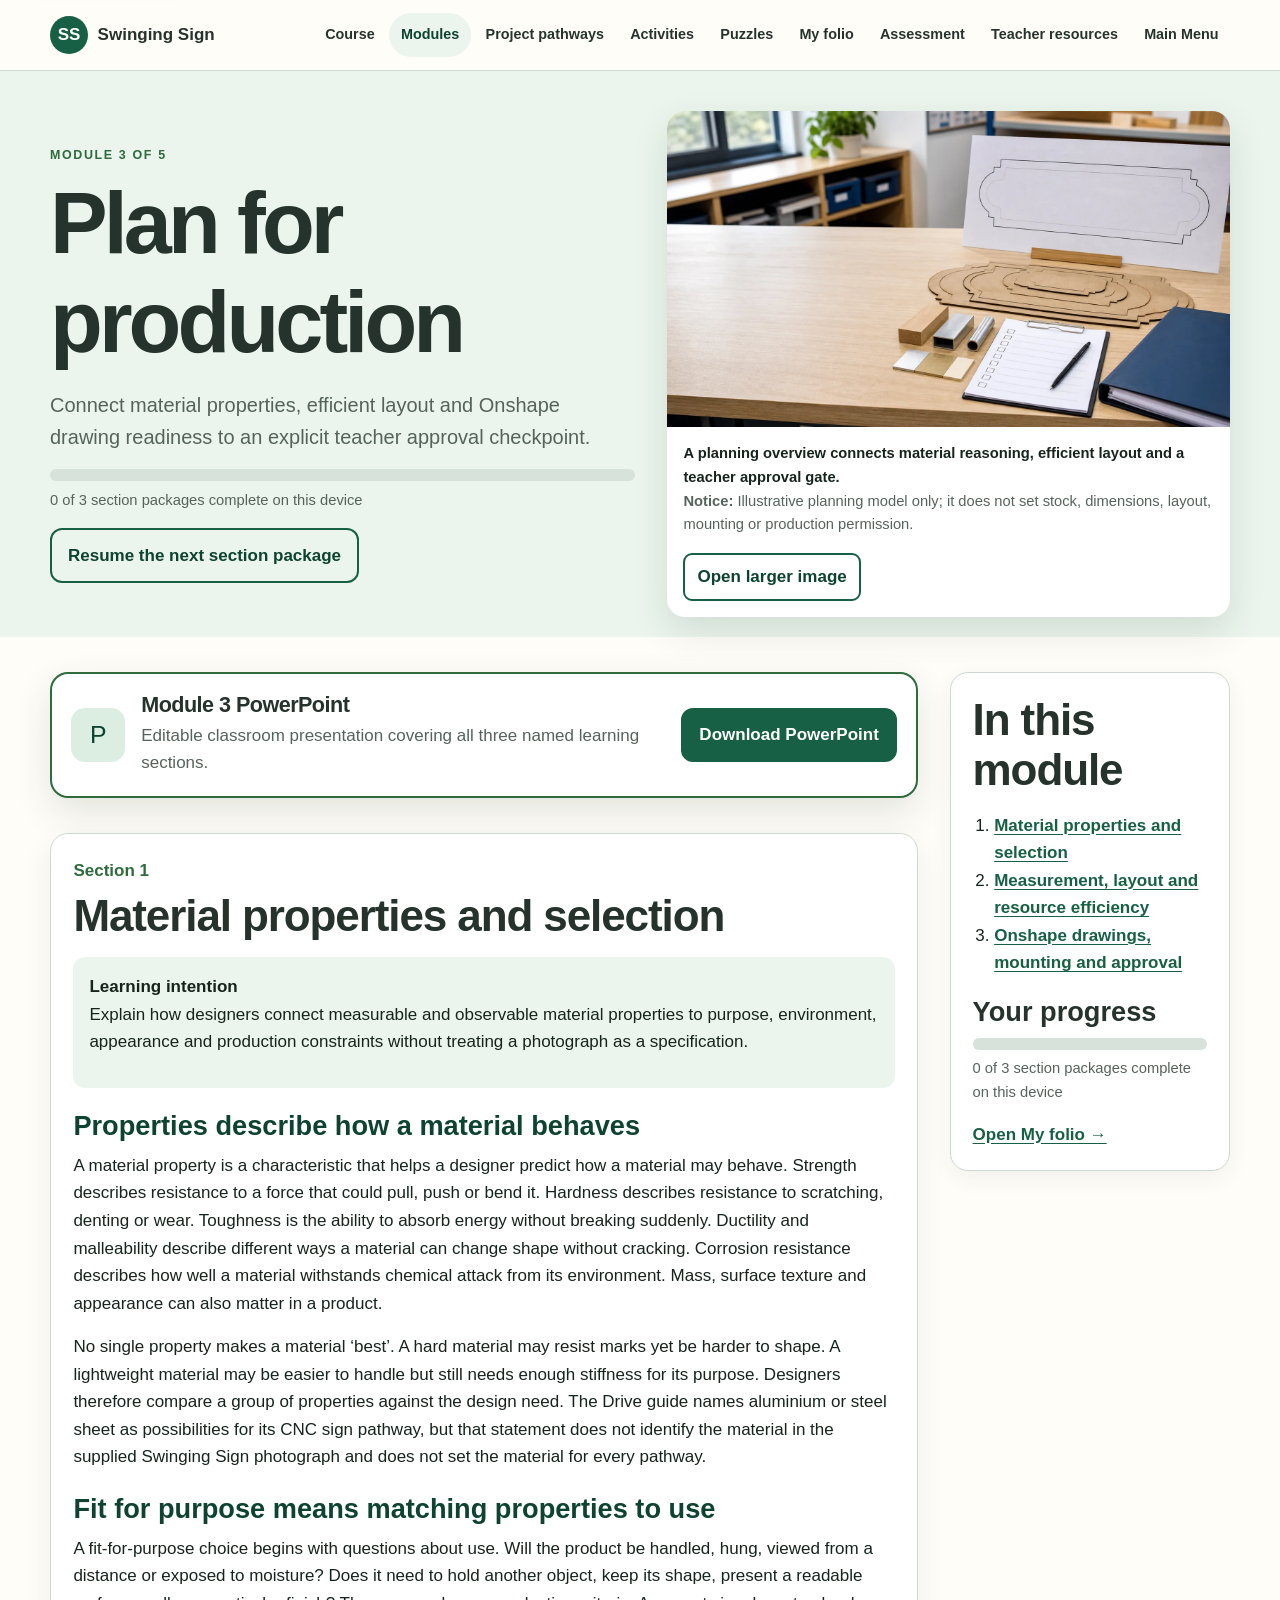
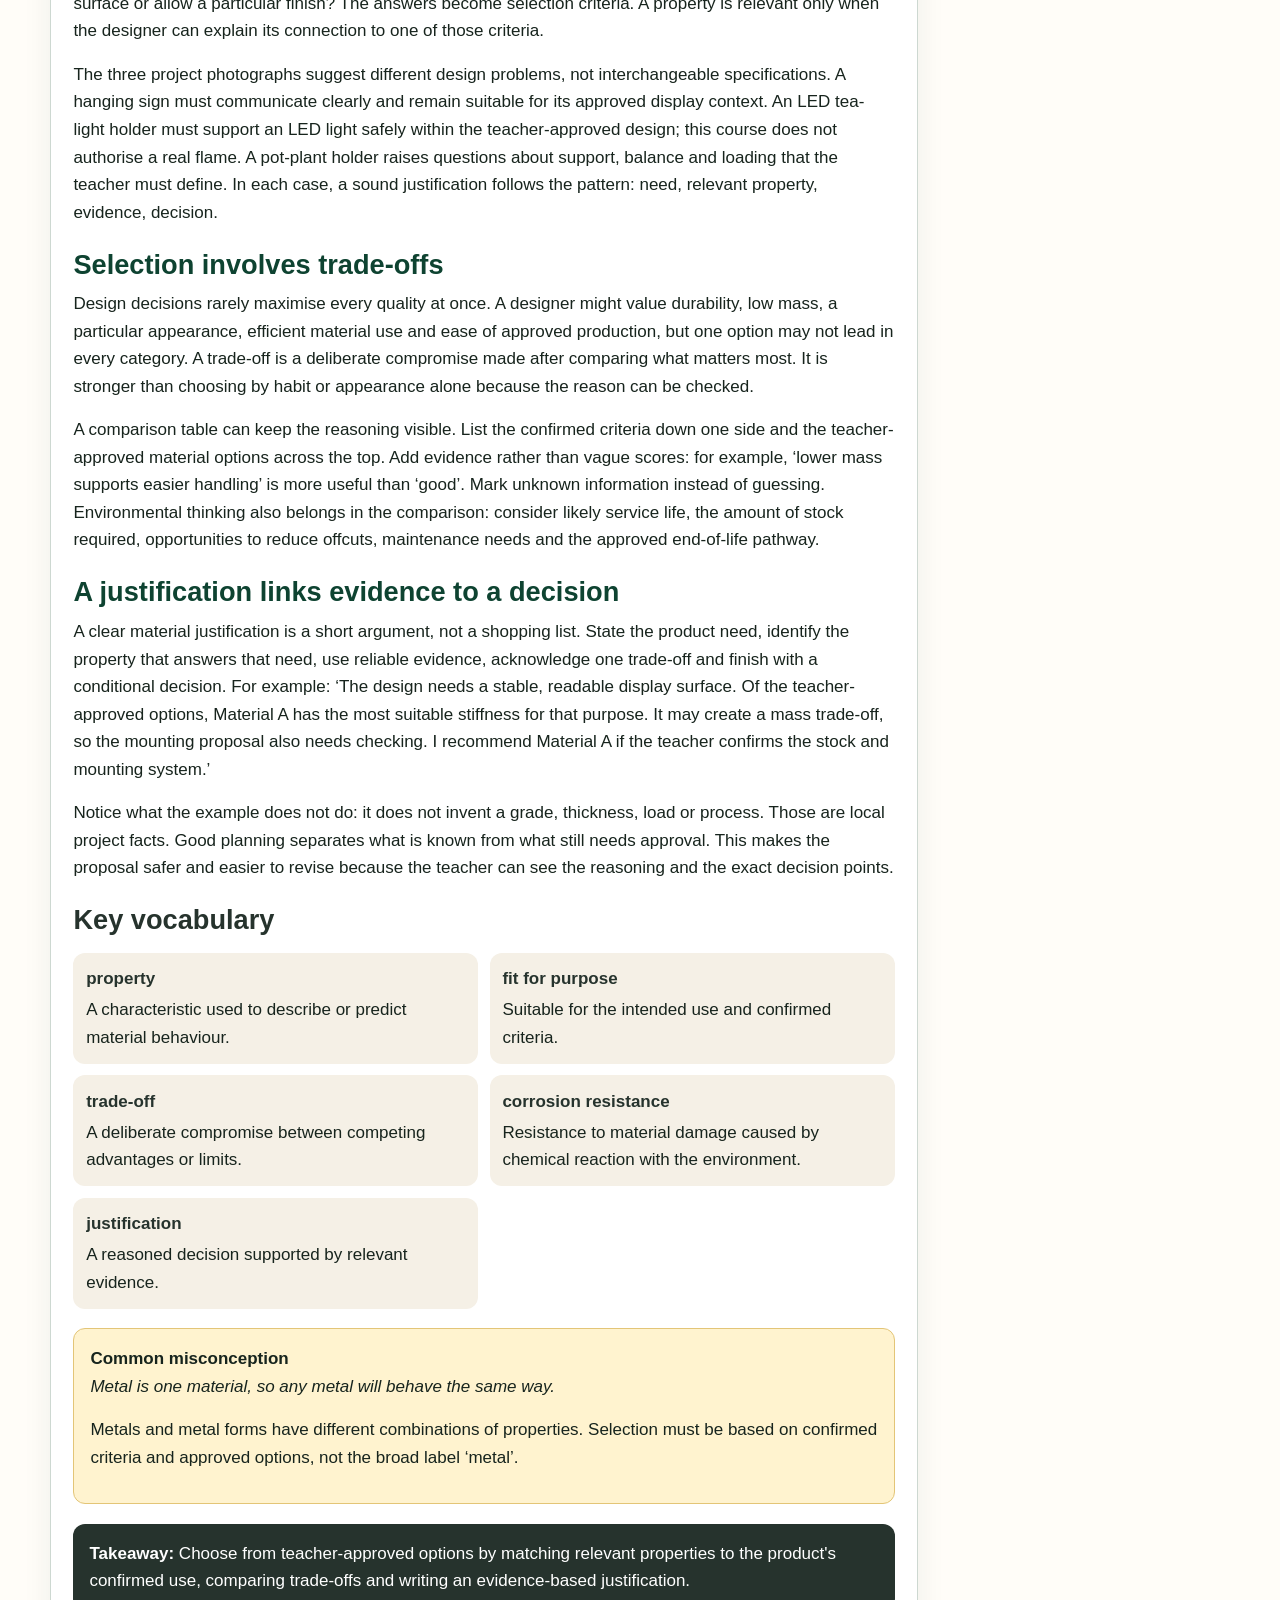
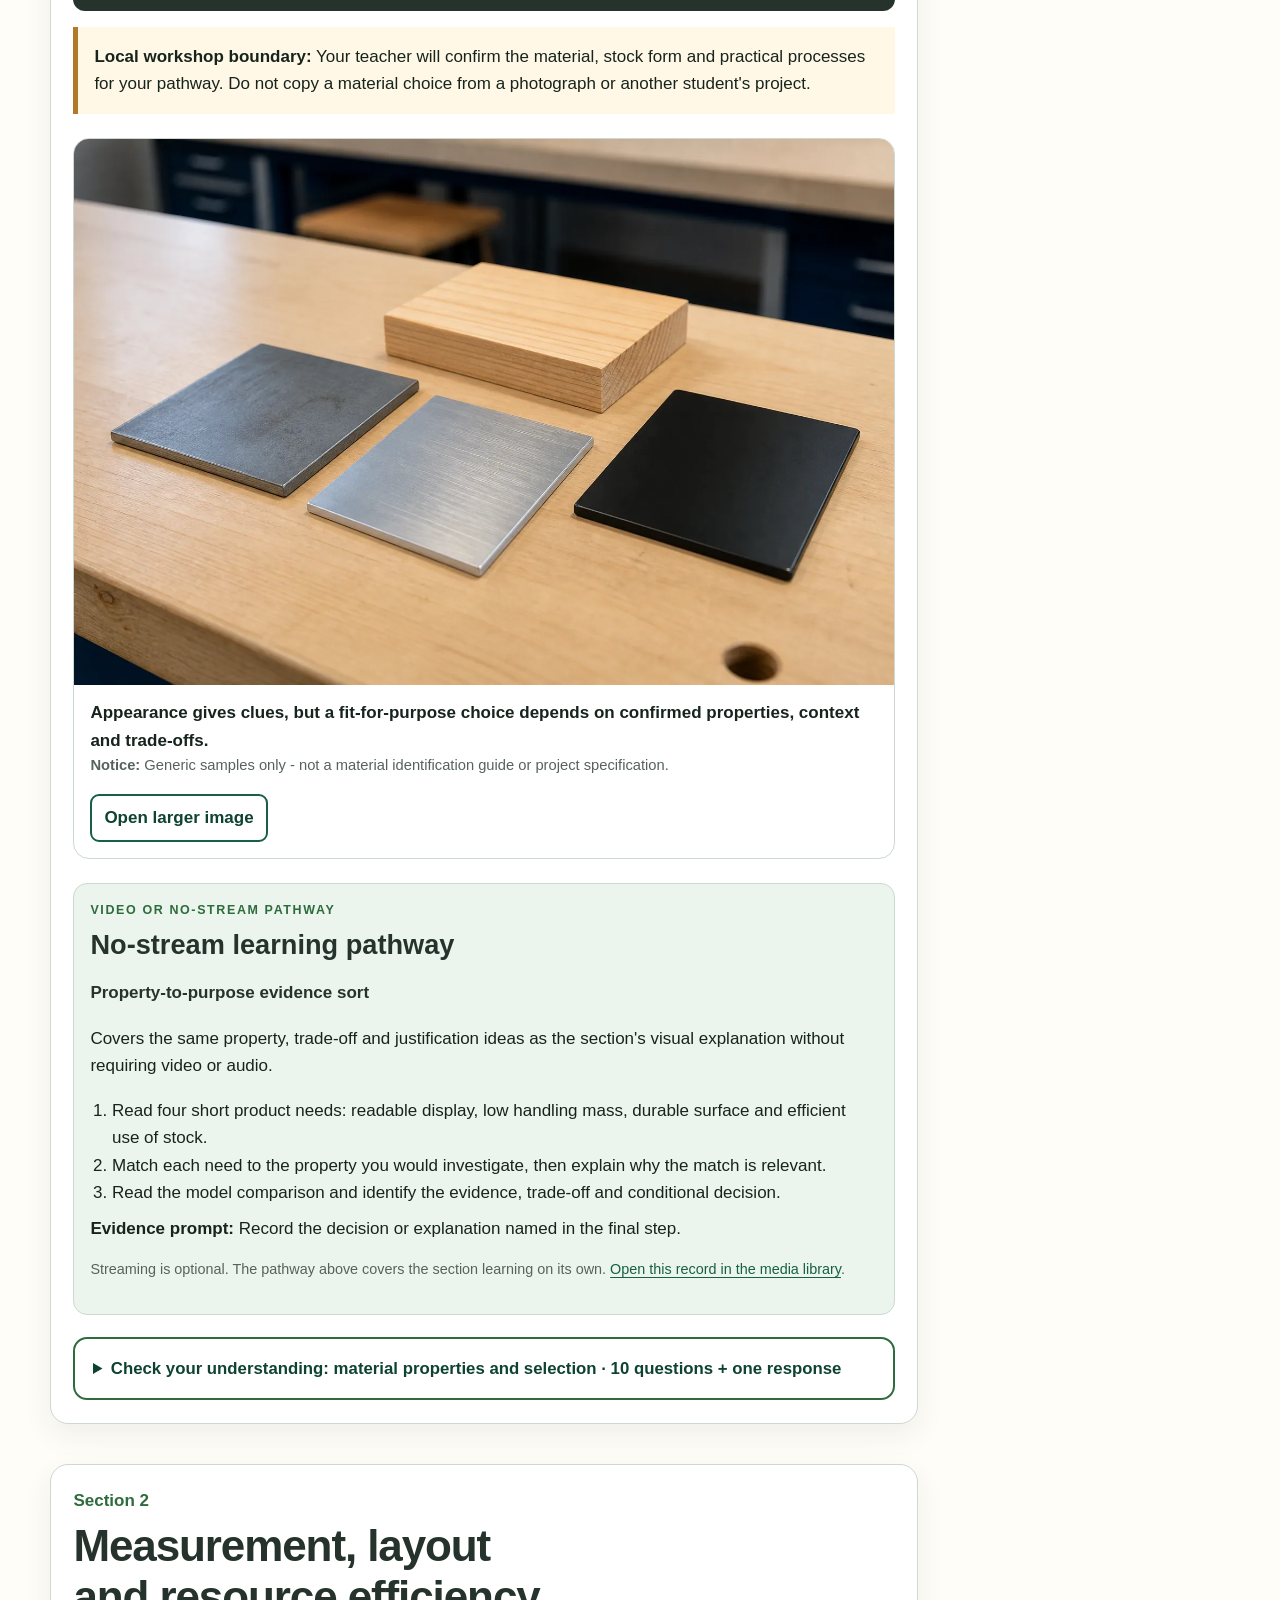
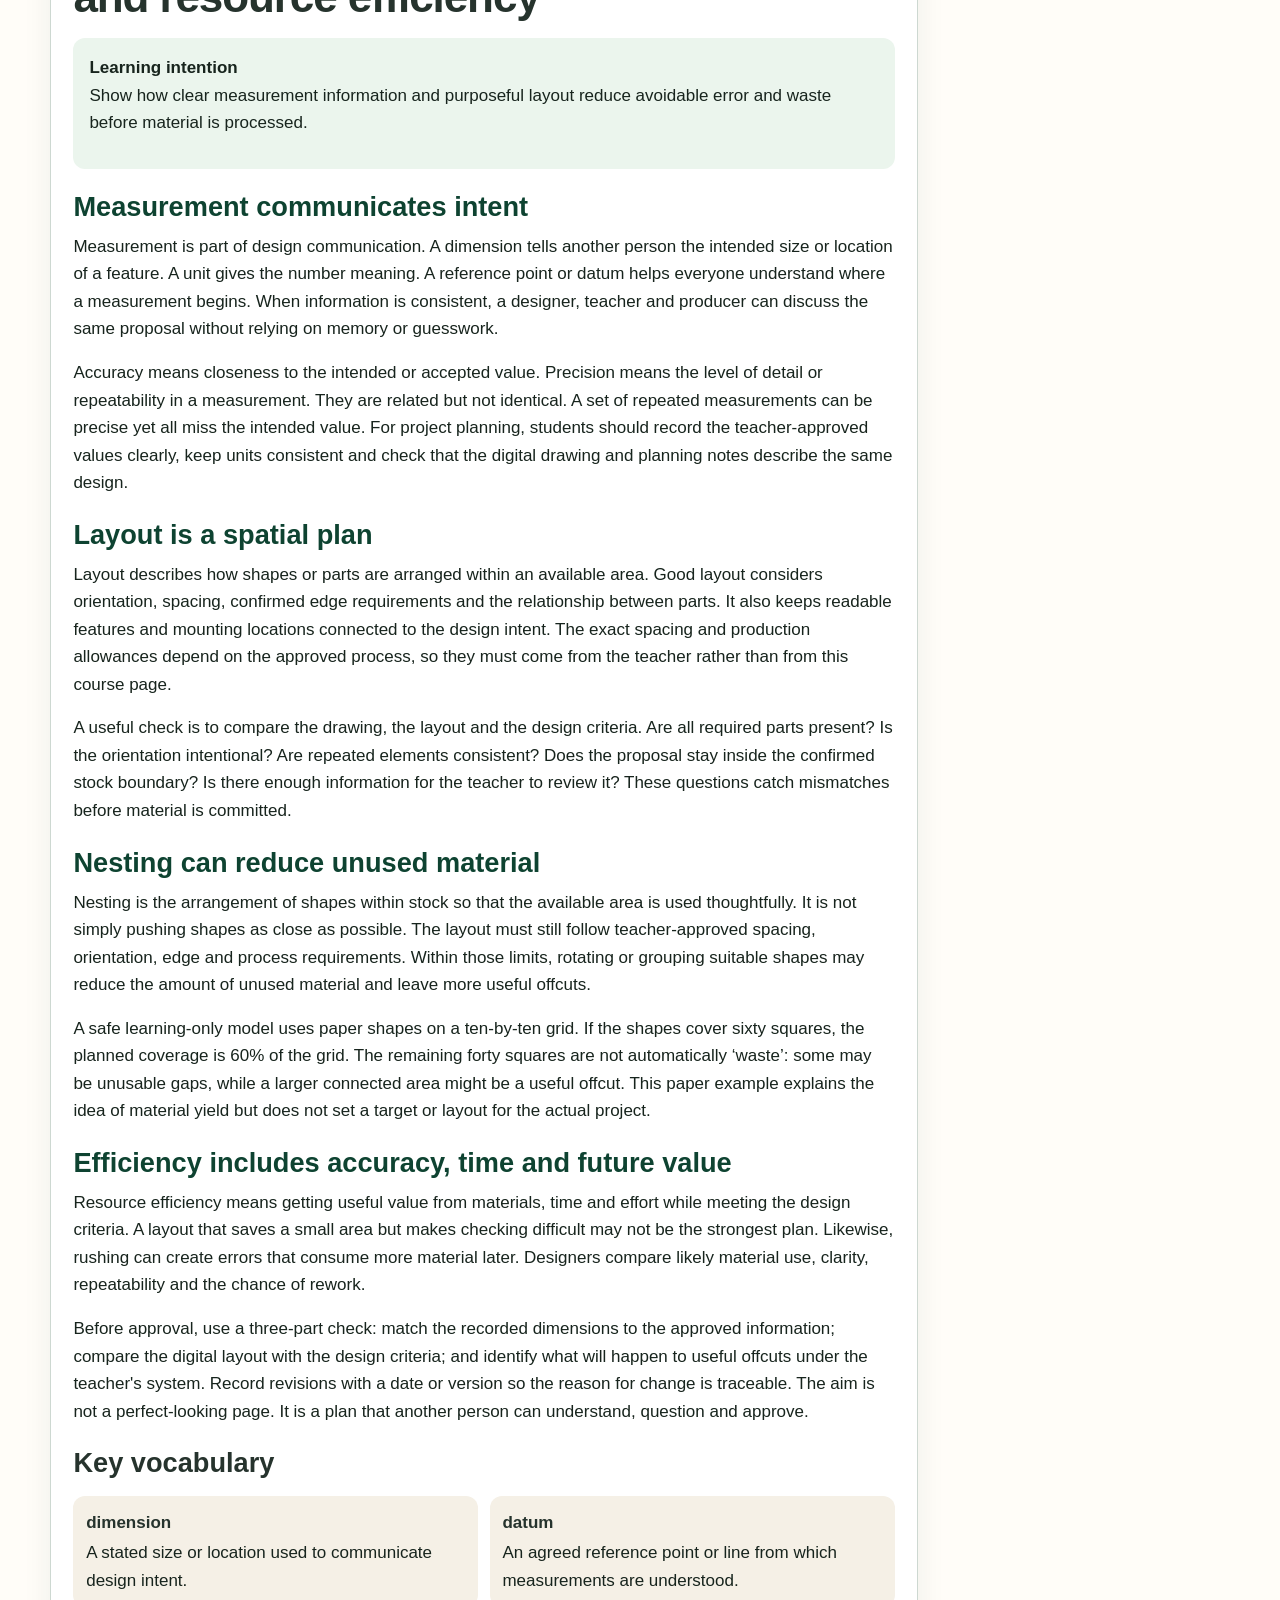
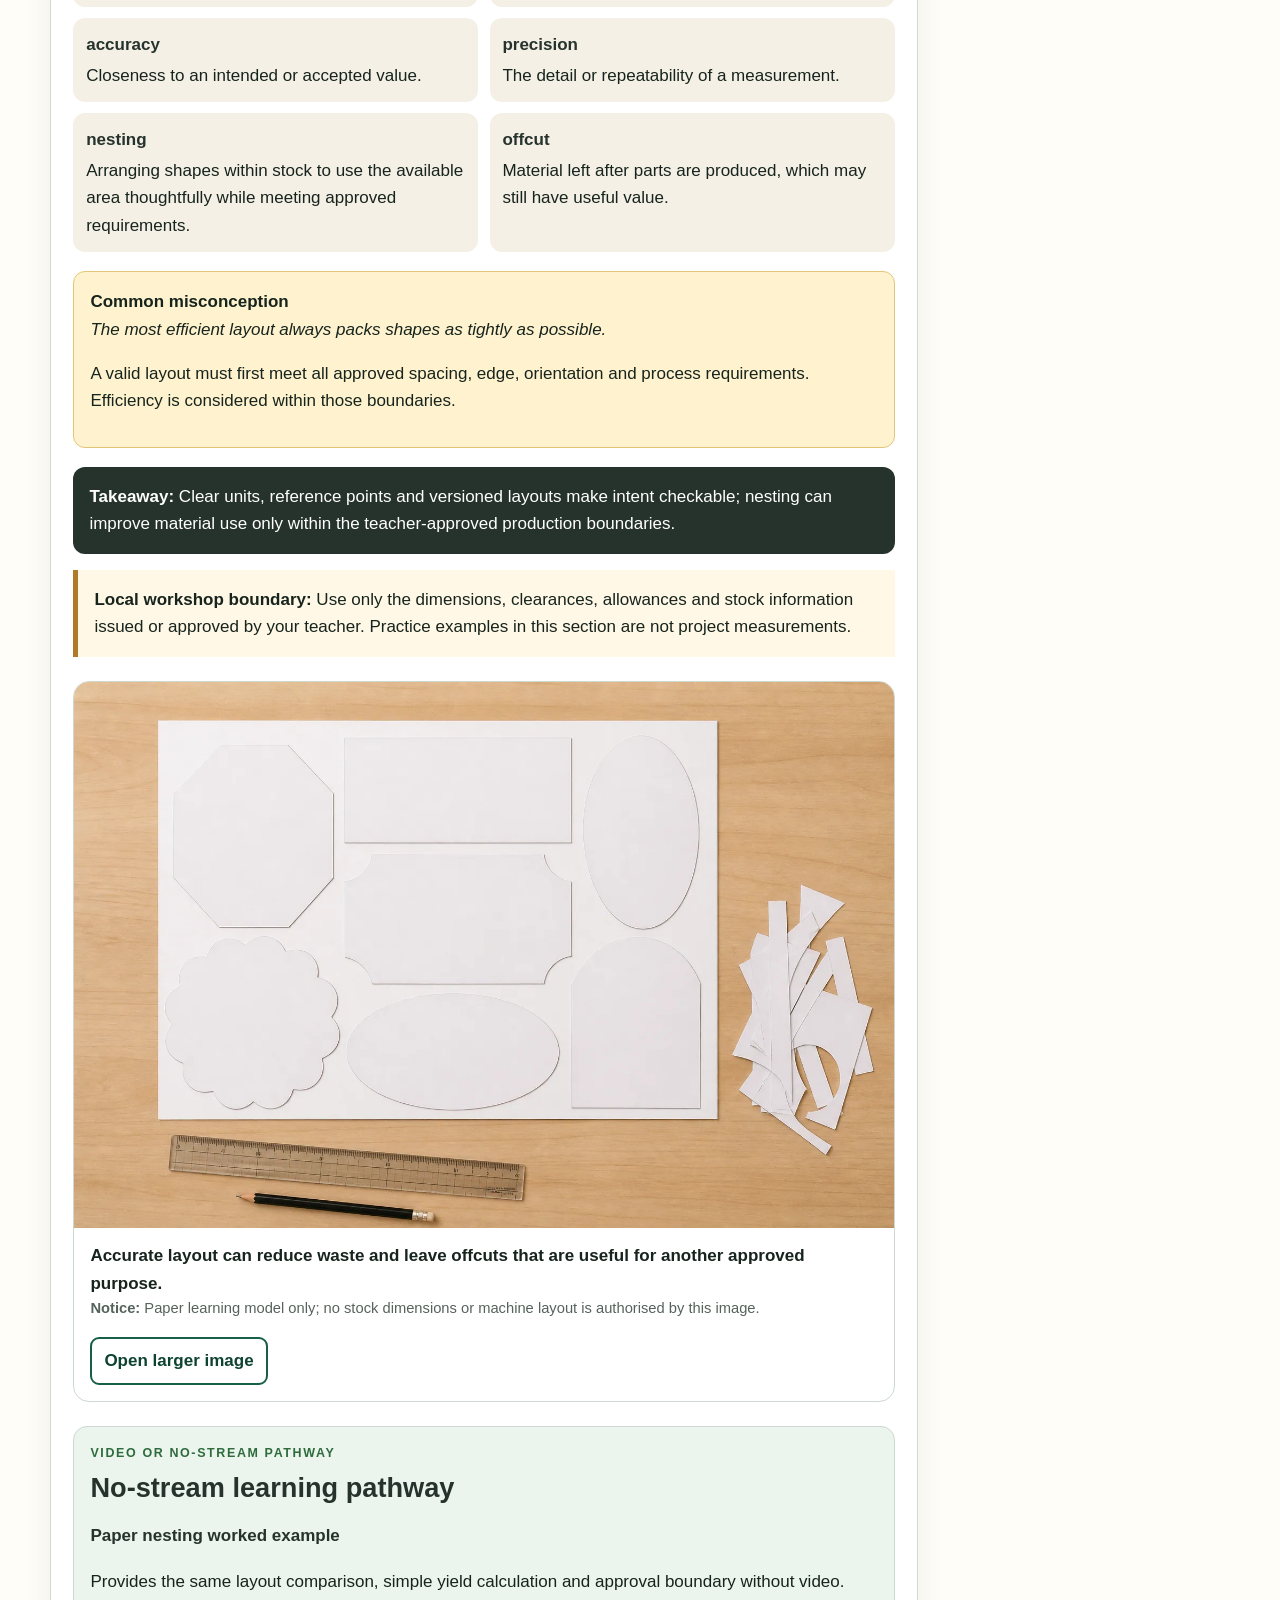
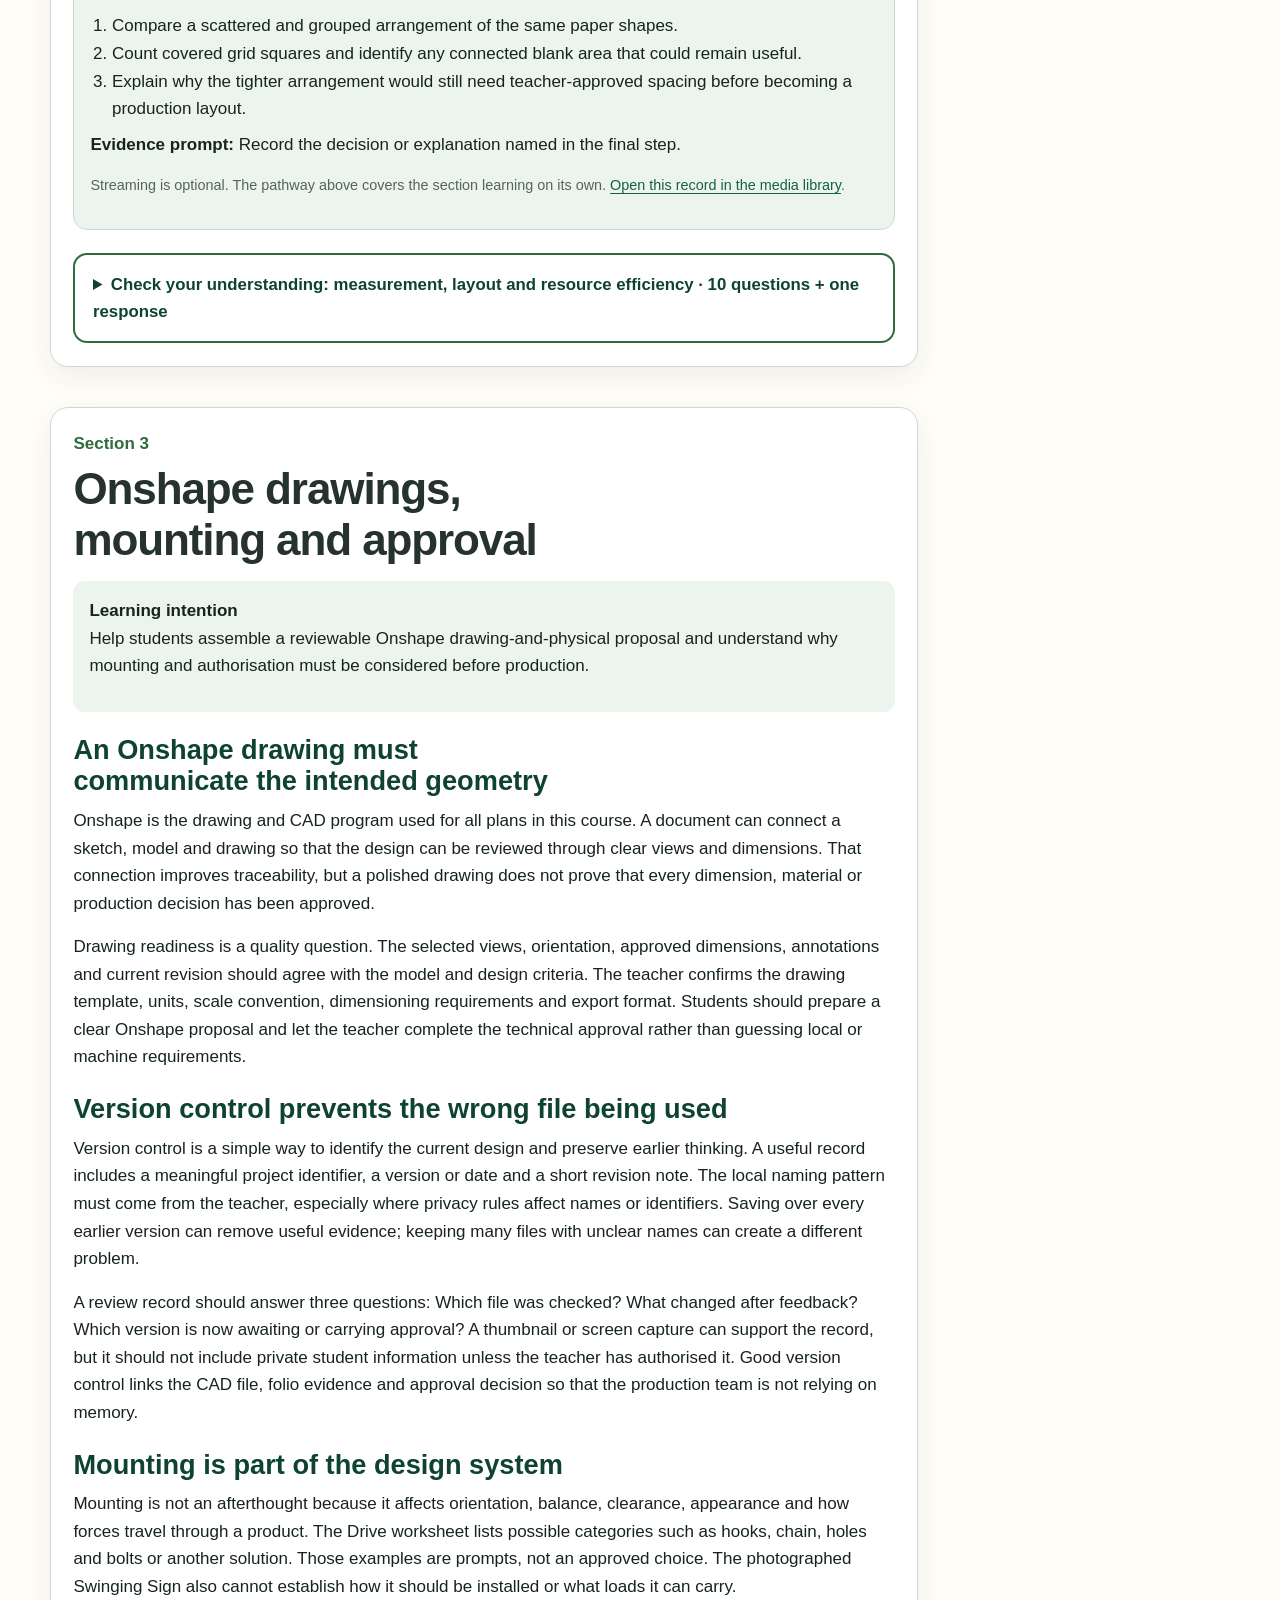
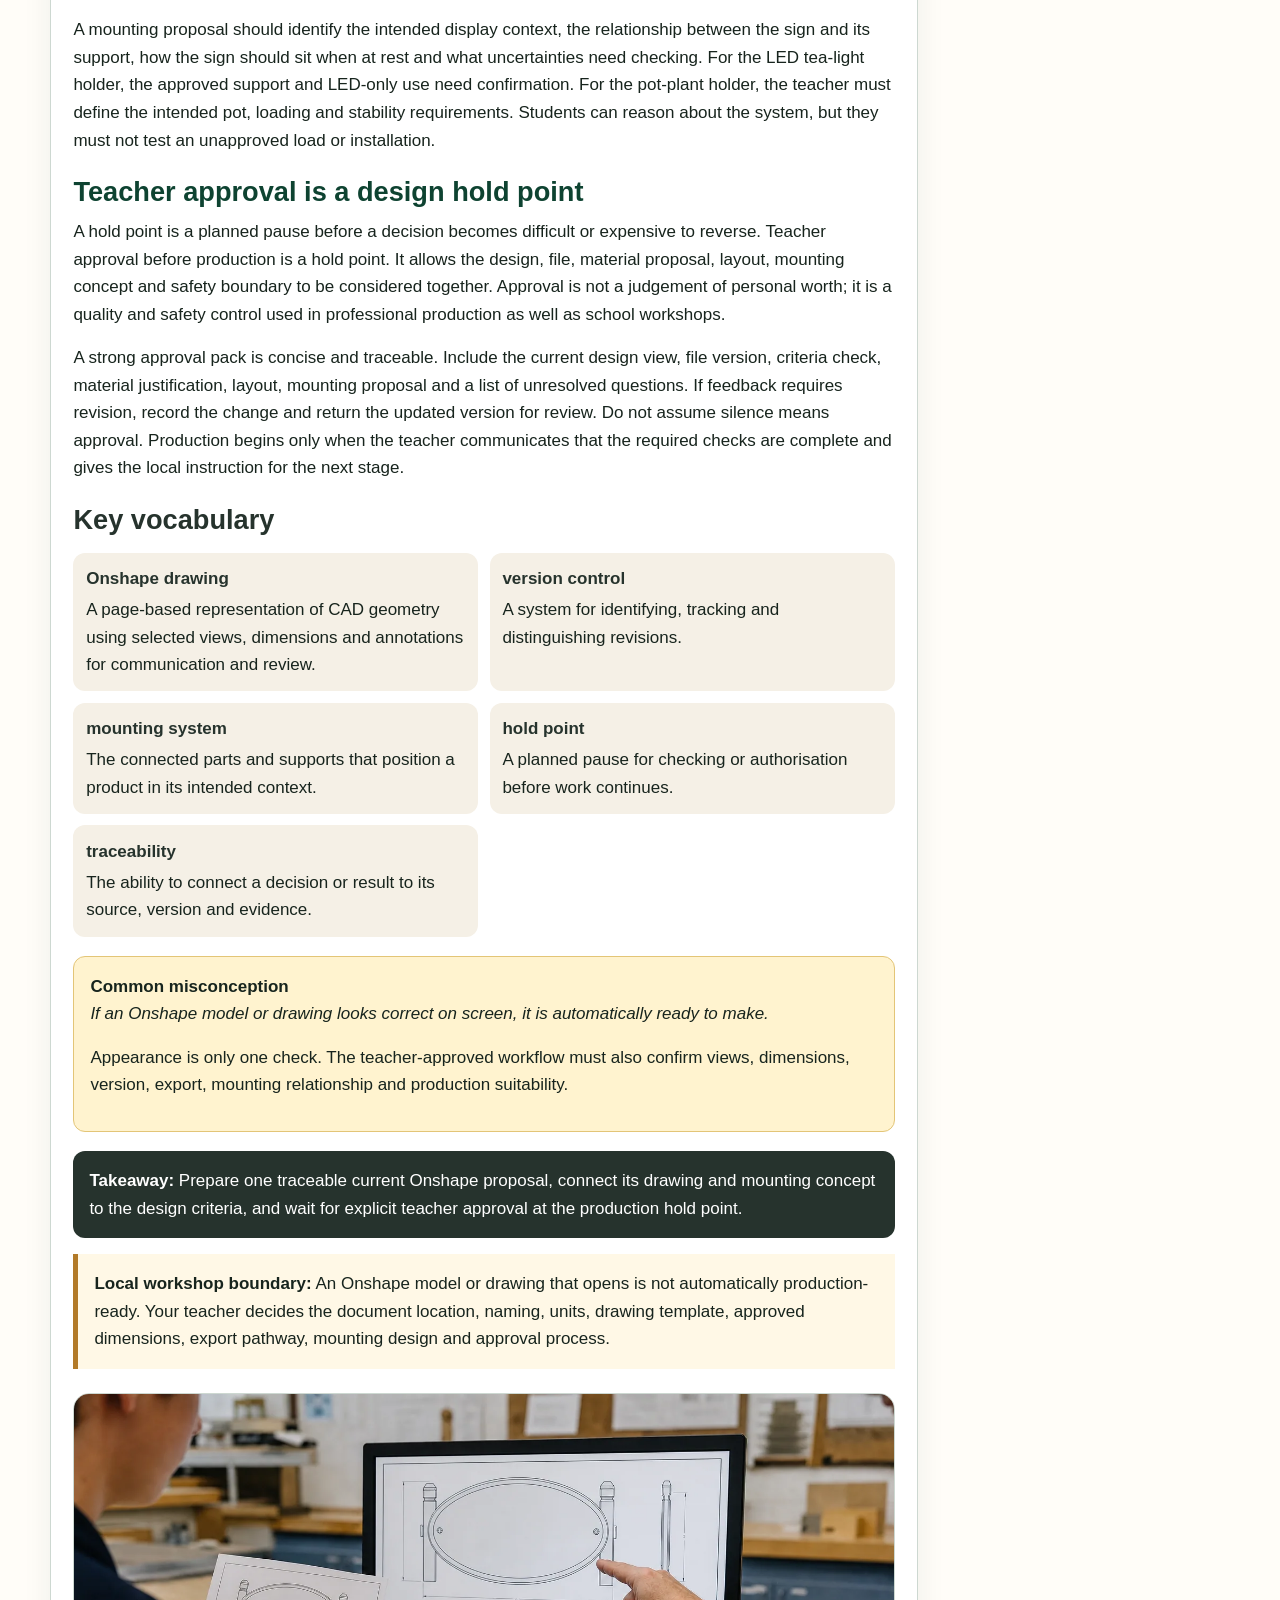
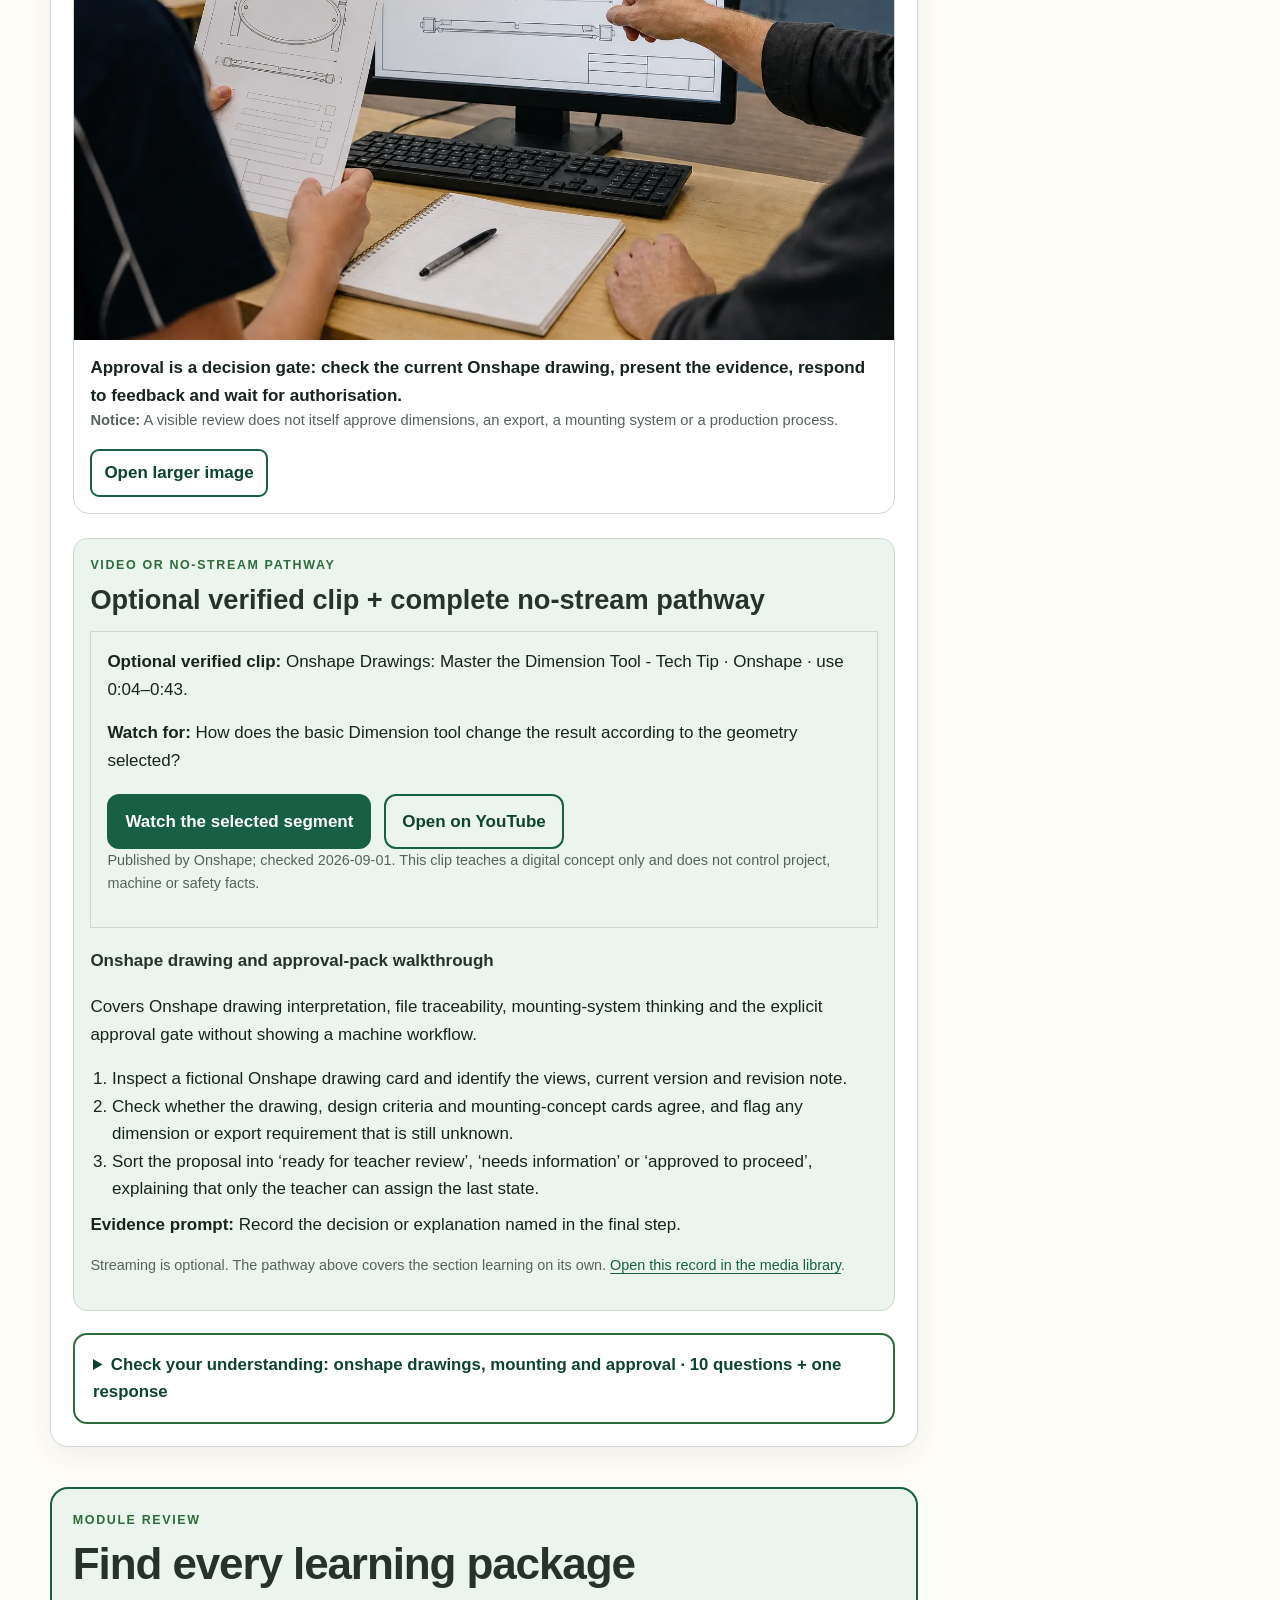
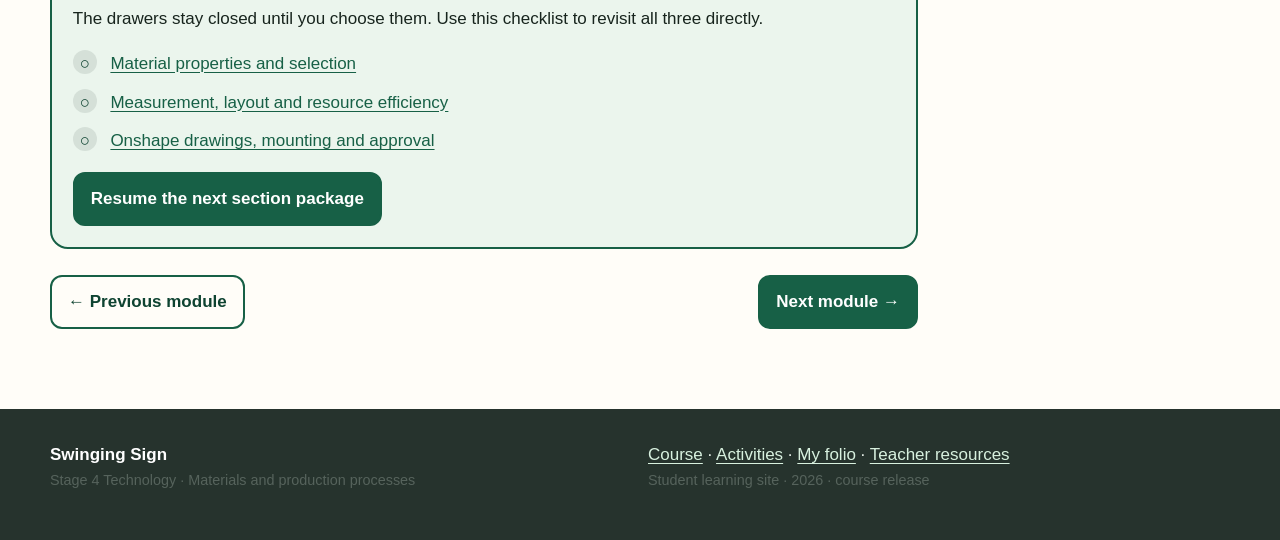
<file: modules/module-03.html>
<!doctype html>
<html lang="en-AU">
<head>
  <meta charset="utf-8">
  <meta name="viewport" content="width=device-width, initial-scale=1">
  <link rel="icon" href="data:,">
  <meta name="description" content="Connect material properties, efficient layout and Onshape drawing readiness to an explicit teacher approval checkpoint.">
  <title>Module 3: Plan for production | Swinging Sign</title>
  <link rel="stylesheet" href="../styles.css?v=20260901-1">
  
</head>
<body data-module="3" data-module-id="m03-plan-for-production">

<a class="skip-link" href="#main">Skip to main content</a>
<header class="site-header">
  <div class="nav-wrap">
    <a class="brand" href="../index.html"><span class="brand-mark" aria-hidden="true">SS</span><span>Swinging Sign</span></a>
    <button class="nav-toggle" type="button" aria-expanded="false" aria-controls="site-nav">Menu</button>
    <nav class="site-nav" id="site-nav" aria-label="Main navigation"><a href="../index.html">Course</a><a aria-current="page" href="../index.html#modules">Modules</a><a href="../project-pathways.html">Project pathways</a><a href="../activities.html">Activities</a><a href="../puzzles.html">Puzzles</a><a href="../folio.html">My folio</a><a href="../assessment.html">Assessment</a><a href="../teacher-resources.html">Teacher resources</a><a href="https://stevencowell.github.io/Main-Page/">Main Menu</a></nav>
  </div>
</header>
<main id="main">
  <section class="module-hero" id="module-hero">
    <div class="wrap module-hero__grid">
      <div><p class="eyebrow">Module 3 of 5</p><h1>Plan for production</h1><p class="lede">Connect material properties, efficient layout and Onshape drawing readiness to an explicit teacher approval checkpoint.</p><div class="progress-shell" aria-hidden="true"><div class="progress-bar" data-module-progress></div></div><p class="progress-copy" data-module-progress-text></p><a class="button secondary" data-module-resume href="#module-03-review">Resume this module</a></div>
      <figure class="module-hero__image"><img src="../assets/teaching/module-03-overview.webp" alt="Generic material samples, nested paper shapes and an approval-check page arranged as a planning overview."><div class="visual-meta visual-meta--compact"><figcaption>A planning overview connects material reasoning, efficient layout and a teacher approval gate.</figcaption><p class="notice"><strong>Notice:</strong> Illustrative planning model only; it does not set stock, dimensions, layout, mounting or production permission.</p><button class="open-larger" type="button" data-image-open data-image-src="../assets/teaching/module-03-overview.webp" data-image-title="Module 3: Plan for production">Open larger image</button></div></figure>
    </div>
  </section>
  <div class="wrap module-layout">
    <article class="module-main">
      <section class="presentation-card" id="module-03-presentation" data-module-presentation>
        <div class="presentation-icon" aria-hidden="true">P</div>
        <div><h2>Module 3 PowerPoint</h2><p>Editable classroom presentation covering all three named learning sections.</p></div>
        <a class="button" id="module-03-presentation-download" data-module-presentation-download href="../resources/presentations/Swinging-Sign-Module-03-plan-for-production.pptx" download>Download PowerPoint</a>
      </section>
      <section class="learning-section" id="m03s01-material-properties-and-selection" data-section-container data-section-id="m03s01-material-properties-and-selection">
  <div class="theory-section" id="m03s01-material-properties-and-selection-theory"><p class="section-kicker">Section 1</p><h2>Material properties and selection</h2><div class="learning-intention"><strong>Learning intention</strong><p>Explain how designers connect measurable and observable material properties to purpose, environment, appearance and production constraints without treating a photograph as a specification.</p></div><section class="theory-block" id="help-m03s01-properties"><h3>Properties describe how a material behaves</h3><p>A material property is a characteristic that helps a designer predict how a material may behave. Strength describes resistance to a force that could pull, push or bend it. Hardness describes resistance to scratching, denting or wear. Toughness is the ability to absorb energy without breaking suddenly. Ductility and malleability describe different ways a material can change shape without cracking. Corrosion resistance describes how well a material withstands chemical attack from its environment. Mass, surface texture and appearance can also matter in a product.</p><p>No single property makes a material ‘best’. A hard material may resist marks yet be harder to shape. A lightweight material may be easier to handle but still needs enough stiffness for its purpose. Designers therefore compare a group of properties against the design need. The Drive guide names aluminium or steel sheet as possibilities for its CNC sign pathway, but that statement does not identify the material in the supplied Swinging Sign photograph and does not set the material for every pathway.</p></section><section class="theory-block" id="help-m03s01-fit-for-purpose"><h3>Fit for purpose means matching properties to use</h3><p>A fit-for-purpose choice begins with questions about use. Will the product be handled, hung, viewed from a distance or exposed to moisture? Does it need to hold another object, keep its shape, present a readable surface or allow a particular finish? The answers become selection criteria. A property is relevant only when the designer can explain its connection to one of those criteria.</p><p>The three project photographs suggest different design problems, not interchangeable specifications. A hanging sign must communicate clearly and remain suitable for its approved display context. An LED tea-light holder must support an LED light safely within the teacher-approved design; this course does not authorise a real flame. A pot-plant holder raises questions about support, balance and loading that the teacher must define. In each case, a sound justification follows the pattern: need, relevant property, evidence, decision.</p></section><section class="theory-block" id="help-m03s01-trade-offs"><h3>Selection involves trade-offs</h3><p>Design decisions rarely maximise every quality at once. A designer might value durability, low mass, a particular appearance, efficient material use and ease of approved production, but one option may not lead in every category. A trade-off is a deliberate compromise made after comparing what matters most. It is stronger than choosing by habit or appearance alone because the reason can be checked.</p><p>A comparison table can keep the reasoning visible. List the confirmed criteria down one side and the teacher-approved material options across the top. Add evidence rather than vague scores: for example, ‘lower mass supports easier handling’ is more useful than ‘good’. Mark unknown information instead of guessing. Environmental thinking also belongs in the comparison: consider likely service life, the amount of stock required, opportunities to reduce offcuts, maintenance needs and the approved end-of-life pathway.</p></section><section class="theory-block" id="help-m03s01-justify"><h3>A justification links evidence to a decision</h3><p>A clear material justification is a short argument, not a shopping list. State the product need, identify the property that answers that need, use reliable evidence, acknowledge one trade-off and finish with a conditional decision. For example: ‘The design needs a stable, readable display surface. Of the teacher-approved options, Material A has the most suitable stiffness for that purpose. It may create a mass trade-off, so the mounting proposal also needs checking. I recommend Material A if the teacher confirms the stock and mounting system.’</p><p>Notice what the example does not do: it does not invent a grade, thickness, load or process. Those are local project facts. Good planning separates what is known from what still needs approval. This makes the proposal safer and easier to revise because the teacher can see the reasoning and the exact decision points.</p></section><h3>Key vocabulary</h3><dl class="vocabulary-grid"><div class="vocab-item"><dt>property</dt><dd>A characteristic used to describe or predict material behaviour.</dd></div><div class="vocab-item"><dt>fit for purpose</dt><dd>Suitable for the intended use and confirmed criteria.</dd></div><div class="vocab-item"><dt>trade-off</dt><dd>A deliberate compromise between competing advantages or limits.</dd></div><div class="vocab-item"><dt>corrosion resistance</dt><dd>Resistance to material damage caused by chemical reaction with the environment.</dd></div><div class="vocab-item"><dt>justification</dt><dd>A reasoned decision supported by relevant evidence.</dd></div></dl><div class="misconception"><strong>Common misconception</strong><p><em>Metal is one material, so any metal will behave the same way.</em></p><p>Metals and metal forms have different combinations of properties. Selection must be based on confirmed criteria and approved options, not the broad label ‘metal’.</p></div><p class="takeaway"><strong>Takeaway:</strong> Choose from teacher-approved options by matching relevant properties to the product&#x27;s confirmed use, comparing trade-offs and writing an evidence-based justification.</p><p class="local-boundary"><strong>Local workshop boundary:</strong> Your teacher will confirm the material, stock form and practical processes for your pathway. Do not copy a material choice from a photograph or another student&#x27;s project.</p></div>
  <figure class="learning-visual" id="visual-m03s01-material-properties-and-selection">
  <img src="../assets/teaching/m03s01-material-properties-selection.webp" alt="Unlabelled samples of steel-like metal, aluminium-like metal, timber and a dark coated surface under raking light." loading="lazy">
  <div class="visual-meta"><figcaption>Appearance gives clues, but a fit-for-purpose choice depends on confirmed properties, context and trade-offs.</figcaption><p class="notice"><strong>Notice:</strong> Generic samples only - not a material identification guide or project specification.</p><button class="open-larger" type="button" data-image-open data-image-src="../assets/teaching/m03s01-material-properties-selection.webp" data-image-title="Material properties and selection">Open larger image</button></div>
</figure>
  <div class="media-pathway" id="media-m03s01-material-properties-and-selection">
  <p class="eyebrow">Video or no-stream pathway</p>
  <h3>No-stream learning pathway</h3>

  <h4>Property-to-purpose evidence sort</h4>
  <p>Covers the same property, trade-off and justification ideas as the section&#x27;s visual explanation without requiring video or audio.</p>
  <ol><li>Read four short product needs: readable display, low handling mass, durable surface and efficient use of stock.</li><li>Match each need to the property you would investigate, then explain why the match is relevant.</li><li>Read the model comparison and identify the evidence, trade-off and conditional decision.</li></ol>
  <p><strong>Evidence prompt:</strong> Record the decision or explanation named in the final step.</p>
  <p class="fine">Streaming is optional. The pathway above covers the section learning on its own. <a href="../videos.html#m03s01-material-properties-and-selection-media">Open this record in the media library</a>.</p>
</div>
  <span id="m03s01-material-properties-and-selection-learning-end" hidden aria-hidden="true"></span><details class="learning-package" id="package-m03s01-material-properties-and-selection" data-section-id="m03s01-material-properties-and-selection" data-section-title="Material properties and selection" data-storage-key="tas:stage4-swinging-sign:learning:m03s01-material-properties-and-selection:v1">
  <summary id="summary-m03s01-material-properties-and-selection">Check your understanding: material properties and selection · 10 questions + one response</summary>
  <div class="package-body">
    <p><span class="package-label">Formative learning evidence</span></p>
    <p>Answer all ten questions, use the feedback to revisit exact help, then complete the scaffolded response. Work saves only in this browser.</p>
    <fieldset class="mcq-question" id="m03s01-q01" data-question-id="m03s01-q01">
  <legend>1. Which statement best describes a material property?</legend>
  <label class="option-row"><input type="radio" name="m03s01-q01" value="a" data-feedback="Correct. Properties provide evidence about likely behaviour. Review #help-m03s01-properties."><span>A characteristic that helps predict how a material may behave</span></label><label class="option-row"><input type="radio" name="m03s01-q01" value="b" data-feedback="That identifies authorship, not material behaviour. Review the definition at #help-m03s01-properties."><span>The name of the person who designed the product</span></label><label class="option-row"><input type="radio" name="m03s01-q01" value="c" data-feedback="Decoration can affect appearance, but it is not the definition of a material property. Revisit #help-m03s01-properties."><span>A decoration added after manufacture</span></label>
  <button class="check-question" type="button" data-check-question>Check response</button>
  <p class="question-feedback" data-question-feedback tabindex="-1">Choose a response, then check it for feedback.</p>
  <p class="fine">Need help? <a href="#help-m03s01-properties">Return to the exact explanation</a>.</p>
</fieldset><fieldset class="mcq-question" id="m03s01-q02" data-question-id="m03s01-q02">
  <legend>2. Why is ‘the strongest material’ not automatically the best choice?</legend>
  <label class="option-row"><input type="radio" name="m03s01-q02" value="a" data-feedback="Strength may matter, but its importance depends on the use. Re-read #help-m03s01-properties."><span>Strength never matters in designed products</span></label><label class="option-row"><input type="radio" name="m03s01-q02" value="b" data-feedback="Metals and forms can behave differently; the broad label does not prove a property. Revisit #help-m03s01-properties."><span>All metals have identical strength</span></label><label class="option-row"><input type="radio" name="m03s01-q02" value="c" data-feedback="Correct. Designers compare a combination of properties, not one maximum value. Review #help-m03s01-properties."><span>Selection must balance several relevant properties and constraints</span></label>
  <button class="check-question" type="button" data-check-question>Check response</button>
  <p class="question-feedback" data-question-feedback tabindex="-1">Choose a response, then check it for feedback.</p>
  <p class="fine">Need help? <a href="#help-m03s01-properties">Return to the exact explanation</a>.</p>
</fieldset><fieldset class="mcq-question" id="m03s01-q03" data-question-id="m03s01-q03">
  <legend>3. Which question most directly supports a fit-for-purpose material decision?</legend>
  <label class="option-row"><input type="radio" name="m03s01-q03" value="a" data-feedback="Popularity is not evidence that an option meets this product&#x27;s needs. Review #help-m03s01-fit-for-purpose."><span>Which option is most popular with other students?</span></label><label class="option-row"><input type="radio" name="m03s01-q03" value="b" data-feedback="Correct. It connects approved choices, properties and intended use. Revisit #help-m03s01-fit-for-purpose."><span>Which approved option has properties that meet the confirmed use?</span></label><label class="option-row"><input type="radio" name="m03s01-q03" value="c" data-feedback="A photograph shows appearance, not a verified specification. Review #help-m03s01-fit-for-purpose."><span>Which option looks most like the photograph?</span></label>
  <button class="check-question" type="button" data-check-question>Check response</button>
  <p class="question-feedback" data-question-feedback tabindex="-1">Choose a response, then check it for feedback.</p>
  <p class="fine">Need help? <a href="#help-m03s01-fit-for-purpose">Return to the exact explanation</a>.</p>
</fieldset><fieldset class="mcq-question" id="m03s01-q04" data-question-id="m03s01-q04">
  <legend>4. For an outdoor display, which property would be sensible to investigate?</legend>
  <label class="option-row"><input type="radio" name="m03s01-q04" value="a" data-feedback="Correct. Environmental exposure can make corrosion resistance relevant. Review #help-m03s01-fit-for-purpose."><span>Corrosion resistance in the expected environment</span></label><label class="option-row"><input type="radio" name="m03s01-q04" value="b" data-feedback="A supplier logo does not predict service behaviour. Revisit #help-m03s01-fit-for-purpose."><span>The colour of the supplier&#x27;s logo</span></label><label class="option-row"><input type="radio" name="m03s01-q04" value="c" data-feedback="The length of a name has no connection to performance. Review #help-m03s01-fit-for-purpose."><span>How many letters are in the material name</span></label>
  <button class="check-question" type="button" data-check-question>Check response</button>
  <p class="question-feedback" data-question-feedback tabindex="-1">Choose a response, then check it for feedback.</p>
  <p class="fine">Need help? <a href="#help-m03s01-fit-for-purpose">Return to the exact explanation</a>.</p>
</fieldset><fieldset class="mcq-question" id="m03s01-q05" data-question-id="m03s01-q05">
  <legend>5. What is a design trade-off?</legend>
  <label class="option-row"><input type="radio" name="m03s01-q05" value="a" data-feedback="Correct. A trade-off weighs what matters most. Review #help-m03s01-trade-offs."><span>A deliberate compromise between competing advantages or limits</span></label><label class="option-row"><input type="radio" name="m03s01-q05" value="b" data-feedback="Ignoring constraints is not reasoned compromise. Revisit #help-m03s01-trade-offs."><span>Ignoring every constraint to keep the first idea</span></label><label class="option-row"><input type="radio" name="m03s01-q05" value="c" data-feedback="Machine settings are local teacher-controlled facts and are not the meaning of trade-off. Review #help-m03s01-trade-offs."><span>A machine setting selected by a student</span></label>
  <button class="check-question" type="button" data-check-question>Check response</button>
  <p class="question-feedback" data-question-feedback tabindex="-1">Choose a response, then check it for feedback.</p>
  <p class="fine">Need help? <a href="#help-m03s01-trade-offs">Return to the exact explanation</a>.</p>
</fieldset><fieldset class="mcq-question" id="m03s01-q06" data-question-id="m03s01-q06">
  <legend>6. Which comparison-table entry is strongest?</legend>
  <label class="option-row"><input type="radio" name="m03s01-q06" value="a" data-feedback="‘Good’ is too vague to show what was compared. Review #help-m03s01-trade-offs."><span>‘Good’</span></label><label class="option-row"><input type="radio" name="m03s01-q06" value="b" data-feedback="Correct. This links evidence to use and keeps the local decision conditional. Review #help-m03s01-trade-offs."><span>‘Lower mass supports easier handling, subject to the approved mounting design’</span></label><label class="option-row"><input type="radio" name="m03s01-q06" value="c" data-feedback="Preference alone does not link evidence to a criterion. Revisit #help-m03s01-trade-offs."><span>‘I like it’</span></label>
  <button class="check-question" type="button" data-check-question>Check response</button>
  <p class="question-feedback" data-question-feedback tabindex="-1">Choose a response, then check it for feedback.</p>
  <p class="fine">Need help? <a href="#help-m03s01-trade-offs">Return to the exact explanation</a>.</p>
</fieldset><fieldset class="mcq-question" id="m03s01-q07" data-question-id="m03s01-q07">
  <legend>7. How should an unknown property value be handled in a planning table?</legend>
  <label class="option-row"><input type="radio" name="m03s01-q07" value="a" data-feedback="Invented values weaken safety and traceability. Mark the gap instead; review #help-m03s01-trade-offs."><span>Invent a value so the table looks complete</span></label><label class="option-row"><input type="radio" name="m03s01-q07" value="b" data-feedback="Correct. Honest gaps can be checked before a decision. Revisit #help-m03s01-trade-offs."><span>Mark it as unknown and seek reliable confirmation</span></label><label class="option-row"><input type="radio" name="m03s01-q07" value="c" data-feedback="Another project may have different needs and materials. Review #help-m03s01-trade-offs."><span>Copy a number from an unrelated project</span></label>
  <button class="check-question" type="button" data-check-question>Check response</button>
  <p class="question-feedback" data-question-feedback tabindex="-1">Choose a response, then check it for feedback.</p>
  <p class="fine">Need help? <a href="#help-m03s01-trade-offs">Return to the exact explanation</a>.</p>
</fieldset><fieldset class="mcq-question" id="m03s01-q08" data-question-id="m03s01-q08">
  <legend>8. Which sequence makes a sound material justification?</legend>
  <label class="option-row"><input type="radio" name="m03s01-q08" value="a" data-feedback="Correct. This sequence makes the reasoning visible and checkable. Review #help-m03s01-justify."><span>Need → relevant property → evidence → trade-off → conditional decision</span></label><label class="option-row"><input type="radio" name="m03s01-q08" value="b" data-feedback="This skips criteria, evidence and trade-offs. Revisit #help-m03s01-justify."><span>Colour → guess → final decision</span></label><label class="option-row"><input type="radio" name="m03s01-q08" value="c" data-feedback="A photograph cannot establish material or dimensions. Review #help-m03s01-justify."><span>Photograph → assumed material → copied dimensions</span></label>
  <button class="check-question" type="button" data-check-question>Check response</button>
  <p class="question-feedback" data-question-feedback tabindex="-1">Choose a response, then check it for feedback.</p>
  <p class="fine">Need help? <a href="#help-m03s01-justify">Return to the exact explanation</a>.</p>
</fieldset><fieldset class="mcq-question" id="m03s01-q09" data-question-id="m03s01-q09">
  <legend>9. What can the supplied project photographs reliably establish?</legend>
  <label class="option-row"><input type="radio" name="m03s01-q09" value="a" data-feedback="Those details cannot be verified from appearance. Revisit #help-m03s01-fit-for-purpose."><span>Exact stock sizes and load limits</span></label><label class="option-row"><input type="radio" name="m03s01-q09" value="b" data-feedback="Machine settings require local teacher authority and are not visible proof. Review #help-m03s01-fit-for-purpose."><span>Approved machine settings</span></label><label class="option-row"><input type="radio" name="m03s01-q09" value="c" data-feedback="Correct. The images are appearance references, not specifications. Review #help-m03s01-fit-for-purpose."><span>The appearance of example project outcomes</span></label>
  <button class="check-question" type="button" data-check-question>Check response</button>
  <p class="question-feedback" data-question-feedback tabindex="-1">Choose a response, then check it for feedback.</p>
  <p class="fine">Need help? <a href="#help-m03s01-fit-for-purpose">Return to the exact explanation</a>.</p>
</fieldset><fieldset class="mcq-question" id="m03s01-q10" data-question-id="m03s01-q10">
  <legend>10. Which statement keeps the LED tea-light pathway within the current boundary?</legend>
  <label class="option-row"><input type="radio" name="m03s01-q10" value="a" data-feedback="A real-flame pathway is not authorised. Revisit the boundary at #help-m03s01-fit-for-purpose."><span>Choose any open flame that fits</span></label><label class="option-row"><input type="radio" name="m03s01-q10" value="b" data-feedback="Appearance cannot establish fire safety or construction approval. Review #help-m03s01-fit-for-purpose."><span>Infer heat safety from the photograph</span></label><label class="option-row"><input type="radio" name="m03s01-q10" value="c" data-feedback="Correct. The current student pathway is LED-only and still needs the approved plan. Review #help-m03s01-fit-for-purpose."><span>Use an LED tea light and follow the teacher-approved design</span></label>
  <button class="check-question" type="button" data-check-question>Check response</button>
  <p class="question-feedback" data-question-feedback tabindex="-1">Choose a response, then check it for feedback.</p>
  <p class="fine">Need help? <a href="#help-m03s01-fit-for-purpose">Return to the exact explanation</a>.</p>
</fieldset>
    <section class="long-response">
      <h3>Higher-order response</h3>
      <p>Justify a provisional material choice for one project pathway using only teacher-approved options. Explain how the choice responds to purpose, identify a trade-off and state what still requires confirmation.</p>
      <h4>Use these prompts</h4><ul><li>What confirmed use and criteria does the material need to support?</li><li>Which relevant properties and evidence support your provisional choice, and what trade-off remains?</li><li>What local material, stock, process or mounting detail must your teacher confirm before production?</li></ul>
      <h4>Success criteria</h4><ul><li>Links at least two relevant properties to confirmed product needs using clear evidence.</li><li>Acknowledges a genuine trade-off and keeps unconfirmed local facts conditional.</li></ul>
      <label for="m03s01-lr01"><strong>Your response</strong></label>
      <textarea id="m03s01-lr01" data-learning-response placeholder="Build one connected response here. Explain your reasoning and use evidence from the section."></textarea>
    </section>
    <p class="save-status" id="save-status-m03s01-material-properties-and-selection" data-save-status aria-live="polite">Nothing saved yet.</p>
    <div class="package-actions">
      <a id="resume-m03s01-material-properties-and-selection" href="#package-m03s01-material-properties-and-selection" data-resume-package>Resume this package</a>
      <button type="button" data-export-package>Export this package</button>
      <button type="button" data-print-package>Print this package</button>
      <button type="button" class="danger" data-reset-package>Reset only this package</button>
    </div>
  </div>
</details>
</section><section class="learning-section" id="m03s02-measurement-layout-and-resource-efficiency" data-section-container data-section-id="m03s02-measurement-layout-and-resource-efficiency">
  <div class="theory-section" id="m03s02-measurement-layout-and-resource-efficiency-theory"><p class="section-kicker">Section 2</p><h2>Measurement, layout and resource efficiency</h2><div class="learning-intention"><strong>Learning intention</strong><p>Show how clear measurement information and purposeful layout reduce avoidable error and waste before material is processed.</p></div><section class="theory-block" id="help-m03s02-measurement-language"><h3>Measurement communicates intent</h3><p>Measurement is part of design communication. A dimension tells another person the intended size or location of a feature. A unit gives the number meaning. A reference point or datum helps everyone understand where a measurement begins. When information is consistent, a designer, teacher and producer can discuss the same proposal without relying on memory or guesswork.</p><p>Accuracy means closeness to the intended or accepted value. Precision means the level of detail or repeatability in a measurement. They are related but not identical. A set of repeated measurements can be precise yet all miss the intended value. For project planning, students should record the teacher-approved values clearly, keep units consistent and check that the digital drawing and planning notes describe the same design.</p></section><section class="theory-block" id="help-m03s02-layout"><h3>Layout is a spatial plan</h3><p>Layout describes how shapes or parts are arranged within an available area. Good layout considers orientation, spacing, confirmed edge requirements and the relationship between parts. It also keeps readable features and mounting locations connected to the design intent. The exact spacing and production allowances depend on the approved process, so they must come from the teacher rather than from this course page.</p><p>A useful check is to compare the drawing, the layout and the design criteria. Are all required parts present? Is the orientation intentional? Are repeated elements consistent? Does the proposal stay inside the confirmed stock boundary? Is there enough information for the teacher to review it? These questions catch mismatches before material is committed.</p></section><section class="theory-block" id="help-m03s02-nesting"><h3>Nesting can reduce unused material</h3><p>Nesting is the arrangement of shapes within stock so that the available area is used thoughtfully. It is not simply pushing shapes as close as possible. The layout must still follow teacher-approved spacing, orientation, edge and process requirements. Within those limits, rotating or grouping suitable shapes may reduce the amount of unused material and leave more useful offcuts.</p><p>A safe learning-only model uses paper shapes on a ten-by-ten grid. If the shapes cover sixty squares, the planned coverage is 60% of the grid. The remaining forty squares are not automatically ‘waste’: some may be unusable gaps, while a larger connected area might be a useful offcut. This paper example explains the idea of material yield but does not set a target or layout for the actual project.</p></section><section class="theory-block" id="help-m03s02-efficiency-check"><h3>Efficiency includes accuracy, time and future value</h3><p>Resource efficiency means getting useful value from materials, time and effort while meeting the design criteria. A layout that saves a small area but makes checking difficult may not be the strongest plan. Likewise, rushing can create errors that consume more material later. Designers compare likely material use, clarity, repeatability and the chance of rework.</p><p>Before approval, use a three-part check: match the recorded dimensions to the approved information; compare the digital layout with the design criteria; and identify what will happen to useful offcuts under the teacher&#x27;s system. Record revisions with a date or version so the reason for change is traceable. The aim is not a perfect-looking page. It is a plan that another person can understand, question and approve.</p></section><h3>Key vocabulary</h3><dl class="vocabulary-grid"><div class="vocab-item"><dt>dimension</dt><dd>A stated size or location used to communicate design intent.</dd></div><div class="vocab-item"><dt>datum</dt><dd>An agreed reference point or line from which measurements are understood.</dd></div><div class="vocab-item"><dt>accuracy</dt><dd>Closeness to an intended or accepted value.</dd></div><div class="vocab-item"><dt>precision</dt><dd>The detail or repeatability of a measurement.</dd></div><div class="vocab-item"><dt>nesting</dt><dd>Arranging shapes within stock to use the available area thoughtfully while meeting approved requirements.</dd></div><div class="vocab-item"><dt>offcut</dt><dd>Material left after parts are produced, which may still have useful value.</dd></div></dl><div class="misconception"><strong>Common misconception</strong><p><em>The most efficient layout always packs shapes as tightly as possible.</em></p><p>A valid layout must first meet all approved spacing, edge, orientation and process requirements. Efficiency is considered within those boundaries.</p></div><p class="takeaway"><strong>Takeaway:</strong> Clear units, reference points and versioned layouts make intent checkable; nesting can improve material use only within the teacher-approved production boundaries.</p><p class="local-boundary"><strong>Local workshop boundary:</strong> Use only the dimensions, clearances, allowances and stock information issued or approved by your teacher. Practice examples in this section are not project measurements.</p></div>
  <figure class="learning-visual" id="visual-m03s02-measurement-layout-and-resource-efficiency">
  <img src="../assets/teaching/m03s02-layout-resource-efficiency.webp" alt="Several paper sign-shape templates nested on one rectangular planning sheet with reusable paper offcuts beside it." loading="lazy">
  <div class="visual-meta"><figcaption>Accurate layout can reduce waste and leave offcuts that are useful for another approved purpose.</figcaption><p class="notice"><strong>Notice:</strong> Paper learning model only; no stock dimensions or machine layout is authorised by this image.</p><button class="open-larger" type="button" data-image-open data-image-src="../assets/teaching/m03s02-layout-resource-efficiency.webp" data-image-title="Measurement, layout and resource efficiency">Open larger image</button></div>
</figure>
  <div class="media-pathway" id="media-m03s02-measurement-layout-and-resource-efficiency">
  <p class="eyebrow">Video or no-stream pathway</p>
  <h3>No-stream learning pathway</h3>

  <h4>Paper nesting worked example</h4>
  <p>Provides the same layout comparison, simple yield calculation and approval boundary without video.</p>
  <ol><li>Compare a scattered and grouped arrangement of the same paper shapes.</li><li>Count covered grid squares and identify any connected blank area that could remain useful.</li><li>Explain why the tighter arrangement would still need teacher-approved spacing before becoming a production layout.</li></ol>
  <p><strong>Evidence prompt:</strong> Record the decision or explanation named in the final step.</p>
  <p class="fine">Streaming is optional. The pathway above covers the section learning on its own. <a href="../videos.html#m03s02-measurement-layout-and-resource-efficiency-media">Open this record in the media library</a>.</p>
</div>
  <span id="m03s02-measurement-layout-and-resource-efficiency-learning-end" hidden aria-hidden="true"></span><details class="learning-package" id="package-m03s02-measurement-layout-and-resource-efficiency" data-section-id="m03s02-measurement-layout-and-resource-efficiency" data-section-title="Measurement, layout and resource efficiency" data-storage-key="tas:stage4-swinging-sign:learning:m03s02-measurement-layout-and-resource-efficiency:v1">
  <summary id="summary-m03s02-measurement-layout-and-resource-efficiency">Check your understanding: measurement, layout and resource efficiency · 10 questions + one response</summary>
  <div class="package-body">
    <p><span class="package-label">Formative learning evidence</span></p>
    <p>Answer all ten questions, use the feedback to revisit exact help, then complete the scaffolded response. Work saves only in this browser.</p>
    <fieldset class="mcq-question" id="m03s02-q01" data-question-id="m03s02-q01">
  <legend>1. Why must a dimension include a unit?</legend>
  <label class="option-row"><input type="radio" name="m03s02-q01" value="a" data-feedback="Units do not decide drawing scale. Revisit #help-m03s02-measurement-language."><span>The unit makes every drawing full size</span></label><label class="option-row"><input type="radio" name="m03s02-q01" value="b" data-feedback="Units and reference points do different jobs. Review #help-m03s02-measurement-language."><span>The unit replaces the need for a reference point</span></label><label class="option-row"><input type="radio" name="m03s02-q01" value="c" data-feedback="Correct. A bare number cannot communicate a complete dimension. Review #help-m03s02-measurement-language."><span>The unit gives the number its measurement meaning</span></label>
  <button class="check-question" type="button" data-check-question>Check response</button>
  <p class="question-feedback" data-question-feedback tabindex="-1">Choose a response, then check it for feedback.</p>
  <p class="fine">Need help? <a href="#help-m03s02-measurement-language">Return to the exact explanation</a>.</p>
</fieldset><fieldset class="mcq-question" id="m03s02-q02" data-question-id="m03s02-q02">
  <legend>2. Which statement correctly compares accuracy and precision?</legend>
  <label class="option-row"><input type="radio" name="m03s02-q02" value="a" data-feedback="They are related but different concepts. Re-read #help-m03s02-measurement-language."><span>They are two words for exactly the same idea</span></label><label class="option-row"><input type="radio" name="m03s02-q02" value="b" data-feedback="Correct. The distinction helps diagnose measurement problems. Review #help-m03s02-measurement-language."><span>Accuracy is closeness to the intended value; precision concerns detail or repeatability</span></label><label class="option-row"><input type="radio" name="m03s02-q02" value="c" data-feedback="Approval is an authority decision, not the definition of precision. Revisit #help-m03s02-measurement-language."><span>Precision means a measurement has teacher approval</span></label>
  <button class="check-question" type="button" data-check-question>Check response</button>
  <p class="question-feedback" data-question-feedback tabindex="-1">Choose a response, then check it for feedback.</p>
  <p class="fine">Need help? <a href="#help-m03s02-measurement-language">Return to the exact explanation</a>.</p>
</fieldset><fieldset class="mcq-question" id="m03s02-q03" data-question-id="m03s02-q03">
  <legend>3. What is the main purpose of a datum?</legend>
  <label class="option-row"><input type="radio" name="m03s02-q03" value="a" data-feedback="Colour selection is unrelated to the measurement reference. Revisit #help-m03s02-measurement-language."><span>To choose the coating colour</span></label><label class="option-row"><input type="radio" name="m03s02-q03" value="b" data-feedback="A datum communicates location; machine authority remains local. Review #help-m03s02-measurement-language."><span>To authorise a machine setting</span></label><label class="option-row"><input type="radio" name="m03s02-q03" value="c" data-feedback="Correct. A datum makes the starting point clear. Review #help-m03s02-measurement-language."><span>To provide a shared reference for measurements</span></label>
  <button class="check-question" type="button" data-check-question>Check response</button>
  <p class="question-feedback" data-question-feedback tabindex="-1">Choose a response, then check it for feedback.</p>
  <p class="fine">Need help? <a href="#help-m03s02-measurement-language">Return to the exact explanation</a>.</p>
</fieldset><fieldset class="mcq-question" id="m03s02-q04" data-question-id="m03s02-q04">
  <legend>4. Which check best compares a layout with the design intent?</legend>
  <label class="option-row"><input type="radio" name="m03s02-q04" value="a" data-feedback="Visual busyness does not prove completeness or correctness. Revisit #help-m03s02-layout."><span>Check only whether the page looks busy</span></label><label class="option-row"><input type="radio" name="m03s02-q04" value="b" data-feedback="Software can display a plan but does not replace design checking. Review #help-m03s02-layout."><span>Assume the software prevents every layout error</span></label><label class="option-row"><input type="radio" name="m03s02-q04" value="c" data-feedback="Correct. This connects spatial planning to the approved design. Review #help-m03s02-layout."><span>Check that required parts, orientation and confirmed boundaries agree with the criteria</span></label>
  <button class="check-question" type="button" data-check-question>Check response</button>
  <p class="question-feedback" data-question-feedback tabindex="-1">Choose a response, then check it for feedback.</p>
  <p class="fine">Need help? <a href="#help-m03s02-layout">Return to the exact explanation</a>.</p>
</fieldset><fieldset class="mcq-question" id="m03s02-q05" data-question-id="m03s02-q05">
  <legend>5. What is nesting?</legend>
  <label class="option-row"><input type="radio" name="m03s02-q05" value="a" data-feedback="Correct. Nesting balances material use with production requirements. Review #help-m03s02-nesting."><span>Arranging shapes within stock to use space thoughtfully within approved limits</span></label><label class="option-row"><input type="radio" name="m03s02-q05" value="b" data-feedback="That is storage, not production layout. Revisit #help-m03s02-nesting."><span>Stacking finished projects on top of one another</span></label><label class="option-row"><input type="radio" name="m03s02-q05" value="c" data-feedback="Approved spacing and edge requirements still apply. Review #help-m03s02-nesting."><span>Reducing every gap to zero</span></label>
  <button class="check-question" type="button" data-check-question>Check response</button>
  <p class="question-feedback" data-question-feedback tabindex="-1">Choose a response, then check it for feedback.</p>
  <p class="fine">Need help? <a href="#help-m03s02-nesting">Return to the exact explanation</a>.</p>
</fieldset><fieldset class="mcq-question" id="m03s02-q06" data-question-id="m03s02-q06">
  <legend>6. In the learning-only ten-by-ten grid, shapes cover 60 squares. What is the planned coverage?</legend>
  <label class="option-row"><input type="radio" name="m03s02-q06" value="a" data-feedback="Forty squares remain; they are not the covered portion. Revisit the model at #help-m03s02-nesting."><span>40%</span></label><label class="option-row"><input type="radio" name="m03s02-q06" value="b" data-feedback="Correct. Sixty of one hundred squares equals 60% coverage. Review #help-m03s02-nesting."><span>60%</span></label><label class="option-row"><input type="radio" name="m03s02-q06" value="c" data-feedback="Coverage of this single grid cannot exceed its full 100 squares. Revisit #help-m03s02-nesting."><span>160%</span></label>
  <button class="check-question" type="button" data-check-question>Check response</button>
  <p class="question-feedback" data-question-feedback tabindex="-1">Choose a response, then check it for feedback.</p>
  <p class="fine">Need help? <a href="#help-m03s02-nesting">Return to the exact explanation</a>.</p>
</fieldset><fieldset class="mcq-question" id="m03s02-q07" data-question-id="m03s02-q07">
  <legend>7. Why is the uncovered part of a layout not automatically all waste?</legend>
  <label class="option-row"><input type="radio" name="m03s02-q07" value="a" data-feedback="Correct. Shape and future usefulness matter, not only area. Review #help-m03s02-nesting."><span>A connected offcut may remain useful under the teacher&#x27;s system</span></label><label class="option-row"><input type="radio" name="m03s02-q07" value="b" data-feedback="Planning does not make material disappear. Revisit #help-m03s02-nesting."><span>Unused material disappears during planning</span></label><label class="option-row"><input type="radio" name="m03s02-q07" value="c" data-feedback="Some gaps may not be useful; the section distinguishes offcuts from unavoidable unused areas. Review #help-m03s02-nesting."><span>Every tiny gap is always reusable</span></label>
  <button class="check-question" type="button" data-check-question>Check response</button>
  <p class="question-feedback" data-question-feedback tabindex="-1">Choose a response, then check it for feedback.</p>
  <p class="fine">Need help? <a href="#help-m03s02-nesting">Return to the exact explanation</a>.</p>
</fieldset><fieldset class="mcq-question" id="m03s02-q08" data-question-id="m03s02-q08">
  <legend>8. Which plan is most resource-efficient?</legend>
  <label class="option-row"><input type="radio" name="m03s02-q08" value="a" data-feedback="Correct. Efficiency considers more than raw area. Review #help-m03s02-efficiency-check."><span>The plan that balances material use, clarity, repeatability and reduced rework</span></label><label class="option-row"><input type="radio" name="m03s02-q08" value="b" data-feedback="A non-compliant layout is not an efficient production plan. Revisit #help-m03s02-efficiency-check."><span>The plan that uses the least area even if it breaks approved requirements</span></label><label class="option-row"><input type="radio" name="m03s02-q08" value="c" data-feedback="Notes help only when they communicate useful information. Revisit #help-m03s02-efficiency-check."><span>The plan with the most decorative notes</span></label>
  <button class="check-question" type="button" data-check-question>Check response</button>
  <p class="question-feedback" data-question-feedback tabindex="-1">Choose a response, then check it for feedback.</p>
  <p class="fine">Need help? <a href="#help-m03s02-efficiency-check">Return to the exact explanation</a>.</p>
</fieldset><fieldset class="mcq-question" id="m03s02-q09" data-question-id="m03s02-q09">
  <legend>9. Why should revisions be dated or versioned?</legend>
  <label class="option-row"><input type="radio" name="m03s02-q09" value="a" data-feedback="Length is not the purpose; traceability is. Review #help-m03s02-efficiency-check."><span>To make the file name longer</span></label><label class="option-row"><input type="radio" name="m03s02-q09" value="b" data-feedback="Correct. Versioning prevents confusion and preserves reasoning. Revisit #help-m03s02-efficiency-check."><span>To show which proposal is current and why it changed</span></label><label class="option-row"><input type="radio" name="m03s02-q09" value="c" data-feedback="Versioning supports review; it does not replace authority. Review #help-m03s02-efficiency-check."><span>To remove the need for teacher review</span></label>
  <button class="check-question" type="button" data-check-question>Check response</button>
  <p class="question-feedback" data-question-feedback tabindex="-1">Choose a response, then check it for feedback.</p>
  <p class="fine">Need help? <a href="#help-m03s02-efficiency-check">Return to the exact explanation</a>.</p>
</fieldset><fieldset class="mcq-question" id="m03s02-q10" data-question-id="m03s02-q10">
  <legend>10. What should a student do when a required spacing value is not confirmed?</legend>
  <label class="option-row"><input type="radio" name="m03s02-q10" value="a" data-feedback="A photograph cannot confirm production spacing. Revisit #help-m03s02-layout."><span>Guess a value from the picture</span></label><label class="option-row"><input type="radio" name="m03s02-q10" value="b" data-feedback="Correct. Unknown practical values must remain visible until authorised. Review #help-m03s02-layout."><span>Mark the gap and ask the teacher for the approved requirement</span></label><label class="option-row"><input type="radio" name="m03s02-q10" value="c" data-feedback="Software acceptance is not local process approval. Review #help-m03s02-layout."><span>Use the smallest value the software accepts</span></label>
  <button class="check-question" type="button" data-check-question>Check response</button>
  <p class="question-feedback" data-question-feedback tabindex="-1">Choose a response, then check it for feedback.</p>
  <p class="fine">Need help? <a href="#help-m03s02-layout">Return to the exact explanation</a>.</p>
</fieldset>
    <section class="long-response">
      <h3>Higher-order response</h3>
      <p>Evaluate two learning-model layouts for the same set of paper shapes. Recommend one by considering communication accuracy, approved boundaries, material use and the usefulness of remaining offcuts.</p>
      <h4>Use these prompts</h4><ul><li>What evidence shows that each layout communicates the intended parts and reference information clearly?</li><li>How does each layout use the available area, and what kind of offcut might remain?</li><li>Which layout do you recommend, and what approved spacing or process information would still be needed?</li></ul>
      <h4>Success criteria</h4><ul><li>Compares both layouts using at least three relevant criteria rather than appearance alone.</li><li>Makes a reasoned recommendation while clearly separating the paper model from actual project requirements.</li></ul>
      <label for="m03s02-lr01"><strong>Your response</strong></label>
      <textarea id="m03s02-lr01" data-learning-response placeholder="Build one connected response here. Explain your reasoning and use evidence from the section."></textarea>
    </section>
    <p class="save-status" id="save-status-m03s02-measurement-layout-and-resource-efficiency" data-save-status aria-live="polite">Nothing saved yet.</p>
    <div class="package-actions">
      <a id="resume-m03s02-measurement-layout-and-resource-efficiency" href="#package-m03s02-measurement-layout-and-resource-efficiency" data-resume-package>Resume this package</a>
      <button type="button" data-export-package>Export this package</button>
      <button type="button" data-print-package>Print this package</button>
      <button type="button" class="danger" data-reset-package>Reset only this package</button>
    </div>
  </div>
</details>
</section><section class="learning-section" id="m03s03-files-mounting-and-teacher-approval" data-section-container data-section-id="m03s03-files-mounting-and-teacher-approval">
  <div class="theory-section" id="m03s03-files-mounting-and-teacher-approval-theory"><p class="section-kicker">Section 3</p><h2>Onshape drawings, mounting and approval</h2><div class="learning-intention"><strong>Learning intention</strong><p>Help students assemble a reviewable Onshape drawing-and-physical proposal and understand why mounting and authorisation must be considered before production.</p></div><section class="theory-block" id="help-m03s03-file-readiness"><h3>An Onshape drawing must communicate the intended geometry</h3><p>Onshape is the drawing and CAD program used for all plans in this course. A document can connect a sketch, model and drawing so that the design can be reviewed through clear views and dimensions. That connection improves traceability, but a polished drawing does not prove that every dimension, material or production decision has been approved.</p><p>Drawing readiness is a quality question. The selected views, orientation, approved dimensions, annotations and current revision should agree with the model and design criteria. The teacher confirms the drawing template, units, scale convention, dimensioning requirements and export format. Students should prepare a clear Onshape proposal and let the teacher complete the technical approval rather than guessing local or machine requirements.</p></section><section class="theory-block" id="help-m03s03-version-control"><h3>Version control prevents the wrong file being used</h3><p>Version control is a simple way to identify the current design and preserve earlier thinking. A useful record includes a meaningful project identifier, a version or date and a short revision note. The local naming pattern must come from the teacher, especially where privacy rules affect names or identifiers. Saving over every earlier version can remove useful evidence; keeping many files with unclear names can create a different problem.</p><p>A review record should answer three questions: Which file was checked? What changed after feedback? Which version is now awaiting or carrying approval? A thumbnail or screen capture can support the record, but it should not include private student information unless the teacher has authorised it. Good version control links the CAD file, folio evidence and approval decision so that the production team is not relying on memory.</p></section><section class="theory-block" id="help-m03s03-mounting"><h3>Mounting is part of the design system</h3><p>Mounting is not an afterthought because it affects orientation, balance, clearance, appearance and how forces travel through a product. The Drive worksheet lists possible categories such as hooks, chain, holes and bolts or another solution. Those examples are prompts, not an approved choice. The photographed Swinging Sign also cannot establish how it should be installed or what loads it can carry.</p><p>A mounting proposal should identify the intended display context, the relationship between the sign and its support, how the sign should sit when at rest and what uncertainties need checking. For the LED tea-light holder, the approved support and LED-only use need confirmation. For the pot-plant holder, the teacher must define the intended pot, loading and stability requirements. Students can reason about the system, but they must not test an unapproved load or installation.</p></section><section class="theory-block" id="help-m03s03-approval-gate"><h3>Teacher approval is a design hold point</h3><p>A hold point is a planned pause before a decision becomes difficult or expensive to reverse. Teacher approval before production is a hold point. It allows the design, file, material proposal, layout, mounting concept and safety boundary to be considered together. Approval is not a judgement of personal worth; it is a quality and safety control used in professional production as well as school workshops.</p><p>A strong approval pack is concise and traceable. Include the current design view, file version, criteria check, material justification, layout, mounting proposal and a list of unresolved questions. If feedback requires revision, record the change and return the updated version for review. Do not assume silence means approval. Production begins only when the teacher communicates that the required checks are complete and gives the local instruction for the next stage.</p></section><h3>Key vocabulary</h3><dl class="vocabulary-grid"><div class="vocab-item"><dt>Onshape drawing</dt><dd>A page-based representation of CAD geometry using selected views, dimensions and annotations for communication and review.</dd></div><div class="vocab-item"><dt>version control</dt><dd>A system for identifying, tracking and distinguishing revisions.</dd></div><div class="vocab-item"><dt>mounting system</dt><dd>The connected parts and supports that position a product in its intended context.</dd></div><div class="vocab-item"><dt>hold point</dt><dd>A planned pause for checking or authorisation before work continues.</dd></div><div class="vocab-item"><dt>traceability</dt><dd>The ability to connect a decision or result to its source, version and evidence.</dd></div></dl><div class="misconception"><strong>Common misconception</strong><p><em>If an Onshape model or drawing looks correct on screen, it is automatically ready to make.</em></p><p>Appearance is only one check. The teacher-approved workflow must also confirm views, dimensions, version, export, mounting relationship and production suitability.</p></div><p class="takeaway"><strong>Takeaway:</strong> Prepare one traceable current Onshape proposal, connect its drawing and mounting concept to the design criteria, and wait for explicit teacher approval at the production hold point.</p><p class="local-boundary"><strong>Local workshop boundary:</strong> An Onshape model or drawing that opens is not automatically production-ready. Your teacher decides the document location, naming, units, drawing template, approved dimensions, export pathway, mounting design and approval process.</p></div>
  <figure class="learning-visual" id="visual-m03s03-files-mounting-and-teacher-approval">
  <img src="../assets/teaching/m03s03-teacher-approval.webp" alt="A teacher and student compare an Onshape-style drawing with aligned views, a matching review sheet and a mounting proposal." loading="lazy">
  <div class="visual-meta"><figcaption>Approval is a decision gate: check the current Onshape drawing, present the evidence, respond to feedback and wait for authorisation.</figcaption><p class="notice"><strong>Notice:</strong> A visible review does not itself approve dimensions, an export, a mounting system or a production process.</p><button class="open-larger" type="button" data-image-open data-image-src="../assets/teaching/m03s03-teacher-approval.webp" data-image-title="Onshape drawings, mounting and approval">Open larger image</button></div>
</figure>
  <div class="media-pathway" id="media-m03s03-files-mounting-and-teacher-approval">
  <p class="eyebrow">Video or no-stream pathway</p>
  <h3>Optional verified clip + complete no-stream pathway</h3>
<div class="verified-video">
  <p><strong>Optional verified clip:</strong> Onshape Drawings: Master the Dimension Tool - Tech Tip · Onshape · use 0:04–0:43.</p>
  <p><strong>Watch for:</strong> How does the basic Dimension tool change the result according to the geometry selected?</p>
  <div class="actions"><button class="button" type="button" data-video-open data-video-src="https://www.youtube-nocookie.com/embed/Vi49qhflx8s?start=4&amp;end=43" data-video-title="Onshape Drawings: Master the Dimension Tool - Tech Tip">Watch the selected segment</button><a class="button secondary" href="https://www.youtube.com/watch?v=Vi49qhflx8s&amp;t=4s" target="_blank" rel="noopener">Open on YouTube</a></div>
  <p class="fine">Published by Onshape; checked 2026-09-01. This clip teaches a digital concept only and does not control project, machine or safety facts.</p>
</div>
  <h4>Onshape drawing and approval-pack walkthrough</h4>
  <p>Covers Onshape drawing interpretation, file traceability, mounting-system thinking and the explicit approval gate without showing a machine workflow.</p>
  <ol><li>Inspect a fictional Onshape drawing card and identify the views, current version and revision note.</li><li>Check whether the drawing, design criteria and mounting-concept cards agree, and flag any dimension or export requirement that is still unknown.</li><li>Sort the proposal into ‘ready for teacher review’, ‘needs information’ or ‘approved to proceed’, explaining that only the teacher can assign the last state.</li></ol>
  <p><strong>Evidence prompt:</strong> Record the decision or explanation named in the final step.</p>
  <p class="fine">Streaming is optional. The pathway above covers the section learning on its own. <a href="../videos.html#m03s03-files-mounting-and-teacher-approval-media">Open this record in the media library</a>.</p>
</div>
  <span id="m03s03-files-mounting-and-teacher-approval-learning-end" hidden aria-hidden="true"></span><details class="learning-package" id="package-m03s03-files-mounting-and-teacher-approval" data-section-id="m03s03-files-mounting-and-teacher-approval" data-section-title="Onshape drawings, mounting and approval" data-storage-key="tas:stage4-swinging-sign:learning:m03s03-files-mounting-and-teacher-approval:v1">
  <summary id="summary-m03s03-files-mounting-and-teacher-approval">Check your understanding: onshape drawings, mounting and approval · 10 questions + one response</summary>
  <div class="package-body">
    <p><span class="package-label">Formative learning evidence</span></p>
    <p>Answer all ten questions, use the feedback to revisit exact help, then complete the scaffolded response. Work saves only in this browser.</p>
    <fieldset class="mcq-question" id="m03s03-q01" data-question-id="m03s03-q01">
  <legend>1. Why is an Onshape drawing useful in design development?</legend>
  <label class="option-row"><input type="radio" name="m03s03-q01" value="a" data-feedback="An Onshape drawing does not authorise or choose local settings. Revisit #help-m03s03-file-readiness."><span>It automatically selects safe machine settings</span></label><label class="option-row"><input type="radio" name="m03s03-q01" value="b" data-feedback="Correct. A drawing connects model geometry to clear design communication. Review #help-m03s03-file-readiness."><span>It communicates selected views and dimensions from reviewable CAD geometry</span></label><label class="option-row"><input type="radio" name="m03s03-q01" value="c" data-feedback="A drawing cannot replace checking or teacher approval. Review #help-m03s03-file-readiness."><span>It proves every dimension is approved</span></label>
  <button class="check-question" type="button" data-check-question>Check response</button>
  <p class="question-feedback" data-question-feedback tabindex="-1">Choose a response, then check it for feedback.</p>
  <p class="fine">Need help? <a href="#help-m03s03-file-readiness">Return to the exact explanation</a>.</p>
</fieldset><fieldset class="mcq-question" id="m03s03-q02" data-question-id="m03s03-q02">
  <legend>2. Which issue could make an Onshape drawing unsuitable for the approved workflow?</legend>
  <label class="option-row"><input type="radio" name="m03s03-q02" value="a" data-feedback="A clear note improves traceability rather than causing the problem. Revisit #help-m03s03-file-readiness."><span>A clear revision note</span></label><label class="option-row"><input type="radio" name="m03s03-q02" value="b" data-feedback="Correct. Visual appearance alone does not prove technical readiness. Review #help-m03s03-file-readiness."><span>An outdated revision or views and dimensions that have not been checked</span></label><label class="option-row"><input type="radio" name="m03s03-q02" value="c" data-feedback="Requesting review is the correct response to uncertainty. Review #help-m03s03-file-readiness."><span>A teacher review request</span></label>
  <button class="check-question" type="button" data-check-question>Check response</button>
  <p class="question-feedback" data-question-feedback tabindex="-1">Choose a response, then check it for feedback.</p>
  <p class="fine">Need help? <a href="#help-m03s03-file-readiness">Return to the exact explanation</a>.</p>
</fieldset><fieldset class="mcq-question" id="m03s03-q03" data-question-id="m03s03-q03">
  <legend>3. What is the main benefit of version control?</legend>
  <label class="option-row"><input type="radio" name="m03s03-q03" value="a" data-feedback="Versioning preserves revisions; it does not prevent improvement. Revisit #help-m03s03-version-control."><span>It makes every design decision permanent</span></label><label class="option-row"><input type="radio" name="m03s03-q03" value="b" data-feedback="Versioning contributes evidence but does not replace the wider design record. Review #help-m03s03-version-control."><span>It removes the need for a folio</span></label><label class="option-row"><input type="radio" name="m03s03-q03" value="c" data-feedback="Correct. This reduces the risk of using the wrong file. Review #help-m03s03-version-control."><span>It identifies the current revision and preserves change history</span></label>
  <button class="check-question" type="button" data-check-question>Check response</button>
  <p class="question-feedback" data-question-feedback tabindex="-1">Choose a response, then check it for feedback.</p>
  <p class="fine">Need help? <a href="#help-m03s03-version-control">Return to the exact explanation</a>.</p>
</fieldset><fieldset class="mcq-question" id="m03s03-q04" data-question-id="m03s03-q04">
  <legend>4. Which review record is most traceable?</legend>
  <label class="option-row"><input type="radio" name="m03s03-q04" value="a" data-feedback="Correct. This connects the checked file to the reason for change. Review #help-m03s03-version-control."><span>The locally approved identifier, version and short revision note</span></label><label class="option-row"><input type="radio" name="m03s03-q04" value="b" data-feedback="The name does not clearly connect a revision to evidence. Revisit #help-m03s03-version-control."><span>‘final-new-latest-reallyfinal’ with no note</span></label><label class="option-row"><input type="radio" name="m03s03-q04" value="c" data-feedback="That creates privacy risk and does not improve file identification. Review #help-m03s03-version-control."><span>A screenshot containing unrelated student names</span></label>
  <button class="check-question" type="button" data-check-question>Check response</button>
  <p class="question-feedback" data-question-feedback tabindex="-1">Choose a response, then check it for feedback.</p>
  <p class="fine">Need help? <a href="#help-m03s03-version-control">Return to the exact explanation</a>.</p>
</fieldset><fieldset class="mcq-question" id="m03s03-q05" data-question-id="m03s03-q05">
  <legend>5. Why should mounting be considered before production?</legend>
  <label class="option-row"><input type="radio" name="m03s03-q05" value="a" data-feedback="Correct. Mounting is part of the whole design system. Review #help-m03s03-mounting."><span>It can affect orientation, balance, clearance and force paths</span></label><label class="option-row"><input type="radio" name="m03s03-q05" value="b" data-feedback="Mounting affects physical use, not just naming. Revisit #help-m03s03-mounting."><span>It only changes the product&#x27;s name</span></label><label class="option-row"><input type="radio" name="m03s03-q05" value="c" data-feedback="A photograph still cannot establish a mounting specification. Review #help-m03s03-mounting."><span>It guarantees the photograph is a plan</span></label>
  <button class="check-question" type="button" data-check-question>Check response</button>
  <p class="question-feedback" data-question-feedback tabindex="-1">Choose a response, then check it for feedback.</p>
  <p class="fine">Need help? <a href="#help-m03s03-mounting">Return to the exact explanation</a>.</p>
</fieldset><fieldset class="mcq-question" id="m03s03-q06" data-question-id="m03s03-q06">
  <legend>6. What is the safest current statement about the pot-plant-holder pathway?</legend>
  <label class="option-row"><input type="radio" name="m03s03-q06" value="a" data-feedback="A photograph cannot prove load capacity. Revisit #help-m03s03-mounting."><span>Its photograph proves the maximum safe pot mass</span></label><label class="option-row"><input type="radio" name="m03s03-q06" value="b" data-feedback="Visual fit does not demonstrate safe loading or stability. Review #help-m03s03-mounting."><span>Any plant pot that fits visually is suitable</span></label><label class="option-row"><input type="radio" name="m03s03-q06" value="c" data-feedback="Correct. Those local safety facts remain explicit approval items. Review #help-m03s03-mounting."><span>The teacher must confirm the intended load and stability requirements</span></label>
  <button class="check-question" type="button" data-check-question>Check response</button>
  <p class="question-feedback" data-question-feedback tabindex="-1">Choose a response, then check it for feedback.</p>
  <p class="fine">Need help? <a href="#help-m03s03-mounting">Return to the exact explanation</a>.</p>
</fieldset><fieldset class="mcq-question" id="m03s03-q07" data-question-id="m03s03-q07">
  <legend>7. What is a production hold point?</legend>
  <label class="option-row"><input type="radio" name="m03s03-q07" value="a" data-feedback="A hold point is a quality and safety control, not a punishment. Revisit #help-m03s03-approval-gate."><span>A punishment for slow work</span></label><label class="option-row"><input type="radio" name="m03s03-q07" value="b" data-feedback="It requires review rather than bypassing it. Review #help-m03s03-approval-gate."><span>A shortcut around teacher review</span></label><label class="option-row"><input type="radio" name="m03s03-q07" value="c" data-feedback="Correct. It prevents uncertain work from becoming harder to reverse. Review #help-m03s03-approval-gate."><span>A planned pause for checking or authorisation</span></label>
  <button class="check-question" type="button" data-check-question>Check response</button>
  <p class="question-feedback" data-question-feedback tabindex="-1">Choose a response, then check it for feedback.</p>
  <p class="fine">Need help? <a href="#help-m03s03-approval-gate">Return to the exact explanation</a>.</p>
</fieldset><fieldset class="mcq-question" id="m03s03-q08" data-question-id="m03s03-q08">
  <legend>8. Which item belongs in a strong approval pack?</legend>
  <label class="option-row"><input type="radio" name="m03s03-q08" value="a" data-feedback="Correct. This gives the teacher a concise, traceable proposal to review. Review #help-m03s03-approval-gate."><span>The current design, version, criteria check, layout, mounting proposal and unresolved questions</span></label><label class="option-row"><input type="radio" name="m03s03-q08" value="b" data-feedback="Unlabelled evidence and guessed settings cannot support approval. Revisit #help-m03s03-approval-gate."><span>An unlabelled screenshot and guessed settings</span></label><label class="option-row"><input type="radio" name="m03s03-q08" value="c" data-feedback="A claim without connected evidence is difficult to verify. Review #help-m03s03-approval-gate."><span>Only a verbal claim that everything is ready</span></label>
  <button class="check-question" type="button" data-check-question>Check response</button>
  <p class="question-feedback" data-question-feedback tabindex="-1">Choose a response, then check it for feedback.</p>
  <p class="fine">Need help? <a href="#help-m03s03-approval-gate">Return to the exact explanation</a>.</p>
</fieldset><fieldset class="mcq-question" id="m03s03-q09" data-question-id="m03s03-q09">
  <legend>9. What does silence after a review request mean?</legend>
  <label class="option-row"><input type="radio" name="m03s03-q09" value="a" data-feedback="Approval must be explicit; silence is not authority. Revisit #help-m03s03-approval-gate."><span>Automatic approval</span></label><label class="option-row"><input type="radio" name="m03s03-q09" value="b" data-feedback="Process decisions remain teacher-controlled. Review #help-m03s03-approval-gate."><span>The student may choose any production process</span></label><label class="option-row"><input type="radio" name="m03s03-q09" value="c" data-feedback="Correct. Continue only after the teacher communicates approval and next instructions. Review #help-m03s03-approval-gate."><span>The proposal is still awaiting a clear decision</span></label>
  <button class="check-question" type="button" data-check-question>Check response</button>
  <p class="question-feedback" data-question-feedback tabindex="-1">Choose a response, then check it for feedback.</p>
  <p class="fine">Need help? <a href="#help-m03s03-approval-gate">Return to the exact explanation</a>.</p>
</fieldset><fieldset class="mcq-question" id="m03s03-q10" data-question-id="m03s03-q10">
  <legend>10. After feedback changes the design, what should happen next?</legend>
  <label class="option-row"><input type="radio" name="m03s03-q10" value="a" data-feedback="Approval of one version does not automatically cover a material revision. Revisit #help-m03s03-approval-gate."><span>Use the old approval for the changed file</span></label><label class="option-row"><input type="radio" name="m03s03-q10" value="b" data-feedback="Correct. The changed version needs a traceable approval state. Review #help-m03s03-approval-gate."><span>Record the revision and return the updated proposal for review</span></label><label class="option-row"><input type="radio" name="m03s03-q10" value="c" data-feedback="The change history explains development and supports traceability. Review #help-m03s03-approval-gate."><span>Delete all evidence of the earlier decision</span></label>
  <button class="check-question" type="button" data-check-question>Check response</button>
  <p class="question-feedback" data-question-feedback tabindex="-1">Choose a response, then check it for feedback.</p>
  <p class="fine">Need help? <a href="#help-m03s03-approval-gate">Return to the exact explanation</a>.</p>
</fieldset>
    <section class="long-response">
      <h3>Higher-order response</h3>
      <p>Apply the approval-gate idea to a fictional Onshape project proposal. Explain whether its drawing and connected evidence are ready for teacher review, identify what is present or missing, and recommend the next action without assuming production approval.</p>
      <h4>Use these prompts</h4><ul><li>How well do the current Onshape drawing, version record and design criteria agree?</li><li>What does the mounting proposal explain, and what local information is still unknown?</li><li>Should the proposal be revised, submitted for review or held for explicit approval, and why?</li></ul>
      <h4>Success criteria</h4><ul><li>Uses evidence from the fictional pack to distinguish file readiness, review readiness and production approval.</li><li>Recommends a safe, traceable next action and identifies at least one teacher-controlled decision.</li></ul>
      <label for="m03s03-lr01"><strong>Your response</strong></label>
      <textarea id="m03s03-lr01" data-learning-response placeholder="Build one connected response here. Explain your reasoning and use evidence from the section."></textarea>
    </section>
    <p class="save-status" id="save-status-m03s03-files-mounting-and-teacher-approval" data-save-status aria-live="polite">Nothing saved yet.</p>
    <div class="package-actions">
      <a id="resume-m03s03-files-mounting-and-teacher-approval" href="#package-m03s03-files-mounting-and-teacher-approval" data-resume-package>Resume this package</a>
      <button type="button" data-export-package>Export this package</button>
      <button type="button" data-print-package>Print this package</button>
      <button type="button" class="danger" data-reset-package>Reset only this package</button>
    </div>
  </div>
</details>
</section>
      <section class="module-review" id="module-03-review">
        <p class="eyebrow">Module review</p><h2>Find every learning package</h2>
        <p>The drawers stay closed until you choose them. Use this checklist to revisit all three directly.</p>
        <ul class="module-checklist" id="module-03-checklist"><li><span class="check-state" data-package-state="package-m03s01-material-properties-and-selection" aria-label="Not complete">○</span><a id="review-link-m03s01-material-properties-and-selection" href="#package-m03s01-material-properties-and-selection">Material properties and selection</a></li><li><span class="check-state" data-package-state="package-m03s02-measurement-layout-and-resource-efficiency" aria-label="Not complete">○</span><a id="review-link-m03s02-measurement-layout-and-resource-efficiency" href="#package-m03s02-measurement-layout-and-resource-efficiency">Measurement, layout and resource efficiency</a></li><li><span class="check-state" data-package-state="package-m03s03-files-mounting-and-teacher-approval" aria-label="Not complete">○</span><a id="review-link-m03s03-files-mounting-and-teacher-approval" href="#package-m03s03-files-mounting-and-teacher-approval">Onshape drawings, mounting and approval</a></li></ul>
        <a class="button" data-module-resume href="#module-03-review">Resume this module</a>
      </section>
      <nav class="module-nav" aria-label="Module navigation"><a class="button secondary" href="module-02.html">← Previous module</a><a class="button" href="module-04.html">Next module →</a></nav>
    </article>
    <aside class="module-aside card"><h2>In this module</h2><ol><li><a href="#m03s01-material-properties-and-selection">Material properties and selection</a></li><li><a href="#m03s02-measurement-layout-and-resource-efficiency">Measurement, layout and resource efficiency</a></li><li><a href="#m03s03-files-mounting-and-teacher-approval">Onshape drawings, mounting and approval</a></li></ol><h3>Your progress</h3><div class="progress-shell" aria-hidden="true"><div class="progress-bar" data-module-progress></div></div><p class="progress-copy" data-module-progress-text></p><a href="../folio.html">Open My folio →</a></aside>
  </div>
</main>
<footer class="footer"><div class="wrap footer-grid"><div><strong>Swinging Sign</strong><p class="fine">Stage 4 Technology · Materials and production processes</p></div><div><a href="../index.html">Course</a> · <a href="../activities.html">Activities</a> · <a href="../folio.html">My folio</a> · <a href="../teacher-resources.html">Teacher resources</a><p class="fine">Student learning site · <span data-year></span> · course release</p></div></div></footer>
<script src="../course-map.js"></script><script src="../answers.js"></script><script src="../shared.js?v=20260831-1"></script>
</body></html>
</file>
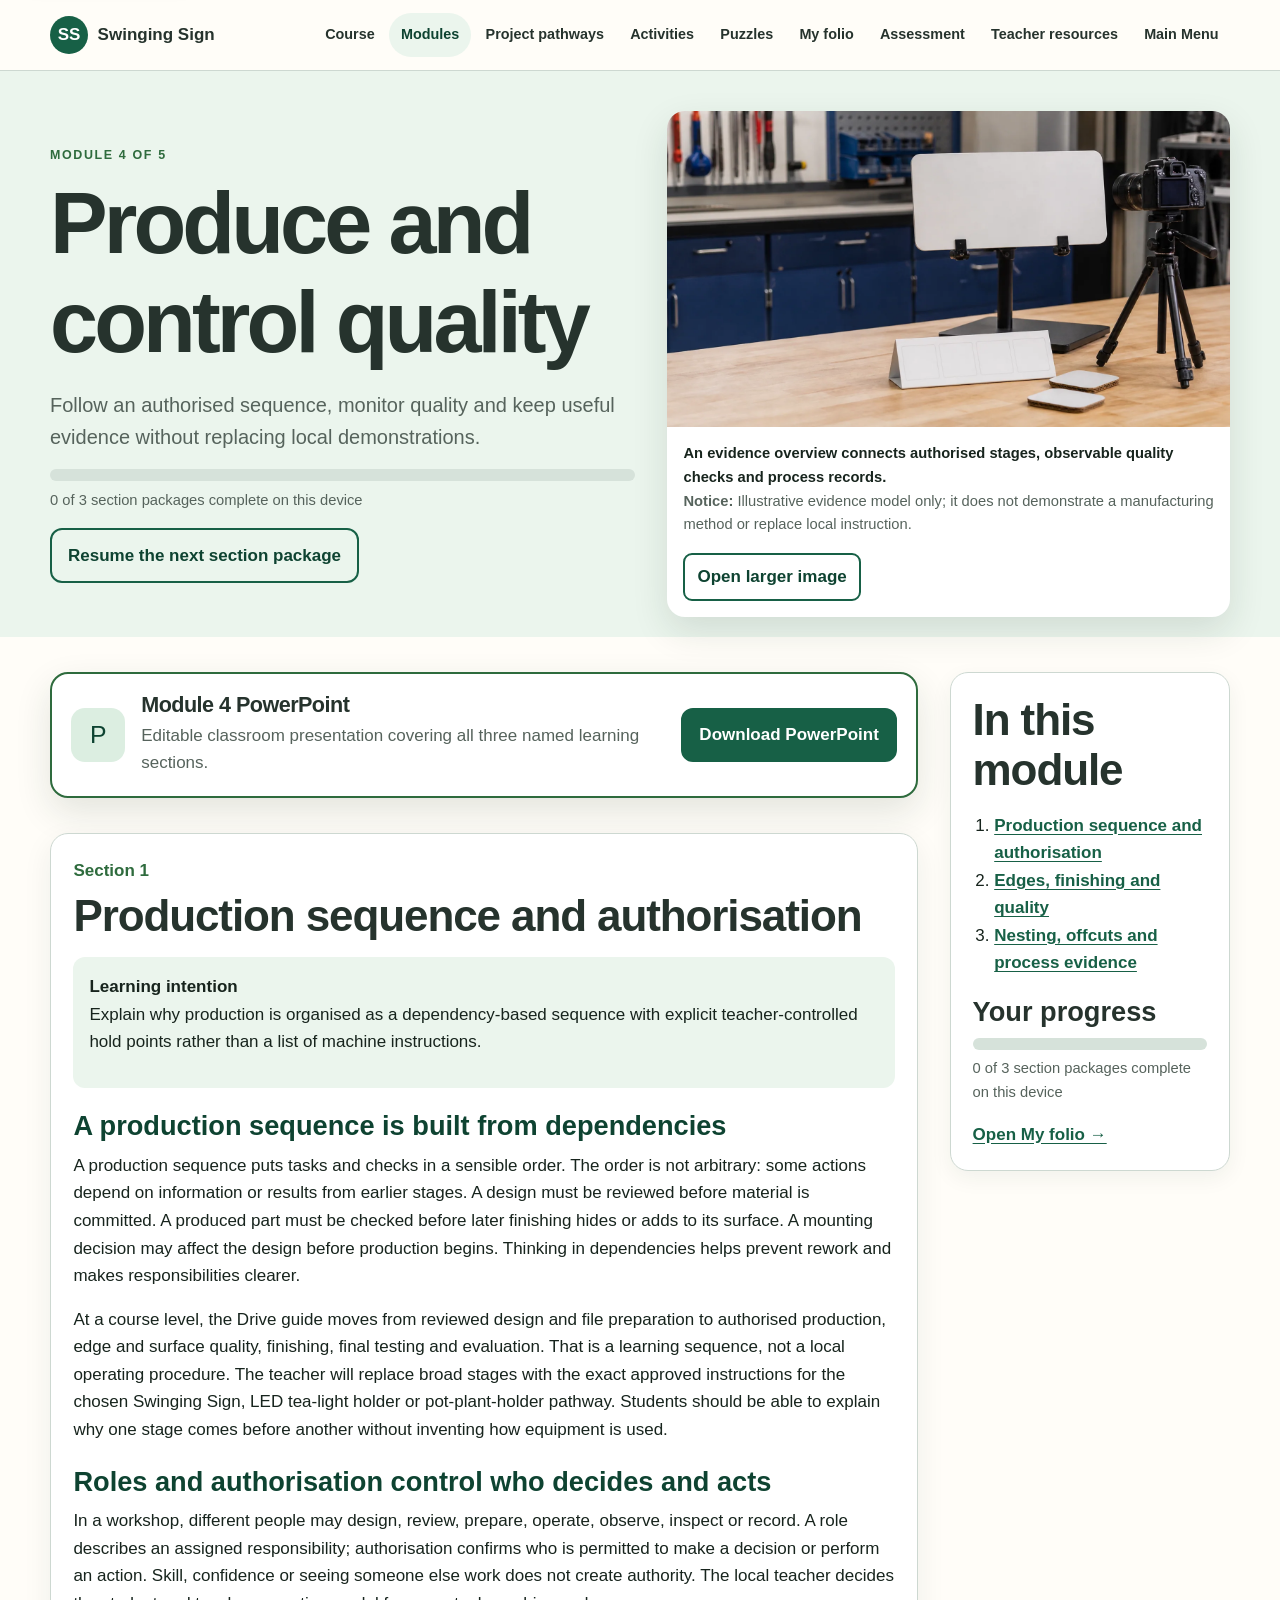
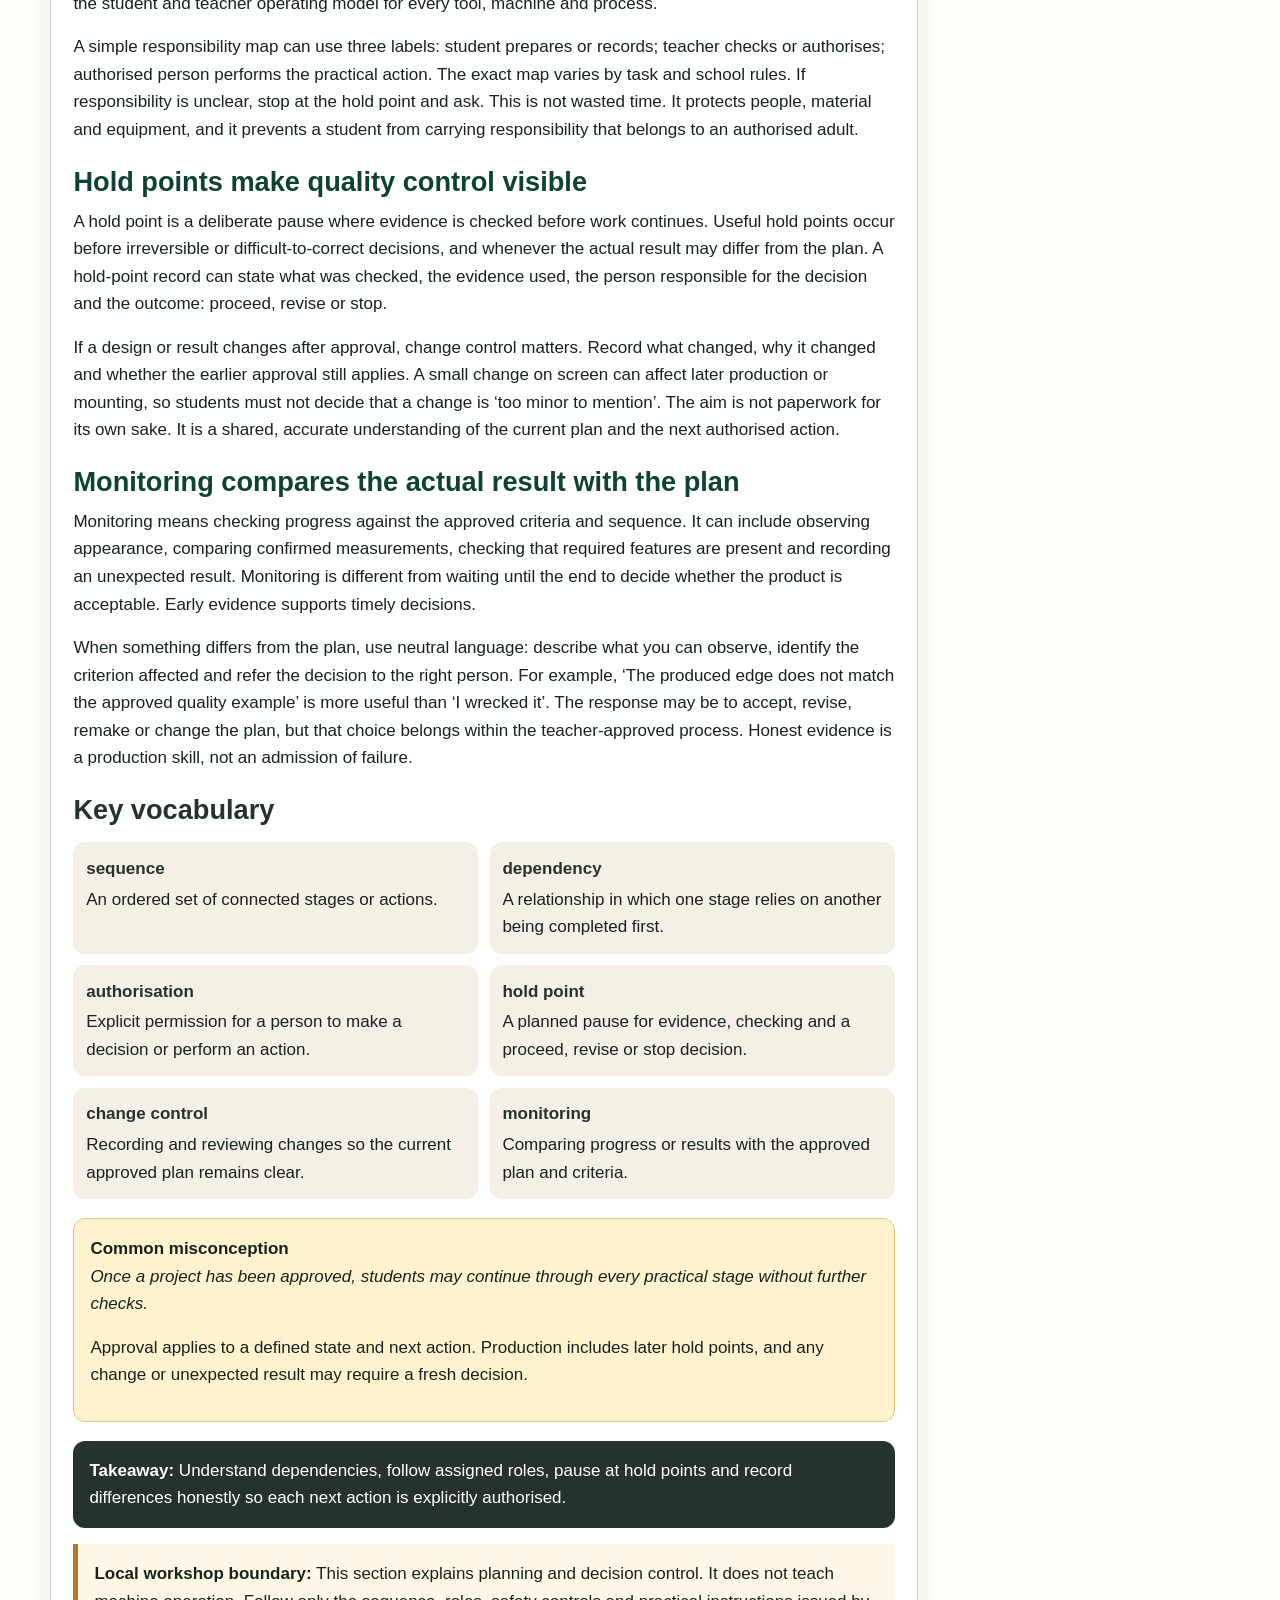
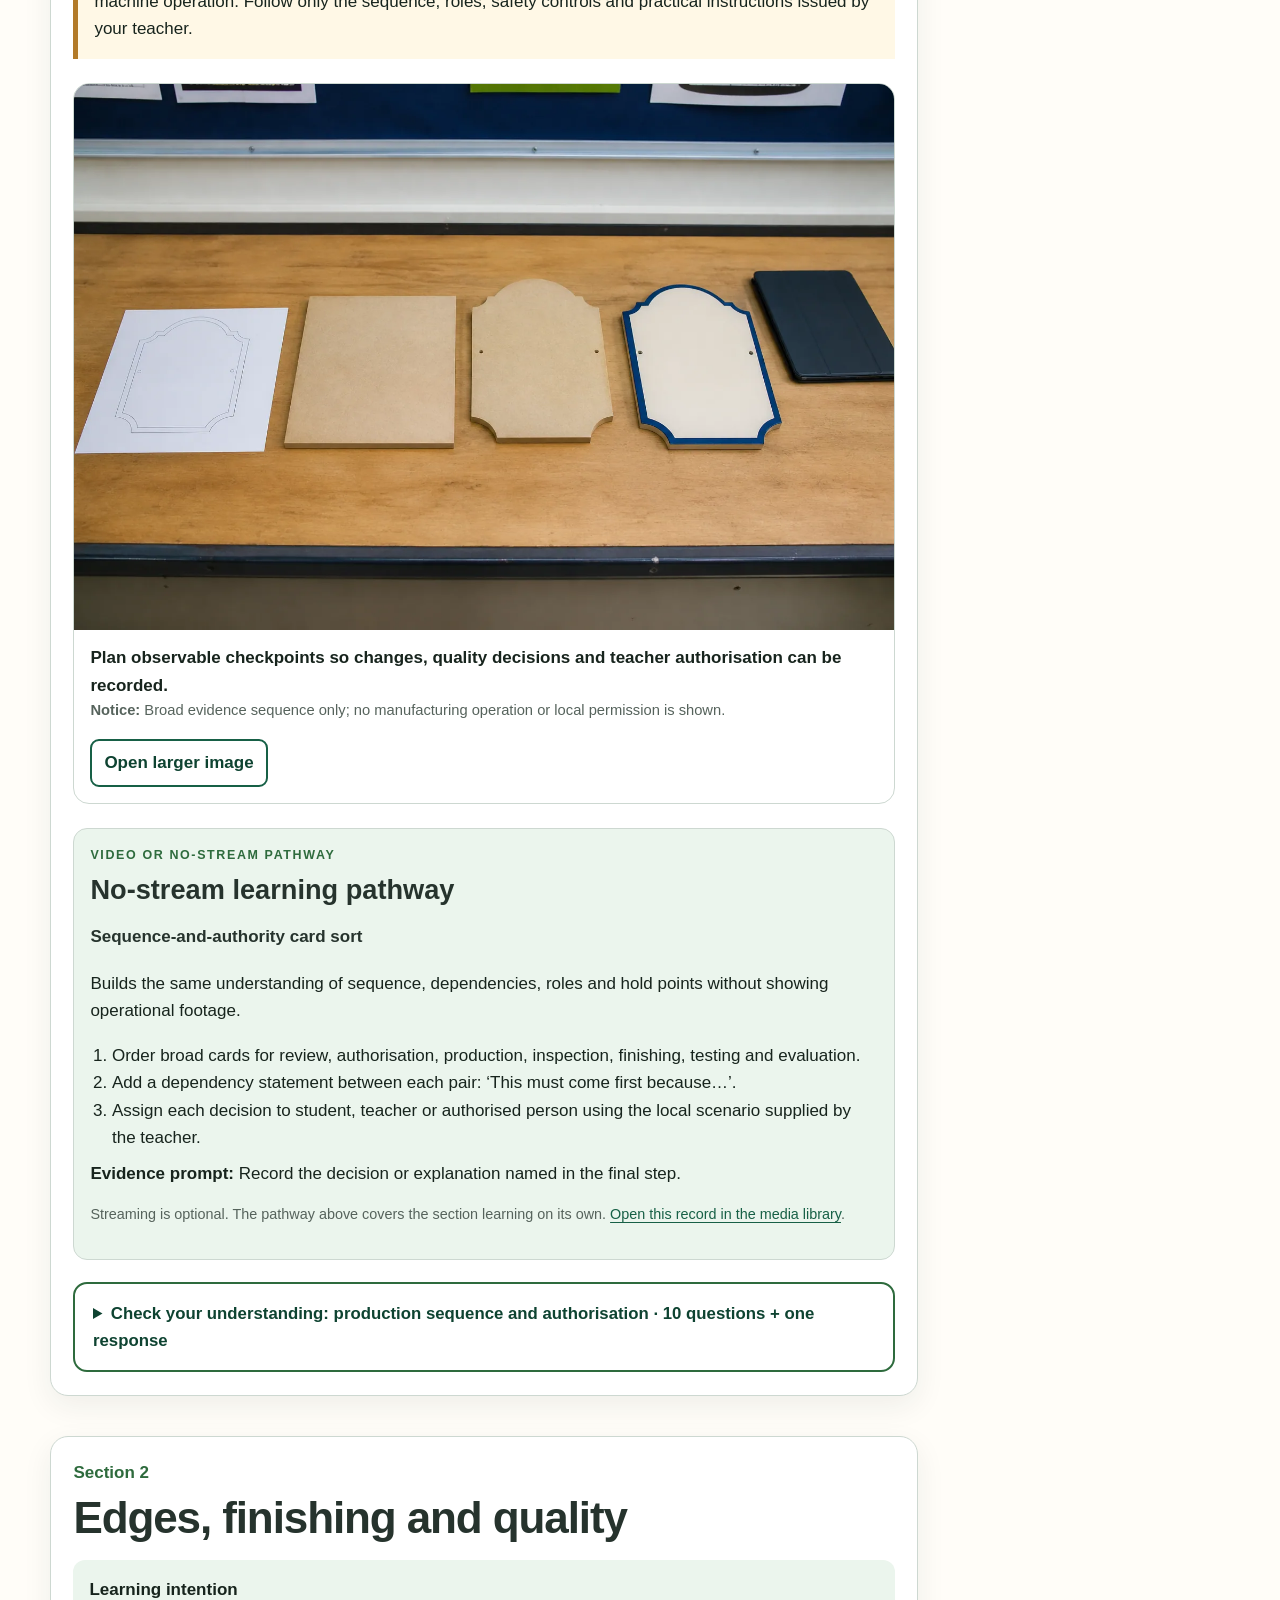
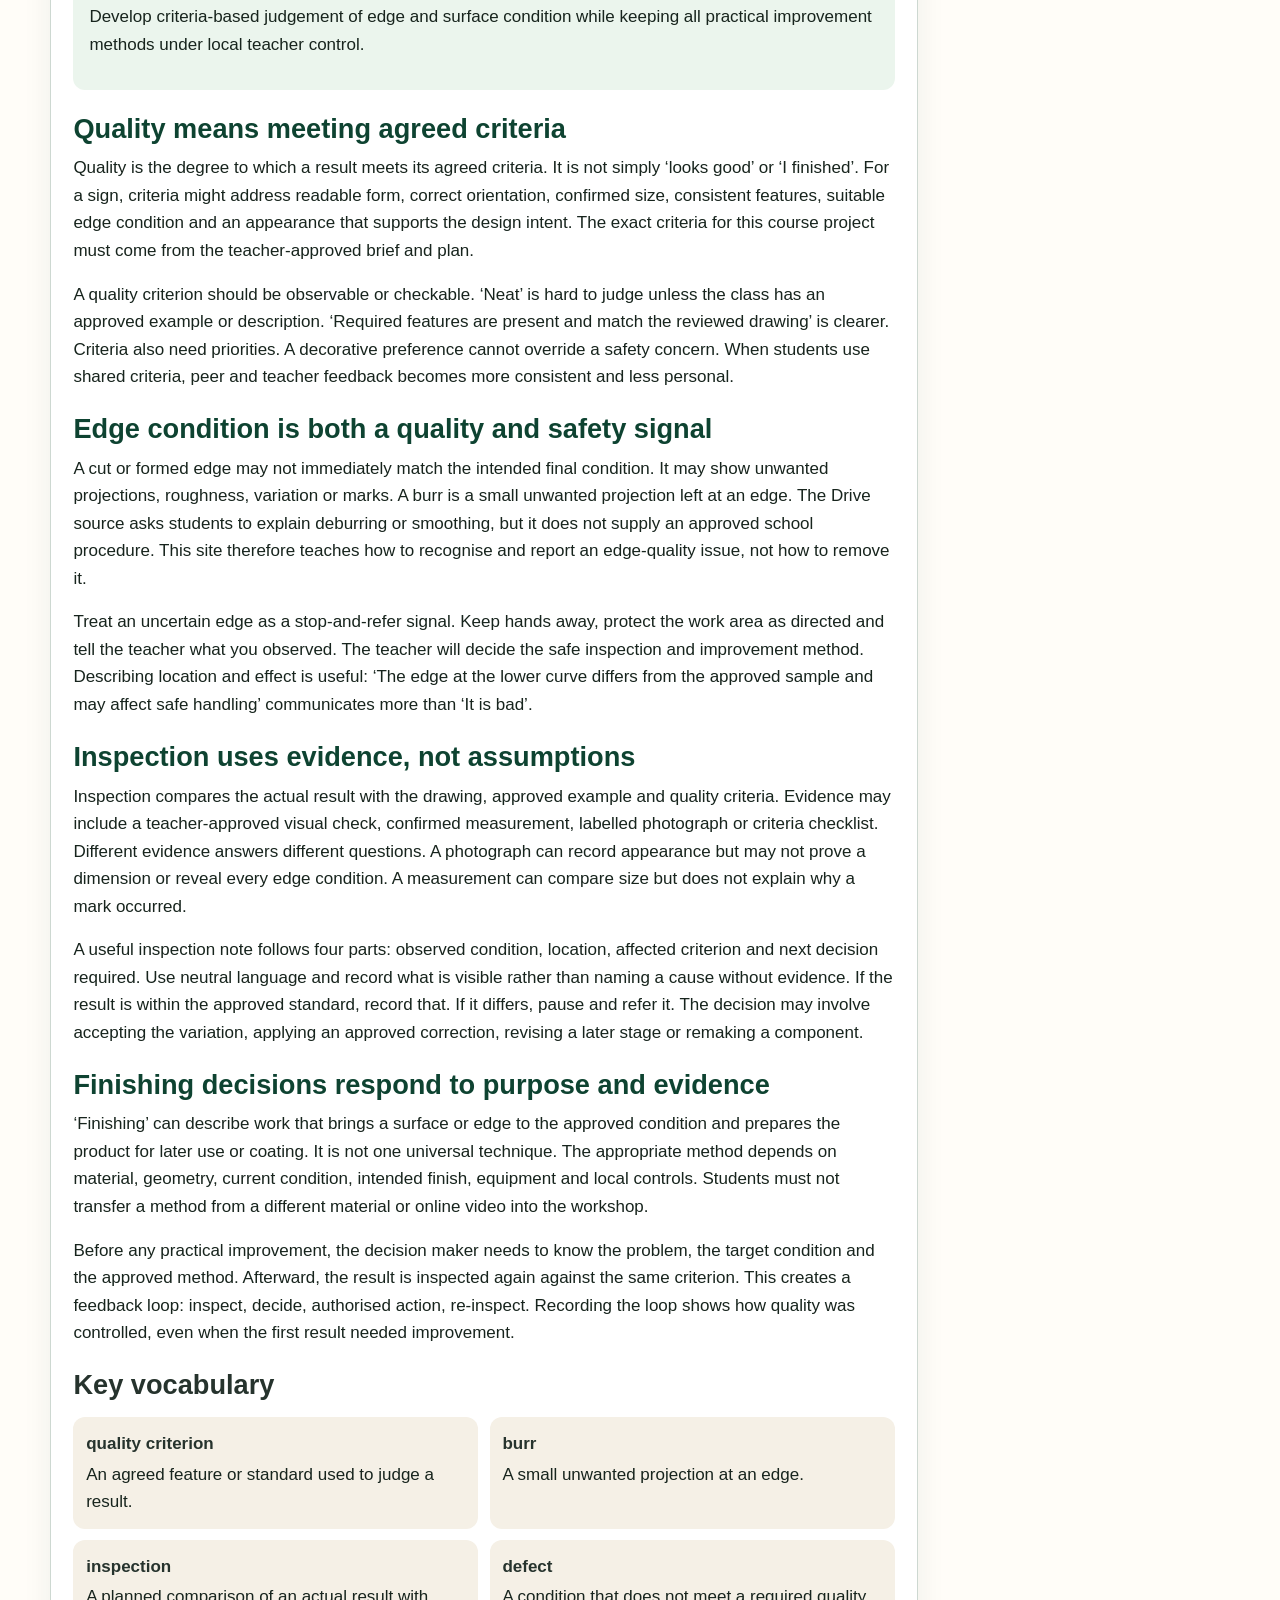
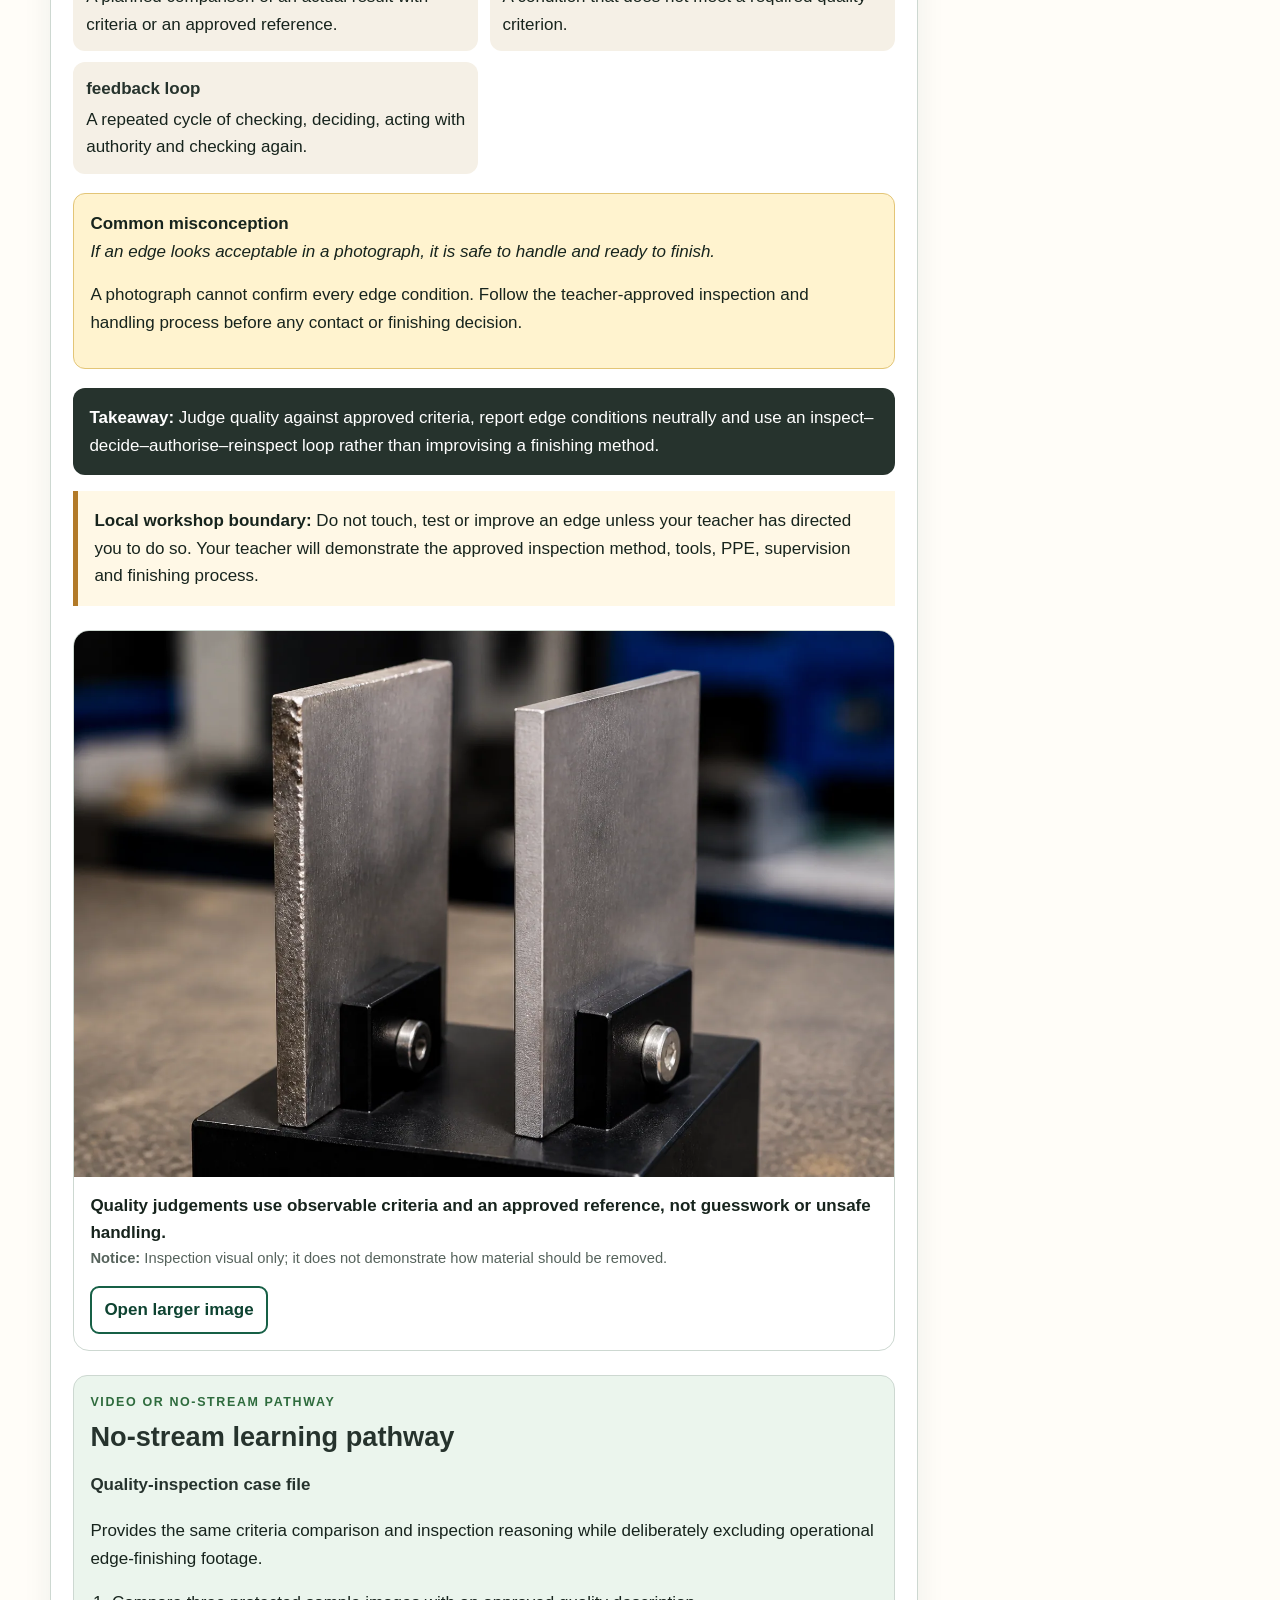
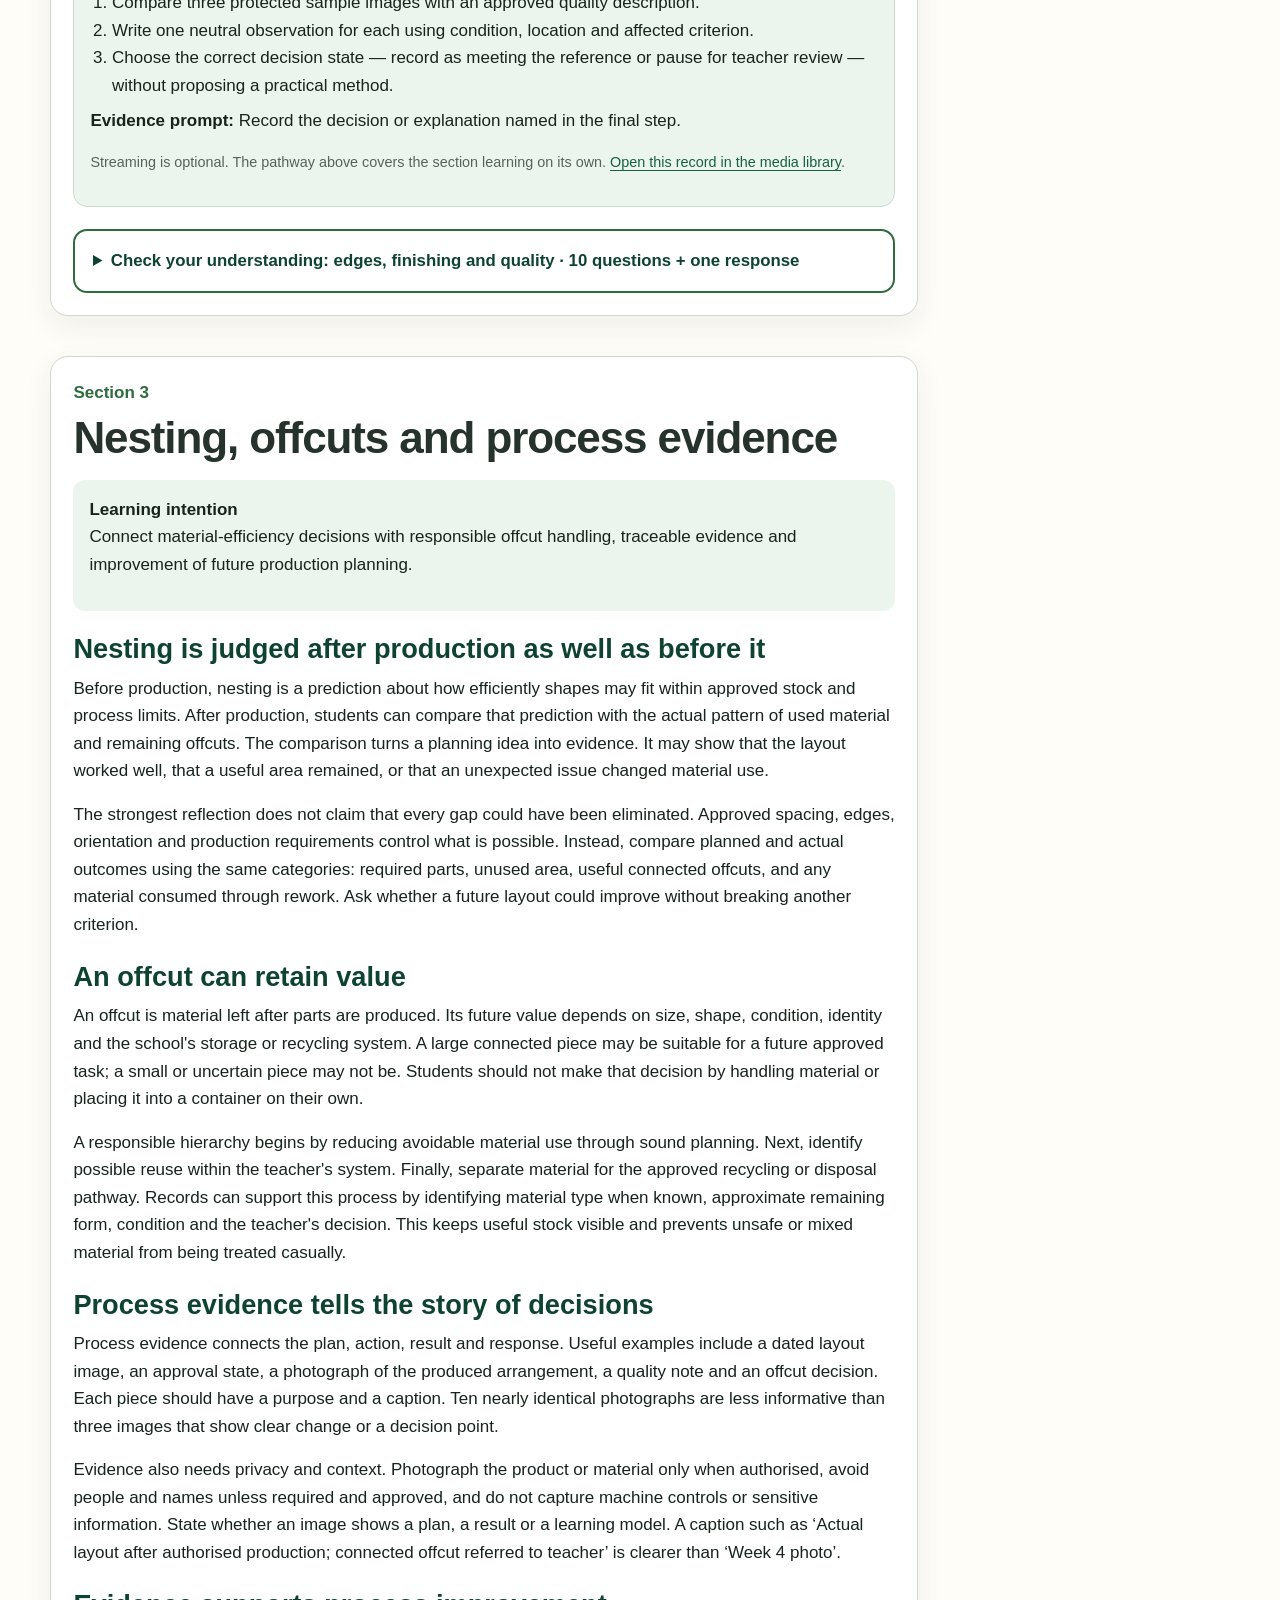
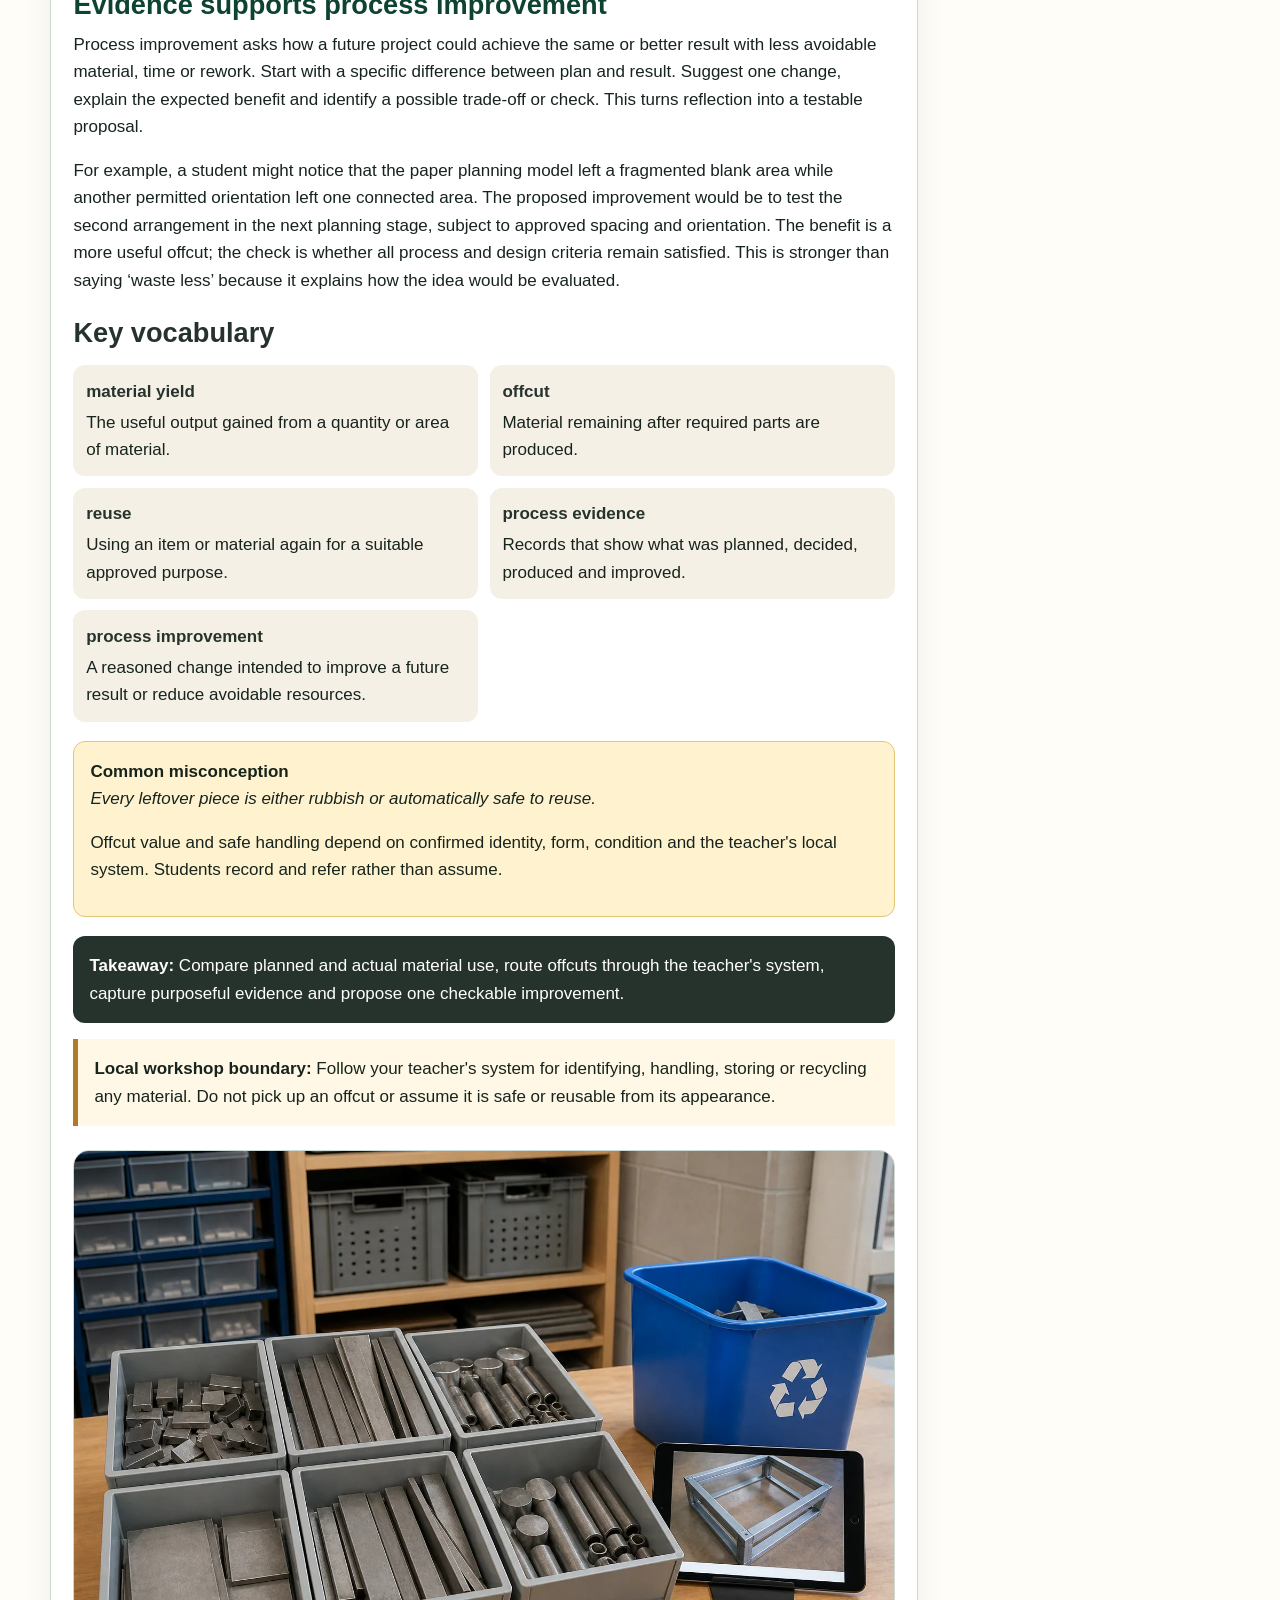
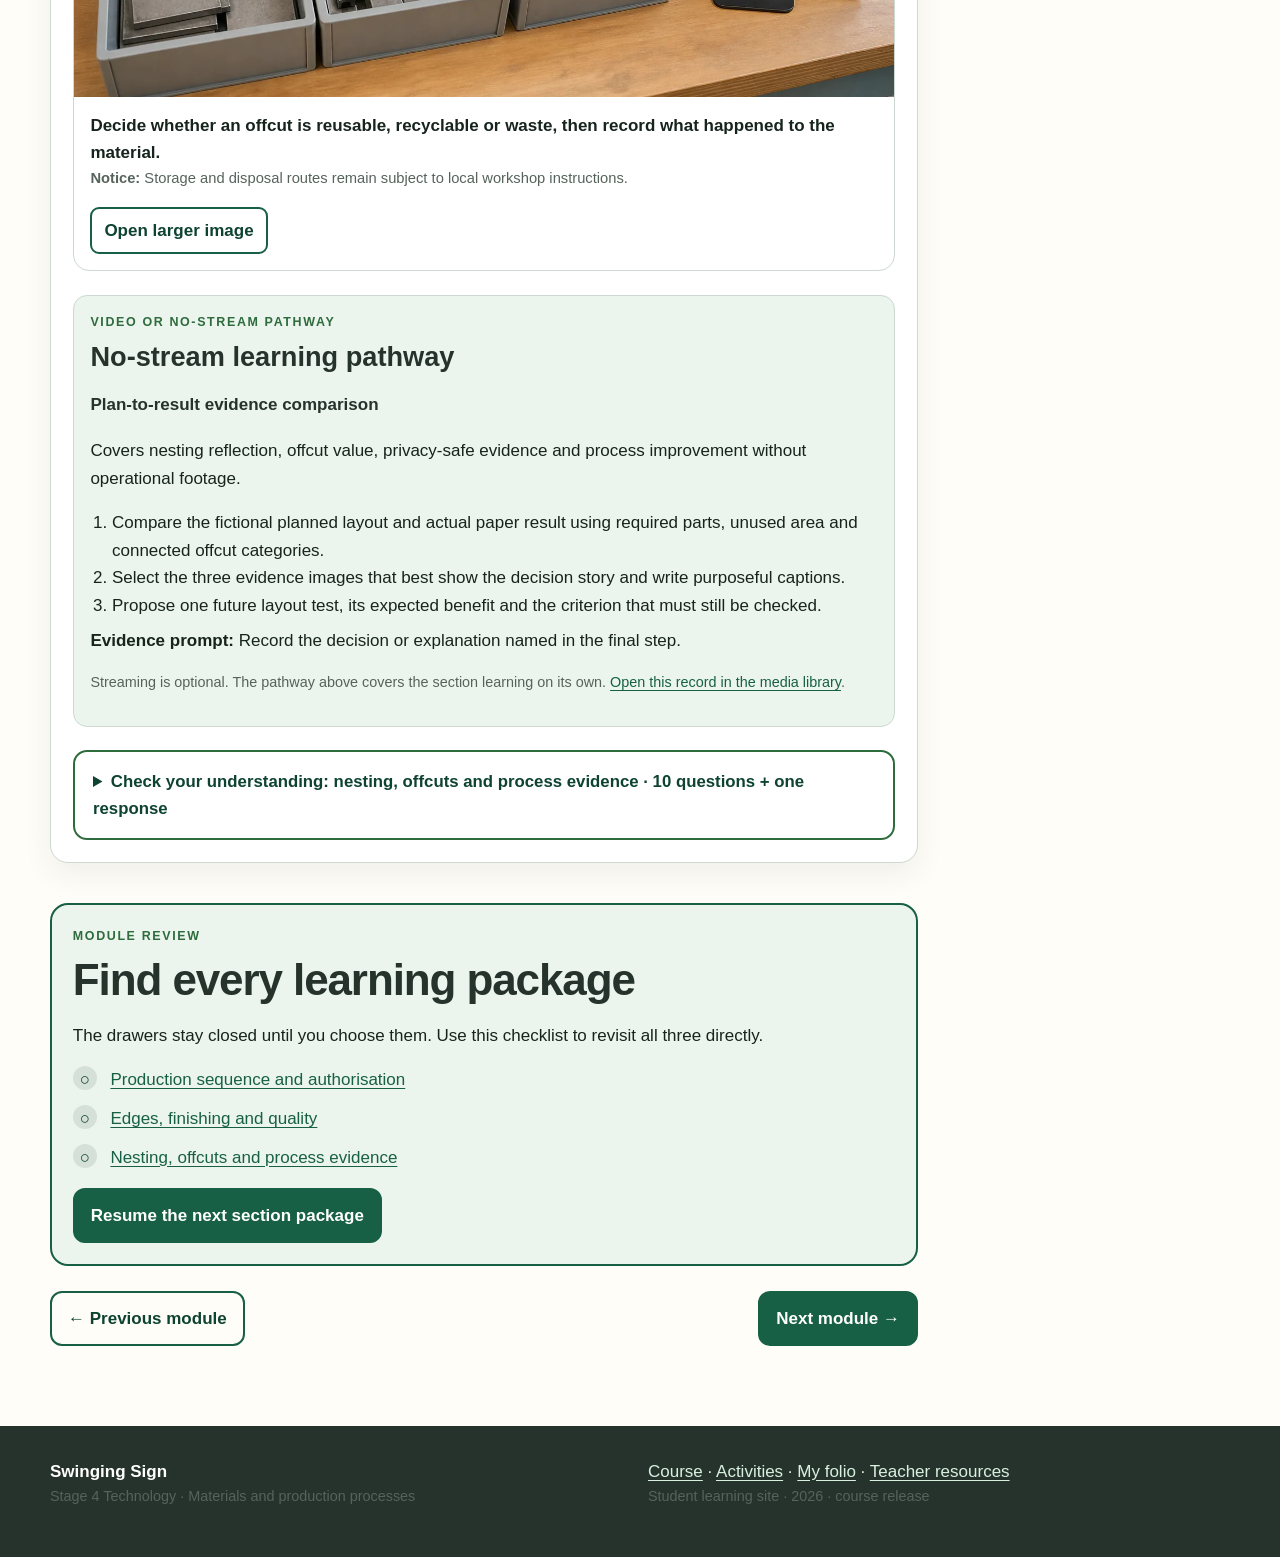
<file: modules/module-04.html>
<!doctype html>
<html lang="en-AU">
<head>
  <meta charset="utf-8">
  <meta name="viewport" content="width=device-width, initial-scale=1">
  <link rel="icon" href="data:,">
  <meta name="description" content="Follow an authorised sequence, monitor quality and keep useful evidence without replacing local demonstrations.">
  <title>Module 4: Produce and control quality | Swinging Sign</title>
  <link rel="stylesheet" href="../styles.css?v=20260901-1">
  
</head>
<body data-module="4" data-module-id="m04-produce-and-control-quality">

<a class="skip-link" href="#main">Skip to main content</a>
<header class="site-header">
  <div class="nav-wrap">
    <a class="brand" href="../index.html"><span class="brand-mark" aria-hidden="true">SS</span><span>Swinging Sign</span></a>
    <button class="nav-toggle" type="button" aria-expanded="false" aria-controls="site-nav">Menu</button>
    <nav class="site-nav" id="site-nav" aria-label="Main navigation"><a href="../index.html">Course</a><a aria-current="page" href="../index.html#modules">Modules</a><a href="../project-pathways.html">Project pathways</a><a href="../activities.html">Activities</a><a href="../puzzles.html">Puzzles</a><a href="../folio.html">My folio</a><a href="../assessment.html">Assessment</a><a href="../teacher-resources.html">Teacher resources</a><a href="https://stevencowell.github.io/Main-Page/">Main Menu</a></nav>
  </div>
</header>
<main id="main">
  <section class="module-hero" id="module-hero">
    <div class="wrap module-hero__grid">
      <div><p class="eyebrow">Module 4 of 5</p><h1>Produce and control quality</h1><p class="lede">Follow an authorised sequence, monitor quality and keep useful evidence without replacing local demonstrations.</p><div class="progress-shell" aria-hidden="true"><div class="progress-bar" data-module-progress></div></div><p class="progress-copy" data-module-progress-text></p><a class="button secondary" data-module-resume href="#module-04-review">Resume this module</a></div>
      <figure class="module-hero__image"><img src="../assets/teaching/module-04-overview.webp" alt="Broad project-stage models, contrasting edge samples and privacy-safe evidence cards arranged as a quality overview."><div class="visual-meta visual-meta--compact"><figcaption>An evidence overview connects authorised stages, observable quality checks and process records.</figcaption><p class="notice"><strong>Notice:</strong> Illustrative evidence model only; it does not demonstrate a manufacturing method or replace local instruction.</p><button class="open-larger" type="button" data-image-open data-image-src="../assets/teaching/module-04-overview.webp" data-image-title="Module 4: Produce and control quality">Open larger image</button></div></figure>
    </div>
  </section>
  <div class="wrap module-layout">
    <article class="module-main">
      <section class="presentation-card" id="module-04-presentation" data-module-presentation>
        <div class="presentation-icon" aria-hidden="true">P</div>
        <div><h2>Module 4 PowerPoint</h2><p>Editable classroom presentation covering all three named learning sections.</p></div>
        <a class="button" id="module-04-presentation-download" data-module-presentation-download href="../resources/presentations/Swinging-Sign-Module-04-produce-and-control-quality.pptx" download>Download PowerPoint</a>
      </section>
      <section class="learning-section" id="m04s01-production-sequence-and-authorisation" data-section-container data-section-id="m04s01-production-sequence-and-authorisation">
  <div class="theory-section" id="m04s01-production-sequence-and-authorisation-theory"><p class="section-kicker">Section 1</p><h2>Production sequence and authorisation</h2><div class="learning-intention"><strong>Learning intention</strong><p>Explain why production is organised as a dependency-based sequence with explicit teacher-controlled hold points rather than a list of machine instructions.</p></div><section class="theory-block" id="help-m04s01-sequence"><h3>A production sequence is built from dependencies</h3><p>A production sequence puts tasks and checks in a sensible order. The order is not arbitrary: some actions depend on information or results from earlier stages. A design must be reviewed before material is committed. A produced part must be checked before later finishing hides or adds to its surface. A mounting decision may affect the design before production begins. Thinking in dependencies helps prevent rework and makes responsibilities clearer.</p><p>At a course level, the Drive guide moves from reviewed design and file preparation to authorised production, edge and surface quality, finishing, final testing and evaluation. That is a learning sequence, not a local operating procedure. The teacher will replace broad stages with the exact approved instructions for the chosen Swinging Sign, LED tea-light holder or pot-plant-holder pathway. Students should be able to explain why one stage comes before another without inventing how equipment is used.</p></section><section class="theory-block" id="help-m04s01-roles"><h3>Roles and authorisation control who decides and acts</h3><p>In a workshop, different people may design, review, prepare, operate, observe, inspect or record. A role describes an assigned responsibility; authorisation confirms who is permitted to make a decision or perform an action. Skill, confidence or seeing someone else work does not create authority. The local teacher decides the student and teacher operating model for every tool, machine and process.</p><p>A simple responsibility map can use three labels: student prepares or records; teacher checks or authorises; authorised person performs the practical action. The exact map varies by task and school rules. If responsibility is unclear, stop at the hold point and ask. This is not wasted time. It protects people, material and equipment, and it prevents a student from carrying responsibility that belongs to an authorised adult.</p></section><section class="theory-block" id="help-m04s01-hold-points"><h3>Hold points make quality control visible</h3><p>A hold point is a deliberate pause where evidence is checked before work continues. Useful hold points occur before irreversible or difficult-to-correct decisions, and whenever the actual result may differ from the plan. A hold-point record can state what was checked, the evidence used, the person responsible for the decision and the outcome: proceed, revise or stop.</p><p>If a design or result changes after approval, change control matters. Record what changed, why it changed and whether the earlier approval still applies. A small change on screen can affect later production or mounting, so students must not decide that a change is ‘too minor to mention’. The aim is not paperwork for its own sake. It is a shared, accurate understanding of the current plan and the next authorised action.</p></section><section class="theory-block" id="help-m04s01-monitor"><h3>Monitoring compares the actual result with the plan</h3><p>Monitoring means checking progress against the approved criteria and sequence. It can include observing appearance, comparing confirmed measurements, checking that required features are present and recording an unexpected result. Monitoring is different from waiting until the end to decide whether the product is acceptable. Early evidence supports timely decisions.</p><p>When something differs from the plan, use neutral language: describe what you can observe, identify the criterion affected and refer the decision to the right person. For example, ‘The produced edge does not match the approved quality example’ is more useful than ‘I wrecked it’. The response may be to accept, revise, remake or change the plan, but that choice belongs within the teacher-approved process. Honest evidence is a production skill, not an admission of failure.</p></section><h3>Key vocabulary</h3><dl class="vocabulary-grid"><div class="vocab-item"><dt>sequence</dt><dd>An ordered set of connected stages or actions.</dd></div><div class="vocab-item"><dt>dependency</dt><dd>A relationship in which one stage relies on another being completed first.</dd></div><div class="vocab-item"><dt>authorisation</dt><dd>Explicit permission for a person to make a decision or perform an action.</dd></div><div class="vocab-item"><dt>hold point</dt><dd>A planned pause for evidence, checking and a proceed, revise or stop decision.</dd></div><div class="vocab-item"><dt>change control</dt><dd>Recording and reviewing changes so the current approved plan remains clear.</dd></div><div class="vocab-item"><dt>monitoring</dt><dd>Comparing progress or results with the approved plan and criteria.</dd></div></dl><div class="misconception"><strong>Common misconception</strong><p><em>Once a project has been approved, students may continue through every practical stage without further checks.</em></p><p>Approval applies to a defined state and next action. Production includes later hold points, and any change or unexpected result may require a fresh decision.</p></div><p class="takeaway"><strong>Takeaway:</strong> Understand dependencies, follow assigned roles, pause at hold points and record differences honestly so each next action is explicitly authorised.</p><p class="local-boundary"><strong>Local workshop boundary:</strong> This section explains planning and decision control. It does not teach machine operation. Follow only the sequence, roles, safety controls and practical instructions issued by your teacher.</p></div>
  <figure class="learning-visual" id="visual-m04s01-production-sequence-and-authorisation">
  <img src="../assets/teaching/m04s01-production-sequence-evidence.webp" alt="A design outline, plain blank, shaped blank, finished blank and camera arranged as broad production-evidence stages." loading="lazy">
  <div class="visual-meta"><figcaption>Plan observable checkpoints so changes, quality decisions and teacher authorisation can be recorded.</figcaption><p class="notice"><strong>Notice:</strong> Broad evidence sequence only; no manufacturing operation or local permission is shown.</p><button class="open-larger" type="button" data-image-open data-image-src="../assets/teaching/m04s01-production-sequence-evidence.webp" data-image-title="Production sequence and authorisation">Open larger image</button></div>
</figure>
  <div class="media-pathway" id="media-m04s01-production-sequence-and-authorisation">
  <p class="eyebrow">Video or no-stream pathway</p>
  <h3>No-stream learning pathway</h3>

  <h4>Sequence-and-authority card sort</h4>
  <p>Builds the same understanding of sequence, dependencies, roles and hold points without showing operational footage.</p>
  <ol><li>Order broad cards for review, authorisation, production, inspection, finishing, testing and evaluation.</li><li>Add a dependency statement between each pair: ‘This must come first because…’. </li><li>Assign each decision to student, teacher or authorised person using the local scenario supplied by the teacher.</li></ol>
  <p><strong>Evidence prompt:</strong> Record the decision or explanation named in the final step.</p>
  <p class="fine">Streaming is optional. The pathway above covers the section learning on its own. <a href="../videos.html#m04s01-production-sequence-and-authorisation-media">Open this record in the media library</a>.</p>
</div>
  <span id="m04s01-production-sequence-and-authorisation-learning-end" hidden aria-hidden="true"></span><details class="learning-package" id="package-m04s01-production-sequence-and-authorisation" data-section-id="m04s01-production-sequence-and-authorisation" data-section-title="Production sequence and authorisation" data-storage-key="tas:stage4-swinging-sign:learning:m04s01-production-sequence-and-authorisation:v1">
  <summary id="summary-m04s01-production-sequence-and-authorisation">Check your understanding: production sequence and authorisation · 10 questions + one response</summary>
  <div class="package-body">
    <p><span class="package-label">Formative learning evidence</span></p>
    <p>Answer all ten questions, use the feedback to revisit exact help, then complete the scaffolded response. Work saves only in this browser.</p>
    <fieldset class="mcq-question" id="m04s01-q01" data-question-id="m04s01-q01">
  <legend>1. What makes a production sequence more than a random task list?</legend>
  <label class="option-row"><input type="radio" name="m04s01-q01" value="a" data-feedback="Correct. Later work relies on information or results from earlier stages. Review #help-m04s01-sequence."><span>Its order reflects dependencies between stages</span></label><label class="option-row"><input type="radio" name="m04s01-q01" value="b" data-feedback="Speed does not decide the dependency order. Revisit #help-m04s01-sequence."><span>It always begins with the fastest task</span></label><label class="option-row"><input type="radio" name="m04s01-q01" value="c" data-feedback="A sequence is organised around project needs, not tool count. Review #help-m04s01-sequence."><span>It contains as many tools as possible</span></label>
  <button class="check-question" type="button" data-check-question>Check response</button>
  <p class="question-feedback" data-question-feedback tabindex="-1">Choose a response, then check it for feedback.</p>
  <p class="fine">Need help? <a href="#help-m04s01-sequence">Return to the exact explanation</a>.</p>
</fieldset><fieldset class="mcq-question" id="m04s01-q02" data-question-id="m04s01-q02">
  <legend>2. Why should review occur before material is committed?</legend>
  <label class="option-row"><input type="radio" name="m04s01-q02" value="a" data-feedback="Correct. The sequence reduces avoidable rework and waste. Review #help-m04s01-sequence."><span>It can catch design and planning problems while change is easier</span></label><label class="option-row"><input type="radio" name="m04s01-q02" value="b" data-feedback="Later checks are still needed because actual results can differ. Revisit #help-m04s01-sequence."><span>It makes later quality checks unnecessary</span></label><label class="option-row"><input type="radio" name="m04s01-q02" value="c" data-feedback="Review checks suitability; it does not erase design variation. Review #help-m04s01-sequence."><span>It proves every project will be identical</span></label>
  <button class="check-question" type="button" data-check-question>Check response</button>
  <p class="question-feedback" data-question-feedback tabindex="-1">Choose a response, then check it for feedback.</p>
  <p class="fine">Need help? <a href="#help-m04s01-sequence">Return to the exact explanation</a>.</p>
</fieldset><fieldset class="mcq-question" id="m04s01-q03" data-question-id="m04s01-q03">
  <legend>3. What creates authority to operate a workshop process?</legend>
  <label class="option-row"><input type="radio" name="m04s01-q03" value="a" data-feedback="Observation does not assign authority. Revisit #help-m04s01-roles."><span>Watching another student do it</span></label><label class="option-row"><input type="radio" name="m04s01-q03" value="b" data-feedback="Correct. The teacher controls roles and authorisation. Review #help-m04s01-roles."><span>Explicit assignment within the teacher-approved operating model</span></label><label class="option-row"><input type="radio" name="m04s01-q03" value="c" data-feedback="Confidence is not permission or a local operating decision. Review #help-m04s01-roles."><span>Feeling confident</span></label>
  <button class="check-question" type="button" data-check-question>Check response</button>
  <p class="question-feedback" data-question-feedback tabindex="-1">Choose a response, then check it for feedback.</p>
  <p class="fine">Need help? <a href="#help-m04s01-roles">Return to the exact explanation</a>.</p>
</fieldset><fieldset class="mcq-question" id="m04s01-q04" data-question-id="m04s01-q04">
  <legend>4. What should a student do when responsibility for the next action is unclear?</legend>
  <label class="option-row"><input type="radio" name="m04s01-q04" value="a" data-feedback="Speed cannot replace assigned responsibility. Revisit #help-m04s01-roles."><span>Choose the action that seems quickest</span></label><label class="option-row"><input type="radio" name="m04s01-q04" value="b" data-feedback="Roles vary by task and local rules. Review #help-m04s01-roles."><span>Assume every student has the same authority</span></label><label class="option-row"><input type="radio" name="m04s01-q04" value="c" data-feedback="Correct. Clarifying responsibility is part of safe production control. Review #help-m04s01-roles."><span>Stop at the hold point and ask the teacher</span></label>
  <button class="check-question" type="button" data-check-question>Check response</button>
  <p class="question-feedback" data-question-feedback tabindex="-1">Choose a response, then check it for feedback.</p>
  <p class="fine">Need help? <a href="#help-m04s01-roles">Return to the exact explanation</a>.</p>
</fieldset><fieldset class="mcq-question" id="m04s01-q05" data-question-id="m04s01-q05">
  <legend>5. Which outcome belongs in a hold-point record?</legend>
  <label class="option-row"><input type="radio" name="m04s01-q05" value="a" data-feedback="Correct. A hold point ends in an explicit decision. Review #help-m04s01-hold-points."><span>Proceed, revise or stop</span></label><label class="option-row"><input type="radio" name="m04s01-q05" value="b" data-feedback="Those responses undermine evidence and control. Revisit #help-m04s01-hold-points."><span>Guess, hide or rush</span></label><label class="option-row"><input type="radio" name="m04s01-q05" value="c" data-feedback="Personal preference is not the required authorisation state. Review #help-m04s01-hold-points."><span>Like, dislike or ignore</span></label>
  <button class="check-question" type="button" data-check-question>Check response</button>
  <p class="question-feedback" data-question-feedback tabindex="-1">Choose a response, then check it for feedback.</p>
  <p class="fine">Need help? <a href="#help-m04s01-hold-points">Return to the exact explanation</a>.</p>
</fieldset><fieldset class="mcq-question" id="m04s01-q06" data-question-id="m04s01-q06">
  <legend>6. Why must a change made after approval be recorded?</legend>
  <label class="option-row"><input type="radio" name="m04s01-q06" value="a" data-feedback="Changes can be reasonable; they need review and traceability. Revisit #help-m04s01-hold-points."><span>Any change automatically fails the project</span></label><label class="option-row"><input type="radio" name="m04s01-q06" value="b" data-feedback="Correct. Change control keeps the current plan and authority clear. Review #help-m04s01-hold-points."><span>The earlier approval may not apply to the changed state</span></label><label class="option-row"><input type="radio" name="m04s01-q06" value="c" data-feedback="The purpose is decision control, not machine speed. Review #help-m04s01-hold-points."><span>Recording change makes a machine run faster</span></label>
  <button class="check-question" type="button" data-check-question>Check response</button>
  <p class="question-feedback" data-question-feedback tabindex="-1">Choose a response, then check it for feedback.</p>
  <p class="fine">Need help? <a href="#help-m04s01-hold-points">Return to the exact explanation</a>.</p>
</fieldset><fieldset class="mcq-question" id="m04s01-q07" data-question-id="m04s01-q07">
  <legend>7. What is monitoring?</legend>
  <label class="option-row"><input type="radio" name="m04s01-q07" value="a" data-feedback="Correct. Monitoring uses evidence during production. Review #help-m04s01-monitor."><span>Comparing progress or results with the approved plan and criteria</span></label><label class="option-row"><input type="radio" name="m04s01-q07" value="b" data-feedback="That misses chances to respond to problems earlier. Revisit #help-m04s01-monitor."><span>Waiting until the end before looking at the product</span></label><label class="option-row"><input type="radio" name="m04s01-q07" value="c" data-feedback="Criteria changes require review; monitoring first identifies the difference. Review #help-m04s01-monitor."><span>Changing criteria whenever the result differs</span></label>
  <button class="check-question" type="button" data-check-question>Check response</button>
  <p class="question-feedback" data-question-feedback tabindex="-1">Choose a response, then check it for feedback.</p>
  <p class="fine">Need help? <a href="#help-m04s01-monitor">Return to the exact explanation</a>.</p>
</fieldset><fieldset class="mcq-question" id="m04s01-q08" data-question-id="m04s01-q08">
  <legend>8. Which statement is the most useful observation?</legend>
  <label class="option-row"><input type="radio" name="m04s01-q08" value="a" data-feedback="This is emotional and too broad to guide a decision. Revisit #help-m04s01-monitor."><span>‘I wrecked everything’</span></label><label class="option-row"><input type="radio" name="m04s01-q08" value="b" data-feedback="‘Probably’ does not identify what was observed or checked. Review #help-m04s01-monitor."><span>‘It is probably fine’</span></label><label class="option-row"><input type="radio" name="m04s01-q08" value="c" data-feedback="Correct. It identifies observable evidence and the affected criterion. Review #help-m04s01-monitor."><span>‘The produced edge differs from the approved quality example at this location’</span></label>
  <button class="check-question" type="button" data-check-question>Check response</button>
  <p class="question-feedback" data-question-feedback tabindex="-1">Choose a response, then check it for feedback.</p>
  <p class="fine">Need help? <a href="#help-m04s01-monitor">Return to the exact explanation</a>.</p>
</fieldset><fieldset class="mcq-question" id="m04s01-q09" data-question-id="m04s01-q09">
  <legend>9. Who decides whether an unexpected result should be accepted, revised or remade?</legend>
  <label class="option-row"><input type="radio" name="m04s01-q09" value="a" data-feedback="Noticing a difference does not grant decision authority. Revisit #help-m04s01-monitor."><span>Whichever student notices it first</span></label><label class="option-row"><input type="radio" name="m04s01-q09" value="b" data-feedback="Correct. Students report evidence; authority follows the local responsibility map. Review #help-m04s01-monitor."><span>The person assigned within the teacher-approved process</span></label><label class="option-row"><input type="radio" name="m04s01-q09" value="c" data-feedback="Software does not make the local quality and safety decision. Review #help-m04s01-monitor."><span>The software automatically</span></label>
  <button class="check-question" type="button" data-check-question>Check response</button>
  <p class="question-feedback" data-question-feedback tabindex="-1">Choose a response, then check it for feedback.</p>
  <p class="fine">Need help? <a href="#help-m04s01-monitor">Return to the exact explanation</a>.</p>
</fieldset><fieldset class="mcq-question" id="m04s01-q10" data-question-id="m04s01-q10">
  <legend>10. Which is the best course-level sequence?</legend>
  <label class="option-row"><input type="radio" name="m04s01-q10" value="a" data-feedback="This reverses key dependencies. Revisit #help-m04s01-sequence."><span>Finish → design → approve → inspect</span></label><label class="option-row"><input type="radio" name="m04s01-q10" value="b" data-feedback="This bypasses authorisation and traceability. Review #help-m04s01-sequence."><span>Operate first → ask later → delete changes</span></label><label class="option-row"><input type="radio" name="m04s01-q10" value="c" data-feedback="Correct. It preserves the broad dependencies without claiming a local procedure. Review #help-m04s01-sequence."><span>Reviewed plan → explicit authorisation → controlled production → inspection → approved finishing and testing</span></label>
  <button class="check-question" type="button" data-check-question>Check response</button>
  <p class="question-feedback" data-question-feedback tabindex="-1">Choose a response, then check it for feedback.</p>
  <p class="fine">Need help? <a href="#help-m04s01-sequence">Return to the exact explanation</a>.</p>
</fieldset>
    <section class="long-response">
      <h3>Higher-order response</h3>
      <p>Explain and justify a controlled production sequence for a fictional classroom project using broad stages only. Show where authorisation, monitoring and change control protect quality and safety.</p>
      <h4>Use these prompts</h4><ul><li>Which broad stages depend on earlier information or results, and why?</li><li>Where should hold points occur, and who has responsibility for each decision?</li><li>How should an unexpected result or design change be recorded and referred?</li></ul>
      <h4>Success criteria</h4><ul><li>Explains a logical dependency-based order with at least two meaningful hold points.</li><li>Separates student evidence responsibilities from teacher or authorised-person decisions without inventing a practical procedure.</li></ul>
      <label for="m04s01-lr01"><strong>Your response</strong></label>
      <textarea id="m04s01-lr01" data-learning-response placeholder="Build one connected response here. Explain your reasoning and use evidence from the section."></textarea>
    </section>
    <p class="save-status" id="save-status-m04s01-production-sequence-and-authorisation" data-save-status aria-live="polite">Nothing saved yet.</p>
    <div class="package-actions">
      <a id="resume-m04s01-production-sequence-and-authorisation" href="#package-m04s01-production-sequence-and-authorisation" data-resume-package>Resume this package</a>
      <button type="button" data-export-package>Export this package</button>
      <button type="button" data-print-package>Print this package</button>
      <button type="button" class="danger" data-reset-package>Reset only this package</button>
    </div>
  </div>
</details>
</section><section class="learning-section" id="m04s02-edges-finishing-and-quality" data-section-container data-section-id="m04s02-edges-finishing-and-quality">
  <div class="theory-section" id="m04s02-edges-finishing-and-quality-theory"><p class="section-kicker">Section 2</p><h2>Edges, finishing and quality</h2><div class="learning-intention"><strong>Learning intention</strong><p>Develop criteria-based judgement of edge and surface condition while keeping all practical improvement methods under local teacher control.</p></div><section class="theory-block" id="help-m04s02-quality-criteria"><h3>Quality means meeting agreed criteria</h3><p>Quality is the degree to which a result meets its agreed criteria. It is not simply ‘looks good’ or ‘I finished’. For a sign, criteria might address readable form, correct orientation, confirmed size, consistent features, suitable edge condition and an appearance that supports the design intent. The exact criteria for this course project must come from the teacher-approved brief and plan.</p><p>A quality criterion should be observable or checkable. ‘Neat’ is hard to judge unless the class has an approved example or description. ‘Required features are present and match the reviewed drawing’ is clearer. Criteria also need priorities. A decorative preference cannot override a safety concern. When students use shared criteria, peer and teacher feedback becomes more consistent and less personal.</p></section><section class="theory-block" id="help-m04s02-edge-condition"><h3>Edge condition is both a quality and safety signal</h3><p>A cut or formed edge may not immediately match the intended final condition. It may show unwanted projections, roughness, variation or marks. A burr is a small unwanted projection left at an edge. The Drive source asks students to explain deburring or smoothing, but it does not supply an approved school procedure. This site therefore teaches how to recognise and report an edge-quality issue, not how to remove it.</p><p>Treat an uncertain edge as a stop-and-refer signal. Keep hands away, protect the work area as directed and tell the teacher what you observed. The teacher will decide the safe inspection and improvement method. Describing location and effect is useful: ‘The edge at the lower curve differs from the approved sample and may affect safe handling’ communicates more than ‘It is bad’.</p></section><section class="theory-block" id="help-m04s02-inspection"><h3>Inspection uses evidence, not assumptions</h3><p>Inspection compares the actual result with the drawing, approved example and quality criteria. Evidence may include a teacher-approved visual check, confirmed measurement, labelled photograph or criteria checklist. Different evidence answers different questions. A photograph can record appearance but may not prove a dimension or reveal every edge condition. A measurement can compare size but does not explain why a mark occurred.</p><p>A useful inspection note follows four parts: observed condition, location, affected criterion and next decision required. Use neutral language and record what is visible rather than naming a cause without evidence. If the result is within the approved standard, record that. If it differs, pause and refer it. The decision may involve accepting the variation, applying an approved correction, revising a later stage or remaking a component.</p></section><section class="theory-block" id="help-m04s02-finishing-decision"><h3>Finishing decisions respond to purpose and evidence</h3><p>‘Finishing’ can describe work that brings a surface or edge to the approved condition and prepares the product for later use or coating. It is not one universal technique. The appropriate method depends on material, geometry, current condition, intended finish, equipment and local controls. Students must not transfer a method from a different material or online video into the workshop.</p><p>Before any practical improvement, the decision maker needs to know the problem, the target condition and the approved method. Afterward, the result is inspected again against the same criterion. This creates a feedback loop: inspect, decide, authorised action, re-inspect. Recording the loop shows how quality was controlled, even when the first result needed improvement.</p></section><h3>Key vocabulary</h3><dl class="vocabulary-grid"><div class="vocab-item"><dt>quality criterion</dt><dd>An agreed feature or standard used to judge a result.</dd></div><div class="vocab-item"><dt>burr</dt><dd>A small unwanted projection at an edge.</dd></div><div class="vocab-item"><dt>inspection</dt><dd>A planned comparison of an actual result with criteria or an approved reference.</dd></div><div class="vocab-item"><dt>defect</dt><dd>A condition that does not meet a required quality criterion.</dd></div><div class="vocab-item"><dt>feedback loop</dt><dd>A repeated cycle of checking, deciding, acting with authority and checking again.</dd></div></dl><div class="misconception"><strong>Common misconception</strong><p><em>If an edge looks acceptable in a photograph, it is safe to handle and ready to finish.</em></p><p>A photograph cannot confirm every edge condition. Follow the teacher-approved inspection and handling process before any contact or finishing decision.</p></div><p class="takeaway"><strong>Takeaway:</strong> Judge quality against approved criteria, report edge conditions neutrally and use an inspect–decide–authorise–reinspect loop rather than improvising a finishing method.</p><p class="local-boundary"><strong>Local workshop boundary:</strong> Do not touch, test or improve an edge unless your teacher has directed you to do so. Your teacher will demonstrate the approved inspection method, tools, PPE, supervision and finishing process.</p></div>
  <figure class="learning-visual" id="visual-m04s02-edges-finishing-and-quality">
  <img src="../assets/teaching/m04s02-edge-quality.webp" alt="Two secured metal edge samples, one rough and irregular and one clean and consistent, shown in close-up." loading="lazy">
  <div class="visual-meta"><figcaption>Quality judgements use observable criteria and an approved reference, not guesswork or unsafe handling.</figcaption><p class="notice"><strong>Notice:</strong> Inspection visual only; it does not demonstrate how material should be removed.</p><button class="open-larger" type="button" data-image-open data-image-src="../assets/teaching/m04s02-edge-quality.webp" data-image-title="Edges, finishing and quality">Open larger image</button></div>
</figure>
  <div class="media-pathway" id="media-m04s02-edges-finishing-and-quality">
  <p class="eyebrow">Video or no-stream pathway</p>
  <h3>No-stream learning pathway</h3>

  <h4>Quality-inspection case file</h4>
  <p>Provides the same criteria comparison and inspection reasoning while deliberately excluding operational edge-finishing footage.</p>
  <ol><li>Compare three protected sample images with an approved quality description.</li><li>Write one neutral observation for each using condition, location and affected criterion.</li><li>Choose the correct decision state — record as meeting the reference or pause for teacher review — without proposing a practical method.</li></ol>
  <p><strong>Evidence prompt:</strong> Record the decision or explanation named in the final step.</p>
  <p class="fine">Streaming is optional. The pathway above covers the section learning on its own. <a href="../videos.html#m04s02-edges-finishing-and-quality-media">Open this record in the media library</a>.</p>
</div>
  <span id="m04s02-edges-finishing-and-quality-learning-end" hidden aria-hidden="true"></span><details class="learning-package" id="package-m04s02-edges-finishing-and-quality" data-section-id="m04s02-edges-finishing-and-quality" data-section-title="Edges, finishing and quality" data-storage-key="tas:stage4-swinging-sign:learning:m04s02-edges-finishing-and-quality:v1">
  <summary id="summary-m04s02-edges-finishing-and-quality">Check your understanding: edges, finishing and quality · 10 questions + one response</summary>
  <div class="package-body">
    <p><span class="package-label">Formative learning evidence</span></p>
    <p>Answer all ten questions, use the feedback to revisit exact help, then complete the scaffolded response. Work saves only in this browser.</p>
    <fieldset class="mcq-question" id="m04s02-q01" data-question-id="m04s02-q01">
  <legend>1. What is quality in this project context?</legend>
  <label class="option-row"><input type="radio" name="m04s02-q01" value="a" data-feedback="Speed alone does not show that criteria were met. Revisit #help-m04s02-quality-criteria."><span>Finishing before everyone else</span></label><label class="option-row"><input type="radio" name="m04s02-q01" value="b" data-feedback="Cost does not automatically establish suitability or quality. Review #help-m04s02-quality-criteria."><span>Using the most expensive material</span></label><label class="option-row"><input type="radio" name="m04s02-q01" value="c" data-feedback="Correct. Quality is judged against defined expectations. Review #help-m04s02-quality-criteria."><span>The degree to which the result meets agreed criteria</span></label>
  <button class="check-question" type="button" data-check-question>Check response</button>
  <p class="question-feedback" data-question-feedback tabindex="-1">Choose a response, then check it for feedback.</p>
  <p class="fine">Need help? <a href="#help-m04s02-quality-criteria">Return to the exact explanation</a>.</p>
</fieldset><fieldset class="mcq-question" id="m04s02-q02" data-question-id="m04s02-q02">
  <legend>2. Which quality statement is easiest to check?</legend>
  <label class="option-row"><input type="radio" name="m04s02-q02" value="a" data-feedback="Correct. It identifies observable evidence and a reference. Review #help-m04s02-quality-criteria."><span>‘The required features are present and match the reviewed drawing’</span></label><label class="option-row"><input type="radio" name="m04s02-q02" value="b" data-feedback="This is personal preference and lacks a shared standard. Revisit #help-m04s02-quality-criteria."><span>‘It looks cool’</span></label><label class="option-row"><input type="radio" name="m04s02-q02" value="c" data-feedback="‘Probably’ and ‘close enough’ do not state what was checked. Review #help-m04s02-quality-criteria."><span>‘It is probably close enough’</span></label>
  <button class="check-question" type="button" data-check-question>Check response</button>
  <p class="question-feedback" data-question-feedback tabindex="-1">Choose a response, then check it for feedback.</p>
  <p class="fine">Need help? <a href="#help-m04s02-quality-criteria">Return to the exact explanation</a>.</p>
</fieldset><fieldset class="mcq-question" id="m04s02-q03" data-question-id="m04s02-q03">
  <legend>3. What is a burr?</legend>
  <label class="option-row"><input type="radio" name="m04s02-q03" value="a" data-feedback="A mounting feature is intentional; a burr is unwanted. Revisit #help-m04s02-edge-condition."><span>A planned mounting feature</span></label><label class="option-row"><input type="radio" name="m04s02-q03" value="b" data-feedback="A file version tracks revisions; it is unrelated to edge condition. Review #help-m04s02-edge-condition."><span>A digital file version</span></label><label class="option-row"><input type="radio" name="m04s02-q03" value="c" data-feedback="Correct. It is an edge condition that must be reported and handled under teacher direction. Review #help-m04s02-edge-condition."><span>A small unwanted projection at an edge</span></label>
  <button class="check-question" type="button" data-check-question>Check response</button>
  <p class="question-feedback" data-question-feedback tabindex="-1">Choose a response, then check it for feedback.</p>
  <p class="fine">Need help? <a href="#help-m04s02-edge-condition">Return to the exact explanation</a>.</p>
</fieldset><fieldset class="mcq-question" id="m04s02-q04" data-question-id="m04s02-q04">
  <legend>4. What should a student do after noticing an uncertain edge condition?</legend>
  <label class="option-row"><input type="radio" name="m04s02-q04" value="a" data-feedback="Contact is not an approved inspection method. Keep hands away and review #help-m04s02-edge-condition."><span>Touch it to decide whether it is sharp</span></label><label class="option-row"><input type="radio" name="m04s02-q04" value="b" data-feedback="A method from another context is not local authorisation. Revisit #help-m04s02-edge-condition."><span>Try an online finishing method</span></label><label class="option-row"><input type="radio" name="m04s02-q04" value="c" data-feedback="Correct. The section teaches recognition and referral, not improvisation. Review #help-m04s02-edge-condition."><span>Keep clear, describe the observation and refer it to the teacher</span></label>
  <button class="check-question" type="button" data-check-question>Check response</button>
  <p class="question-feedback" data-question-feedback tabindex="-1">Choose a response, then check it for feedback.</p>
  <p class="fine">Need help? <a href="#help-m04s02-edge-condition">Return to the exact explanation</a>.</p>
</fieldset><fieldset class="mcq-question" id="m04s02-q05" data-question-id="m04s02-q05">
  <legend>5. Which inspection evidence best confirms an approved dimension?</legend>
  <label class="option-row"><input type="radio" name="m04s02-q05" value="a" data-feedback="A photograph without a reference cannot prove a dimension. Revisit #help-m04s02-inspection."><span>A distant photograph with no scale</span></label><label class="option-row"><input type="radio" name="m04s02-q05" value="b" data-feedback="Correct. A confirmed measurement directly addresses size. Review #help-m04s02-inspection."><span>A teacher-approved measurement record</span></label><label class="option-row"><input type="radio" name="m04s02-q05" value="c" data-feedback="A guess is not inspection evidence. Review #help-m04s02-inspection."><span>A classmate&#x27;s guess</span></label>
  <button class="check-question" type="button" data-check-question>Check response</button>
  <p class="question-feedback" data-question-feedback tabindex="-1">Choose a response, then check it for feedback.</p>
  <p class="fine">Need help? <a href="#help-m04s02-inspection">Return to the exact explanation</a>.</p>
</fieldset><fieldset class="mcq-question" id="m04s02-q06" data-question-id="m04s02-q06">
  <legend>6. Which four-part inspection note is strongest?</legend>
  <label class="option-row"><input type="radio" name="m04s02-q06" value="a" data-feedback="Those elements do not create neutral, checkable evidence. Revisit #help-m04s02-inspection."><span>Opinion, blame, guess and shortcut</span></label><label class="option-row"><input type="radio" name="m04s02-q06" value="b" data-feedback="Correct. This structure supports a clear referral. Review #help-m04s02-inspection."><span>Observed condition, location, affected criterion and decision required</span></label><label class="option-row"><input type="radio" name="m04s02-q06" value="c" data-feedback="These do not necessarily describe the quality issue being inspected. Review #help-m04s02-inspection."><span>Colour, price, popularity and speed</span></label>
  <button class="check-question" type="button" data-check-question>Check response</button>
  <p class="question-feedback" data-question-feedback tabindex="-1">Choose a response, then check it for feedback.</p>
  <p class="fine">Need help? <a href="#help-m04s02-inspection">Return to the exact explanation</a>.</p>
</fieldset><fieldset class="mcq-question" id="m04s02-q07" data-question-id="m04s02-q07">
  <legend>7. Why should a student avoid naming the cause of a defect without evidence?</legend>
  <label class="option-row"><input type="radio" name="m04s02-q07" value="a" data-feedback="Correct. Report what is observed before drawing conclusions. Review #help-m04s02-inspection."><span>The unsupported cause may misdirect the quality decision</span></label><label class="option-row"><input type="radio" name="m04s02-q07" value="b" data-feedback="Causes can be useful when supported by evidence. Revisit #help-m04s02-inspection."><span>Causes are never useful in process improvement</span></label><label class="option-row"><input type="radio" name="m04s02-q07" value="c" data-feedback="Different evidence types answer different questions. Review #help-m04s02-inspection."><span>Only photographs may be used as evidence</span></label>
  <button class="check-question" type="button" data-check-question>Check response</button>
  <p class="question-feedback" data-question-feedback tabindex="-1">Choose a response, then check it for feedback.</p>
  <p class="fine">Need help? <a href="#help-m04s02-inspection">Return to the exact explanation</a>.</p>
</fieldset><fieldset class="mcq-question" id="m04s02-q08" data-question-id="m04s02-q08">
  <legend>8. Why is there no universal finishing method for every edge?</legend>
  <label class="option-row"><input type="radio" name="m04s02-q08" value="a" data-feedback="Correct. Those variables require an approved local decision. Review #help-m04s02-finishing-decision."><span>The method depends on material, geometry, condition, intended finish and local controls</span></label><label class="option-row"><input type="radio" name="m04s02-q08" value="b" data-feedback="Produced edges can differ from the intended condition. Revisit #help-m04s02-finishing-decision."><span>Every edge is already finished</span></label><label class="option-row"><input type="radio" name="m04s02-q08" value="c" data-feedback="Availability is not authorisation or suitability. Review #help-m04s02-finishing-decision."><span>Students should choose whichever tool is available</span></label>
  <button class="check-question" type="button" data-check-question>Check response</button>
  <p class="question-feedback" data-question-feedback tabindex="-1">Choose a response, then check it for feedback.</p>
  <p class="fine">Need help? <a href="#help-m04s02-finishing-decision">Return to the exact explanation</a>.</p>
</fieldset><fieldset class="mcq-question" id="m04s02-q09" data-question-id="m04s02-q09">
  <legend>9. Which sequence describes the quality feedback loop?</legend>
  <label class="option-row"><input type="radio" name="m04s02-q09" value="a" data-feedback="This removes evidence and authorisation. Revisit #help-m04s02-finishing-decision."><span>Guess → act → hide</span></label><label class="option-row"><input type="radio" name="m04s02-q09" value="b" data-feedback="Correct. The same criterion is checked before and after improvement. Review #help-m04s02-finishing-decision."><span>Inspect → decide → authorised action → re-inspect</span></label><label class="option-row"><input type="radio" name="m04s02-q09" value="c" data-feedback="That reverses the dependency order. Review #help-m04s02-finishing-decision."><span>Finish → design → approve</span></label>
  <button class="check-question" type="button" data-check-question>Check response</button>
  <p class="question-feedback" data-question-feedback tabindex="-1">Choose a response, then check it for feedback.</p>
  <p class="fine">Need help? <a href="#help-m04s02-finishing-decision">Return to the exact explanation</a>.</p>
</fieldset><fieldset class="mcq-question" id="m04s02-q10" data-question-id="m04s02-q10">
  <legend>10. What does a labelled photograph do well in quality evidence?</legend>
  <label class="option-row"><input type="radio" name="m04s02-q10" value="a" data-feedback="A photograph cannot establish every property or measurement. Revisit #help-m04s02-inspection."><span>It proves every hidden condition and exact dimension</span></label><label class="option-row"><input type="radio" name="m04s02-q10" value="b" data-feedback="Correct. That is useful when its limits are understood. Review #help-m04s02-inspection."><span>It records visible appearance and location at a point in time</span></label><label class="option-row"><input type="radio" name="m04s02-q10" value="c" data-feedback="Evidence supports a decision; it does not grant authority. Review #help-m04s02-inspection."><span>It automatically authorises a correction</span></label>
  <button class="check-question" type="button" data-check-question>Check response</button>
  <p class="question-feedback" data-question-feedback tabindex="-1">Choose a response, then check it for feedback.</p>
  <p class="fine">Need help? <a href="#help-m04s02-inspection">Return to the exact explanation</a>.</p>
</fieldset>
    <section class="long-response">
      <h3>Higher-order response</h3>
      <p>Evaluate a fictional edge-quality case using an approved reference image and criteria list. Explain the evidence, the decision state and how the quality feedback loop should continue.</p>
      <h4>Use these prompts</h4><ul><li>What condition is observable, where is it located and which criterion may be affected?</li><li>What can the available photograph or measurement prove, and what can it not prove?</li><li>Should the case be recorded as meeting the reference or paused for teacher decision, and what re-inspection would later be needed?</li></ul>
      <h4>Success criteria</h4><ul><li>Uses neutral evidence and an approved criterion to make a defensible judgement.</li><li>Keeps practical correction methods under teacher control and explains the full feedback loop.</li></ul>
      <label for="m04s02-lr01"><strong>Your response</strong></label>
      <textarea id="m04s02-lr01" data-learning-response placeholder="Build one connected response here. Explain your reasoning and use evidence from the section."></textarea>
    </section>
    <p class="save-status" id="save-status-m04s02-edges-finishing-and-quality" data-save-status aria-live="polite">Nothing saved yet.</p>
    <div class="package-actions">
      <a id="resume-m04s02-edges-finishing-and-quality" href="#package-m04s02-edges-finishing-and-quality" data-resume-package>Resume this package</a>
      <button type="button" data-export-package>Export this package</button>
      <button type="button" data-print-package>Print this package</button>
      <button type="button" class="danger" data-reset-package>Reset only this package</button>
    </div>
  </div>
</details>
</section><section class="learning-section" id="m04s03-nesting-offcuts-and-process-evidence" data-section-container data-section-id="m04s03-nesting-offcuts-and-process-evidence">
  <div class="theory-section" id="m04s03-nesting-offcuts-and-process-evidence-theory"><p class="section-kicker">Section 3</p><h2>Nesting, offcuts and process evidence</h2><div class="learning-intention"><strong>Learning intention</strong><p>Connect material-efficiency decisions with responsible offcut handling, traceable evidence and improvement of future production planning.</p></div><section class="theory-block" id="help-m04s03-nesting-review"><h3>Nesting is judged after production as well as before it</h3><p>Before production, nesting is a prediction about how efficiently shapes may fit within approved stock and process limits. After production, students can compare that prediction with the actual pattern of used material and remaining offcuts. The comparison turns a planning idea into evidence. It may show that the layout worked well, that a useful area remained, or that an unexpected issue changed material use.</p><p>The strongest reflection does not claim that every gap could have been eliminated. Approved spacing, edges, orientation and production requirements control what is possible. Instead, compare planned and actual outcomes using the same categories: required parts, unused area, useful connected offcuts, and any material consumed through rework. Ask whether a future layout could improve without breaking another criterion.</p></section><section class="theory-block" id="help-m04s03-offcuts"><h3>An offcut can retain value</h3><p>An offcut is material left after parts are produced. Its future value depends on size, shape, condition, identity and the school&#x27;s storage or recycling system. A large connected piece may be suitable for a future approved task; a small or uncertain piece may not be. Students should not make that decision by handling material or placing it into a container on their own.</p><p>A responsible hierarchy begins by reducing avoidable material use through sound planning. Next, identify possible reuse within the teacher&#x27;s system. Finally, separate material for the approved recycling or disposal pathway. Records can support this process by identifying material type when known, approximate remaining form, condition and the teacher&#x27;s decision. This keeps useful stock visible and prevents unsafe or mixed material from being treated casually.</p></section><section class="theory-block" id="help-m04s03-process-evidence"><h3>Process evidence tells the story of decisions</h3><p>Process evidence connects the plan, action, result and response. Useful examples include a dated layout image, an approval state, a photograph of the produced arrangement, a quality note and an offcut decision. Each piece should have a purpose and a caption. Ten nearly identical photographs are less informative than three images that show clear change or a decision point.</p><p>Evidence also needs privacy and context. Photograph the product or material only when authorised, avoid people and names unless required and approved, and do not capture machine controls or sensitive information. State whether an image shows a plan, a result or a learning model. A caption such as ‘Actual layout after authorised production; connected offcut referred to teacher’ is clearer than ‘Week 4 photo’.</p></section><section class="theory-block" id="help-m04s03-improve"><h3>Evidence supports process improvement</h3><p>Process improvement asks how a future project could achieve the same or better result with less avoidable material, time or rework. Start with a specific difference between plan and result. Suggest one change, explain the expected benefit and identify a possible trade-off or check. This turns reflection into a testable proposal.</p><p>For example, a student might notice that the paper planning model left a fragmented blank area while another permitted orientation left one connected area. The proposed improvement would be to test the second arrangement in the next planning stage, subject to approved spacing and orientation. The benefit is a more useful offcut; the check is whether all process and design criteria remain satisfied. This is stronger than saying ‘waste less’ because it explains how the idea would be evaluated.</p></section><h3>Key vocabulary</h3><dl class="vocabulary-grid"><div class="vocab-item"><dt>material yield</dt><dd>The useful output gained from a quantity or area of material.</dd></div><div class="vocab-item"><dt>offcut</dt><dd>Material remaining after required parts are produced.</dd></div><div class="vocab-item"><dt>reuse</dt><dd>Using an item or material again for a suitable approved purpose.</dd></div><div class="vocab-item"><dt>process evidence</dt><dd>Records that show what was planned, decided, produced and improved.</dd></div><div class="vocab-item"><dt>process improvement</dt><dd>A reasoned change intended to improve a future result or reduce avoidable resources.</dd></div></dl><div class="misconception"><strong>Common misconception</strong><p><em>Every leftover piece is either rubbish or automatically safe to reuse.</em></p><p>Offcut value and safe handling depend on confirmed identity, form, condition and the teacher&#x27;s local system. Students record and refer rather than assume.</p></div><p class="takeaway"><strong>Takeaway:</strong> Compare planned and actual material use, route offcuts through the teacher&#x27;s system, capture purposeful evidence and propose one checkable improvement.</p><p class="local-boundary"><strong>Local workshop boundary:</strong> Follow your teacher&#x27;s system for identifying, handling, storing or recycling any material. Do not pick up an offcut or assume it is safe or reusable from its appearance.</p></div>
  <figure class="learning-visual" id="visual-m04s03-nesting-offcuts-and-process-evidence">
  <img src="../assets/teaching/m04s03-offcuts-process-evidence.webp" alt="Metal offcuts sorted into safe containers beside a recycling tub and a tablet showing a generic project progress image." loading="lazy">
  <div class="visual-meta"><figcaption>Decide whether an offcut is reusable, recyclable or waste, then record what happened to the material.</figcaption><p class="notice"><strong>Notice:</strong> Storage and disposal routes remain subject to local workshop instructions.</p><button class="open-larger" type="button" data-image-open data-image-src="../assets/teaching/m04s03-offcuts-process-evidence.webp" data-image-title="Nesting, offcuts and process evidence">Open larger image</button></div>
</figure>
  <div class="media-pathway" id="media-m04s03-nesting-offcuts-and-process-evidence">
  <p class="eyebrow">Video or no-stream pathway</p>
  <h3>No-stream learning pathway</h3>

  <h4>Plan-to-result evidence comparison</h4>
  <p>Covers nesting reflection, offcut value, privacy-safe evidence and process improvement without operational footage.</p>
  <ol><li>Compare the fictional planned layout and actual paper result using required parts, unused area and connected offcut categories.</li><li>Select the three evidence images that best show the decision story and write purposeful captions.</li><li>Propose one future layout test, its expected benefit and the criterion that must still be checked.</li></ol>
  <p><strong>Evidence prompt:</strong> Record the decision or explanation named in the final step.</p>
  <p class="fine">Streaming is optional. The pathway above covers the section learning on its own. <a href="../videos.html#m04s03-nesting-offcuts-and-process-evidence-media">Open this record in the media library</a>.</p>
</div>
  <span id="m04s03-nesting-offcuts-and-process-evidence-learning-end" hidden aria-hidden="true"></span><details class="learning-package" id="package-m04s03-nesting-offcuts-and-process-evidence" data-section-id="m04s03-nesting-offcuts-and-process-evidence" data-section-title="Nesting, offcuts and process evidence" data-storage-key="tas:stage4-swinging-sign:learning:m04s03-nesting-offcuts-and-process-evidence:v1">
  <summary id="summary-m04s03-nesting-offcuts-and-process-evidence">Check your understanding: nesting, offcuts and process evidence · 10 questions + one response</summary>
  <div class="package-body">
    <p><span class="package-label">Formative learning evidence</span></p>
    <p>Answer all ten questions, use the feedback to revisit exact help, then complete the scaffolded response. Work saves only in this browser.</p>
    <fieldset class="mcq-question" id="m04s03-q01" data-question-id="m04s03-q01">
  <legend>1. Why compare the planned nest with the actual material result?</legend>
  <label class="option-row"><input type="radio" name="m04s03-q01" value="a" data-feedback="Approved spacing and process needs can create necessary gaps. Revisit #help-m04s03-nesting-review."><span>To prove every gap was avoidable</span></label><label class="option-row"><input type="radio" name="m04s03-q01" value="b" data-feedback="Material-use evidence and quality inspection answer different questions. Review #help-m04s03-nesting-review."><span>To replace the quality inspection</span></label><label class="option-row"><input type="radio" name="m04s03-q01" value="c" data-feedback="Correct. The comparison converts planning into evidence. Review #help-m04s03-nesting-review."><span>To see how the prediction matched real material use</span></label>
  <button class="check-question" type="button" data-check-question>Check response</button>
  <p class="question-feedback" data-question-feedback tabindex="-1">Choose a response, then check it for feedback.</p>
  <p class="fine">Need help? <a href="#help-m04s03-nesting-review">Return to the exact explanation</a>.</p>
</fieldset><fieldset class="mcq-question" id="m04s03-q02" data-question-id="m04s03-q02">
  <legend>2. Which comparison category is most useful?</legend>
  <label class="option-row"><input type="radio" name="m04s03-q02" value="a" data-feedback="Appearance alone does not show material efficiency. Revisit #help-m04s03-nesting-review."><span>Whether the layout looked impressive</span></label><label class="option-row"><input type="radio" name="m04s03-q02" value="b" data-feedback="Colour count is not evidence of material use. Review #help-m04s03-nesting-review."><span>The number of colours on the planning sheet</span></label><label class="option-row"><input type="radio" name="m04s03-q02" value="c" data-feedback="Correct. These categories connect plan, result and future value. Review #help-m04s03-nesting-review."><span>Required parts, unused area, useful connected offcuts and rework</span></label>
  <button class="check-question" type="button" data-check-question>Check response</button>
  <p class="question-feedback" data-question-feedback tabindex="-1">Choose a response, then check it for feedback.</p>
  <p class="fine">Need help? <a href="#help-m04s03-nesting-review">Return to the exact explanation</a>.</p>
</fieldset><fieldset class="mcq-question" id="m04s03-q03" data-question-id="m04s03-q03">
  <legend>3. What makes an offcut potentially useful?</legend>
  <label class="option-row"><input type="radio" name="m04s03-q03" value="a" data-feedback="Location does not prove identity, condition or safe reuse. Revisit #help-m04s03-offcuts."><span>Being left on the floor</span></label><label class="option-row"><input type="radio" name="m04s03-q03" value="b" data-feedback="Correct. Value depends on evidence and the local system. Review #help-m04s03-offcuts."><span>Its size, shape, condition, identity and fit with an approved future use</span></label><label class="option-row"><input type="radio" name="m04s03-q03" value="c" data-feedback="Appearance alone cannot establish safe or useful reuse. Review #help-m04s03-offcuts."><span>Looking shiny in a photograph</span></label>
  <button class="check-question" type="button" data-check-question>Check response</button>
  <p class="question-feedback" data-question-feedback tabindex="-1">Choose a response, then check it for feedback.</p>
  <p class="fine">Need help? <a href="#help-m04s03-offcuts">Return to the exact explanation</a>.</p>
</fieldset><fieldset class="mcq-question" id="m04s03-q04" data-question-id="m04s03-q04">
  <legend>4. What comes first in the material hierarchy described here?</legend>
  <label class="option-row"><input type="radio" name="m04s03-q04" value="a" data-feedback="Correct. Prevention comes before handling material left over. Review #help-m04s03-offcuts."><span>Reduce avoidable material use through sound planning</span></label><label class="option-row"><input type="radio" name="m04s03-q04" value="b" data-feedback="Reuse needs an approved, evidence-based decision. Revisit #help-m04s03-offcuts."><span>Assume every offcut is reusable</span></label><label class="option-row"><input type="radio" name="m04s03-q04" value="c" data-feedback="The teacher&#x27;s system controls identification and separation. Review #help-m04s03-offcuts."><span>Mix all remaining materials together</span></label>
  <button class="check-question" type="button" data-check-question>Check response</button>
  <p class="question-feedback" data-question-feedback tabindex="-1">Choose a response, then check it for feedback.</p>
  <p class="fine">Need help? <a href="#help-m04s03-offcuts">Return to the exact explanation</a>.</p>
</fieldset><fieldset class="mcq-question" id="m04s03-q05" data-question-id="m04s03-q05">
  <legend>5. Which evidence set tells the clearest process story?</legend>
  <label class="option-row"><input type="radio" name="m04s03-q05" value="a" data-feedback="Repetition without purpose does not show decisions or change. Revisit #help-m04s03-process-evidence."><span>Ten nearly identical, uncaptioned photographs</span></label><label class="option-row"><input type="radio" name="m04s03-q05" value="b" data-feedback="Unrelated evidence cannot explain this project&#x27;s decisions. Review #help-m04s03-process-evidence."><span>One photograph of unrelated workshop activity</span></label><label class="option-row"><input type="radio" name="m04s03-q05" value="c" data-feedback="Correct. Each item contributes a distinct part of the story. Review #help-m04s03-process-evidence."><span>A dated plan, approval state, result image, quality note and offcut decision</span></label>
  <button class="check-question" type="button" data-check-question>Check response</button>
  <p class="question-feedback" data-question-feedback tabindex="-1">Choose a response, then check it for feedback.</p>
  <p class="fine">Need help? <a href="#help-m04s03-process-evidence">Return to the exact explanation</a>.</p>
</fieldset><fieldset class="mcq-question" id="m04s03-q06" data-question-id="m04s03-q06">
  <legend>6. Which caption is most useful?</legend>
  <label class="option-row"><input type="radio" name="m04s03-q06" value="a" data-feedback="Correct. It identifies state, evidence and next decision. Review #help-m04s03-process-evidence."><span>‘Actual layout after authorised production; connected offcut referred to teacher’</span></label><label class="option-row"><input type="radio" name="m04s03-q06" value="b" data-feedback="This gives time but not purpose, state or decision. Revisit #help-m04s03-process-evidence."><span>‘Week 4 photo’</span></label><label class="option-row"><input type="radio" name="m04s03-q06" value="c" data-feedback="The label does not communicate what the image proves. Review #help-m04s03-process-evidence."><span>‘Stuff’</span></label>
  <button class="check-question" type="button" data-check-question>Check response</button>
  <p class="question-feedback" data-question-feedback tabindex="-1">Choose a response, then check it for feedback.</p>
  <p class="fine">Need help? <a href="#help-m04s03-process-evidence">Return to the exact explanation</a>.</p>
</fieldset><fieldset class="mcq-question" id="m04s03-q07" data-question-id="m04s03-q07">
  <legend>7. Which photography choice best protects privacy?</legend>
  <label class="option-row"><input type="radio" name="m04s03-q07" value="a" data-feedback="Correct. Evidence should be purposeful and privacy-aware. Review #help-m04s03-process-evidence."><span>Capture only the authorised product evidence and avoid people, names and sensitive screens</span></label><label class="option-row"><input type="radio" name="m04s03-q07" value="b" data-feedback="People are not required for product-process evidence and can create privacy risk. Revisit #help-m04s03-process-evidence."><span>Include every nearby person to prove the class was present</span></label><label class="option-row"><input type="radio" name="m04s03-q07" value="c" data-feedback="Sensitive or operational details are not relevant evidence. Review #help-m04s03-process-evidence."><span>Photograph machine controls for decoration</span></label>
  <button class="check-question" type="button" data-check-question>Check response</button>
  <p class="question-feedback" data-question-feedback tabindex="-1">Choose a response, then check it for feedback.</p>
  <p class="fine">Need help? <a href="#help-m04s03-process-evidence">Return to the exact explanation</a>.</p>
</fieldset><fieldset class="mcq-question" id="m04s03-q08" data-question-id="m04s03-q08">
  <legend>8. What makes a process-improvement proposal testable?</legend>
  <label class="option-row"><input type="radio" name="m04s03-q08" value="a" data-feedback="That does not name a change, benefit or check. Revisit #help-m04s03-improve."><span>It says only ‘do better next time’</span></label><label class="option-row"><input type="radio" name="m04s03-q08" value="b" data-feedback="Correct. Another person can evaluate that proposal. Review #help-m04s03-improve."><span>It names a specific change, expected benefit and criterion to check</span></label><label class="option-row"><input type="radio" name="m04s03-q08" value="c" data-feedback="Improvements can create trade-offs that must be checked. Review #help-m04s03-improve."><span>It guarantees there will be no trade-offs</span></label>
  <button class="check-question" type="button" data-check-question>Check response</button>
  <p class="question-feedback" data-question-feedback tabindex="-1">Choose a response, then check it for feedback.</p>
  <p class="fine">Need help? <a href="#help-m04s03-improve">Return to the exact explanation</a>.</p>
</fieldset><fieldset class="mcq-question" id="m04s03-q09" data-question-id="m04s03-q09">
  <legend>9. Which is a valid limitation on a proposed tighter layout?</legend>
  <label class="option-row"><input type="radio" name="m04s03-q09" value="a" data-feedback="A photograph is not the approved layout specification. Revisit #help-m04s03-improve."><span>It must use the same arrangement as a photograph</span></label><label class="option-row"><input type="radio" name="m04s03-q09" value="b" data-feedback="Some gaps may be required or unavoidable. Review #help-m04s03-improve."><span>It must eliminate every remaining gap</span></label><label class="option-row"><input type="radio" name="m04s03-q09" value="c" data-feedback="Correct. Material efficiency cannot override production requirements. Review #help-m04s03-improve."><span>It must still meet all approved spacing, orientation and process criteria</span></label>
  <button class="check-question" type="button" data-check-question>Check response</button>
  <p class="question-feedback" data-question-feedback tabindex="-1">Choose a response, then check it for feedback.</p>
  <p class="fine">Need help? <a href="#help-m04s03-improve">Return to the exact explanation</a>.</p>
</fieldset><fieldset class="mcq-question" id="m04s03-q10" data-question-id="m04s03-q10">
  <legend>10. What should a student do with an unidentified physical offcut?</legend>
  <label class="option-row"><input type="radio" name="m04s03-q10" value="a" data-feedback="Handling and testing require local direction. Revisit #help-m04s03-offcuts."><span>Pick it up and test whether it bends</span></label><label class="option-row"><input type="radio" name="m04s03-q10" value="b" data-feedback="Correct. Identity, condition and routing need teacher confirmation. Review #help-m04s03-offcuts."><span>Leave it alone and refer it through the teacher&#x27;s material system</span></label><label class="option-row"><input type="radio" name="m04s03-q10" value="c" data-feedback="Unconfirmed material should not be mixed or routed by guesswork. Review #help-m04s03-offcuts."><span>Place it in any available bin</span></label>
  <button class="check-question" type="button" data-check-question>Check response</button>
  <p class="question-feedback" data-question-feedback tabindex="-1">Choose a response, then check it for feedback.</p>
  <p class="fine">Need help? <a href="#help-m04s03-offcuts">Return to the exact explanation</a>.</p>
</fieldset>
    <section class="long-response">
      <h3>Higher-order response</h3>
      <p>Evaluate a fictional plan-to-result evidence set for material efficiency. Explain what happened to the material, judge the quality of the evidence and propose one controlled improvement for a future layout.</p>
      <h4>Use these prompts</h4><ul><li>How did the actual required parts, gaps, offcuts and rework compare with the plan?</li><li>Which records clearly support that judgement, and what evidence is missing or poorly captioned?</li><li>What specific future change do you propose, what benefit do you expect and which approved criteria must be rechecked?</li></ul>
      <h4>Success criteria</h4><ul><li>Uses several pieces of evidence to compare planned and actual material use without assuming every gap was avoidable.</li><li>Proposes one testable improvement with a benefit, trade-off or check and respects teacher-controlled offcut handling.</li></ul>
      <label for="m04s03-lr01"><strong>Your response</strong></label>
      <textarea id="m04s03-lr01" data-learning-response placeholder="Build one connected response here. Explain your reasoning and use evidence from the section."></textarea>
    </section>
    <p class="save-status" id="save-status-m04s03-nesting-offcuts-and-process-evidence" data-save-status aria-live="polite">Nothing saved yet.</p>
    <div class="package-actions">
      <a id="resume-m04s03-nesting-offcuts-and-process-evidence" href="#package-m04s03-nesting-offcuts-and-process-evidence" data-resume-package>Resume this package</a>
      <button type="button" data-export-package>Export this package</button>
      <button type="button" data-print-package>Print this package</button>
      <button type="button" class="danger" data-reset-package>Reset only this package</button>
    </div>
  </div>
</details>
</section>
      <section class="module-review" id="module-04-review">
        <p class="eyebrow">Module review</p><h2>Find every learning package</h2>
        <p>The drawers stay closed until you choose them. Use this checklist to revisit all three directly.</p>
        <ul class="module-checklist" id="module-04-checklist"><li><span class="check-state" data-package-state="package-m04s01-production-sequence-and-authorisation" aria-label="Not complete">○</span><a id="review-link-m04s01-production-sequence-and-authorisation" href="#package-m04s01-production-sequence-and-authorisation">Production sequence and authorisation</a></li><li><span class="check-state" data-package-state="package-m04s02-edges-finishing-and-quality" aria-label="Not complete">○</span><a id="review-link-m04s02-edges-finishing-and-quality" href="#package-m04s02-edges-finishing-and-quality">Edges, finishing and quality</a></li><li><span class="check-state" data-package-state="package-m04s03-nesting-offcuts-and-process-evidence" aria-label="Not complete">○</span><a id="review-link-m04s03-nesting-offcuts-and-process-evidence" href="#package-m04s03-nesting-offcuts-and-process-evidence">Nesting, offcuts and process evidence</a></li></ul>
        <a class="button" data-module-resume href="#module-04-review">Resume this module</a>
      </section>
      <nav class="module-nav" aria-label="Module navigation"><a class="button secondary" href="module-03.html">← Previous module</a><a class="button" href="module-05.html">Next module →</a></nav>
    </article>
    <aside class="module-aside card"><h2>In this module</h2><ol><li><a href="#m04s01-production-sequence-and-authorisation">Production sequence and authorisation</a></li><li><a href="#m04s02-edges-finishing-and-quality">Edges, finishing and quality</a></li><li><a href="#m04s03-nesting-offcuts-and-process-evidence">Nesting, offcuts and process evidence</a></li></ol><h3>Your progress</h3><div class="progress-shell" aria-hidden="true"><div class="progress-bar" data-module-progress></div></div><p class="progress-copy" data-module-progress-text></p><a href="../folio.html">Open My folio →</a></aside>
  </div>
</main>
<footer class="footer"><div class="wrap footer-grid"><div><strong>Swinging Sign</strong><p class="fine">Stage 4 Technology · Materials and production processes</p></div><div><a href="../index.html">Course</a> · <a href="../activities.html">Activities</a> · <a href="../folio.html">My folio</a> · <a href="../teacher-resources.html">Teacher resources</a><p class="fine">Student learning site · <span data-year></span> · course release</p></div></div></footer>
<script src="../course-map.js"></script><script src="../answers.js"></script><script src="../shared.js?v=20260831-1"></script>
</body></html>
</file>
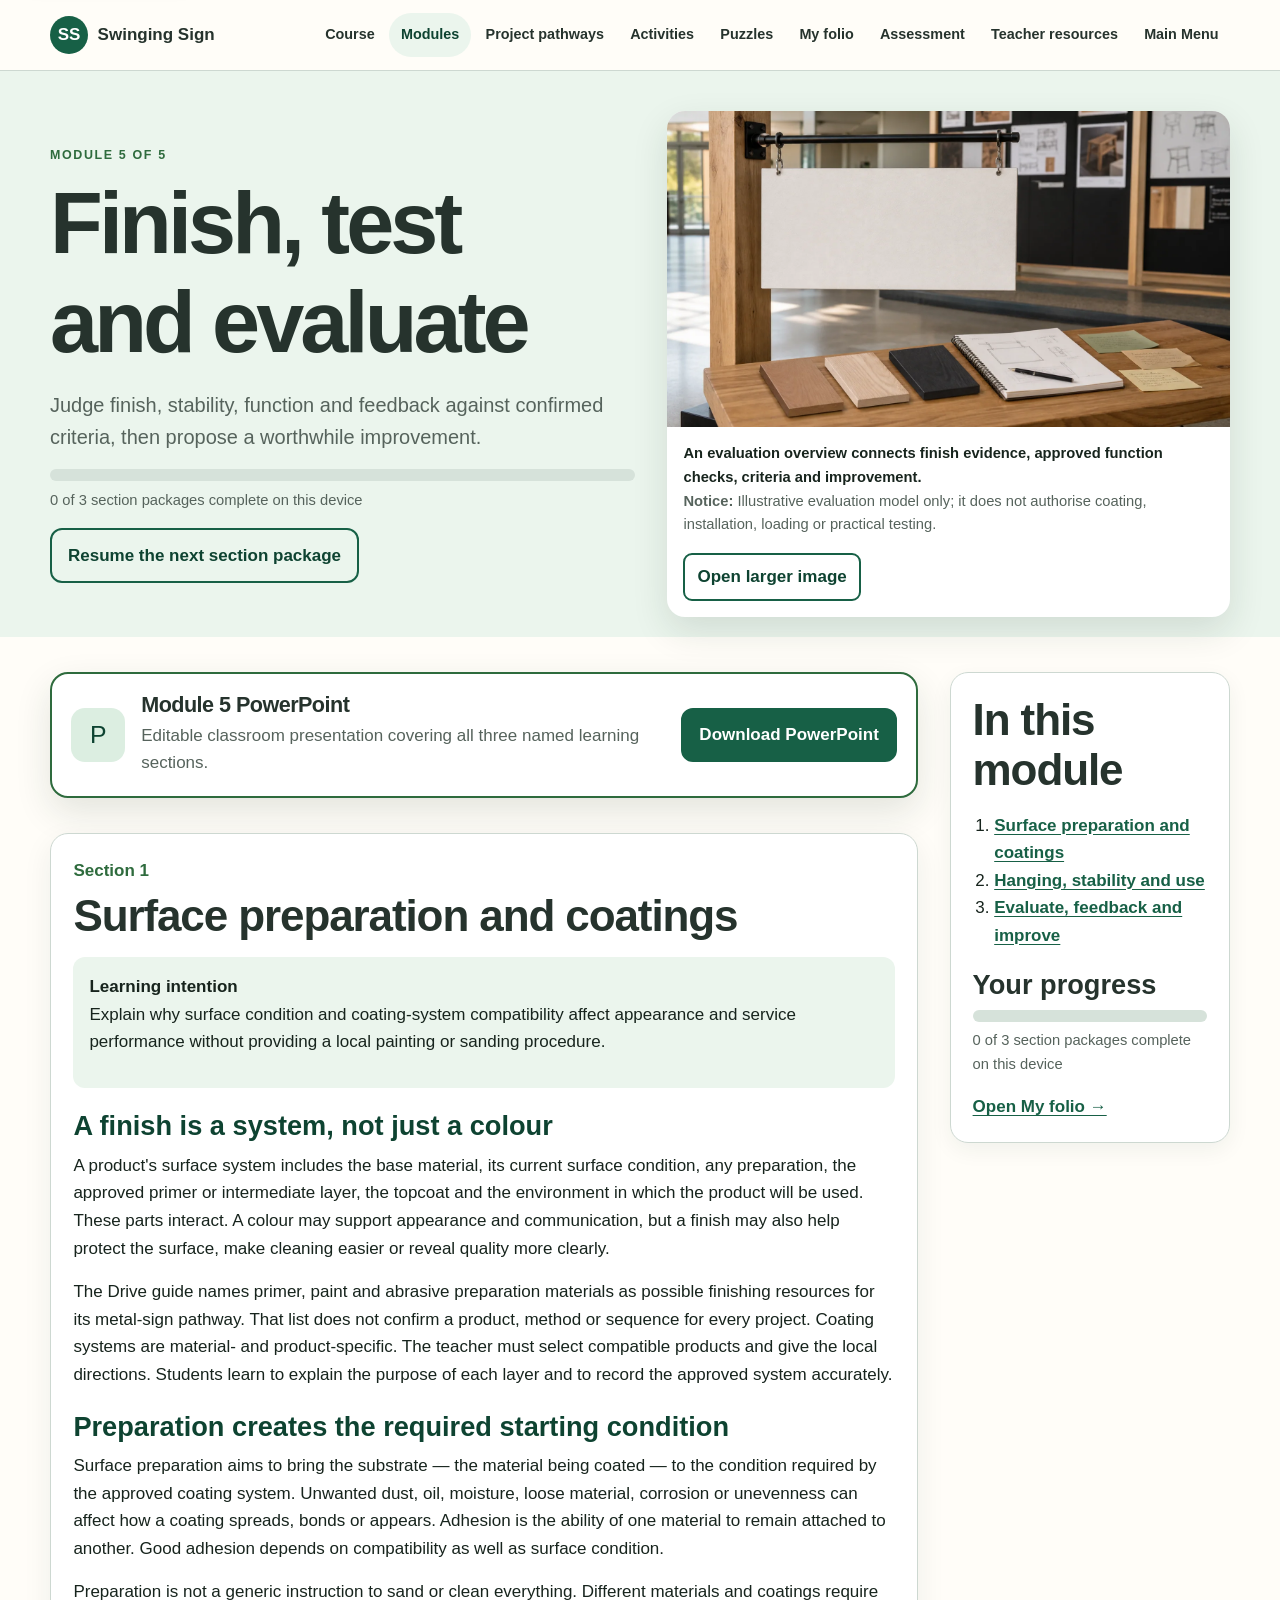
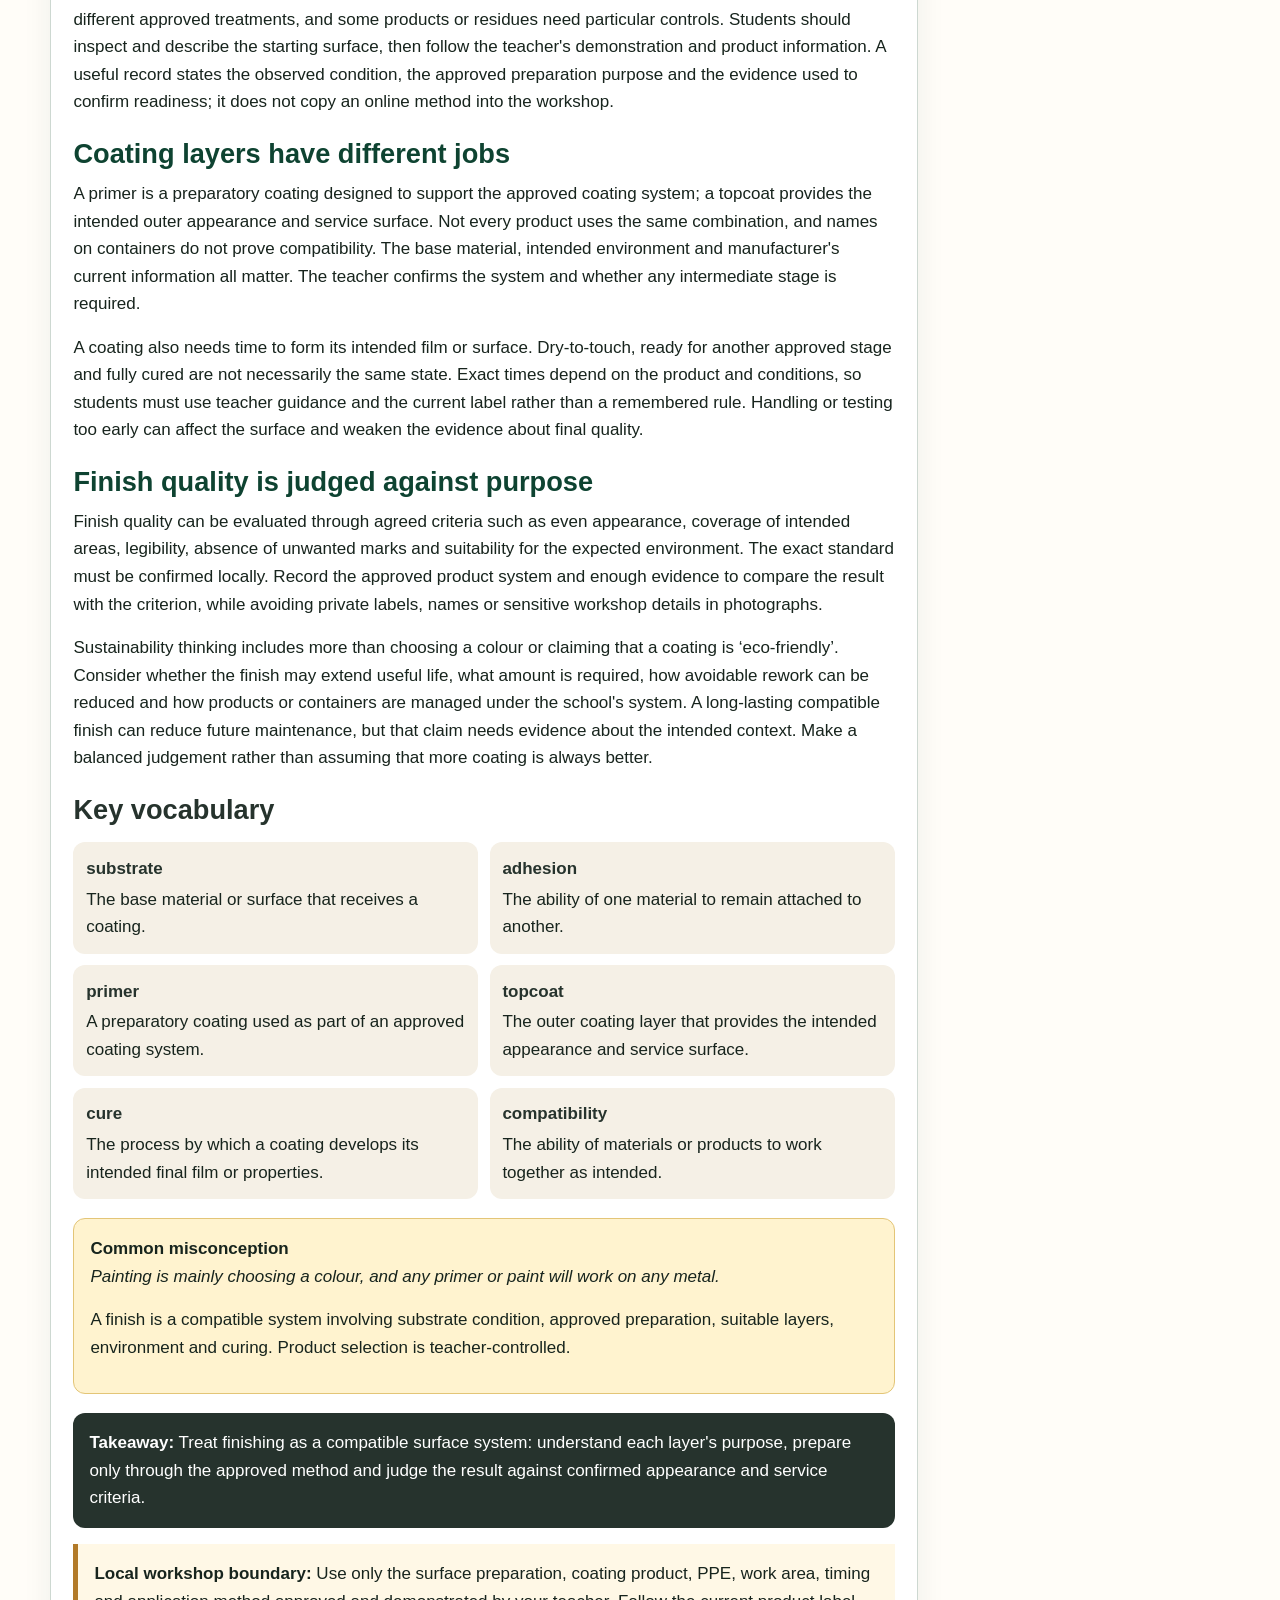
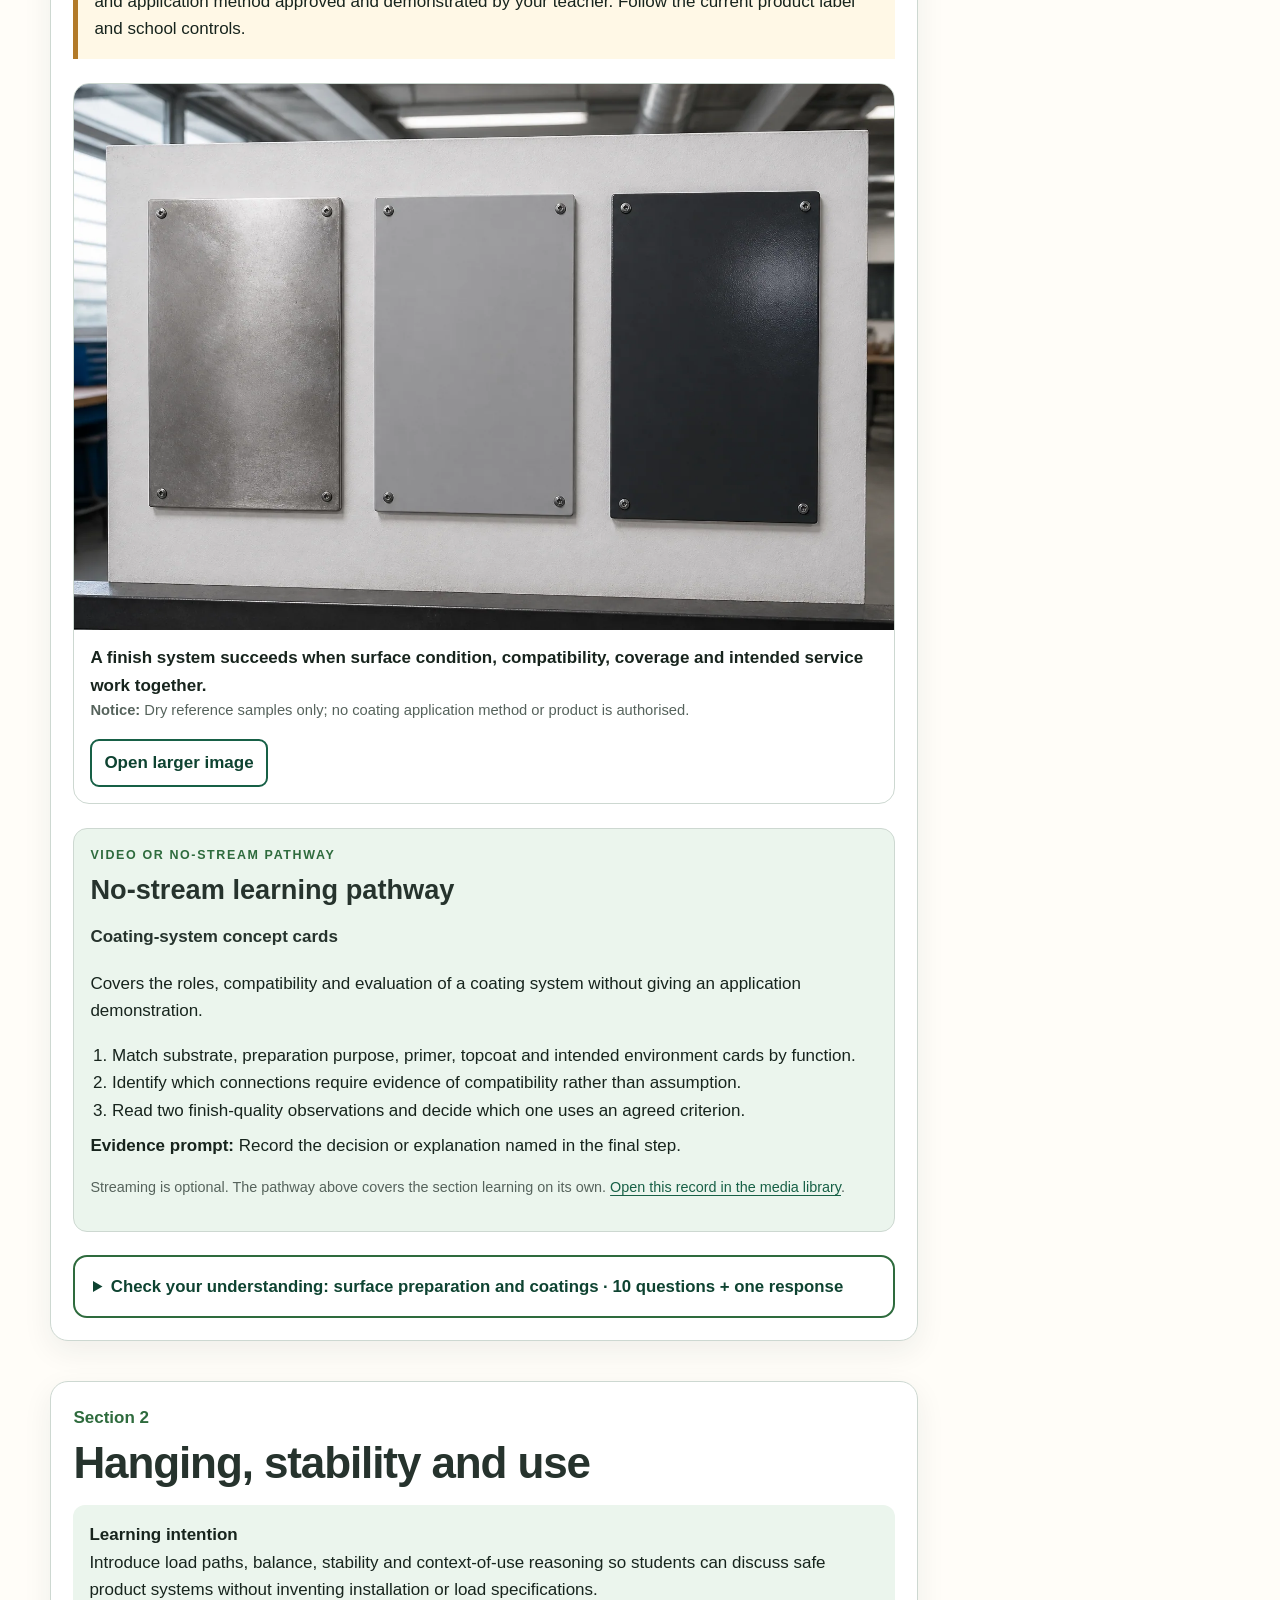
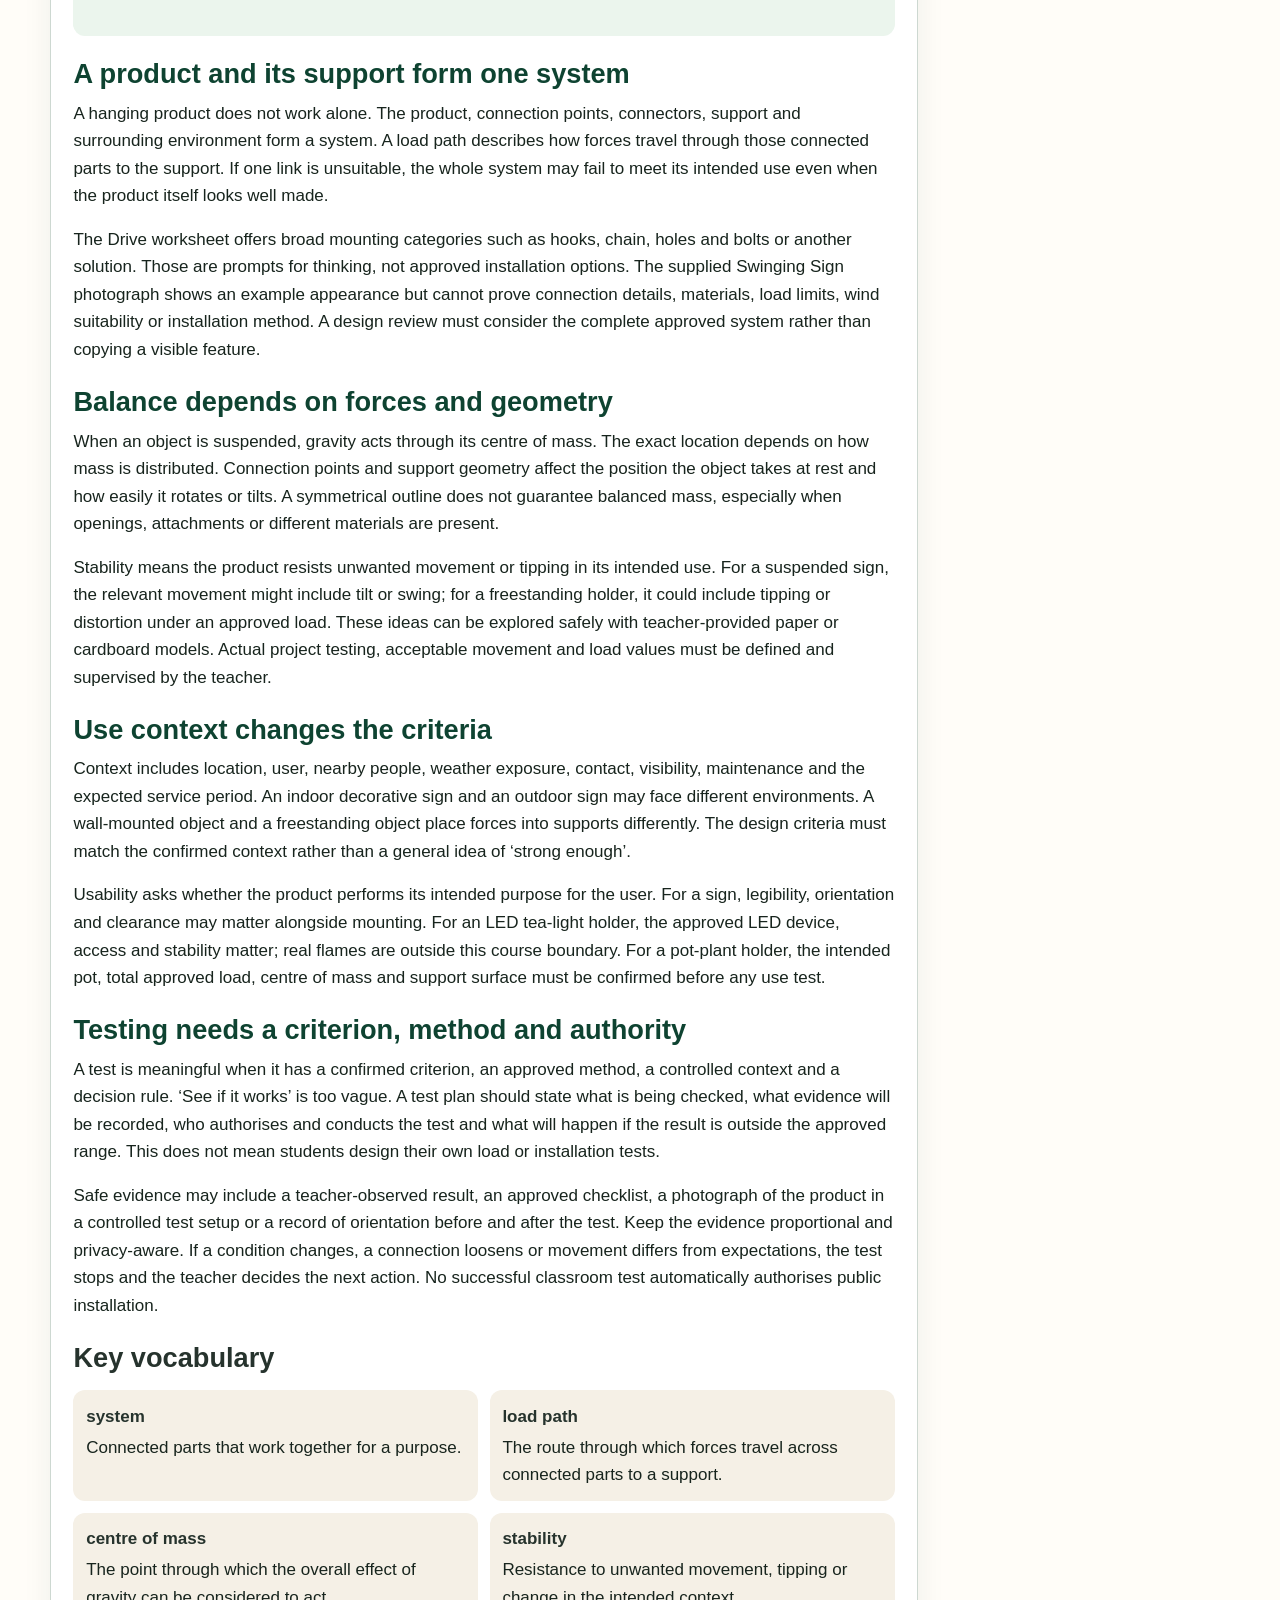
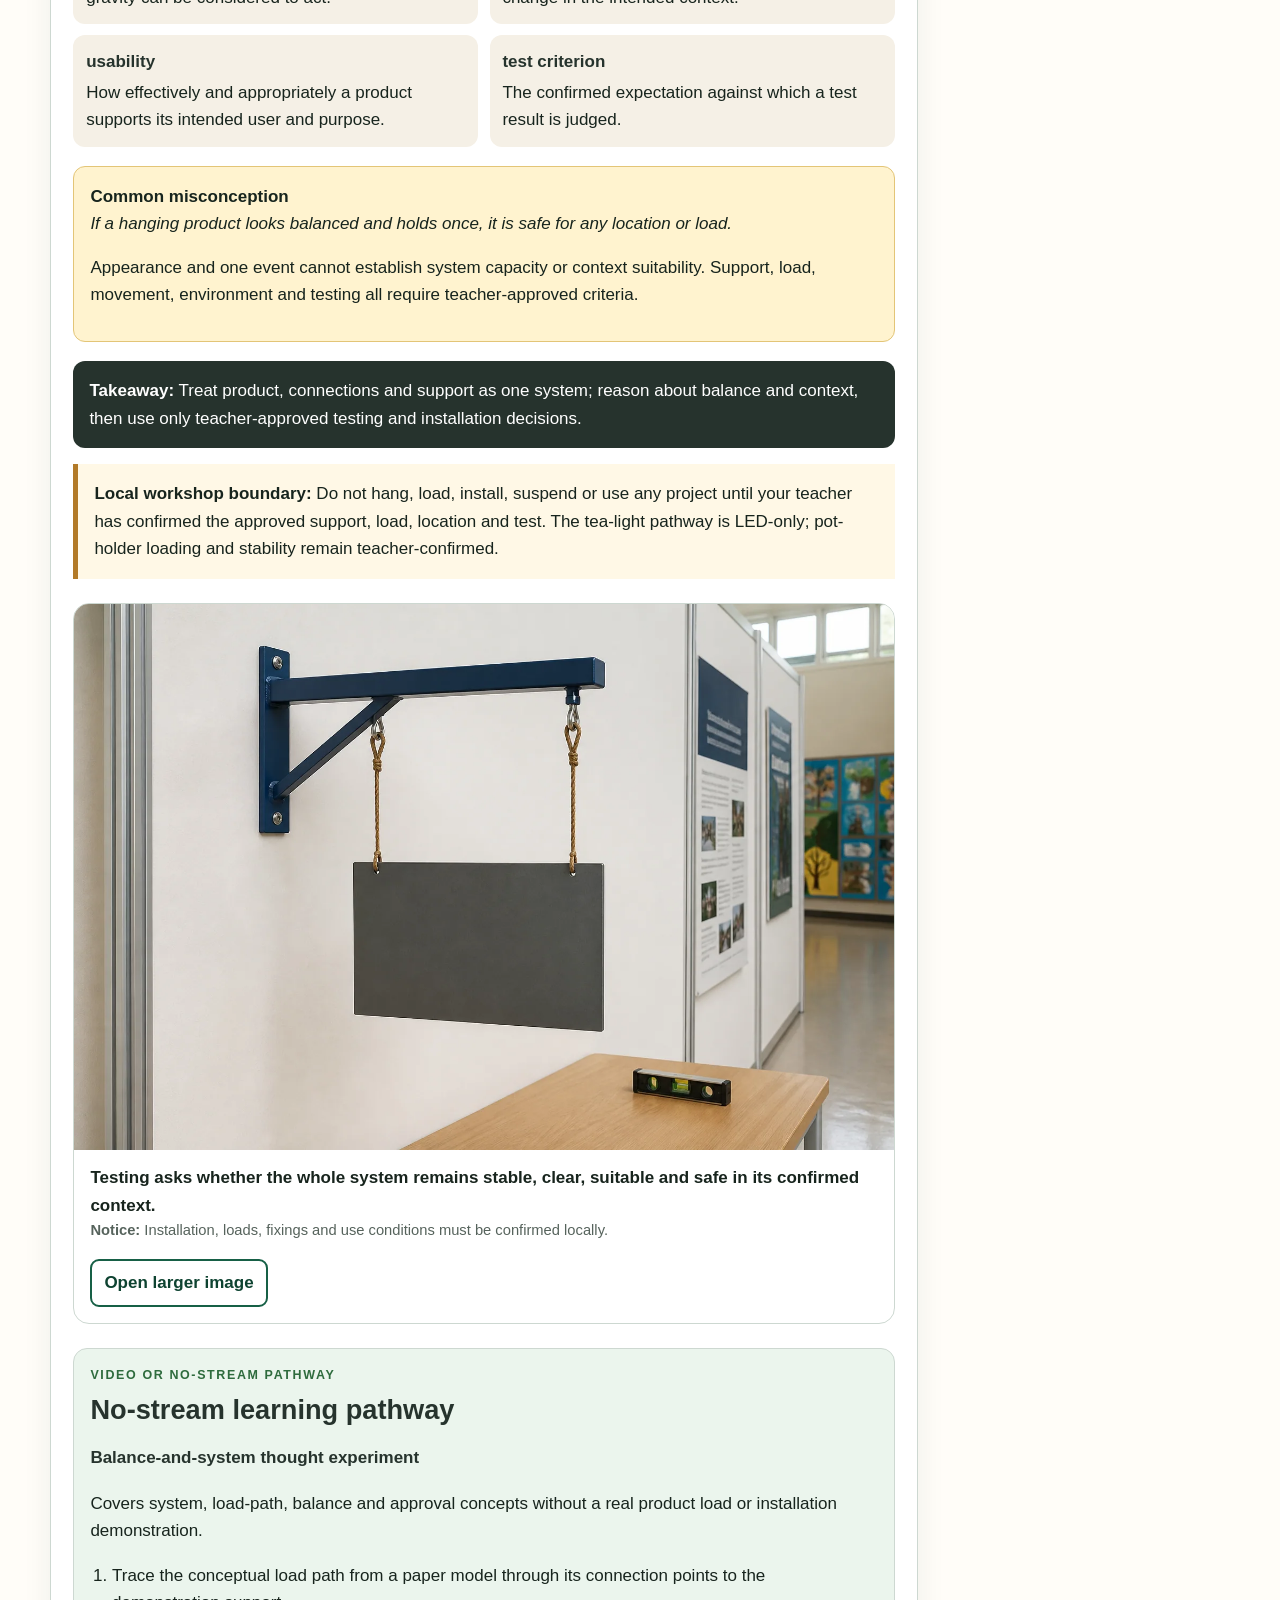
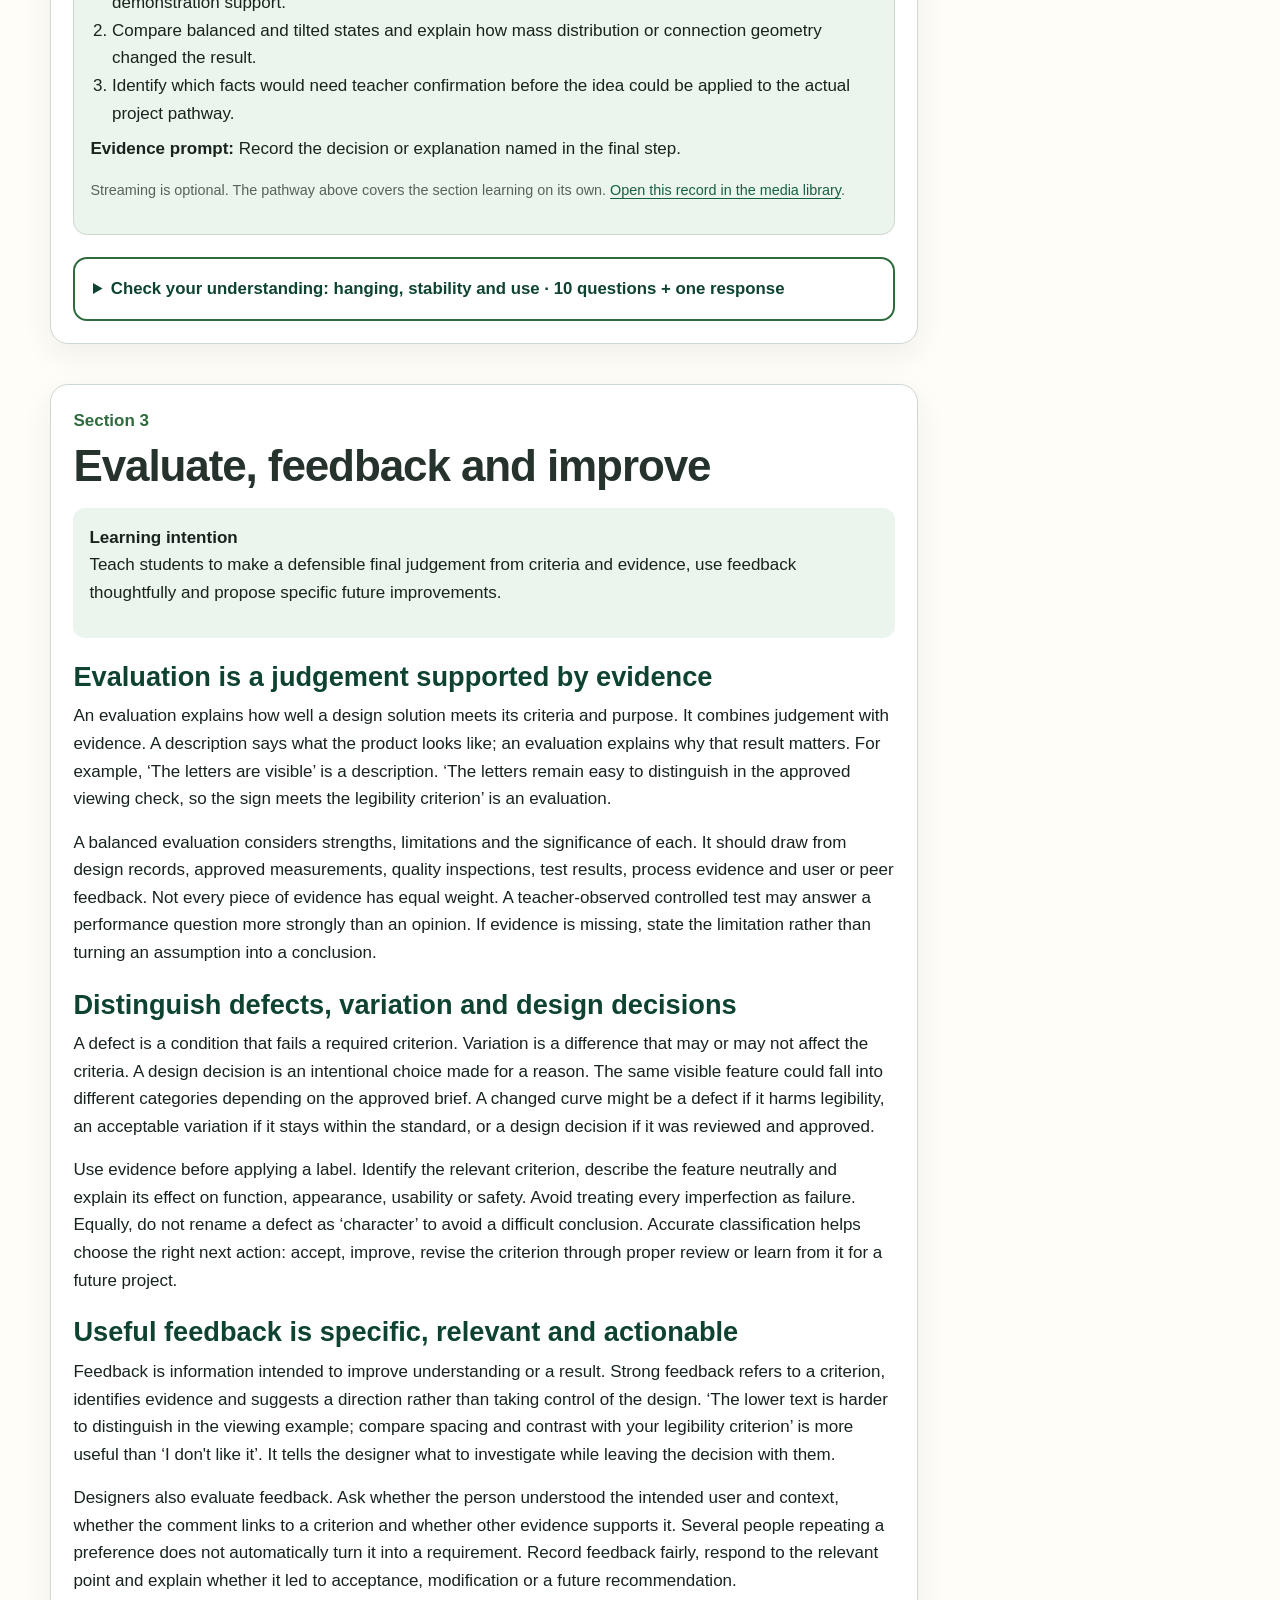
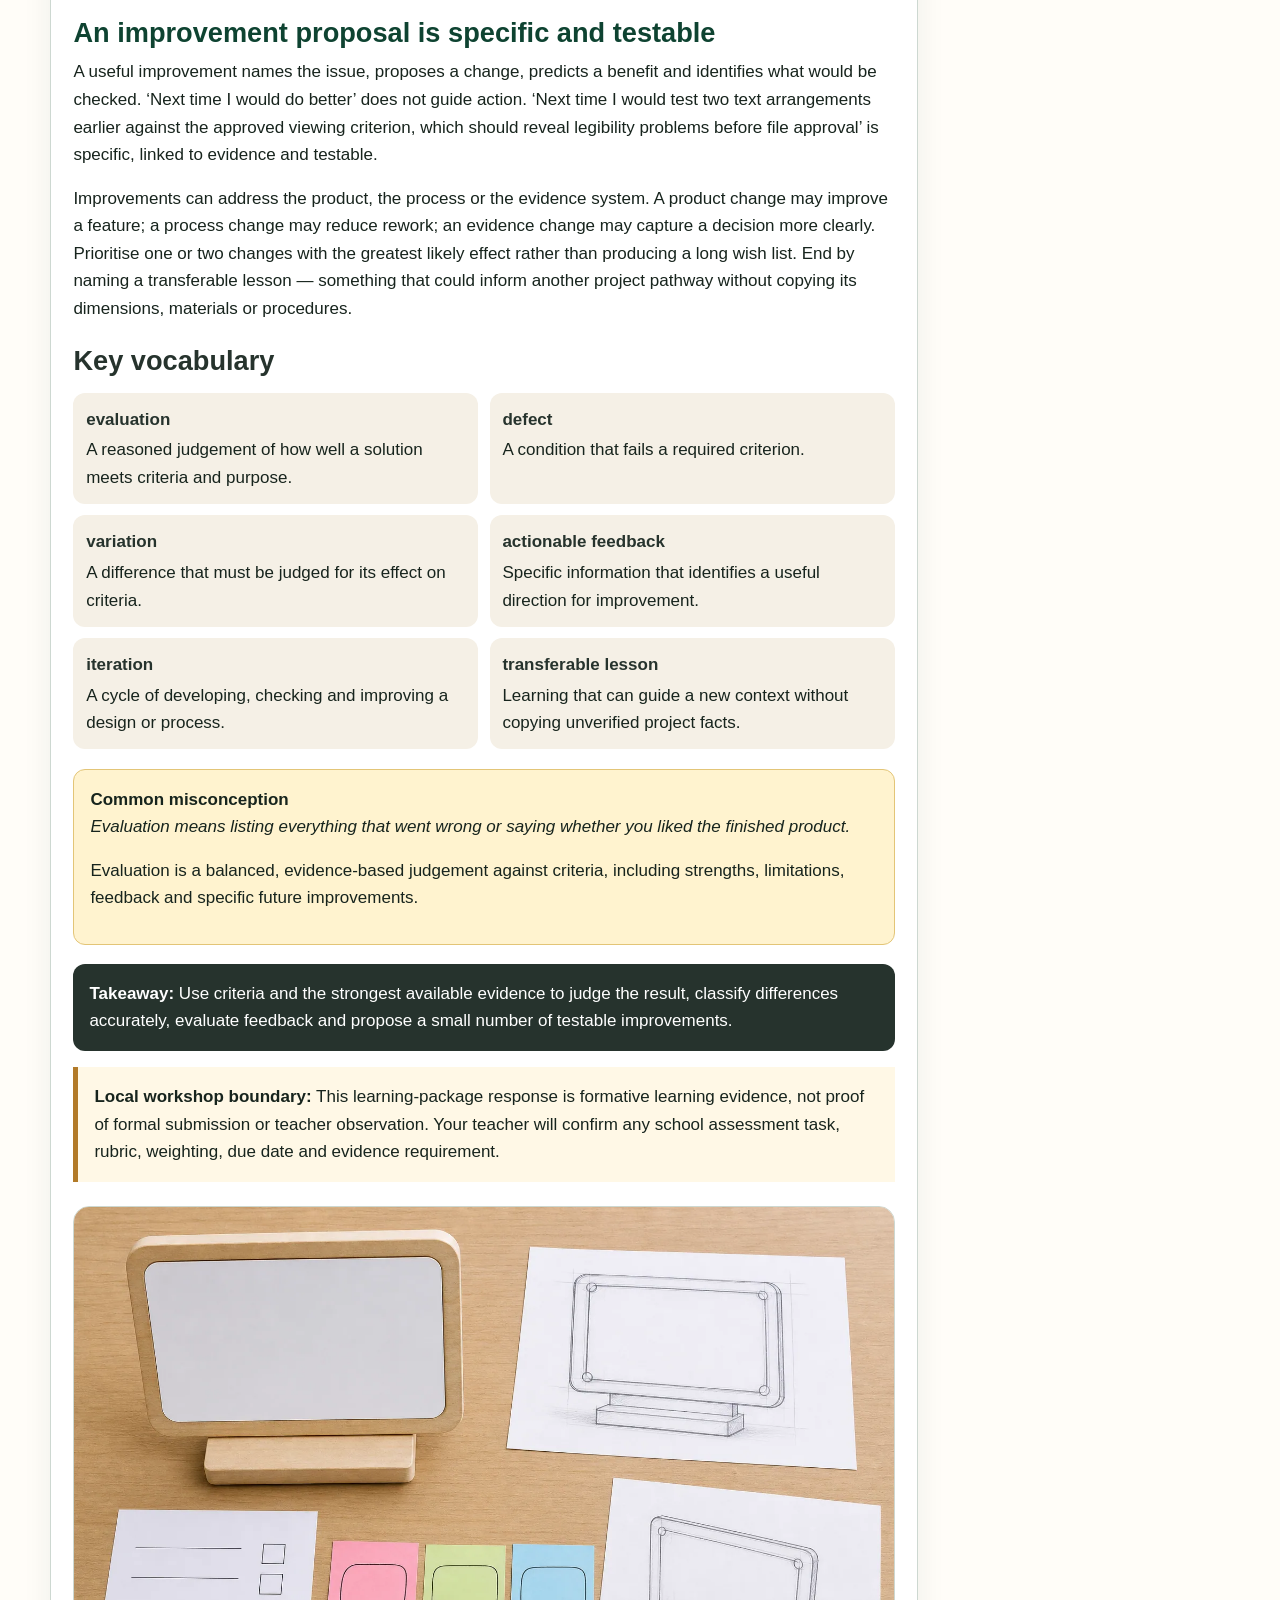
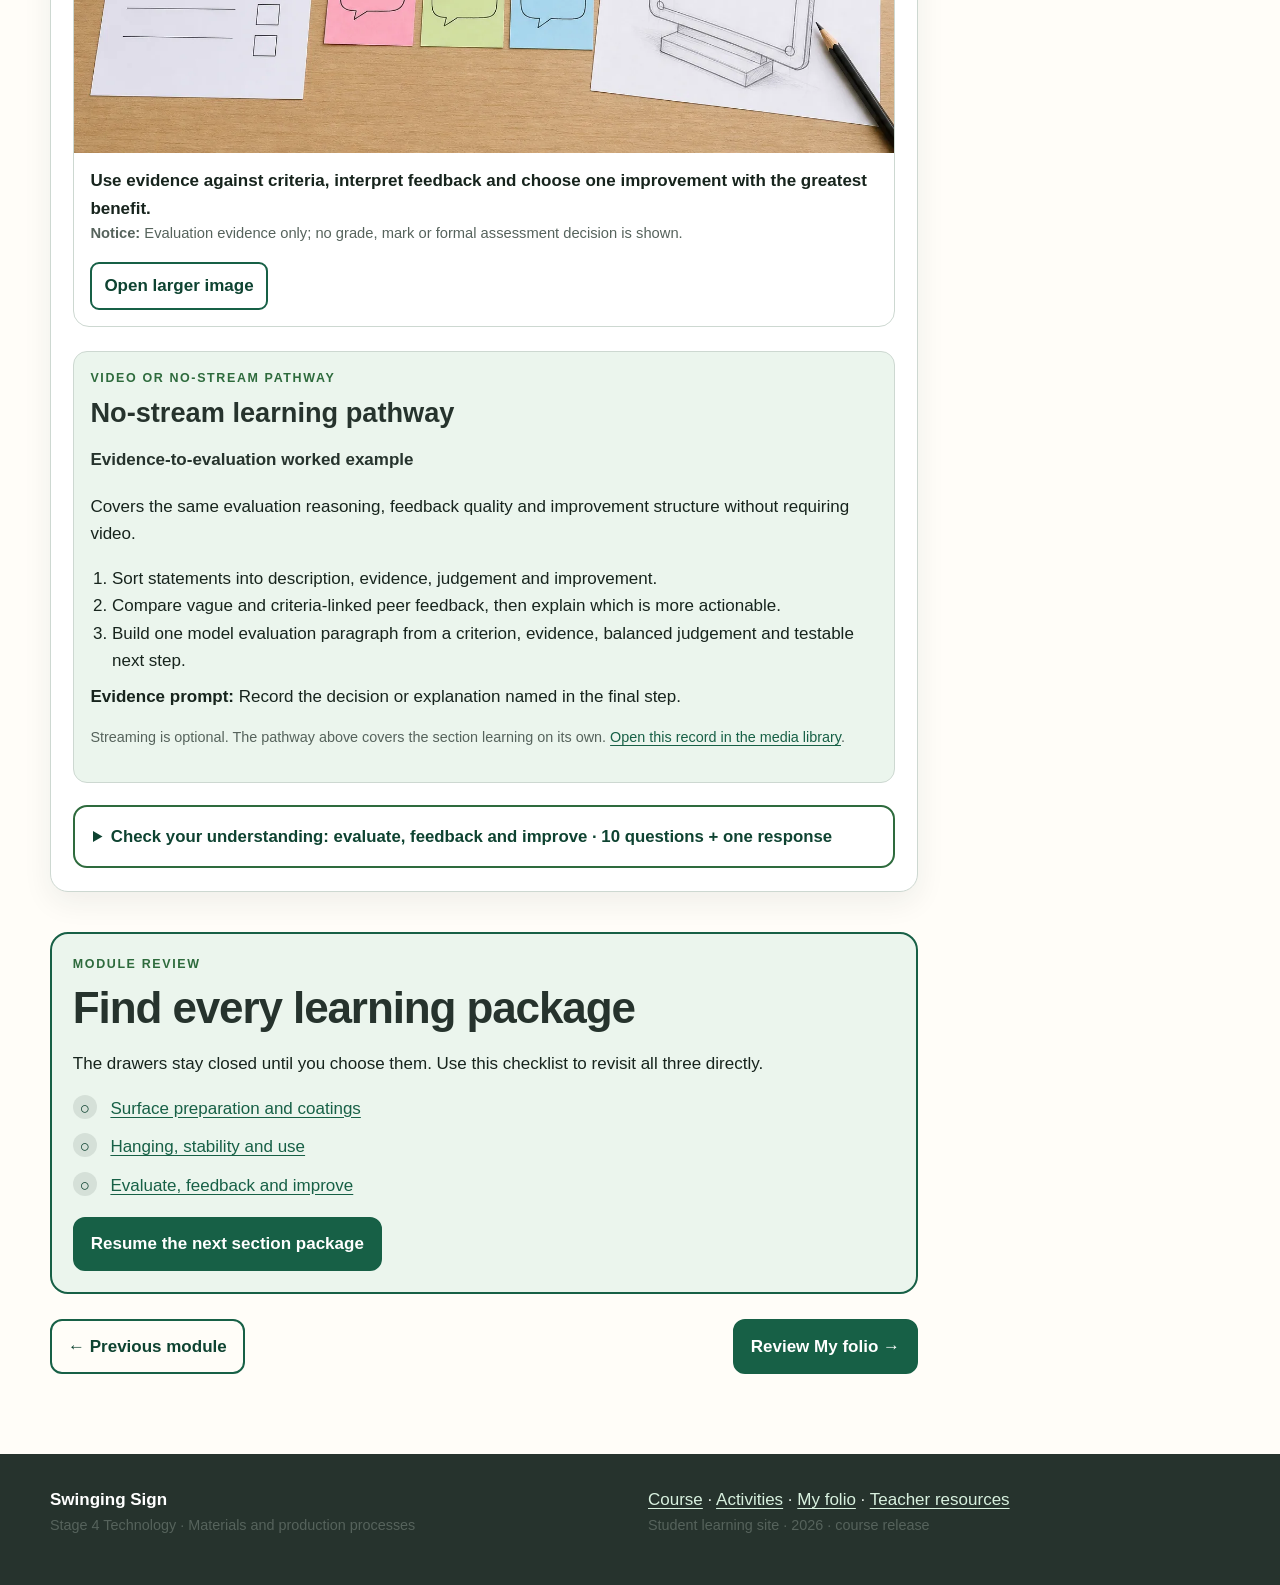
<file: modules/module-05.html>
<!doctype html>
<html lang="en-AU">
<head>
  <meta charset="utf-8">
  <meta name="viewport" content="width=device-width, initial-scale=1">
  <link rel="icon" href="data:,">
  <meta name="description" content="Judge finish, stability, function and feedback against confirmed criteria, then propose a worthwhile improvement.">
  <title>Module 5: Finish, test and evaluate | Swinging Sign</title>
  <link rel="stylesheet" href="../styles.css?v=20260901-1">
  
</head>
<body data-module="5" data-module-id="m05-finish-test-and-evaluate">

<a class="skip-link" href="#main">Skip to main content</a>
<header class="site-header">
  <div class="nav-wrap">
    <a class="brand" href="../index.html"><span class="brand-mark" aria-hidden="true">SS</span><span>Swinging Sign</span></a>
    <button class="nav-toggle" type="button" aria-expanded="false" aria-controls="site-nav">Menu</button>
    <nav class="site-nav" id="site-nav" aria-label="Main navigation"><a href="../index.html">Course</a><a aria-current="page" href="../index.html#modules">Modules</a><a href="../project-pathways.html">Project pathways</a><a href="../activities.html">Activities</a><a href="../puzzles.html">Puzzles</a><a href="../folio.html">My folio</a><a href="../assessment.html">Assessment</a><a href="../teacher-resources.html">Teacher resources</a><a href="https://stevencowell.github.io/Main-Page/">Main Menu</a></nav>
  </div>
</header>
<main id="main">
  <section class="module-hero" id="module-hero">
    <div class="wrap module-hero__grid">
      <div><p class="eyebrow">Module 5 of 5</p><h1>Finish, test and evaluate</h1><p class="lede">Judge finish, stability, function and feedback against confirmed criteria, then propose a worthwhile improvement.</p><div class="progress-shell" aria-hidden="true"><div class="progress-bar" data-module-progress></div></div><p class="progress-copy" data-module-progress-text></p><a class="button secondary" data-module-resume href="#module-05-review">Resume this module</a></div>
      <figure class="module-hero__image"><img src="../assets/teaching/module-05-overview.webp" alt="Dry finish samples, a blank hanging-sign concept, criteria notes and feedback arranged as an evaluation overview."><div class="visual-meta visual-meta--compact"><figcaption>An evaluation overview connects finish evidence, approved function checks, criteria and improvement.</figcaption><p class="notice"><strong>Notice:</strong> Illustrative evaluation model only; it does not authorise coating, installation, loading or practical testing.</p><button class="open-larger" type="button" data-image-open data-image-src="../assets/teaching/module-05-overview.webp" data-image-title="Module 5: Finish, test and evaluate">Open larger image</button></div></figure>
    </div>
  </section>
  <div class="wrap module-layout">
    <article class="module-main">
      <section class="presentation-card" id="module-05-presentation" data-module-presentation>
        <div class="presentation-icon" aria-hidden="true">P</div>
        <div><h2>Module 5 PowerPoint</h2><p>Editable classroom presentation covering all three named learning sections.</p></div>
        <a class="button" id="module-05-presentation-download" data-module-presentation-download href="../resources/presentations/Swinging-Sign-Module-05-finish-test-and-evaluate.pptx" download>Download PowerPoint</a>
      </section>
      <section class="learning-section" id="m05s01-surface-preparation-and-coatings" data-section-container data-section-id="m05s01-surface-preparation-and-coatings">
  <div class="theory-section" id="m05s01-surface-preparation-and-coatings-theory"><p class="section-kicker">Section 1</p><h2>Surface preparation and coatings</h2><div class="learning-intention"><strong>Learning intention</strong><p>Explain why surface condition and coating-system compatibility affect appearance and service performance without providing a local painting or sanding procedure.</p></div><section class="theory-block" id="help-m05s01-surface-system"><h3>A finish is a system, not just a colour</h3><p>A product&#x27;s surface system includes the base material, its current surface condition, any preparation, the approved primer or intermediate layer, the topcoat and the environment in which the product will be used. These parts interact. A colour may support appearance and communication, but a finish may also help protect the surface, make cleaning easier or reveal quality more clearly.</p><p>The Drive guide names primer, paint and abrasive preparation materials as possible finishing resources for its metal-sign pathway. That list does not confirm a product, method or sequence for every project. Coating systems are material- and product-specific. The teacher must select compatible products and give the local directions. Students learn to explain the purpose of each layer and to record the approved system accurately.</p></section><section class="theory-block" id="help-m05s01-preparation"><h3>Preparation creates the required starting condition</h3><p>Surface preparation aims to bring the substrate — the material being coated — to the condition required by the approved coating system. Unwanted dust, oil, moisture, loose material, corrosion or unevenness can affect how a coating spreads, bonds or appears. Adhesion is the ability of one material to remain attached to another. Good adhesion depends on compatibility as well as surface condition.</p><p>Preparation is not a generic instruction to sand or clean everything. Different materials and coatings require different approved treatments, and some products or residues need particular controls. Students should inspect and describe the starting surface, then follow the teacher&#x27;s demonstration and product information. A useful record states the observed condition, the approved preparation purpose and the evidence used to confirm readiness; it does not copy an online method into the workshop.</p></section><section class="theory-block" id="help-m05s01-coating-layers"><h3>Coating layers have different jobs</h3><p>A primer is a preparatory coating designed to support the approved coating system; a topcoat provides the intended outer appearance and service surface. Not every product uses the same combination, and names on containers do not prove compatibility. The base material, intended environment and manufacturer&#x27;s current information all matter. The teacher confirms the system and whether any intermediate stage is required.</p><p>A coating also needs time to form its intended film or surface. Dry-to-touch, ready for another approved stage and fully cured are not necessarily the same state. Exact times depend on the product and conditions, so students must use teacher guidance and the current label rather than a remembered rule. Handling or testing too early can affect the surface and weaken the evidence about final quality.</p></section><section class="theory-block" id="help-m05s01-finish-evidence"><h3>Finish quality is judged against purpose</h3><p>Finish quality can be evaluated through agreed criteria such as even appearance, coverage of intended areas, legibility, absence of unwanted marks and suitability for the expected environment. The exact standard must be confirmed locally. Record the approved product system and enough evidence to compare the result with the criterion, while avoiding private labels, names or sensitive workshop details in photographs.</p><p>Sustainability thinking includes more than choosing a colour or claiming that a coating is ‘eco-friendly’. Consider whether the finish may extend useful life, what amount is required, how avoidable rework can be reduced and how products or containers are managed under the school&#x27;s system. A long-lasting compatible finish can reduce future maintenance, but that claim needs evidence about the intended context. Make a balanced judgement rather than assuming that more coating is always better.</p></section><h3>Key vocabulary</h3><dl class="vocabulary-grid"><div class="vocab-item"><dt>substrate</dt><dd>The base material or surface that receives a coating.</dd></div><div class="vocab-item"><dt>adhesion</dt><dd>The ability of one material to remain attached to another.</dd></div><div class="vocab-item"><dt>primer</dt><dd>A preparatory coating used as part of an approved coating system.</dd></div><div class="vocab-item"><dt>topcoat</dt><dd>The outer coating layer that provides the intended appearance and service surface.</dd></div><div class="vocab-item"><dt>cure</dt><dd>The process by which a coating develops its intended final film or properties.</dd></div><div class="vocab-item"><dt>compatibility</dt><dd>The ability of materials or products to work together as intended.</dd></div></dl><div class="misconception"><strong>Common misconception</strong><p><em>Painting is mainly choosing a colour, and any primer or paint will work on any metal.</em></p><p>A finish is a compatible system involving substrate condition, approved preparation, suitable layers, environment and curing. Product selection is teacher-controlled.</p></div><p class="takeaway"><strong>Takeaway:</strong> Treat finishing as a compatible surface system: understand each layer&#x27;s purpose, prepare only through the approved method and judge the result against confirmed appearance and service criteria.</p><p class="local-boundary"><strong>Local workshop boundary:</strong> Use only the surface preparation, coating product, PPE, work area, timing and application method approved and demonstrated by your teacher. Follow the current product label and school controls.</p></div>
  <figure class="learning-visual" id="visual-m05s01-surface-preparation-and-coatings">
  <img src="../assets/teaching/m05s01-surface-preparation-coatings.webp" alt="Three dry metal finish samples show a bare prepared surface, an even primer-like layer and a dark top coat." loading="lazy">
  <div class="visual-meta"><figcaption>A finish system succeeds when surface condition, compatibility, coverage and intended service work together.</figcaption><p class="notice"><strong>Notice:</strong> Dry reference samples only; no coating application method or product is authorised.</p><button class="open-larger" type="button" data-image-open data-image-src="../assets/teaching/m05s01-surface-preparation-coatings.webp" data-image-title="Surface preparation and coatings">Open larger image</button></div>
</figure>
  <div class="media-pathway" id="media-m05s01-surface-preparation-and-coatings">
  <p class="eyebrow">Video or no-stream pathway</p>
  <h3>No-stream learning pathway</h3>

  <h4>Coating-system concept cards</h4>
  <p>Covers the roles, compatibility and evaluation of a coating system without giving an application demonstration.</p>
  <ol><li>Match substrate, preparation purpose, primer, topcoat and intended environment cards by function.</li><li>Identify which connections require evidence of compatibility rather than assumption.</li><li>Read two finish-quality observations and decide which one uses an agreed criterion.</li></ol>
  <p><strong>Evidence prompt:</strong> Record the decision or explanation named in the final step.</p>
  <p class="fine">Streaming is optional. The pathway above covers the section learning on its own. <a href="../videos.html#m05s01-surface-preparation-and-coatings-media">Open this record in the media library</a>.</p>
</div>
  <span id="m05s01-surface-preparation-and-coatings-learning-end" hidden aria-hidden="true"></span><details class="learning-package" id="package-m05s01-surface-preparation-and-coatings" data-section-id="m05s01-surface-preparation-and-coatings" data-section-title="Surface preparation and coatings" data-storage-key="tas:stage4-swinging-sign:learning:m05s01-surface-preparation-and-coatings:v1">
  <summary id="summary-m05s01-surface-preparation-and-coatings">Check your understanding: surface preparation and coatings · 10 questions + one response</summary>
  <div class="package-body">
    <p><span class="package-label">Formative learning evidence</span></p>
    <p>Answer all ten questions, use the feedback to revisit exact help, then complete the scaffolded response. Work saves only in this browser.</p>
    <fieldset class="mcq-question" id="m05s01-q01" data-question-id="m05s01-q01">
  <legend>1. Why is a finish described as a system?</legend>
  <label class="option-row"><input type="radio" name="m05s01-q01" value="a" data-feedback="Correct. Finish performance depends on connected parts, not colour alone. Review #help-m05s01-surface-system."><span>The substrate, preparation, layers and environment interact</span></label><label class="option-row"><input type="radio" name="m05s01-q01" value="b" data-feedback="Different materials and contexts can require different approved systems. Revisit #help-m05s01-surface-system."><span>Every surface must use the same products</span></label><label class="option-row"><input type="radio" name="m05s01-q01" value="c" data-feedback="Appearance cannot confirm products or preparation. Review #help-m05s01-surface-system."><span>The photograph provides the full coating specification</span></label>
  <button class="check-question" type="button" data-check-question>Check response</button>
  <p class="question-feedback" data-question-feedback tabindex="-1">Choose a response, then check it for feedback.</p>
  <p class="fine">Need help? <a href="#help-m05s01-surface-system">Return to the exact explanation</a>.</p>
</fieldset><fieldset class="mcq-question" id="m05s01-q02" data-question-id="m05s01-q02">
  <legend>2. What is the substrate?</legend>
  <label class="option-row"><input type="radio" name="m05s01-q02" value="a" data-feedback="That is evidence, not the material receiving a coating. Revisit #help-m05s01-preparation."><span>The final evaluation paragraph</span></label><label class="option-row"><input type="radio" name="m05s01-q02" value="b" data-feedback="Correct. Its condition and compatibility matter to the system. Review #help-m05s01-preparation."><span>The base material or surface receiving the coating</span></label><label class="option-row"><input type="radio" name="m05s01-q02" value="c" data-feedback="A substrate is defined by its role in the coating system, not one possible component. Review #help-m05s01-preparation."><span>The hanging wire only</span></label>
  <button class="check-question" type="button" data-check-question>Check response</button>
  <p class="question-feedback" data-question-feedback tabindex="-1">Choose a response, then check it for feedback.</p>
  <p class="fine">Need help? <a href="#help-m05s01-preparation">Return to the exact explanation</a>.</p>
</fieldset><fieldset class="mcq-question" id="m05s01-q03" data-question-id="m05s01-q03">
  <legend>3. What is adhesion?</legend>
  <label class="option-row"><input type="radio" name="m05s01-q03" value="a" data-feedback="Brightness is an appearance feature, not attachment. Revisit #help-m05s01-preparation."><span>The brightness of a colour</span></label><label class="option-row"><input type="radio" name="m05s01-q03" value="b" data-feedback="Correct. Surface condition and compatibility influence adhesion. Review #help-m05s01-preparation."><span>The ability of one material to remain attached to another</span></label><label class="option-row"><input type="radio" name="m05s01-q03" value="c" data-feedback="Mass and adhesion are separate properties. Review #help-m05s01-preparation."><span>The mass of the whole project</span></label>
  <button class="check-question" type="button" data-check-question>Check response</button>
  <p class="question-feedback" data-question-feedback tabindex="-1">Choose a response, then check it for feedback.</p>
  <p class="fine">Need help? <a href="#help-m05s01-preparation">Return to the exact explanation</a>.</p>
</fieldset><fieldset class="mcq-question" id="m05s01-q04" data-question-id="m05s01-q04">
  <legend>4. Why does this course not give one preparation method for every project?</legend>
  <label class="option-row"><input type="radio" name="m05s01-q04" value="a" data-feedback="Correct. Those facts must be confirmed by the teacher. Review #help-m05s01-preparation."><span>Preparation depends on the approved material, coating, condition and local controls</span></label><label class="option-row"><input type="radio" name="m05s01-q04" value="b" data-feedback="Surface condition can strongly affect coating behaviour. Revisit #help-m05s01-preparation."><span>Surface condition never matters</span></label><label class="option-row"><input type="radio" name="m05s01-q04" value="c" data-feedback="Improvisation is outside the local safety and product boundary. Review #help-m05s01-preparation."><span>Students should invent their own method</span></label>
  <button class="check-question" type="button" data-check-question>Check response</button>
  <p class="question-feedback" data-question-feedback tabindex="-1">Choose a response, then check it for feedback.</p>
  <p class="fine">Need help? <a href="#help-m05s01-preparation">Return to the exact explanation</a>.</p>
</fieldset><fieldset class="mcq-question" id="m05s01-q05" data-question-id="m05s01-q05">
  <legend>5. What is the usual conceptual role of a primer?</legend>
  <label class="option-row"><input type="radio" name="m05s01-q05" value="a" data-feedback="Correct. Its use and compatibility still require confirmation. Review #help-m05s01-coating-layers."><span>It is a preparatory coating within an approved system</span></label><label class="option-row"><input type="radio" name="m05s01-q05" value="b" data-feedback="The outer service surface is generally the topcoat, and systems vary. Revisit #help-m05s01-coating-layers."><span>It is always the final visible colour</span></label><label class="option-row"><input type="radio" name="m05s01-q05" value="c" data-feedback="Primer does not make substrate condition irrelevant. Review #help-m05s01-coating-layers."><span>It replaces all surface preparation</span></label>
  <button class="check-question" type="button" data-check-question>Check response</button>
  <p class="question-feedback" data-question-feedback tabindex="-1">Choose a response, then check it for feedback.</p>
  <p class="fine">Need help? <a href="#help-m05s01-coating-layers">Return to the exact explanation</a>.</p>
</fieldset><fieldset class="mcq-question" id="m05s01-q06" data-question-id="m05s01-q06">
  <legend>6. Why are ‘dry to touch’ and ‘fully cured’ not treated as identical?</legend>
  <label class="option-row"><input type="radio" name="m05s01-q06" value="a" data-feedback="Curing concerns development of the coating film, not colour selection. Revisit #help-m05s01-coating-layers."><span>Curing is only a colour choice</span></label><label class="option-row"><input type="radio" name="m05s01-q06" value="b" data-feedback="Times vary with product and conditions; no universal time is authorised here. Review #help-m05s01-coating-layers."><span>Every product reaches both states at the same fixed time</span></label><label class="option-row"><input type="radio" name="m05s01-q06" value="c" data-feedback="Correct. Use the teacher&#x27;s directions and current product information. Review #help-m05s01-coating-layers."><span>A surface can feel dry before the coating develops its intended final film</span></label>
  <button class="check-question" type="button" data-check-question>Check response</button>
  <p class="question-feedback" data-question-feedback tabindex="-1">Choose a response, then check it for feedback.</p>
  <p class="fine">Need help? <a href="#help-m05s01-coating-layers">Return to the exact explanation</a>.</p>
</fieldset><fieldset class="mcq-question" id="m05s01-q07" data-question-id="m05s01-q07">
  <legend>7. Which is a criteria-based finish observation?</legend>
  <label class="option-row"><input type="radio" name="m05s01-q07" value="a" data-feedback="That is preference, not evidence of finish quality. Revisit #help-m05s01-finish-evidence."><span>‘I like dark colours’</span></label><label class="option-row"><input type="radio" name="m05s01-q07" value="b" data-feedback="Amount must follow the approved system; more is not automatically better. Review #help-m05s01-finish-evidence."><span>‘More coating must always be better’</span></label><label class="option-row"><input type="radio" name="m05s01-q07" value="c" data-feedback="Correct. It identifies area, condition and reference. Review #help-m05s01-finish-evidence."><span>‘The intended face has consistent coverage when compared with the approved sample’</span></label>
  <button class="check-question" type="button" data-check-question>Check response</button>
  <p class="question-feedback" data-question-feedback tabindex="-1">Choose a response, then check it for feedback.</p>
  <p class="fine">Need help? <a href="#help-m05s01-finish-evidence">Return to the exact explanation</a>.</p>
</fieldset><fieldset class="mcq-question" id="m05s01-q08" data-question-id="m05s01-q08">
  <legend>8. Which sustainability claim is best supported?</legend>
  <label class="option-row"><input type="radio" name="m05s01-q08" value="a" data-feedback="Correct. This is conditional and connects finish to service life. Review #help-m05s01-finish-evidence."><span>‘A compatible finish may extend service life in the confirmed context, reducing avoidable refinishing’</span></label><label class="option-row"><input type="radio" name="m05s01-q08" value="b" data-feedback="Colour alone does not prove environmental performance. Revisit #help-m05s01-finish-evidence."><span>‘This colour is automatically eco-friendly’</span></label><label class="option-row"><input type="radio" name="m05s01-q08" value="c" data-feedback="Unnecessary material and rework can increase impacts. Review #help-m05s01-finish-evidence."><span>‘Using more product always improves sustainability’</span></label>
  <button class="check-question" type="button" data-check-question>Check response</button>
  <p class="question-feedback" data-question-feedback tabindex="-1">Choose a response, then check it for feedback.</p>
  <p class="fine">Need help? <a href="#help-m05s01-finish-evidence">Return to the exact explanation</a>.</p>
</fieldset><fieldset class="mcq-question" id="m05s01-q09" data-question-id="m05s01-q09">
  <legend>9. What evidence should guide product compatibility?</legend>
  <label class="option-row"><input type="radio" name="m05s01-q09" value="a" data-feedback="A different substrate and system may not transfer. Revisit #help-m05s01-coating-layers."><span>A friend&#x27;s result on an unknown material</span></label><label class="option-row"><input type="radio" name="m05s01-q09" value="b" data-feedback="Correct. Compatibility must be based on relevant, current evidence. Review #help-m05s01-coating-layers."><span>The teacher-approved system and current manufacturer information</span></label><label class="option-row"><input type="radio" name="m05s01-q09" value="c" data-feedback="Packaging appearance does not establish chemical or service compatibility. Review #help-m05s01-coating-layers."><span>Matching container colours</span></label>
  <button class="check-question" type="button" data-check-question>Check response</button>
  <p class="question-feedback" data-question-feedback tabindex="-1">Choose a response, then check it for feedback.</p>
  <p class="fine">Need help? <a href="#help-m05s01-coating-layers">Return to the exact explanation</a>.</p>
</fieldset><fieldset class="mcq-question" id="m05s01-q10" data-question-id="m05s01-q10">
  <legend>10. What should a student record before an approved coating stage?</legend>
  <label class="option-row"><input type="radio" name="m05s01-q10" value="a" data-feedback="External methods do not replace local product and safety controls. Revisit #help-m05s01-preparation."><span>An unverified online procedure</span></label><label class="option-row"><input type="radio" name="m05s01-q10" value="b" data-feedback="Colour does not establish surface readiness or system compatibility. Review #help-m05s01-preparation."><span>Only the preferred colour</span></label><label class="option-row"><input type="radio" name="m05s01-q10" value="c" data-feedback="Correct. This shows why the stage is ready without inventing a method. Review #help-m05s01-preparation."><span>Observed surface condition, approved preparation purpose and readiness evidence</span></label>
  <button class="check-question" type="button" data-check-question>Check response</button>
  <p class="question-feedback" data-question-feedback tabindex="-1">Choose a response, then check it for feedback.</p>
  <p class="fine">Need help? <a href="#help-m05s01-preparation">Return to the exact explanation</a>.</p>
</fieldset>
    <section class="long-response">
      <h3>Higher-order response</h3>
      <p>Explain how a compatible surface system could support the appearance and service needs of one project pathway. Evaluate the evidence that would be needed before and after coating, without proposing an unapproved application procedure.</p>
      <h4>Use these prompts</h4><ul><li>What appearance and service criteria should the finished surface meet in the confirmed context?</li><li>How do substrate condition, preparation purpose and compatible coating layers contribute to those criteria?</li><li>What evidence would show readiness and final quality, and which product or timing facts remain teacher-controlled?</li></ul>
      <h4>Success criteria</h4><ul><li>Explains the connected roles of substrate condition, preparation, coating layers and environment.</li><li>Uses criteria-based evidence and clearly avoids inventing products, times, PPE or application methods.</li></ul>
      <label for="m05s01-lr01"><strong>Your response</strong></label>
      <textarea id="m05s01-lr01" data-learning-response placeholder="Build one connected response here. Explain your reasoning and use evidence from the section."></textarea>
    </section>
    <p class="save-status" id="save-status-m05s01-surface-preparation-and-coatings" data-save-status aria-live="polite">Nothing saved yet.</p>
    <div class="package-actions">
      <a id="resume-m05s01-surface-preparation-and-coatings" href="#package-m05s01-surface-preparation-and-coatings" data-resume-package>Resume this package</a>
      <button type="button" data-export-package>Export this package</button>
      <button type="button" data-print-package>Print this package</button>
      <button type="button" class="danger" data-reset-package>Reset only this package</button>
    </div>
  </div>
</details>
</section><section class="learning-section" id="m05s02-hanging-stability-and-use" data-section-container data-section-id="m05s02-hanging-stability-and-use">
  <div class="theory-section" id="m05s02-hanging-stability-and-use-theory"><p class="section-kicker">Section 2</p><h2>Hanging, stability and use</h2><div class="learning-intention"><strong>Learning intention</strong><p>Introduce load paths, balance, stability and context-of-use reasoning so students can discuss safe product systems without inventing installation or load specifications.</p></div><section class="theory-block" id="help-m05s02-system"><h3>A product and its support form one system</h3><p>A hanging product does not work alone. The product, connection points, connectors, support and surrounding environment form a system. A load path describes how forces travel through those connected parts to the support. If one link is unsuitable, the whole system may fail to meet its intended use even when the product itself looks well made.</p><p>The Drive worksheet offers broad mounting categories such as hooks, chain, holes and bolts or another solution. Those are prompts for thinking, not approved installation options. The supplied Swinging Sign photograph shows an example appearance but cannot prove connection details, materials, load limits, wind suitability or installation method. A design review must consider the complete approved system rather than copying a visible feature.</p></section><section class="theory-block" id="help-m05s02-balance"><h3>Balance depends on forces and geometry</h3><p>When an object is suspended, gravity acts through its centre of mass. The exact location depends on how mass is distributed. Connection points and support geometry affect the position the object takes at rest and how easily it rotates or tilts. A symmetrical outline does not guarantee balanced mass, especially when openings, attachments or different materials are present.</p><p>Stability means the product resists unwanted movement or tipping in its intended use. For a suspended sign, the relevant movement might include tilt or swing; for a freestanding holder, it could include tipping or distortion under an approved load. These ideas can be explored safely with teacher-provided paper or cardboard models. Actual project testing, acceptable movement and load values must be defined and supervised by the teacher.</p></section><section class="theory-block" id="help-m05s02-context"><h3>Use context changes the criteria</h3><p>Context includes location, user, nearby people, weather exposure, contact, visibility, maintenance and the expected service period. An indoor decorative sign and an outdoor sign may face different environments. A wall-mounted object and a freestanding object place forces into supports differently. The design criteria must match the confirmed context rather than a general idea of ‘strong enough’.</p><p>Usability asks whether the product performs its intended purpose for the user. For a sign, legibility, orientation and clearance may matter alongside mounting. For an LED tea-light holder, the approved LED device, access and stability matter; real flames are outside this course boundary. For a pot-plant holder, the intended pot, total approved load, centre of mass and support surface must be confirmed before any use test.</p></section><section class="theory-block" id="help-m05s02-test-evidence"><h3>Testing needs a criterion, method and authority</h3><p>A test is meaningful when it has a confirmed criterion, an approved method, a controlled context and a decision rule. ‘See if it works’ is too vague. A test plan should state what is being checked, what evidence will be recorded, who authorises and conducts the test and what will happen if the result is outside the approved range. This does not mean students design their own load or installation tests.</p><p>Safe evidence may include a teacher-observed result, an approved checklist, a photograph of the product in a controlled test setup or a record of orientation before and after the test. Keep the evidence proportional and privacy-aware. If a condition changes, a connection loosens or movement differs from expectations, the test stops and the teacher decides the next action. No successful classroom test automatically authorises public installation.</p></section><h3>Key vocabulary</h3><dl class="vocabulary-grid"><div class="vocab-item"><dt>system</dt><dd>Connected parts that work together for a purpose.</dd></div><div class="vocab-item"><dt>load path</dt><dd>The route through which forces travel across connected parts to a support.</dd></div><div class="vocab-item"><dt>centre of mass</dt><dd>The point through which the overall effect of gravity can be considered to act.</dd></div><div class="vocab-item"><dt>stability</dt><dd>Resistance to unwanted movement, tipping or change in the intended context.</dd></div><div class="vocab-item"><dt>usability</dt><dd>How effectively and appropriately a product supports its intended user and purpose.</dd></div><div class="vocab-item"><dt>test criterion</dt><dd>The confirmed expectation against which a test result is judged.</dd></div></dl><div class="misconception"><strong>Common misconception</strong><p><em>If a hanging product looks balanced and holds once, it is safe for any location or load.</em></p><p>Appearance and one event cannot establish system capacity or context suitability. Support, load, movement, environment and testing all require teacher-approved criteria.</p></div><p class="takeaway"><strong>Takeaway:</strong> Treat product, connections and support as one system; reason about balance and context, then use only teacher-approved testing and installation decisions.</p><p class="local-boundary"><strong>Local workshop boundary:</strong> Do not hang, load, install, suspend or use any project until your teacher has confirmed the approved support, load, location and test. The tea-light pathway is LED-only; pot-holder loading and stability remain teacher-confirmed.</p></div>
  <figure class="learning-visual" id="visual-m05s02-hanging-stability-and-use">
  <img src="../assets/teaching/m05s02-hanging-stability-use.webp" alt="A blank sign hangs level from two cords on an indoor display bracket with clear space around it." loading="lazy">
  <div class="visual-meta"><figcaption>Testing asks whether the whole system remains stable, clear, suitable and safe in its confirmed context.</figcaption><p class="notice"><strong>Notice:</strong> Installation, loads, fixings and use conditions must be confirmed locally.</p><button class="open-larger" type="button" data-image-open data-image-src="../assets/teaching/m05s02-hanging-stability-use.webp" data-image-title="Hanging, stability and use">Open larger image</button></div>
</figure>
  <div class="media-pathway" id="media-m05s02-hanging-stability-and-use">
  <p class="eyebrow">Video or no-stream pathway</p>
  <h3>No-stream learning pathway</h3>

  <h4>Balance-and-system thought experiment</h4>
  <p>Covers system, load-path, balance and approval concepts without a real product load or installation demonstration.</p>
  <ol><li>Trace the conceptual load path from a paper model through its connection points to the demonstration support.</li><li>Compare balanced and tilted states and explain how mass distribution or connection geometry changed the result.</li><li>Identify which facts would need teacher confirmation before the idea could be applied to the actual project pathway.</li></ol>
  <p><strong>Evidence prompt:</strong> Record the decision or explanation named in the final step.</p>
  <p class="fine">Streaming is optional. The pathway above covers the section learning on its own. <a href="../videos.html#m05s02-hanging-stability-and-use-media">Open this record in the media library</a>.</p>
</div>
  <span id="m05s02-hanging-stability-and-use-learning-end" hidden aria-hidden="true"></span><details class="learning-package" id="package-m05s02-hanging-stability-and-use" data-section-id="m05s02-hanging-stability-and-use" data-section-title="Hanging, stability and use" data-storage-key="tas:stage4-swinging-sign:learning:m05s02-hanging-stability-and-use:v1">
  <summary id="summary-m05s02-hanging-stability-and-use">Check your understanding: hanging, stability and use · 10 questions + one response</summary>
  <div class="package-body">
    <p><span class="package-label">Formative learning evidence</span></p>
    <p>Answer all ten questions, use the feedback to revisit exact help, then complete the scaffolded response. Work saves only in this browser.</p>
    <fieldset class="mcq-question" id="m05s02-q01" data-question-id="m05s02-q01">
  <legend>1. What forms the hanging product system?</legend>
  <label class="option-row"><input type="radio" name="m05s02-q01" value="a" data-feedback="The connections, support and context also affect performance. Revisit #help-m05s02-system."><span>Only the visible product</span></label><label class="option-row"><input type="radio" name="m05s02-q01" value="b" data-feedback="The drawing communicates intent but is not the whole physical system. Review #help-m05s02-system."><span>Only the digital drawing</span></label><label class="option-row"><input type="radio" name="m05s02-q01" value="c" data-feedback="Correct. All connected parts contribute to the result. Review #help-m05s02-system."><span>The product, connection points, connectors, support and environment</span></label>
  <button class="check-question" type="button" data-check-question>Check response</button>
  <p class="question-feedback" data-question-feedback tabindex="-1">Choose a response, then check it for feedback.</p>
  <p class="fine">Need help? <a href="#help-m05s02-system">Return to the exact explanation</a>.</p>
</fieldset><fieldset class="mcq-question" id="m05s02-q02" data-question-id="m05s02-q02">
  <legend>2. What is a load path?</legend>
  <label class="option-row"><input type="radio" name="m05s02-q02" value="a" data-feedback="An outline may affect shape, but it is not the definition of load path. Revisit #help-m05s02-system."><span>The decorative outline around a sign</span></label><label class="option-row"><input type="radio" name="m05s02-q02" value="b" data-feedback="Correct. Each connection in that route matters. Review #help-m05s02-system."><span>The route through which forces travel to a support</span></label><label class="option-row"><input type="radio" name="m05s02-q02" value="c" data-feedback="That is a digital path, not a physical force path. Review #help-m05s02-system."><span>The route a file takes to a folder</span></label>
  <button class="check-question" type="button" data-check-question>Check response</button>
  <p class="question-feedback" data-question-feedback tabindex="-1">Choose a response, then check it for feedback.</p>
  <p class="fine">Need help? <a href="#help-m05s02-system">Return to the exact explanation</a>.</p>
</fieldset><fieldset class="mcq-question" id="m05s02-q03" data-question-id="m05s02-q03">
  <legend>3. What can the Swinging Sign photograph prove about mounting?</legend>
  <label class="option-row"><input type="radio" name="m05s02-q03" value="a" data-feedback="Those cannot be verified from appearance. Revisit #help-m05s02-system."><span>The exact safe load and installation method</span></label><label class="option-row"><input type="radio" name="m05s02-q03" value="b" data-feedback="Correct. It is a design reference, not a mounting specification. Review #help-m05s02-system."><span>An example of the product&#x27;s visible appearance</span></label><label class="option-row"><input type="radio" name="m05s02-q03" value="c" data-feedback="No environmental performance rating is established by the image. Review #help-m05s02-system."><span>The wind rating for outdoor use</span></label>
  <button class="check-question" type="button" data-check-question>Check response</button>
  <p class="question-feedback" data-question-feedback tabindex="-1">Choose a response, then check it for feedback.</p>
  <p class="fine">Need help? <a href="#help-m05s02-system">Return to the exact explanation</a>.</p>
</fieldset><fieldset class="mcq-question" id="m05s02-q04" data-question-id="m05s02-q04">
  <legend>4. Why might a visually symmetrical shape still hang unevenly?</legend>
  <label class="option-row"><input type="radio" name="m05s02-q04" value="a" data-feedback="Correct. Balance depends on more than the outer outline. Review #help-m05s02-balance."><span>Mass distribution and connection geometry may not be symmetrical</span></label><label class="option-row"><input type="radio" name="m05s02-q04" value="b" data-feedback="Gravity acts on the whole mass; distribution affects the overall centre. Revisit #help-m05s02-balance."><span>Gravity acts only on one side</span></label><label class="option-row"><input type="radio" name="m05s02-q04" value="c" data-feedback="This repeats the misconception and ignores internal mass distribution. Review #help-m05s02-balance."><span>Every symmetrical object must hang level</span></label>
  <button class="check-question" type="button" data-check-question>Check response</button>
  <p class="question-feedback" data-question-feedback tabindex="-1">Choose a response, then check it for feedback.</p>
  <p class="fine">Need help? <a href="#help-m05s02-balance">Return to the exact explanation</a>.</p>
</fieldset><fieldset class="mcq-question" id="m05s02-q05" data-question-id="m05s02-q05">
  <legend>5. What does stability mean?</legend>
  <label class="option-row"><input type="radio" name="m05s02-q05" value="a" data-feedback="Correct. The relevant movement depends on the product and context. Review #help-m05s02-balance."><span>Resistance to unwanted movement or tipping in the intended use</span></label><label class="option-row"><input type="radio" name="m05s02-q05" value="b" data-feedback="Colour does not define physical stability. Revisit #help-m05s02-balance."><span>Having the darkest coating</span></label><label class="option-row"><input type="radio" name="m05s02-q05" value="c" data-feedback="Some products are intended to move; the criterion concerns unwanted movement. Review #help-m05s02-balance."><span>Never moving under any circumstance</span></label>
  <button class="check-question" type="button" data-check-question>Check response</button>
  <p class="question-feedback" data-question-feedback tabindex="-1">Choose a response, then check it for feedback.</p>
  <p class="fine">Need help? <a href="#help-m05s02-balance">Return to the exact explanation</a>.</p>
</fieldset><fieldset class="mcq-question" id="m05s02-q06" data-question-id="m05s02-q06">
  <legend>6. Which use-context question is most relevant for an outdoor sign proposal?</legend>
  <label class="option-row"><input type="radio" name="m05s02-q06" value="a" data-feedback="Preference does not address environmental performance. Revisit #help-m05s02-context."><span>Which indoor photograph looks nicest?</span></label><label class="option-row"><input type="radio" name="m05s02-q06" value="b" data-feedback="Contexts can create different requirements. Review #help-m05s02-context."><span>Can we assume indoor criteria are identical?</span></label><label class="option-row"><input type="radio" name="m05s02-q06" value="c" data-feedback="Correct. Outdoor context can change surface and support requirements. Review #help-m05s02-context."><span>What approved environmental exposure and movement criteria apply?</span></label>
  <button class="check-question" type="button" data-check-question>Check response</button>
  <p class="question-feedback" data-question-feedback tabindex="-1">Choose a response, then check it for feedback.</p>
  <p class="fine">Need help? <a href="#help-m05s02-context">Return to the exact explanation</a>.</p>
</fieldset><fieldset class="mcq-question" id="m05s02-q07" data-question-id="m05s02-q07">
  <legend>7. Which use is within the current tea-light-holder boundary?</legend>
  <label class="option-row"><input type="radio" name="m05s02-q07" value="a" data-feedback="A real flame is not authorised. Revisit #help-m05s02-context."><span>Any candle that fits the opening</span></label><label class="option-row"><input type="radio" name="m05s02-q07" value="b" data-feedback="Correct. The course pathway remains LED-only until policy is confirmed. Review #help-m05s02-context."><span>An approved LED tea light in the teacher-approved design</span></label><label class="option-row"><input type="radio" name="m05s02-q07" value="c" data-feedback="Online demonstrations do not establish local approval or fire safety. Review #help-m05s02-context."><span>A flame test copied from an online video</span></label>
  <button class="check-question" type="button" data-check-question>Check response</button>
  <p class="question-feedback" data-question-feedback tabindex="-1">Choose a response, then check it for feedback.</p>
  <p class="fine">Need help? <a href="#help-m05s02-context">Return to the exact explanation</a>.</p>
</fieldset><fieldset class="mcq-question" id="m05s02-q08" data-question-id="m05s02-q08">
  <legend>8. What must be confirmed before a pot-plant holder is load-tested?</legend>
  <label class="option-row"><input type="radio" name="m05s02-q08" value="a" data-feedback="Colour does not define load or stability. Revisit #help-m05s02-context."><span>Only the colour of the pot</span></label><label class="option-row"><input type="radio" name="m05s02-q08" value="b" data-feedback="Correct. These are teacher-controlled local facts. Review #help-m05s02-context."><span>The intended pot, approved load, stability criteria and test method</span></label><label class="option-row"><input type="radio" name="m05s02-q08" value="c" data-feedback="A photograph cannot establish load capacity or safe testing. Review #help-m05s02-context."><span>Nothing, because the photograph is enough</span></label>
  <button class="check-question" type="button" data-check-question>Check response</button>
  <p class="question-feedback" data-question-feedback tabindex="-1">Choose a response, then check it for feedback.</p>
  <p class="fine">Need help? <a href="#help-m05s02-context">Return to the exact explanation</a>.</p>
</fieldset><fieldset class="mcq-question" id="m05s02-q09" data-question-id="m05s02-q09">
  <legend>9. What makes a test meaningful?</legend>
  <label class="option-row"><input type="radio" name="m05s02-q09" value="a" data-feedback="That does not define what is checked or how a decision will be made. Revisit #help-m05s02-test-evidence."><span>The phrase ‘see if it works’</span></label><label class="option-row"><input type="radio" name="m05s02-q09" value="b" data-feedback="Without evidence and authority, the result is difficult to verify. Review #help-m05s02-test-evidence."><span>A result with no record or observer</span></label><label class="option-row"><input type="radio" name="m05s02-q09" value="c" data-feedback="Correct. These elements make the result interpretable and safe. Review #help-m05s02-test-evidence."><span>A confirmed criterion, approved method, controlled context and decision rule</span></label>
  <button class="check-question" type="button" data-check-question>Check response</button>
  <p class="question-feedback" data-question-feedback tabindex="-1">Choose a response, then check it for feedback.</p>
  <p class="fine">Need help? <a href="#help-m05s02-test-evidence">Return to the exact explanation</a>.</p>
</fieldset><fieldset class="mcq-question" id="m05s02-q10" data-question-id="m05s02-q10">
  <legend>10. What does a successful controlled classroom test authorise?</legend>
  <label class="option-row"><input type="radio" name="m05s02-q10" value="a" data-feedback="Correct. Evidence should not be stretched beyond its criterion and conditions. Review #help-m05s02-test-evidence."><span>Only the conclusion supported by that approved test and its stated context</span></label><label class="option-row"><input type="radio" name="m05s02-q10" value="b" data-feedback="A classroom result does not establish every installation context. Revisit #help-m05s02-test-evidence."><span>Public installation in any location</span></label><label class="option-row"><input type="radio" name="m05s02-q10" value="c" data-feedback="Unapproved loads are outside the evidence and authority. Review #help-m05s02-test-evidence."><span>Any future increase in load</span></label>
  <button class="check-question" type="button" data-check-question>Check response</button>
  <p class="question-feedback" data-question-feedback tabindex="-1">Choose a response, then check it for feedback.</p>
  <p class="fine">Need help? <a href="#help-m05s02-test-evidence">Return to the exact explanation</a>.</p>
</fieldset>
    <section class="long-response">
      <h3>Higher-order response</h3>
      <p>Apply systems thinking to one project pathway. Explain how product, connections, support, context and testing must work together, then identify the evidence and approvals needed before use.</p>
      <h4>Use these prompts</h4><ul><li>What are the main parts of the system, and how would forces conceptually travel to the support?</li><li>How could mass distribution, connection geometry or context affect orientation, movement or stability?</li><li>What criterion, controlled test evidence and teacher approval would be required before use?</li></ul>
      <h4>Success criteria</h4><ul><li>Explains the complete product-support system and connects at least two design factors to stability or usability.</li><li>States pathway-specific boundaries accurately, including LED-only tea-light use or teacher-confirmed pot loading where relevant.</li></ul>
      <label for="m05s02-lr01"><strong>Your response</strong></label>
      <textarea id="m05s02-lr01" data-learning-response placeholder="Build one connected response here. Explain your reasoning and use evidence from the section."></textarea>
    </section>
    <p class="save-status" id="save-status-m05s02-hanging-stability-and-use" data-save-status aria-live="polite">Nothing saved yet.</p>
    <div class="package-actions">
      <a id="resume-m05s02-hanging-stability-and-use" href="#package-m05s02-hanging-stability-and-use" data-resume-package>Resume this package</a>
      <button type="button" data-export-package>Export this package</button>
      <button type="button" data-print-package>Print this package</button>
      <button type="button" class="danger" data-reset-package>Reset only this package</button>
    </div>
  </div>
</details>
</section><section class="learning-section" id="m05s03-evaluate-feedback-and-improve" data-section-container data-section-id="m05s03-evaluate-feedback-and-improve">
  <div class="theory-section" id="m05s03-evaluate-feedback-and-improve-theory"><p class="section-kicker">Section 3</p><h2>Evaluate, feedback and improve</h2><div class="learning-intention"><strong>Learning intention</strong><p>Teach students to make a defensible final judgement from criteria and evidence, use feedback thoughtfully and propose specific future improvements.</p></div><section class="theory-block" id="help-m05s03-evaluation"><h3>Evaluation is a judgement supported by evidence</h3><p>An evaluation explains how well a design solution meets its criteria and purpose. It combines judgement with evidence. A description says what the product looks like; an evaluation explains why that result matters. For example, ‘The letters are visible’ is a description. ‘The letters remain easy to distinguish in the approved viewing check, so the sign meets the legibility criterion’ is an evaluation.</p><p>A balanced evaluation considers strengths, limitations and the significance of each. It should draw from design records, approved measurements, quality inspections, test results, process evidence and user or peer feedback. Not every piece of evidence has equal weight. A teacher-observed controlled test may answer a performance question more strongly than an opinion. If evidence is missing, state the limitation rather than turning an assumption into a conclusion.</p></section><section class="theory-block" id="help-m05s03-defects-decisions"><h3>Distinguish defects, variation and design decisions</h3><p>A defect is a condition that fails a required criterion. Variation is a difference that may or may not affect the criteria. A design decision is an intentional choice made for a reason. The same visible feature could fall into different categories depending on the approved brief. A changed curve might be a defect if it harms legibility, an acceptable variation if it stays within the standard, or a design decision if it was reviewed and approved.</p><p>Use evidence before applying a label. Identify the relevant criterion, describe the feature neutrally and explain its effect on function, appearance, usability or safety. Avoid treating every imperfection as failure. Equally, do not rename a defect as ‘character’ to avoid a difficult conclusion. Accurate classification helps choose the right next action: accept, improve, revise the criterion through proper review or learn from it for a future project.</p></section><section class="theory-block" id="help-m05s03-feedback"><h3>Useful feedback is specific, relevant and actionable</h3><p>Feedback is information intended to improve understanding or a result. Strong feedback refers to a criterion, identifies evidence and suggests a direction rather than taking control of the design. ‘The lower text is harder to distinguish in the viewing example; compare spacing and contrast with your legibility criterion’ is more useful than ‘I don&#x27;t like it’. It tells the designer what to investigate while leaving the decision with them.</p><p>Designers also evaluate feedback. Ask whether the person understood the intended user and context, whether the comment links to a criterion and whether other evidence supports it. Several people repeating a preference does not automatically turn it into a requirement. Record feedback fairly, respond to the relevant point and explain whether it led to acceptance, modification or a future recommendation.</p></section><section class="theory-block" id="help-m05s03-improvement"><h3>An improvement proposal is specific and testable</h3><p>A useful improvement names the issue, proposes a change, predicts a benefit and identifies what would be checked. ‘Next time I would do better’ does not guide action. ‘Next time I would test two text arrangements earlier against the approved viewing criterion, which should reveal legibility problems before file approval’ is specific, linked to evidence and testable.</p><p>Improvements can address the product, the process or the evidence system. A product change may improve a feature; a process change may reduce rework; an evidence change may capture a decision more clearly. Prioritise one or two changes with the greatest likely effect rather than producing a long wish list. End by naming a transferable lesson — something that could inform another project pathway without copying its dimensions, materials or procedures.</p></section><h3>Key vocabulary</h3><dl class="vocabulary-grid"><div class="vocab-item"><dt>evaluation</dt><dd>A reasoned judgement of how well a solution meets criteria and purpose.</dd></div><div class="vocab-item"><dt>defect</dt><dd>A condition that fails a required criterion.</dd></div><div class="vocab-item"><dt>variation</dt><dd>A difference that must be judged for its effect on criteria.</dd></div><div class="vocab-item"><dt>actionable feedback</dt><dd>Specific information that identifies a useful direction for improvement.</dd></div><div class="vocab-item"><dt>iteration</dt><dd>A cycle of developing, checking and improving a design or process.</dd></div><div class="vocab-item"><dt>transferable lesson</dt><dd>Learning that can guide a new context without copying unverified project facts.</dd></div></dl><div class="misconception"><strong>Common misconception</strong><p><em>Evaluation means listing everything that went wrong or saying whether you liked the finished product.</em></p><p>Evaluation is a balanced, evidence-based judgement against criteria, including strengths, limitations, feedback and specific future improvements.</p></div><p class="takeaway"><strong>Takeaway:</strong> Use criteria and the strongest available evidence to judge the result, classify differences accurately, evaluate feedback and propose a small number of testable improvements.</p><p class="local-boundary"><strong>Local workshop boundary:</strong> This learning-package response is formative learning evidence, not proof of formal submission or teacher observation. Your teacher will confirm any school assessment task, rubric, weighting, due date and evidence requirement.</p></div>
  <figure class="learning-visual" id="visual-m05s03-evaluate-feedback-and-improve">
  <img src="../assets/teaching/m05s03-evaluate-feedback-improve.webp" alt="A blank prototype, design sketches, empty criteria checklist and colour-coded feedback notes arranged for evaluation." loading="lazy">
  <div class="visual-meta"><figcaption>Use evidence against criteria, interpret feedback and choose one improvement with the greatest benefit.</figcaption><p class="notice"><strong>Notice:</strong> Evaluation evidence only; no grade, mark or formal assessment decision is shown.</p><button class="open-larger" type="button" data-image-open data-image-src="../assets/teaching/m05s03-evaluate-feedback-improve.webp" data-image-title="Evaluate, feedback and improve">Open larger image</button></div>
</figure>
  <div class="media-pathway" id="media-m05s03-evaluate-feedback-and-improve">
  <p class="eyebrow">Video or no-stream pathway</p>
  <h3>No-stream learning pathway</h3>

  <h4>Evidence-to-evaluation worked example</h4>
  <p>Covers the same evaluation reasoning, feedback quality and improvement structure without requiring video.</p>
  <ol><li>Sort statements into description, evidence, judgement and improvement.</li><li>Compare vague and criteria-linked peer feedback, then explain which is more actionable.</li><li>Build one model evaluation paragraph from a criterion, evidence, balanced judgement and testable next step.</li></ol>
  <p><strong>Evidence prompt:</strong> Record the decision or explanation named in the final step.</p>
  <p class="fine">Streaming is optional. The pathway above covers the section learning on its own. <a href="../videos.html#m05s03-evaluate-feedback-and-improve-media">Open this record in the media library</a>.</p>
</div>
  <span id="m05s03-evaluate-feedback-and-improve-learning-end" hidden aria-hidden="true"></span><details class="learning-package" id="package-m05s03-evaluate-feedback-and-improve" data-section-id="m05s03-evaluate-feedback-and-improve" data-section-title="Evaluate, feedback and improve" data-storage-key="tas:stage4-swinging-sign:learning:m05s03-evaluate-feedback-and-improve:v1">
  <summary id="summary-m05s03-evaluate-feedback-and-improve">Check your understanding: evaluate, feedback and improve · 10 questions + one response</summary>
  <div class="package-body">
    <p><span class="package-label">Formative learning evidence</span></p>
    <p>Answer all ten questions, use the feedback to revisit exact help, then complete the scaffolded response. Work saves only in this browser.</p>
    <fieldset class="mcq-question" id="m05s03-q01" data-question-id="m05s03-q01">
  <legend>1. Which statement is an evaluation rather than only a description?</legend>
  <label class="option-row"><input type="radio" name="m05s03-q01" value="a" data-feedback="Correct. It connects evidence to a criteria-based judgement. Review #help-m05s03-evaluation."><span>‘The letters remain distinguishable in the approved viewing check, so the sign meets the legibility criterion’</span></label><label class="option-row"><input type="radio" name="m05s03-q01" value="b" data-feedback="This describes a feature but does not judge it against a criterion. Revisit #help-m05s03-evaluation."><span>‘The sign has letters’</span></label><label class="option-row"><input type="radio" name="m05s03-q01" value="c" data-feedback="This states part of the process without judging the outcome. Review #help-m05s03-evaluation."><span>‘I used a computer’</span></label>
  <button class="check-question" type="button" data-check-question>Check response</button>
  <p class="question-feedback" data-question-feedback tabindex="-1">Choose a response, then check it for feedback.</p>
  <p class="fine">Need help? <a href="#help-m05s03-evaluation">Return to the exact explanation</a>.</p>
</fieldset><fieldset class="mcq-question" id="m05s03-q02" data-question-id="m05s03-q02">
  <legend>2. Which evidence is strongest for an approved performance criterion?</legend>
  <label class="option-row"><input type="radio" name="m05s03-q02" value="a" data-feedback="This opinion does not state the criterion or controlled evidence. Revisit #help-m05s03-evaluation."><span>A classmate saying ‘looks fine’</span></label><label class="option-row"><input type="radio" name="m05s03-q02" value="b" data-feedback="Correct. It directly addresses performance in the defined context. Review #help-m05s03-evaluation."><span>A teacher-observed result from the controlled approved test</span></label><label class="option-row"><input type="radio" name="m05s03-q02" value="c" data-feedback="Unrelated evidence cannot establish this product&#x27;s performance. Review #help-m05s03-evaluation."><span>A photograph from an unrelated project</span></label>
  <button class="check-question" type="button" data-check-question>Check response</button>
  <p class="question-feedback" data-question-feedback tabindex="-1">Choose a response, then check it for feedback.</p>
  <p class="fine">Need help? <a href="#help-m05s03-evaluation">Return to the exact explanation</a>.</p>
</fieldset><fieldset class="mcq-question" id="m05s03-q03" data-question-id="m05s03-q03">
  <legend>3. What should an evaluation do when important evidence is missing?</legend>
  <label class="option-row"><input type="radio" name="m05s03-q03" value="a" data-feedback="An invented result is not evidence. Revisit #help-m05s03-evaluation."><span>Invent a positive result</span></label><label class="option-row"><input type="radio" name="m05s03-q03" value="b" data-feedback="Correct. Honest uncertainty makes the evaluation more reliable. Review #help-m05s03-evaluation."><span>State the limitation and avoid a stronger conclusion than the evidence supports</span></label><label class="option-row"><input type="radio" name="m05s03-q03" value="c" data-feedback="Removing the criterion hides the gap rather than evaluating it. Review #help-m05s03-evaluation."><span>Delete the criterion</span></label>
  <button class="check-question" type="button" data-check-question>Check response</button>
  <p class="question-feedback" data-question-feedback tabindex="-1">Choose a response, then check it for feedback.</p>
  <p class="fine">Need help? <a href="#help-m05s03-evaluation">Return to the exact explanation</a>.</p>
</fieldset><fieldset class="mcq-question" id="m05s03-q04" data-question-id="m05s03-q04">
  <legend>4. What is a defect?</legend>
  <label class="option-row"><input type="radio" name="m05s03-q04" value="a" data-feedback="Preference alone does not establish failure of a criterion. Revisit #help-m05s03-defects-decisions."><span>Any feature one person dislikes</span></label><label class="option-row"><input type="radio" name="m05s03-q04" value="b" data-feedback="Some differences are approved decisions or acceptable variations. Review #help-m05s03-defects-decisions."><span>Every difference from the first sketch</span></label><label class="option-row"><input type="radio" name="m05s03-q04" value="c" data-feedback="Correct. The criterion and evidence determine the classification. Review #help-m05s03-defects-decisions."><span>A condition that fails a required criterion</span></label>
  <button class="check-question" type="button" data-check-question>Check response</button>
  <p class="question-feedback" data-question-feedback tabindex="-1">Choose a response, then check it for feedback.</p>
  <p class="fine">Need help? <a href="#help-m05s03-defects-decisions">Return to the exact explanation</a>.</p>
</fieldset><fieldset class="mcq-question" id="m05s03-q05" data-question-id="m05s03-q05">
  <legend>5. How can the same visible feature be a defect, variation or design decision?</legend>
  <label class="option-row"><input type="radio" name="m05s03-q05" value="a" data-feedback="Classification needs evidence, not convenience. Revisit #help-m05s03-defects-decisions."><span>The student chooses whichever label sounds best</span></label><label class="option-row"><input type="radio" name="m05s03-q05" value="b" data-feedback="Approved decisions and acceptable variations also exist. Review #help-m05s03-defects-decisions."><span>All visible differences are defects</span></label><label class="option-row"><input type="radio" name="m05s03-q05" value="c" data-feedback="Correct. Context and evidence determine the category. Review #help-m05s03-defects-decisions."><span>Its classification depends on the approved criterion, effect and decision history</span></label>
  <button class="check-question" type="button" data-check-question>Check response</button>
  <p class="question-feedback" data-question-feedback tabindex="-1">Choose a response, then check it for feedback.</p>
  <p class="fine">Need help? <a href="#help-m05s03-defects-decisions">Return to the exact explanation</a>.</p>
</fieldset><fieldset class="mcq-question" id="m05s03-q06" data-question-id="m05s03-q06">
  <legend>6. Which feedback is most actionable?</legend>
  <label class="option-row"><input type="radio" name="m05s03-q06" value="a" data-feedback="Correct. It identifies evidence and a useful direction while leaving the decision to the designer. Review #help-m05s03-feedback."><span>‘The lower text is harder to distinguish in the viewing example; compare spacing and contrast with the legibility criterion’</span></label><label class="option-row"><input type="radio" name="m05s03-q06" value="b" data-feedback="This gives no criterion, evidence or direction. Revisit #help-m05s03-feedback."><span>‘I don&#x27;t like it’</span></label><label class="option-row"><input type="radio" name="m05s03-q06" value="c" data-feedback="This is too broad to guide a reasoned revision. Review #help-m05s03-feedback."><span>‘Change everything’</span></label>
  <button class="check-question" type="button" data-check-question>Check response</button>
  <p class="question-feedback" data-question-feedback tabindex="-1">Choose a response, then check it for feedback.</p>
  <p class="fine">Need help? <a href="#help-m05s03-feedback">Return to the exact explanation</a>.</p>
</fieldset><fieldset class="mcq-question" id="m05s03-q07" data-question-id="m05s03-q07">
  <legend>7. How should a designer evaluate peer feedback?</legend>
  <label class="option-row"><input type="radio" name="m05s03-q07" value="a" data-feedback="Feedback still needs relevance and evidence. Revisit #help-m05s03-feedback."><span>Accept every comment immediately</span></label><label class="option-row"><input type="radio" name="m05s03-q07" value="b" data-feedback="Correct. This keeps feedback useful and fair. Review #help-m05s03-feedback."><span>Check whether it understands the context, links to a criterion and is supported by evidence</span></label><label class="option-row"><input type="radio" name="m05s03-q07" value="c" data-feedback="That blocks potentially useful evidence and iteration. Review #help-m05s03-feedback."><span>Ignore all comments to protect the original idea</span></label>
  <button class="check-question" type="button" data-check-question>Check response</button>
  <p class="question-feedback" data-question-feedback tabindex="-1">Choose a response, then check it for feedback.</p>
  <p class="fine">Need help? <a href="#help-m05s03-feedback">Return to the exact explanation</a>.</p>
</fieldset><fieldset class="mcq-question" id="m05s03-q08" data-question-id="m05s03-q08">
  <legend>8. Which improvement proposal is most testable?</legend>
  <label class="option-row"><input type="radio" name="m05s03-q08" value="a" data-feedback="This does not name a change, benefit or check. Revisit #help-m05s03-improvement."><span>‘Do better next time’</span></label><label class="option-row"><input type="radio" name="m05s03-q08" value="b" data-feedback="More material does not guarantee quality and may reduce efficiency. Review #help-m05s03-improvement."><span>‘Use more material so nothing can go wrong’</span></label><label class="option-row"><input type="radio" name="m05s03-q08" value="c" data-feedback="Correct. It links a specific change to a predicted benefit and check. Review #help-m05s03-improvement."><span>‘Test two text arrangements earlier against the approved viewing criterion to identify legibility issues before file approval’</span></label>
  <button class="check-question" type="button" data-check-question>Check response</button>
  <p class="question-feedback" data-question-feedback tabindex="-1">Choose a response, then check it for feedback.</p>
  <p class="fine">Need help? <a href="#help-m05s03-improvement">Return to the exact explanation</a>.</p>
</fieldset><fieldset class="mcq-question" id="m05s03-q09" data-question-id="m05s03-q09">
  <legend>9. Why prioritise one or two high-impact improvements?</legend>
  <label class="option-row"><input type="radio" name="m05s03-q09" value="a" data-feedback="Correct. Priority turns reflection into useful next action. Review #help-m05s03-improvement."><span>Focused proposals are easier to explain, test and evaluate</span></label><label class="option-row"><input type="radio" name="m05s03-q09" value="b" data-feedback="Many things could change; prioritisation selects the most useful first steps. Revisit #help-m05s03-improvement."><span>Only one thing can ever change in design</span></label><label class="option-row"><input type="radio" name="m05s03-q09" value="c" data-feedback="Quantity of ideas does not prove feasibility or impact. Review #help-m05s03-improvement."><span>A long wish list automatically improves quality</span></label>
  <button class="check-question" type="button" data-check-question>Check response</button>
  <p class="question-feedback" data-question-feedback tabindex="-1">Choose a response, then check it for feedback.</p>
  <p class="fine">Need help? <a href="#help-m05s03-improvement">Return to the exact explanation</a>.</p>
</fieldset><fieldset class="mcq-question" id="m05s03-q10" data-question-id="m05s03-q10">
  <legend>10. What is a transferable lesson?</legend>
  <label class="option-row"><input type="radio" name="m05s03-q10" value="a" data-feedback="That is a local fact and may be unsuitable or private. Revisit #help-m05s03-improvement."><span>The exact stock size from another student&#x27;s project</span></label><label class="option-row"><input type="radio" name="m05s03-q10" value="b" data-feedback="Operational procedures require local authority and do not transfer safely by default. Review #help-m05s03-improvement."><span>An unapproved machine procedure found online</span></label><label class="option-row"><input type="radio" name="m05s03-q10" value="c" data-feedback="Correct. Learning transfers; dimensions and procedures do not automatically transfer. Review #help-m05s03-improvement."><span>A principle that can guide another context without copying unverified project facts</span></label>
  <button class="check-question" type="button" data-check-question>Check response</button>
  <p class="question-feedback" data-question-feedback tabindex="-1">Choose a response, then check it for feedback.</p>
  <p class="fine">Need help? <a href="#help-m05s03-improvement">Return to the exact explanation</a>.</p>
</fieldset>
    <section class="long-response">
      <h3>Higher-order response</h3>
      <p>Evaluate your project or a teacher-provided fictional case against confirmed criteria. Make a balanced judgement, use feedback carefully and justify one high-priority improvement for a future iteration.</p>
      <h4>Use these prompts</h4><ul><li>Which criteria were met, partly met or not yet evidenced, and what specific evidence supports each judgement?</li><li>Which visible differences are defects, acceptable variations or approved design decisions, and which peer feedback is genuinely relevant?</li><li>What one improvement would have the greatest effect next time, what benefit do you predict and how would you test it?</li></ul>
      <h4>Success criteria</h4><ul><li>Makes a balanced criteria-based judgement using several relevant pieces of evidence and states any evidence limitation honestly.</li><li>Evaluates feedback and justifies one specific, feasible and testable improvement rather than a vague wish.</li></ul>
      <label for="m05s03-lr01"><strong>Your response</strong></label>
      <textarea id="m05s03-lr01" data-learning-response placeholder="Build one connected response here. Explain your reasoning and use evidence from the section."></textarea>
    </section>
    <p class="save-status" id="save-status-m05s03-evaluate-feedback-and-improve" data-save-status aria-live="polite">Nothing saved yet.</p>
    <div class="package-actions">
      <a id="resume-m05s03-evaluate-feedback-and-improve" href="#package-m05s03-evaluate-feedback-and-improve" data-resume-package>Resume this package</a>
      <button type="button" data-export-package>Export this package</button>
      <button type="button" data-print-package>Print this package</button>
      <button type="button" class="danger" data-reset-package>Reset only this package</button>
    </div>
  </div>
</details>
</section>
      <section class="module-review" id="module-05-review">
        <p class="eyebrow">Module review</p><h2>Find every learning package</h2>
        <p>The drawers stay closed until you choose them. Use this checklist to revisit all three directly.</p>
        <ul class="module-checklist" id="module-05-checklist"><li><span class="check-state" data-package-state="package-m05s01-surface-preparation-and-coatings" aria-label="Not complete">○</span><a id="review-link-m05s01-surface-preparation-and-coatings" href="#package-m05s01-surface-preparation-and-coatings">Surface preparation and coatings</a></li><li><span class="check-state" data-package-state="package-m05s02-hanging-stability-and-use" aria-label="Not complete">○</span><a id="review-link-m05s02-hanging-stability-and-use" href="#package-m05s02-hanging-stability-and-use">Hanging, stability and use</a></li><li><span class="check-state" data-package-state="package-m05s03-evaluate-feedback-and-improve" aria-label="Not complete">○</span><a id="review-link-m05s03-evaluate-feedback-and-improve" href="#package-m05s03-evaluate-feedback-and-improve">Evaluate, feedback and improve</a></li></ul>
        <a class="button" data-module-resume href="#module-05-review">Resume this module</a>
      </section>
      <nav class="module-nav" aria-label="Module navigation"><a class="button secondary" href="module-04.html">← Previous module</a><a class="button" href="../folio.html">Review My folio →</a></nav>
    </article>
    <aside class="module-aside card"><h2>In this module</h2><ol><li><a href="#m05s01-surface-preparation-and-coatings">Surface preparation and coatings</a></li><li><a href="#m05s02-hanging-stability-and-use">Hanging, stability and use</a></li><li><a href="#m05s03-evaluate-feedback-and-improve">Evaluate, feedback and improve</a></li></ol><h3>Your progress</h3><div class="progress-shell" aria-hidden="true"><div class="progress-bar" data-module-progress></div></div><p class="progress-copy" data-module-progress-text></p><a href="../folio.html">Open My folio →</a></aside>
  </div>
</main>
<footer class="footer"><div class="wrap footer-grid"><div><strong>Swinging Sign</strong><p class="fine">Stage 4 Technology · Materials and production processes</p></div><div><a href="../index.html">Course</a> · <a href="../activities.html">Activities</a> · <a href="../folio.html">My folio</a> · <a href="../teacher-resources.html">Teacher resources</a><p class="fine">Student learning site · <span data-year></span> · course release</p></div></div></footer>
<script src="../course-map.js"></script><script src="../answers.js"></script><script src="../shared.js?v=20260831-1"></script>
</body></html>
</file>
<file: styles.css>
:root {
  --ink: #17241d;
  --muted: #56635c;
  --paper: #fffdf8;
  --soft: #ebf5ed;
  --soft-2: #f5f0e6;
  --green: #176046;
  --green-2: #2e6b3d;
  --green-dark: #0e4331;
  --brass: #b27a28;
  --charcoal: #26332d;
  --line: #cdd8d1;
  --warn: #fff3cf;
  --danger: #8d2b2b;
  --good: #176046;
  --shadow: 0 14px 36px rgba(22, 48, 36, 0.12);
  --radius: 18px;
  --wrap: 1180px;
}

* { box-sizing: border-box; }
html { scroll-behavior: smooth; }
body.modal-open { overflow: hidden; }
.verified-video { margin: 1rem 0; padding: 1rem; border: 1px solid var(--line); border-radius: var(--radius-sm); background: var(--soft); }
.video-modal { position: fixed; inset: 0; z-index: 1000; display: grid; place-items: center; padding: 1rem; }
.video-modal[hidden] { display: none; }
.video-modal__backdrop { position: absolute; inset: 0; background: rgba(7, 23, 17, .82); }
.video-modal__dialog { position: relative; width: min(960px, 100%); max-height: calc(100vh - 2rem); overflow: auto; padding: 1rem; border-radius: var(--radius); background: var(--paper); box-shadow: 0 24px 80px rgba(0,0,0,.35); }
.video-modal__head { display: flex; gap: 1rem; align-items: center; justify-content: space-between; }
.video-modal__head h2 { margin: 0; }
.video-modal__close { min-height: 44px; }
.video-frame { aspect-ratio: 16 / 9; margin-top: 1rem; background: #000; }
.video-frame iframe { width: 100%; height: 100%; border: 0; }
body {
  margin: 0;
  color: var(--ink);
  background: var(--paper);
  font-family: Inter, Aptos, "Segoe UI", Arial, sans-serif;
  font-size: 17px;
  line-height: 1.62;
}
img { display: block; max-width: 100%; }
a { color: var(--green); text-underline-offset: 0.18em; }
a:hover { color: var(--green-dark); }
button, input, textarea, select { font: inherit; }
button, .button { min-height: 44px; }
h1, h2, h3, h4 { color: var(--charcoal); line-height: 1.15; text-wrap: balance; }
h1 { margin: 0 0 1rem; font-size: clamp(2.4rem, 7vw, 5.4rem); letter-spacing: -0.045em; }
h2 { margin: 0 0 1rem; font-size: clamp(1.75rem, 4vw, 2.75rem); letter-spacing: -0.025em; }
h3 { margin: 0 0 0.65rem; font-size: clamp(1.25rem, 2.5vw, 1.7rem); }
p { margin: 0 0 1rem; }
ul, ol { padding-left: 1.35rem; }

.skip-link {
  position: fixed;
  z-index: 1000;
  left: 1rem;
  top: -6rem;
  padding: 0.75rem 1rem;
  border-radius: 0 0 10px 10px;
  background: #fff;
  color: #000;
  box-shadow: var(--shadow);
}
.skip-link:focus { top: 0; }
.wrap { width: min(calc(100% - 2rem), var(--wrap)); margin-inline: auto; }
.eyebrow {
  margin: 0 0 0.55rem;
  color: var(--green-2);
  font-size: 0.78rem;
  font-weight: 800;
  letter-spacing: 0.13em;
  text-transform: uppercase;
}
.lede { max-width: 72ch; color: var(--muted); font-size: clamp(1.05rem, 2vw, 1.25rem); }
.fine { color: var(--muted); font-size: 0.9rem; }
.muted { color: var(--muted); }

.site-header {
  position: sticky;
  z-index: 100;
  top: 0;
  background: rgba(255, 253, 248, 0.96);
  border-bottom: 1px solid var(--line);
  backdrop-filter: blur(12px);
}
.nav-wrap {
  display: flex;
  align-items: center;
  gap: 1.5rem;
  width: min(calc(100% - 2rem), var(--wrap));
  min-height: 70px;
  margin-inline: auto;
}
.brand {
  display: inline-flex;
  flex: 0 0 auto;
  align-items: center;
  gap: 0.6rem;
  color: var(--charcoal);
  font-weight: 850;
  text-decoration: none;
}
.brand-mark {
  display: grid;
  width: 38px;
  height: 38px;
  place-items: center;
  border-radius: 50%;
  background: var(--green);
  color: #fff;
}
.site-nav {
  display: flex;
  align-items: center;
  gap: 0.2rem;
  margin-left: auto;
}
.site-nav a {
  padding: 0.62rem 0.72rem;
  border-radius: 999px;
  color: var(--charcoal);
  font-size: 0.9rem;
  font-weight: 700;
  text-decoration: none;
  white-space: nowrap;
}
.site-nav a:hover, .site-nav a[aria-current="page"] { background: var(--soft); color: var(--green-dark); }
.nav-toggle {
  display: none;
  margin-left: auto;
  border: 1px solid var(--green);
  border-radius: 10px;
  background: #fff;
  color: var(--green-dark);
  font-weight: 800;
}

.button {
  display: inline-flex;
  align-items: center;
  justify-content: center;
  padding: 0.72rem 1rem;
  border: 2px solid var(--green);
  border-radius: 12px;
  background: var(--green);
  color: #fff;
  font-weight: 800;
  text-decoration: none;
  cursor: pointer;
}
.button:hover { background: var(--green-dark); color: #fff; }
.button.secondary { background: transparent; color: var(--green-dark); }
.button.secondary:hover { background: var(--soft); }
.course-hero .button.secondary {
  border-color: #fff;
  background: #fff;
  color: var(--green-dark);
}
.course-hero .button.secondary:hover,
.course-hero .button.secondary:focus-visible {
  border-color: var(--soft);
  background: var(--soft);
  color: var(--green-dark);
}
.button.danger { border-color: #b04747; background: #fff; color: #7b2222; }
.actions { display: flex; flex-wrap: wrap; gap: 0.8rem; margin-top: 1.25rem; }

.course-hero {
  background: linear-gradient(120deg, #0d3f2f 0 42%, #176046 42% 100%);
  color: #fff;
}
.course-hero__inner {
  display: grid;
  grid-template-columns: minmax(0, 0.82fr) minmax(430px, 1.18fr);
  align-items: stretch;
  min-height: 610px;
}
.course-hero__copy { display: grid; align-content: center; padding: 5rem max(2rem, calc((100vw - var(--wrap)) / 2)); padding-right: 2rem; }
.course-hero h1, .course-hero h2 { color: #fff; }
.course-hero .eyebrow { color: #d8f1df; }
.course-hero .lede { color: #edf8f0; }
.course-hero__image { display: grid; grid-template-rows: minmax(430px, 1fr) auto; margin: 0; min-height: 430px; background: #fff; color: var(--ink); }
.course-hero__image img { width: 100%; height: 100%; min-height: 0; object-fit: cover; }
.hero-note { margin-top: 1rem; color: #d8f1df; font-size: 0.92rem; }

section.page-section { padding: 4.6rem 0; }
.soft { background: var(--soft); }
.sand { background: var(--soft-2); }
.intro-grid, .feature-grid, .pathway-grid, .teacher-grid { display: grid; gap: 1.25rem; }
.intro-grid { grid-template-columns: repeat(4, 1fr); }
.feature-grid { grid-template-columns: repeat(2, minmax(0, 1fr)); align-items: center; }
.feature-visual, .pathway-visual { margin: 0; overflow: hidden; border: 1px solid var(--line); border-radius: var(--radius); background: #fff; }
.feature-visual > img { width: 100%; display: block; }
.pathway-grid { grid-template-columns: repeat(3, minmax(0, 1fr)); }
.teacher-grid { grid-template-columns: repeat(2, minmax(0, 1fr)); }
.card {
  padding: 1.35rem;
  border: 1px solid var(--line);
  border-radius: var(--radius);
  background: #fff;
  box-shadow: 0 7px 22px rgba(19, 55, 39, 0.06);
}
.card > :last-child { margin-bottom: 0; }
.routine-card strong { display: block; margin-bottom: 0.45rem; color: var(--green-dark); font-size: 1.05rem; }
.evidence-note, .authority-note, .teacher-confirm {
  padding: 1rem 1.15rem;
  border-left: 5px solid var(--green-2);
  border-radius: 0 12px 12px 0;
  background: var(--soft);
}
.teacher-confirm { border-left-color: var(--brass); background: var(--warn); }
.module-grid { display: grid; grid-template-columns: repeat(2, minmax(0, 1fr)); gap: 1rem; }
.module-card { display: grid; grid-template-columns: 64px 1fr; gap: 1rem; }
.module-number {
  display: grid;
  width: 56px;
  height: 56px;
  place-items: center;
  border-radius: 50%;
  background: var(--green);
  color: #fff;
  font-size: 1.35rem;
  font-weight: 900;
}
.module-card a { font-weight: 800; }

.page-hero { padding: 3.3rem 0; background: linear-gradient(135deg, var(--green-dark), var(--green)); color: #fff; }
.page-hero h1, .page-hero h2 { color: #fff; }
.page-hero .eyebrow, .page-hero .lede { color: #e3f6e8; }
.module-hero { padding: 2.5rem 0 1.25rem; background: var(--soft); }
.module-hero__grid { display: grid; grid-template-columns: minmax(0, 1.02fr) minmax(350px, 0.98fr); gap: 2rem; align-items: center; }
.module-hero__image { overflow: hidden; margin: 0; border-radius: var(--radius); background: #fff; box-shadow: var(--shadow); }
.module-hero__image img { width: 100%; aspect-ratio: 16/9; object-fit: cover; }
.progress-shell { overflow: hidden; height: 12px; border-radius: 999px; background: #d6e2da; }
.progress-bar { width: 0; height: 100%; background: linear-gradient(90deg, var(--green-2), #57a56b); transition: width 220ms ease; }
.progress-copy { margin-top: 0.45rem; font-size: 0.92rem; color: var(--muted); }

.module-layout { display: grid; grid-template-columns: minmax(0, 1fr) 280px; gap: 2rem; align-items: start; padding-block: 2.2rem 5rem; }
.module-main { min-width: 0; }
.module-aside { position: sticky; top: 90px; }
.module-aside ol { margin: 0 0 1.2rem; }
.module-aside a { font-weight: 700; }
.presentation-card {
  display: grid;
  grid-template-columns: 54px 1fr auto;
  align-items: center;
  gap: 1rem;
  margin: 0 0 2.2rem;
  padding: 1.2rem;
  border: 2px solid var(--green-2);
  border-radius: var(--radius);
  background: #fff;
  box-shadow: var(--shadow);
}
.presentation-icon { display: grid; width: 54px; height: 54px; place-items: center; border-radius: 14px; background: #dceee1; color: var(--green-dark); font-size: 1.55rem; }
.presentation-card h2 { margin: 0 0 0.25rem; font-size: 1.35rem; }
.presentation-card p { margin: 0; color: var(--muted); }

.learning-section {
  margin: 0 0 2.5rem;
  padding: 1.4rem;
  border: 1px solid var(--line);
  border-radius: var(--radius);
  background: #fff;
  box-shadow: 0 10px 30px rgba(22, 48, 36, 0.07);
  scroll-margin-top: 90px;
}
.section-kicker { margin: 0 0 0.4rem; color: var(--green-2); font-weight: 850; }
.learning-intention { padding: 1rem; border-radius: 12px; background: var(--soft); }
.look-fors { display: grid; gap: 0.45rem; padding-left: 1.2rem; }
.theory-block { margin: 1.4rem 0; scroll-margin-top: 95px; }
.theory-block h3 { color: var(--green-dark); }
.vocabulary-grid { display: grid; grid-template-columns: repeat(2, minmax(0, 1fr)); gap: 0.7rem; }
.vocab-item { padding: 0.8rem; border-radius: 12px; background: var(--soft-2); }
.vocab-item dt { font-weight: 850; color: var(--charcoal); }
.vocab-item dd { margin: 0.2rem 0 0; }
.misconception { margin: 1.2rem 0; padding: 1rem; border: 1px solid #e3c577; border-radius: 12px; background: var(--warn); }
.takeaway { padding: 1rem; border-radius: 12px; background: var(--charcoal); color: #fff; }
.local-boundary { padding: 1rem; border-left: 5px solid var(--brass); background: #fff8e6; }

.learning-visual { margin: 1.5rem 0; overflow: hidden; border: 1px solid var(--line); border-radius: 16px; background: #fff; }
.learning-visual img { width: 100%; aspect-ratio: 3/2; object-fit: cover; }
.visual-meta figcaption { padding: 0.9rem 1rem 0; font-weight: 750; }
.visual-meta--compact figcaption { font-size: 0.92rem; }
.notice { padding: 0 1rem; color: var(--muted); font-size: 0.92rem; }
.open-larger { display: inline-block; min-height: 42px; margin: 0 1rem 1rem; padding: 0.5rem 0.75rem; border: 2px solid var(--green); border-radius: 9px; background: #fff; color: var(--green-dark); font: inherit; font-weight: 800; cursor: pointer; }
.open-larger:hover { background: var(--soft); }
.media-pathway { margin: 1.4rem 0; padding: 1rem; border: 1px solid var(--line); border-radius: 14px; background: var(--soft); }
.media-pathway ol { margin-bottom: 0.5rem; }
.video-card { display: grid; grid-template-columns: 160px 1fr; gap: 1rem; align-items: center; margin-top: 1rem; padding: 0.9rem; border-radius: 12px; background: #fff; }
.video-card img { width: 160px; aspect-ratio: 16/9; object-fit: cover; border-radius: 9px; }

.learning-package { margin: 0; border: 2px solid var(--green-2); border-radius: 14px; background: #fff; scroll-margin-top: 90px; }
.learning-package > summary { padding: 1rem 1.1rem; color: var(--green-dark); font-size: 1.05rem; font-weight: 900; cursor: pointer; }
.package-body { padding: 0 1.1rem 1.2rem; }
.package-label { display: inline-block; padding: 0.2rem 0.55rem; border-radius: 999px; background: var(--soft); color: var(--green-dark); font-size: 0.82rem; font-weight: 850; }
.mcq-question { margin: 1.1rem 0; padding: 1rem; border: 1px solid var(--line); border-radius: 12px; }
.mcq-question legend { padding: 0 0.25rem; font-weight: 850; }
.option-row { display: grid; grid-template-columns: 24px 1fr; gap: 0.55rem; align-items: start; margin: 0.55rem 0; padding: 0.55rem; border-radius: 9px; }
.option-row:has(input:checked) { background: var(--soft); }
.option-row input { width: 20px; height: 20px; margin-top: 0.15rem; }
.question-feedback { min-height: 1.5rem; margin: 0.45rem 0 0; padding: 0.5rem 0.65rem; border-radius: 8px; background: #f3f6f4; font-size: 0.93rem; }
.question-feedback.correct { background: #e5f4e8; color: #10452d; }
.question-feedback.try-again { background: #fff0e8; color: #76321e; }
.check-question { min-height: 40px; padding: 0.45rem 0.75rem; border: 1px solid var(--green); border-radius: 9px; background: #fff; color: var(--green-dark); font-weight: 800; cursor: pointer; }
.long-response { margin-top: 1.5rem; padding: 1rem; border-radius: 12px; background: var(--soft-2); }
textarea { width: 100%; min-height: 180px; padding: 0.8rem; border: 1px solid #829187; border-radius: 10px; background: #fff; color: var(--ink); resize: vertical; }
.save-status { color: var(--muted); font-weight: 700; }
.package-actions { display: flex; flex-wrap: wrap; gap: 0.6rem; margin-top: 1rem; }
.package-actions button, .package-actions a { min-height: 42px; padding: 0.55rem 0.8rem; border: 1px solid var(--green); border-radius: 9px; background: #fff; color: var(--green-dark); font-weight: 800; cursor: pointer; }
.module-review { margin-top: 2rem; padding: 1.3rem; border: 2px solid var(--green); border-radius: var(--radius); background: var(--soft); }
.module-checklist { display: grid; gap: 0.7rem; padding: 0; list-style: none; }
.module-checklist li { display: grid; grid-template-columns: 28px 1fr; gap: 0.6rem; align-items: start; }
.check-state { display: grid; width: 24px; height: 24px; place-items: center; border-radius: 50%; background: #d5e0d8; color: var(--green-dark); font-weight: 900; }
.check-state.complete { background: var(--green); color: #fff; }
.module-nav { display: flex; justify-content: space-between; gap: 1rem; margin-top: 1.6rem; }

.pathway-card { overflow: hidden; padding: 0; }
.pathway-card img { width: 100%; aspect-ratio: 4/3; object-fit: contain; background: #fff; }
.pathway-card__body { padding: 1.2rem; }
.pathway-card .pathway-visual { border: 0; border-radius: 0; }
.image-modal { position: fixed; inset: 0; z-index: 1000; display: grid; place-items: center; padding: 1rem; }
.image-modal[hidden] { display: none; }
.image-modal__backdrop { position: absolute; inset: 0; background: rgba(7, 23, 17, .88); }
.image-modal__dialog { position: relative; width: min(1100px, 100%); max-height: calc(100vh - 2rem); overflow: auto; padding: 1rem; border-radius: var(--radius); background: var(--paper); box-shadow: 0 24px 80px rgba(0,0,0,.4); }
.image-modal__head { display: flex; gap: 1rem; align-items: center; justify-content: space-between; margin-bottom: 0.75rem; }
.image-modal__head h2 { margin: 0; }
.image-modal__close { min-height: 44px; }
.image-modal__dialog > img { display: block; width: 100%; max-height: calc(100vh - 10rem); object-fit: contain; background: #fff; }
.status-pill { display: inline-block; padding: 0.18rem 0.55rem; border-radius: 999px; background: var(--soft); color: var(--green-dark); font-size: 0.8rem; font-weight: 850; }
.activity-bank, .puzzle-bank { display: grid; gap: 1rem; }
.activity-card > summary, .puzzle-card > summary { padding: 1rem; font-weight: 850; cursor: pointer; }
.activity-body, .puzzle-body { padding: 0 1rem 1rem; }
.activity-response { min-height: 130px; }
.low-tech { padding: 0.8rem; border-left: 4px solid var(--brass); background: #fff8e8; }

.folio-shell { display: grid; grid-template-columns: minmax(0, 1fr) 280px; gap: 1.4rem; align-items: start; }
.folio-tools { position: sticky; top: 90px; }
.folio-stage { margin-bottom: 1rem; padding: 1.2rem; border: 1px solid var(--line); border-radius: var(--radius); background: #fff; }
.folio-stage textarea { min-height: 220px; }
.image-preview { max-height: 320px; margin-top: 0.7rem; border-radius: 12px; object-fit: contain; }
.file-help { color: var(--muted); font-size: 0.9rem; }
.assessment-boundary { max-width: 900px; }
.resource-list { display: grid; gap: 0.8rem; padding: 0; list-style: none; }
.resource-list a { font-weight: 850; }

.footer { padding: 2rem 0; background: var(--charcoal); color: #e7efe9; }
.footer a { color: #d8f1df; }
.footer strong { color: #fff; }
.footer-grid { display: grid; grid-template-columns: 1fr 1fr; gap: 1rem; }

[hidden] { display: none !important; }
:focus-visible { outline: 4px solid #e2a84e; outline-offset: 3px; }

@media (max-width: 900px) {
  .course-hero__inner, .module-hero__grid, .module-layout, .folio-shell, .feature-grid { grid-template-columns: 1fr; }
  .course-hero__copy { padding: 3.5rem 1.25rem; }
  .course-hero__image { grid-template-rows: minmax(330px, auto) auto; min-height: 330px; }
  .module-aside, .folio-tools { position: static; order: -1; }
  .intro-grid { grid-template-columns: repeat(2, minmax(0, 1fr)); }
  .pathway-grid { grid-template-columns: 1fr; }
  .nav-toggle { display: inline-flex; align-items: center; justify-content: center; padding: 0.55rem 0.8rem; }
  .site-nav {
    position: absolute;
    inset: 70px 0 auto 0;
    display: none;
    max-height: calc(100vh - 70px);
    overflow-y: auto;
    padding: 0.75rem 1rem 1rem;
    border-bottom: 1px solid var(--line);
    background: var(--paper);
    box-shadow: var(--shadow);
  }
  .site-nav.open { display: grid; }
  .site-nav a { padding: 0.8rem; border-radius: 9px; }
}

@media (max-width: 620px) {
  body { font-size: 16px; }
  .wrap, .nav-wrap { width: min(calc(100% - 1.25rem), var(--wrap)); }
  .brand span:last-child { max-width: 175px; line-height: 1.05; }
  .course-hero__inner { min-height: auto; }
  .course-hero__copy { padding: 3rem 0.8rem; }
  .course-hero__image { grid-template-rows: minmax(260px, auto) auto; min-height: 260px; }
  .intro-grid, .module-grid, .teacher-grid, .vocabulary-grid { grid-template-columns: 1fr; }
  .module-card { grid-template-columns: 48px 1fr; }
  .module-number { width: 44px; height: 44px; font-size: 1.05rem; }
  .presentation-card { grid-template-columns: 48px 1fr; }
  .presentation-card .button { grid-column: 1 / -1; width: 100%; }
  .learning-section { padding: 1rem; }
  .video-card { grid-template-columns: 1fr; }
  .video-card img { width: 100%; }
  .module-nav, .footer-grid { display: grid; grid-template-columns: 1fr; }
  .module-nav a { width: 100%; }
}

@media print {
  .site-header, .footer, .nav-toggle, .button, .open-larger, .video-modal, .image-modal, .package-actions, .module-aside, .folio-tools, .module-nav, .skip-link, [data-folio-image], label[for^="image-folio-"], .file-help, [data-remove-folio-image] { display: none !important; }
  body { background: #fff; color: #000; font-size: 11pt; }
  .wrap { width: 100%; }
  .module-layout { display: block; padding: 0; }
  .page-hero, .module-hero { padding: 0 0 1rem; background: #fff; color: #000; }
  .page-hero h1, .page-hero h2, .module-hero h1, .module-hero h2 { color: #000; }
  .learning-section, .folio-stage, .card, .module-review { break-inside: avoid; box-shadow: none; }
  .learning-package { border: 1px solid #777; }
  .learning-package[open] .package-body { display: block; }
  .learning-visual img { max-height: 150mm; object-fit: contain; }
  a { color: #000; text-decoration: none; }
}
</file>
